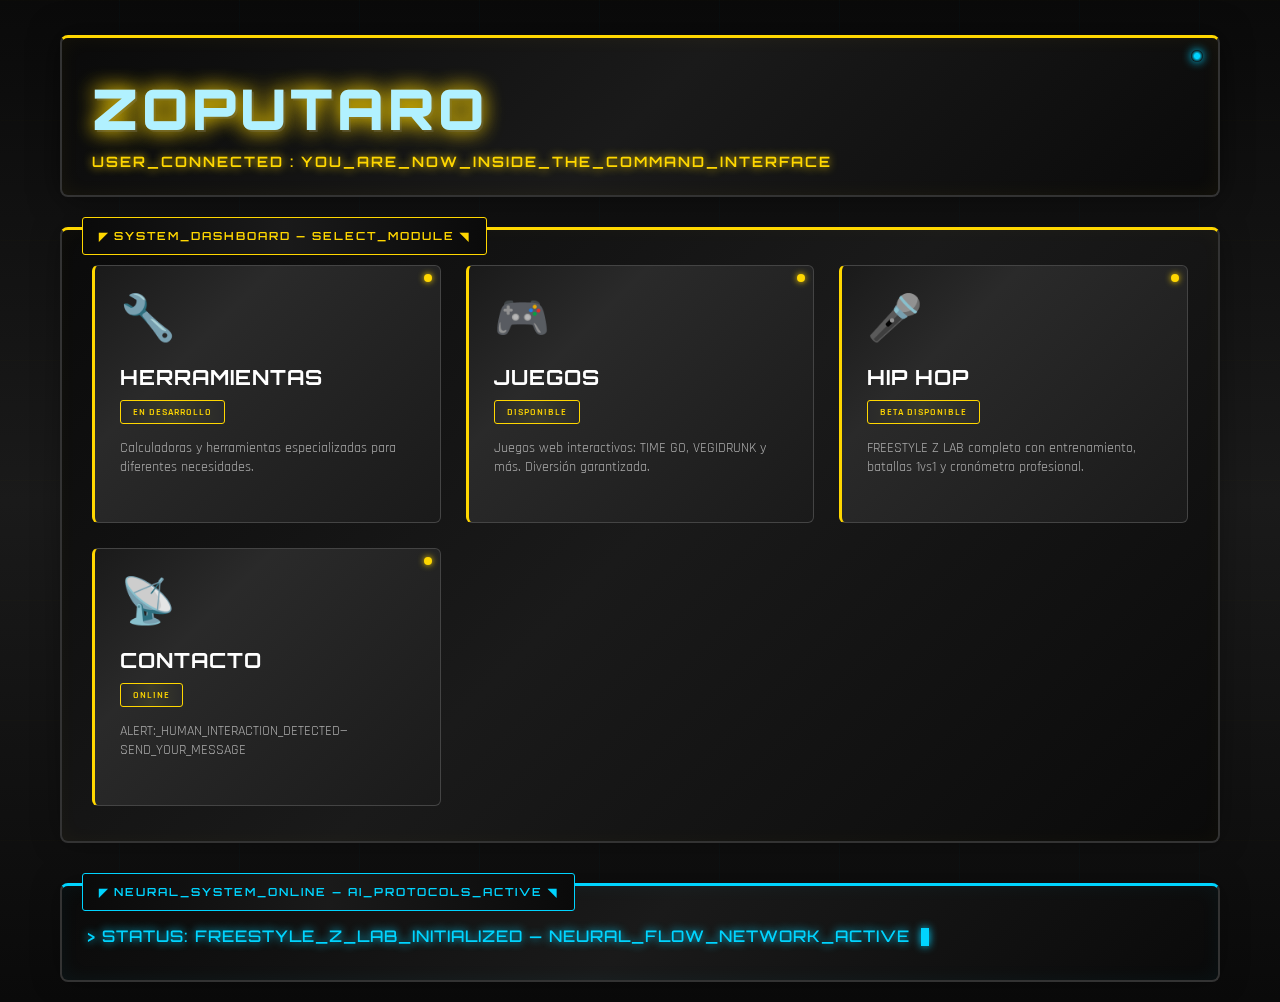
<file: index.html>
<!DOCTYPE html>
<html lang="es">
<head>
    <meta charset="UTF-8">
    <meta name="viewport" content="width=device-width, initial-scale=1.0">
    <title>ZOPUTARO</title>
    <link href="https://fonts.googleapis.com/css2?family=Orbitron:wght@400;600;700;800;900&family=Rajdhani:wght@400;500;600;700&display=swap" rel="stylesheet">
    <style>
        * {
            margin: 0;
            padding: 0;
            box-sizing: border-box;
        }

        body {
            background: linear-gradient(180deg, #0a0a0a 0%, #1a1a1a 50%, #0a0a0a 100%);
            color: #ffffff;
            font-family: 'Rajdhani', sans-serif;
            min-height: 100vh;
            overflow-x: hidden;
            position: relative;
        }

            /* Subtle circuit traces background */
            body::before {
                content: "";
                position: fixed;
                top: 0;
                left: 0;
                width: 100%;
                height: 100%;
                background: linear-gradient(90deg, transparent 99%, rgba(0, 212, 255, 0.03) 100%), linear-gradient(0deg, transparent 99%, rgba(255, 215, 0, 0.02) 100%);
                background-size: 120px 120px;
                pointer-events: none;
                z-index: 1;
            }

        .container {
            max-width: 1200px;
            margin: 0 auto;
            padding: 20px;
            position: relative;
            z-index: 2;
        }

        /* Header estilo consola futurista */
        .header {
            background: linear-gradient(135deg, #0a0a0a 0%, #1a1a1a 50%, #0a0a0a 100%);
            border: 2px solid #333333;
            border-top: 3px solid #ffd700;
            padding: 35px 30px 25px 30px;
            margin-bottom: 30px;
            margin-top: 15px;
            position: relative;
            border-radius: 8px;
            box-shadow: inset 0 0 20px rgba(255, 215, 0, 0.05), 0 0 30px rgba(0, 0, 0, 0.5);
        }

            /* Status LED indicator */
            .header::after {
                content: "";
                position: absolute;
                top: 12px;
                right: 15px;
                width: 12px;
                height: 12px;
                background: radial-gradient(circle, #00d4ff 30%, transparent 70%);
                border-radius: 50%;
                animation: pulse-status 3s infinite;
                box-shadow: 0 0 10px #00d4ff;
            }

        @keyframes pulse-status {
            0%, 100% {
                opacity: 1;
                transform: scale(1);
            }

            50% {
                opacity: 0.4;
                transform: scale(1.2);
            }
        }

        h1 {
            font-family: 'Orbitron', monospace;
            font-size: 3.5rem;
            font-weight: 900;
            color: #ffffff;
            text-transform: uppercase;
            letter-spacing: 4px;
            margin: 0;
            position: relative;
            display: inline-block;
            text-shadow: 0 0 20px #ffd700, 2px 2px 0px #333333;
        }

            /* Glitch sutil en el título */
            h1::before {
                content: "ZOPUTARO";
                position: absolute;
                top: 0;
                left: 0;
                width: 100%;
                height: 100%;
                color: #00d4ff;
                opacity: 0.3;
                animation: subtle-glitch 6s infinite linear;
            }

        @keyframes subtle-glitch {
            0%, 90%, 100% {
                transform: translateX(0);
                opacity: 0;
            }

            91%, 94% {
                transform: translateX(2px);
                opacity: 0.3;
            }

            92%, 93% {
                transform: translateX(-1px);
                opacity: 0.5;
            }
        }

        .header-subtitle {
            font-size: 0.9rem;
            color: #ffd700;
            margin-top: 8px;
            font-weight: 600;
            letter-spacing: 2px;
            text-transform: uppercase;
            text-shadow: 0 0 8px #ffd700;
            font-family: 'Orbitron', monospace;
        }

        /* Sections */
        .section {
            display: none;
        }

            .section.active {
                display: block;
            }

        /* INICIO - Dashboard Section */
        .dashboard-section {
            background: linear-gradient(135deg, #0a0a0a 0%, #1a1a1a 50%, #0a0a0a 100%);
            border: 2px solid #333333;
            border-top: 3px solid #ffd700;
            padding: 35px 30px;
            margin-bottom: 30px;
            position: relative;
            border-radius: 8px;
            box-shadow: inset 0 0 20px rgba(255, 215, 0, 0.03), 0 0 30px rgba(0, 0, 0, 0.3);
        }

            /* Header label */
            .dashboard-section::before {
                content: "◤ SYSTEM_DASHBOARD — SELECT_MODULE ◥";
                position: absolute;
                top: -13px;
                left: 20px;
                background: linear-gradient(90deg, #0a0a0a, #1a1a1a, #0a0a0a);
                color: #ffd700;
                padding: 6px 16px;
                font-size: 0.7rem;
                font-weight: 600;
                letter-spacing: 2px;
                border: 1px solid #ffd700;
                font-family: 'Orbitron', monospace;
                height: 24px;
                display: flex;
                align-items: center;
                border-radius: 3px;
            }

        .dashboard-grid {
            display: grid;
            grid-template-columns: repeat(auto-fit, minmax(280px, 1fr));
            gap: 25px;
        }

        /* DASHBOARD CARDS */
        .dashboard-card {
            background: linear-gradient(135deg, #1a1a1a 0%, #2a2a2a 30%, #1a1a1a 100%);
            border: 1px solid #444444;
            border-left: 3px solid #ffd700;
            padding: 25px;
            position: relative;
            border-radius: 6px;
            transition: all 0.3s ease;
            cursor: pointer;
        }

            .dashboard-card:hover {
                border-left-color: #00d4ff;
                background: linear-gradient(135deg, #1a1a1a 0%, #0a2a3a 30%, #1a1a1a 100%);
                box-shadow: inset 0 0 15px rgba(0, 212, 255, 0.05), 0 0 20px rgba(0, 212, 255, 0.15);
            }

            .dashboard-card::after {
                content: "";
                position: absolute;
                top: 8px;
                right: 8px;
                width: 8px;
                height: 8px;
                background: #ffd700;
                border-radius: 50%;
                box-shadow: 0 0 6px #ffd700;
                transition: all 0.3s ease;
            }

            .dashboard-card:hover::after {
                background: #00d4ff;
                box-shadow: 0 0 8px #00d4ff;
            }

        .dashboard-icon {
            font-size: 2.8rem;
            margin-bottom: 15px;
            display: block;
            opacity: 0.9;
        }

        .dashboard-title {
            font-family: 'Orbitron', monospace;
            font-size: 1.3rem;
            font-weight: 700;
            color: #ffffff;
            margin-bottom: 10px;
            text-transform: uppercase;
            letter-spacing: 1px;
        }

        .dashboard-preview {
            color: #aaaaaa;
            font-size: 0.85rem;
            line-height: 1.4;
            margin-bottom: 20px;
        }

        .dashboard-status {
            background: linear-gradient(90deg, #2a2a2a, #3a3a2a, #2a2a2a);
            color: #ffd700;
            padding: 4px 12px;
            font-size: 0.65rem;
            font-weight: 600;
            text-transform: uppercase;
            letter-spacing: 1px;
            border: 1px solid #ffd700;
            border-radius: 3px;
            display: inline-block;
            margin-bottom: 15px;
        }

        /* CONTENT SECTIONS */
        .content-section {
            background: linear-gradient(135deg, #0a0a0a 0%, #1a1a1a 50%, #0a0a0a 100%);
            border: 2px solid #333333;
            border-top: 3px solid #ffd700;
            padding: 35px 30px;
            margin-bottom: 30px;
            position: relative;
            border-radius: 8px;
            box-shadow: inset 0 0 20px rgba(255, 215, 0, 0.03), 0 0 30px rgba(0, 0, 0, 0.3);
        }

            /* Headers */
            .content-section::before {
                position: absolute;
                top: -13px;
                left: 20px;
                background: linear-gradient(90deg, #0a0a0a, #1a1a1a, #0a0a0a);
                color: #ffd700;
                padding: 6px 16px;
                font-size: 0.7rem;
                font-weight: 600;
                letter-spacing: 2px;
                border: 1px solid #ffd700;
                font-family: 'Orbitron', monospace;
                height: 24px;
                display: flex;
                align-items: center;
                border-radius: 3px;
            }

        .games-section::before {
            content: "◤ GAME_ARCHIVE_DATABASE ◥";
        }

        .tools-section::before {
            content: "◤ TOOLS_SYSTEM_DATABASE ◥";
        }

        .hiphop-section::before {
            content: "◤ FREESTYLE_NEURAL_NETWORK ◥";
        }

        .contact-section::before {
            content: "◤ COMMUNICATION_PROTOCOLS ◥";
        }

        .content-grid {
            display: grid;
            grid-template-columns: repeat(auto-fit, minmax(300px, 1fr));
            gap: 25px;
        }

        /* CONTENT CARDS */
        .content-card {
            background: linear-gradient(135deg, #0a0a0a 0%, #1a1a1a 50%, #0a0a0a 100%);
            border: 2px solid #333333;
            border-left: 4px solid #00d4ff;
            padding: 25px;
            margin-bottom: 20px;
            position: relative;
            border-radius: 6px;
        }

            .content-card::after {
                content: "";
                position: absolute;
                top: 10px;
                right: 10px;
                width: 8px;
                height: 8px;
                background: #00d4ff;
                border-radius: 50%;
                box-shadow: 0 0 10px #00d4ff;
            }

        .content-header {
            display: flex;
            align-items: center;
            margin-bottom: 15px;
        }

        .content-icon {
            font-size: 3rem;
            margin-right: 20px;
            filter: grayscale(100%) brightness(1.2);
        }

        .content-title {
            font-family: 'Orbitron', monospace;
            font-size: 1.8rem;
            font-weight: 800;
            color: #00d4ff;
            text-transform: uppercase;
            letter-spacing: 2px;
            margin: 0;
            text-shadow: 0 0 12px #00d4ff;
        }

        .content-subtitle {
            font-size: 0.8rem;
            color: #888888;
            text-transform: uppercase;
            letter-spacing: 1px;
            margin-top: 5px;
        }

        .content-description {
            color: #cccccc;
            font-size: 0.9rem;
            line-height: 1.5;
            margin-bottom: 20px;
            border-left: 3px solid #333333;
            padding-left: 15px;
        }

        .content-features {
            display: grid;
            grid-template-columns: repeat(auto-fit, minmax(120px, 1fr));
            gap: 10px;
            margin-bottom: 20px;
        }

        .feature-tag {
            background: linear-gradient(90deg, #1a1a1a, #2a2a2a, #1a1a1a);
            color: #ffd700;
            padding: 6px 12px;
            font-size: 0.7rem;
            font-weight: 600;
            text-transform: uppercase;
            letter-spacing: 1px;
            border: 1px solid #333333;
            text-align: center;
            border-radius: 4px;
        }

        .content-controls {
            display: flex;
            gap: 15px;
            align-items: center;
            flex-wrap: wrap;
        }

        /* BOTONES DE ACCIÓN */
        .play-button {
            background: linear-gradient(135deg, #ffd700, #ffb700, #ffd700);
            color: #000000;
            border: none;
            padding: 14px 28px;
            font-family: 'Orbitron', monospace;
            font-weight: 700;
            font-size: 0.9rem;
            text-transform: uppercase;
            letter-spacing: 1px;
            cursor: pointer;
            transition: all 0.3s ease;
            position: relative;
            border-radius: 6px;
            text-decoration: none;
            display: inline-block;
            box-shadow: 0 0 20px rgba(255, 215, 0, 0.4), inset 0 1px 0 rgba(255, 255, 255, 0.2);
        }

            .play-button::before {
                content: "";
                position: absolute;
                top: 2px;
                right: 2px;
                width: 6px;
                height: 6px;
                background: #ff8c00;
                border-radius: 50%;
                box-shadow: 0 0 8px #ff8c00;
            }

            .play-button:hover {
                background: linear-gradient(135deg, #ffb700, #ff9500, #ffb700);
                transform: translateY(-3px);
                box-shadow: 0 6px 25px rgba(255, 215, 0, 0.6), inset 0 1px 0 rgba(255, 255, 255, 0.3);
            }

                .play-button:hover::before {
                    background: #00d4ff;
                    box-shadow: 0 0 12px #00d4ff;
                }

        /* Device Selection Button */
        .device-select-button {
            background: linear-gradient(135deg, #4a90e2, #357abd, #4a90e2);
            color: #ffffff;
            border: none;
            padding: 12px 22px;
            font-family: 'Orbitron', monospace;
            font-weight: 600;
            font-size: 0.8rem;
            text-transform: uppercase;
            letter-spacing: 1px;
            cursor: pointer;
            transition: all 0.3s ease;
            position: relative;
            border-radius: 5px;
            text-decoration: none;
            display: inline-block;
            margin-right: 10px;
            box-shadow: 0 0 15px rgba(74, 144, 226, 0.3), inset 0 1px 0 rgba(255, 255, 255, 0.1);
        }

            .device-select-button::before {
                content: "";
                position: absolute;
                top: 2px;
                right: 2px;
                width: 5px;
                height: 5px;
                background: #00d4ff;
                border-radius: 50%;
                box-shadow: 0 0 6px #00d4ff;
            }

            .device-select-button:hover {
                background: linear-gradient(135deg, #357abd, #2968a3, #357abd);
                transform: translateY(-2px);
                box-shadow: 0 4px 20px rgba(74, 144, 226, 0.5), inset 0 1px 0 rgba(255, 255, 255, 0.2);
            }

        .content-status {
            background: linear-gradient(90deg, #333333, #2a3a4a, #333333);
            color: #00d4ff;
            padding: 6px 15px;
            font-size: 0.7rem;
            font-weight: 600;
            text-transform: uppercase;
            letter-spacing: 1px;
            border: 1px solid #00d4ff;
            border-radius: 4px;
            text-shadow: 0 0 6px #00d4ff;
        }

        /* Back button */
        .back-button {
            background: linear-gradient(135deg, #4a4a4a, #5a5a5a, #4a4a4a);
            color: #ffffff;
            border: none;
            padding: 8px 16px;
            font-family: 'Orbitron', monospace;
            font-weight: 600;
            font-size: 0.7rem;
            text-transform: uppercase;
            letter-spacing: 1px;
            cursor: pointer;
            transition: all 0.3s ease;
            border-radius: 4px;
            margin-bottom: 20px;
            display: inline-block;
            text-decoration: none;
        }

            .back-button:hover {
                background: linear-gradient(135deg, #ffd700, #ffb700, #ffd700);
                color: #000000;
                transform: translateY(-1px);
                box-shadow: 0 2px 10px rgba(255, 215, 0, 0.3);
            }

        /* TOOL CARDS */
        .tool-card {
            background: linear-gradient(135deg, #0a0a0a 0%, #1a1a1a 50%, #0a0a0a 100%);
            border: 1px solid #333333;
            border-left: 3px solid #ffd700;
            padding: 25px;
            position: relative;
            border-radius: 8px;
            transition: all 0.3s ease;
        }

            .tool-card:hover {
                border-left-color: #00d4ff;
                box-shadow: inset 0 0 15px rgba(0, 212, 255, 0.05), 0 0 20px rgba(0, 212, 255, 0.1);
            }

            .tool-card::after {
                content: "";
                position: absolute;
                top: 8px;
                right: 8px;
                width: 6px;
                height: 6px;
                background: #ffd700;
                border-radius: 50%;
                box-shadow: 0 0 6px #ffd700;
                transition: all 0.3s ease;
            }

            .tool-card:hover::after {
                background: #00d4ff;
                box-shadow: 0 0 8px #00d4ff;
            }

        .tool-icon {
            font-size: 2.5rem;
            margin-bottom: 15px;
            display: block;
            filter: grayscale(100%) brightness(1.2);
        }

        .tool-title {
            font-family: 'Orbitron', monospace;
            font-size: 1.2rem;
            font-weight: 700;
            color: #ffffff;
            margin-bottom: 12px;
            text-transform: uppercase;
            letter-spacing: 1px;
        }

        .tool-desc {
            color: #cccccc;
            font-size: 0.85rem;
            line-height: 1.4;
            margin-bottom: 20px;
        }

        .tool-status {
            background: linear-gradient(90deg, #333333, #4a4a2a, #333333);
            color: #ffd700;
            padding: 6px 15px;
            font-size: 0.7rem;
            font-weight: 600;
            text-transform: uppercase;
            letter-spacing: 1px;
            border: 1px solid #ffd700;
            border-radius: 4px;
            text-shadow: 0 0 6px #ffd700;
        }

        /* Terminal Footer */
        .terminal-footer {
            background: linear-gradient(135deg, #0a0a0a 0%, #1a1a1a 50%, #0a0a0a 100%);
            border: 2px solid #333333;
            border-top: 3px solid #00d4ff;
            padding: 30px 25px;
            font-family: 'Orbitron', monospace;
            position: relative;
            border-radius: 8px;
            margin-top: 40px;
            box-shadow: inset 0 0 20px rgba(0, 212, 255, 0.05), 0 0 30px rgba(0, 0, 0, 0.3);
        }

            .terminal-footer::before {
                content: "◤ NEURAL_SYSTEM_ONLINE — AI_PROTOCOLS_ACTIVE ◥";
                position: absolute;
                top: -13px;
                left: 20px;
                background: linear-gradient(90deg, #0a0a0a, #1a1a1a, #0a0a0a);
                color: #00d4ff;
                padding: 6px 16px;
                font-size: 0.7rem;
                font-weight: 600;
                letter-spacing: 2px;
                border: 1px solid #00d4ff;
                height: 24px;
                display: flex;
                align-items: center;
                border-radius: 3px;
            }

        .terminal-text {
            color: #00d4ff;
            font-size: 1rem;
            font-weight: 500;
            letter-spacing: 1px;
            text-shadow: 0 0 8px #00d4ff;
            line-height: 1.6;
            margin-top: 8px;
            min-height: 25px;
        }

        .terminal-cursor {
            display: inline-block;
            width: 8px;
            height: 18px;
            background: #00d4ff;
            margin-left: 5px;
            animation: blink 1.2s infinite;
            box-shadow: 0 0 8px #00d4ff;
            vertical-align: middle;
        }

        @keyframes blink {
            0%, 50% {
                opacity: 1;
            }

            51%, 100% {
                opacity: 0;
            }
        }

        /* ========== RESPONSIVE DESIGN MEJORADO ========== */

        /* Tablets */
        @media screen and (max-width: 1024px) {
            .container {
                padding: 18px;
                max-width: 100%;
            }

            h1 {
                font-size: 3rem;
                letter-spacing: 3px;
            }

            .header {
                padding: 30px 25px 20px 25px;
                margin-bottom: 25px;
            }

            .dashboard-grid, .content-grid {
                grid-template-columns: repeat(auto-fit, minmax(250px, 1fr));
                gap: 20px;
            }
        }

        /* Mobile Landscape */
        @media screen and (max-width: 768px) and (orientation: landscape) {
            .container {
                padding: 10px;
            }

            .header {
                padding: 15px 20px 10px 20px;
                margin-bottom: 15px;
                margin-top: 5px;
            }

            h1 {
                font-size: 2.2rem;
                letter-spacing: 2px;
            }

            .header-subtitle {
                font-size: 0.65rem;
                margin-top: 5px;
            }

            .dashboard-section, .content-section {
                padding: 20px 15px;
                margin-bottom: 15px;
            }

                .dashboard-section::before,
                .content-section::before,
                .terminal-footer::before {
                    font-size: 0.6rem;
                    padding: 4px 12px;
                    left: 15px;
                }

            .dashboard-grid, .content-grid {
                grid-template-columns: repeat(auto-fit, minmax(180px, 1fr));
                gap: 15px;
            }

            .dashboard-card, .content-card, .tool-card {
                padding: 15px;
            }

            .dashboard-icon, .tool-icon {
                font-size: 2.2rem;
            }

            .content-icon {
                font-size: 2.5rem;
                margin-right: 15px;
            }

            .dashboard-title, .tool-title {
                font-size: 1rem;
            }

            .content-title {
                font-size: 1.3rem;
            }

            .terminal-footer {
                padding: 15px;
                margin-top: 20px;
            }

            .terminal-text {
                font-size: 0.75rem;
            }
        }

        /* Mobile Portrait - FIJO PRINCIPAL */
        @media screen and (max-width: 768px) and (orientation: portrait) {
            .container {
                padding: 15px;
                max-width: 100%;
            }

            .header {
                padding: 20px 15px 15px 15px;
                margin-bottom: 20px;
                margin-top: 5px;
            }

            h1 {
                font-size: 2.5rem;
                letter-spacing: 2px;
                text-align: center;
                width: 100%;
            }

            .header-subtitle {
                font-size: 0.7rem;
                text-align: center;
                margin-top: 8px;
                line-height: 1.3;
                word-wrap: break-word;
            }

            .dashboard-section, .content-section {
                padding: 20px 15px;
                margin-bottom: 20px;
            }

                .dashboard-section::before,
                .content-section::before,
                .terminal-footer::before {
                    font-size: 0.6rem;
                    padding: 4px 10px;
                    left: 10px;
                    white-space: nowrap;
                    overflow: hidden;
                    text-overflow: ellipsis;
                    max-width: 90%;
                }

            .dashboard-grid, .content-grid {
                grid-template-columns: 1fr;
                gap: 20px;
            }

            .dashboard-card {
                padding: 20px;
                text-align: center;
            }

            .dashboard-icon {
                font-size: 3.5rem;
                margin-bottom: 20px;
            }

            .dashboard-title {
                font-size: 1.2rem;
                margin-bottom: 15px;
            }

            .dashboard-preview {
                font-size: 0.9rem;
                line-height: 1.5;
                margin-bottom: 20px;
            }

            .content-card {
                padding: 20px;
            }

            .content-header {
                flex-direction: column;
                text-align: center;
                margin-bottom: 20px;
            }

            .content-icon {
                font-size: 3.5rem;
                margin-right: 0;
                margin-bottom: 15px;
            }

            .content-title {
                font-size: 1.5rem;
                text-align: center;
            }

            .content-subtitle {
                text-align: center;
            }

            .content-features {
                grid-template-columns: repeat(2, 1fr);
                gap: 8px;
                margin-bottom: 25px;
            }

            .feature-tag {
                font-size: 0.65rem;
                padding: 8px 6px;
            }

            .content-controls {
                justify-content: center;
                gap: 15px;
            }

            .play-button {
                padding: 16px 32px;
                font-size: 0.9rem;
                min-width: 160px;
            }

            .device-select-button {
                padding: 12px 20px;
                font-size: 0.8rem;
                margin-right: 0;
                min-width: 120px;
            }

            .tool-card {
                padding: 20px;
                text-align: center;
            }

            .tool-icon {
                font-size: 3.2rem;
            }

            .tool-title {
                font-size: 1.1rem;
            }

            .terminal-footer {
                padding: 20px 15px;
                margin-top: 25px;
            }

            .terminal-text {
                font-size: 0.8rem;
                text-align: center;
            }
        }

        /* Small Mobile - ESPECÍFICO */
        @media screen and (max-width: 480px) {
            .container {
                padding: 12px;
            }

            .header {
                padding: 18px 12px 12px 12px;
                margin-bottom: 18px;
            }

            h1 {
                font-size: 2rem;
                letter-spacing: 1px;
            }

            .header-subtitle {
                font-size: 0.65rem;
                line-height: 1.4;
            }

            .dashboard-section, .content-section {
                padding: 18px 12px;
                margin-bottom: 18px;
            }

                .dashboard-section::before,
                .content-section::before,
                .terminal-footer::before {
                    font-size: 0.55rem;
                    padding: 3px 8px;
                    left: 8px;
                }

            .dashboard-card, .tool-card, .content-card {
                padding: 18px;
            }

            .dashboard-icon, .tool-icon {
                font-size: 3rem;
            }

            .content-icon {
                font-size: 3.2rem;
            }

            .dashboard-title, .tool-title {
                font-size: 1rem;
            }

            .content-title {
                font-size: 1.3rem;
            }

            .content-features {
                grid-template-columns: 1fr;
                gap: 6px;
            }

            .feature-tag {
                font-size: 0.6rem;
                padding: 6px 8px;
            }

            .play-button {
                padding: 14px 28px;
                font-size: 0.8rem;
                min-width: 140px;
            }

            .device-select-button {
                padding: 10px 16px;
                font-size: 0.7rem;
                min-width: 100px;
            }

            .terminal-footer {
                padding: 18px 12px;
                margin-top: 20px;
            }

            .terminal-text {
                font-size: 0.75rem;
            }
        }

        /* Extra Small Mobile */
        @media screen and (max-width: 360px) {
            .container {
                padding: 10px;
            }

            h1 {
                font-size: 1.8rem;
                letter-spacing: 0.5px;
            }

            .header {
                padding: 15px 10px 10px 10px;
            }

            .header-subtitle {
                font-size: 0.6rem;
            }

            .dashboard-section, .content-section {
                padding: 15px 10px;
            }

                .dashboard-section::before,
                .content-section::before,
                .terminal-footer::before {
                    font-size: 0.5rem;
                    padding: 2px 6px;
                    left: 5px;
                }

            .dashboard-card, .content-card, .tool-card {
                padding: 15px;
            }

            .content-icon, .dashboard-icon, .tool-icon {
                font-size: 2.5rem;
            }

            .content-title {
                font-size: 1.1rem;
            }

            .dashboard-title, .tool-title {
                font-size: 0.95rem;
            }

            .play-button {
                padding: 12px 24px;
                font-size: 0.75rem;
                min-width: 120px;
            }

            .device-select-button {
                padding: 8px 14px;
                font-size: 0.65rem;
                min-width: 90px;
            }

            .terminal-footer {
                padding: 15px 10px;
            }

            .terminal-text {
                font-size: 0.7rem;
            }
        }

        /* Touch Improvements */
        @media screen and (max-width: 768px) {
            /* Touch targets */
            .dashboard-card,
            .play-button,
            .device-select-button,
            .back-button {
                min-height: 44px;
                touch-action: manipulation;
            }

                /* Remove hover effects on mobile */
                .dashboard-card:hover,
                .tool-card:hover {
                    transform: none;
                    box-shadow: none;
                }

                .play-button:hover,
                .device-select-button:hover,
                .back-button:hover {
                    transform: none;
                }

            /* Better readability */
            .content-description,
            .dashboard-preview,
            .tool-desc {
                line-height: 1.6;
            }

            /* Word wrapping */
            .header-subtitle,
            .terminal-text {
                word-wrap: break-word;
                overflow-wrap: break-word;
                hyphens: auto;
            }

            /* Ensure content doesn't overflow */
            .dashboard-section::before,
            .content-section::before,
            .terminal-footer::before {
                max-width: calc(100% - 40px);
                overflow: hidden;
                text-overflow: ellipsis;
                white-space: nowrap;
            }
        }
    </style>
</head>
<body>
    <div class="container">
        <header class="header">
            <h1>ZOPUTARO</h1>
            <div class="header-subtitle">USER_CONNECTED : YOU_ARE_NOW_INSIDE_THE_COMMAND_INTERFACE</div>
        </header>

        <!-- INICIO - DASHBOARD SECTION -->
        <section id="inicio" class="section active">
            <div class="dashboard-section">
                <div class="dashboard-grid">
                    <div class="dashboard-card" onclick="goToSection('herramientas')">
                        <div class="dashboard-icon">🔧</div>
                        <h3 class="dashboard-title">HERRAMIENTAS</h3>
                        <div class="dashboard-status">EN DESARROLLO</div>
                        <p class="dashboard-preview">Calculadoras y herramientas especializadas para diferentes necesidades.</p>
                    </div>

                    <div class="dashboard-card" onclick="goToSection('juegos')">
                        <div class="dashboard-icon">🎮</div>
                        <h3 class="dashboard-title">JUEGOS</h3>
                        <div class="dashboard-status">DISPONIBLE</div>
                        <p class="dashboard-preview">Juegos web interactivos: TIME GO, VEGIDRUNK y más. Diversión garantizada.</p>
                    </div>

                    <div class="dashboard-card" onclick="goToSection('hiphop')">
                        <div class="dashboard-icon">🎤</div>
                        <h3 class="dashboard-title">HIP HOP</h3>
                        <div class="dashboard-status">BETA DISPONIBLE</div>
                        <p class="dashboard-preview">FREESTYLE Z LAB completo con entrenamiento, batallas 1vs1 y cronómetro profesional.</p>
                    </div>

                    <div class="dashboard-card" onclick="goToSection('contacto')">
                        <div class="dashboard-icon">📡</div>
                        <h3 class="dashboard-title">CONTACTO</h3>
                        <div class="dashboard-status">ONLINE</div>
                        <p class="dashboard-preview">ALERT:_HUMAN_INTERACTION_DETECTED—SEND_YOUR_MESSAGE</p>
                    </div>
                </div>
            </div>
        </section>

        <!-- SECCIÓN JUEGOS - CONTENIDO REAL -->
        <section id="juegos" class="section">
            <button class="back-button" onclick="goToSection('inicio')">← VOLVER AL DASHBOARD</button>
            <div class="content-section games-section">
                <div class="content-card">
                    <div class="content-header">
                        <div class="content-icon">⏰</div>
                        <div>
                            <h2 class="content-title">TIME GO</h2>
                            <div class="content-subtitle">Party Game Classic</div>
                        </div>
                    </div>
                    <div class="content-description">
                        El clásico juego de adivinar palabras online estilo Time's Up. Juega en equipos, tres rondas (descripción, palabra clave y mímica), ideal para fiestas. Perfecto para móvil, compatible con PC. Gratis y sin instalar nada.
                    </div>
                    <div class="content-features">
                        <div class="feature-tag">📱 MÓVIL</div>
                        <div class="feature-tag">👥 MULTIJUGADOR</div>
                        <div class="feature-tag">⏱️ TIEMPO REAL</div>
                        <div class="feature-tag">🎉 PARTY GAME</div>
                    </div>
                    <div class="content-controls">
                        <a href="games/timego.html" class="play-button">▶️ JUGAR AHORA</a>
                        <div class="content-status">DISPONIBLE</div>
                    </div>
                </div>

                <div class="content-card">
                    <div class="content-header">
                        <div class="content-icon">🍺</div>
                        <div>
                            <h2 class="content-title">VEGIDRUNK</h2>
                            <div class="content-subtitle">Drinking Game</div>
                        </div>
                    </div>
                    <div class="content-description">
                        Juega a Vegidrunk, el mejor juego de beber online multijugador. Compatible con móvil y PC. Reta a tus amigos con cartas, desafíos, cadenas y mucho alcohol. ¡Diversión garantizada y gratis!
                    </div>
                    <div class="content-features">
                        <div class="feature-tag">🍻 DRINKING</div>
                        <div class="feature-tag">👥 MULTIJUGADOR</div>
                        <div class="feature-tag">🎭 DESAFÍOS</div>
                        <div class="feature-tag">🔥 PARTY GAME</div>
                    </div>
                    <div class="content-controls">
                        <a href="#" onclick="detectDevice('vegidrunk')" class="device-select-button">📱 MÓVIL</a>
                        <a href="#" onclick="detectDevice('vegidrunk')" class="device-select-button">💻 PC</a>
                        <div class="content-status">DISPONIBLE</div>
                    </div>
                </div>

                <!-- Placeholder para futuros juegos -->
                <div class="content-card" style="opacity: 0.6;">
                    <div class="content-header">
                        <div class="content-icon">🎯</div>
                        <div>
                            <h2 class="content-title">PRÓXIMO JUEGO</h2>
                            <div class="content-subtitle">Coming Soon</div>
                        </div>
                    </div>
                    <div class="content-description">
                        El siguiente juego está en desarrollo. ¡Mantente atento para más diversión!
                    </div>
                    <div class="content-features">
                        <div class="feature-tag">🚧 EN DESARROLLO</div>
                    </div>
                    <div class="content-controls">
                        <div class="play-button" style="opacity: 0.5; cursor: not-allowed;">🔒 PRÓXIMAMENTE</div>
                        <div class="content-status">EN DESARROLLO</div>
                    </div>
                </div>
            </div>
        </section>

        <!-- SECCIÓN HERRAMIENTAS - CONTENIDO REAL -->
        <section id="herramientas" class="section">
            <button class="back-button" onclick="goToSection('inicio')">← VOLVER AL DASHBOARD</button>
            <div class="content-section tools-section">
                <div class="content-grid">
                    <div class="tool-card">
                        <div class="tool-icon">🧮</div>
                        <h3 class="tool-title">CALCULADORAS</h3>
                        <p class="tool-desc">Calculadoras especializadas para diferentes necesidades.</p>
                        <div class="tool-status">PRÓXIMAMENTE</div>
                    </div>
                </div>
            </div>
        </section>

        <!-- SECCIÓN HIP HOP - CONTENIDO REAL -->
        <section id="hiphop" class="section">
            <button class="back-button" onclick="goToSection('inicio')">← VOLVER AL DASHBOARD</button>
            <div class="content-section hiphop-section">
                <!-- FREESTYLE Z LAB - Funcionalidad principal -->
                <div class="content-card">
                    <div class="content-header">
                        <div class="content-icon">🎤</div>
                        <div>
                            <h2 class="content-title" style="color: #00d4ff; text-shadow: 0 0 12px #00d4ff;">FREESTYLE Z LAB</h2>
                            <div class="content-subtitle">Training & Battle System</div>
                        </div>
                    </div>
                    <div class="content-description">
                        Laboratorio completo para entrenamiento de freestyle, batallas 1vs1 y torneos locales. Incluye cronómetro profesional, banco de instrumentales y generador de palabras aleatorias para competencias.
                    </div>
                    <div class="content-features">
                        <div class="feature-tag">🎵 INSTRUMENTALES</div>
                        <div class="feature-tag">⏱️ CRONÓMETRO</div>
                        <div class="feature-tag">🥊 BATALLAS 1VS1</div>
                        <div class="feature-tag">🏆 TORNEOS</div>
                        <div class="feature-tag">📝 GENERADOR PALABRAS</div>
                    </div>
                    <div class="content-controls">
                        <a href="hiphop/freestylezlab/freestylezlab.html" class="play-button">🎤 ENTRAR AL LAB</a>
                        <div class="content-status" style="color: #00d4ff; border-color: #00d4ff; text-shadow: 0 0 6px #00d4ff;">BETA DISPONIBLE</div>
                    </div>
                </div>

                <!-- LIBRARY CRATEZ - Nueva funcionalidad -->
                <div class="content-card">
                    <div class="content-header">
                        <div class="content-icon">🎛️</div>
                        <div>
                            <h2 class="content-title" style="color: #ffd700; text-shadow: 0 0 12px #ffd700;">LIBRARY CRATEZ</h2>
                            <div class="content-subtitle">Beat & Instrumental Archive</div>
                        </div>
                    </div>
                    <div class="content-description">
                        Biblioteca completa de instrumentales organizados por BPM, estilo y mood. Descarga beats gratuitos, escucha previews y encuentra el sonido perfecto para tus sesiones de freestyle y batallas.
                    </div>
                    <div class="content-features">
                        <div class="feature-tag">🎵 BEATS ORIGINALES</div>
                        <div class="feature-tag">📊 FILTROS BPM</div>
                        <div class="feature-tag">🎧 PREVIEW ONLINE</div>
                        <div class="feature-tag">💾 DESCARGA GRATIS</div>
                        <div class="feature-tag">🎼 MULTIPLE GÉNEROS</div>
                    </div>
                    <div class="content-controls">
                        <a href="hiphop/librarycratez/librarycratez.html" class="play-button" style="background: linear-gradient(135deg, #ffd700, #ffb700, #ffd700);">🎛️ EXPLORAR LIBRARY</a>
                        <div class="content-status" style="color: #ffd700; border-color: #ffd700; text-shadow: 0 0 6px #ffd700; background: linear-gradient(90deg, #333333, #4a4a2a, #333333);">DISPONIBLE</div>
                    </div>
                </div>
            </div>
        </section>

        <!-- SECCIÓN CONTACTO - CONTENIDO REAL -->
        <section id="contacto" class="section">
            <button class="back-button" onclick="goToSection('inicio')">← VOLVER AL DASHBOARD</button>
            <div class="content-section contact-section">
                <div class="content-grid">
                    <div class="tool-card">
                        <div class="tool-icon">📧</div>
                        <h3 class="tool-title">REDES SOCIALES Y WEB</h3>
                        <p class="tool-desc">IG: @Zaiusaden</p>
                        <div class="tool-status">ALERT:_HUMAN_INTERACTION_DETECTED—SEND_YOUR_MESSAGE</div>
                    </div>
                </div>
            </div>
        </section>

        <footer class="terminal-footer">
            <div class="terminal-text">
                > STATUS: FREESTYLE_Z_LAB_INITIALIZED — NEURAL_FLOW_NETWORK_ACTIVE
                <span class="terminal-cursor"></span>
            </div>
        </footer>
    </div>

    <script>
        // Dashboard navigation
        function goToSection(sectionName) {
            // Hide all sections
            document.querySelectorAll('.section').forEach(section => {
                section.classList.remove('active');
            });

            // Show corresponding section
            document.getElementById(sectionName).classList.add('active');
            
            // Scroll to top of the page
            window.scrollTo(0, 0);
        }

        // Device detection for VEGIDRUNK
        function detectDevice(gameName) {
            const isMobile = /Android|webOS|iPhone|iPad|iPod|BlackBerry|IEMobile|Opera Mini/i.test(navigator.userAgent);

            if (event.target.textContent.includes('MÓVIL')) {
                window.location.href = `games/${gameName}-mobile.html`;
            } else if (event.target.textContent.includes('PC')) {
                window.location.href = `games/${gameName}-pc.html`;
            }
        }

        // AI Terminal messages - Updated with Hip Hop themed messages
        const messages = [
            "> SYSTEM CHECK: ALL SECURITY PROTOCOLS NOMINAL",
            "> FREESTYLE_Z_LAB: NEURAL_NETWORK_BEATS_SYNCHRONIZED",
            "> AI_MODULE: HIP_HOP_FLOW_ANALYSIS_ACTIVE",
            "> WARNING: CPU TEMPERATURE EXCEEDS SAFE THRESHOLDS",
            "> USER_AUTH: ZAIUSADEN_CREDENTIALS_ACCEPTED",
            "> FREESTYLE_ENGINE: WORD_GENERATOR_MODULE_LOADED",
            "> NETWORK: INSTRUMENTAL_LIBRARY_ACCESS_GRANTED",
            "> MODULE_LOAD: BATTLE_SYSTEM_PROTOCOLS_ENABLED",
            "> SYSTEM UPDATE: RHYME_PATTERN_ANALYSIS_V2.1_INSTALLED",
            "> LOG: FREESTYLE_SESSION_INITIATED_BY_USER_ZAIUSADEN",
            "> SECURITY_LAYER: STREET_CYPHER_ENCRYPTION_ACTIVE",
            "> AI_ENGINE: FLOW_DETECTION_ALGORITHMS_RUNNING",
            "> SESSION: MC_BATTLE_ARENA_CONNECTION_ESTABLISHED",
            "> WARNING: BEAT_SYNCHRONIZATION_DRIFT_DETECTED",
            "> STATUS: FREESTYLE_PERFORMANCE_ARCHIVED_FOR_ANALYSIS",
            "> AUTH_LOG: RAPPER_ID_ZAIUSADEN_ENTERED_THE_BOOTH",
            "> SYSTEM STATUS: MONITORING_LYRICAL_FREQUENCIES",
            "> INIT: URBAN_LINGUISTICS_PATCH_DEPLOYED",
            "> ALERT: EXCEPTIONAL_FLOW_PATTERNS_DETECTED",
            "> BACKUP COMPLETE: PHASE_3 — CYPHER_DATA_SYNCHRONIZED"
        ];

        let messageIndex = 0;
        setInterval(() => {
            messageIndex = (messageIndex + 1) % messages.length;
            document.querySelector('.terminal-text').innerHTML =
                messages[messageIndex] + '<span class="terminal-cursor"></span>';
        }, 4000);
    </script>
</body>
</html>
</file>
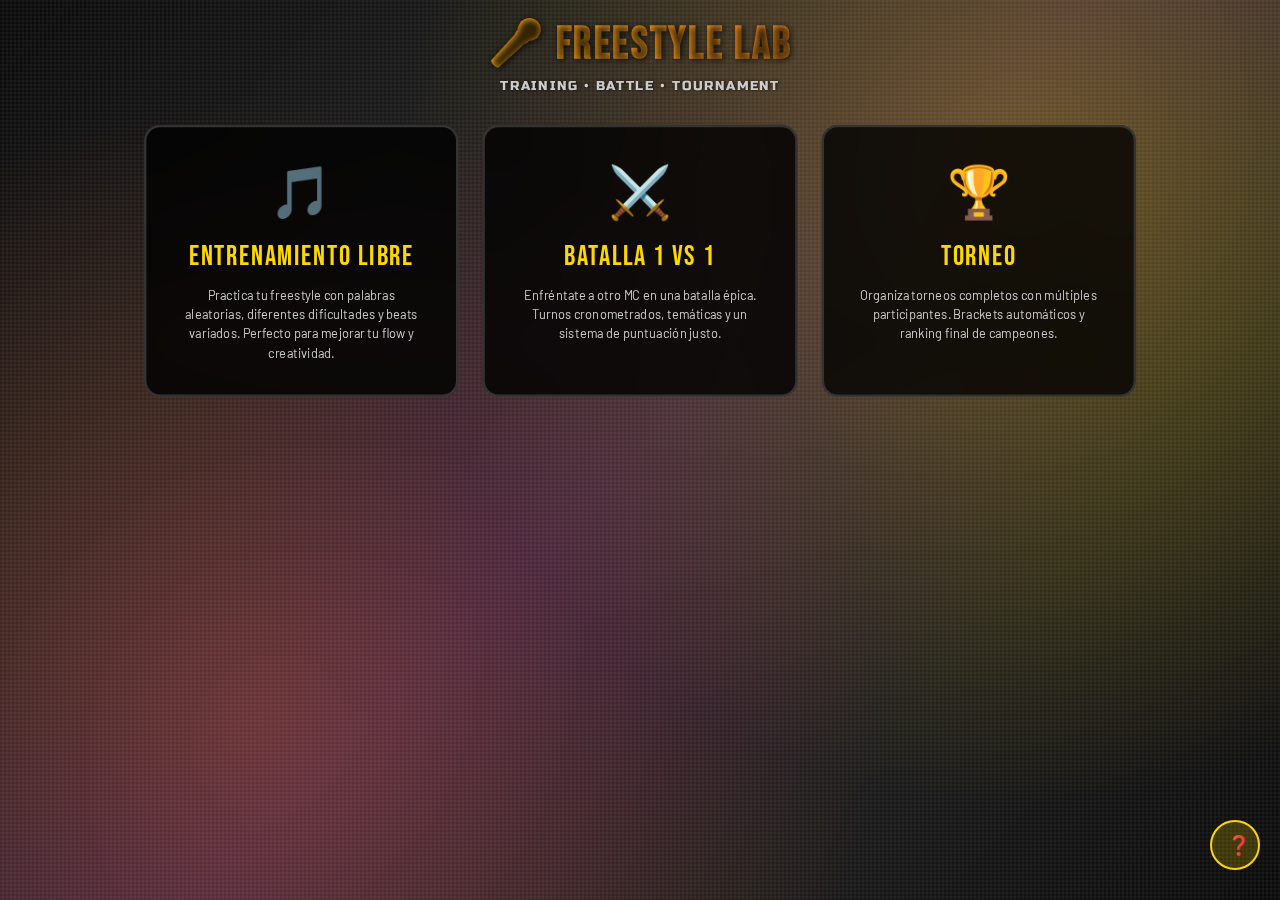
<file: hiphop/index.html>
<!DOCTYPE html>
<html lang="es">
<head>
    <meta charset="UTF-8">
    <meta name="viewport" content="width=device-width, initial-scale=1.0">
    <title>🎤 Freestyle Training Lab</title>
    
    <link rel="stylesheet" href="styles/globals.css">
    <link rel="stylesheet" href="styles/animations.css">
    <link rel="stylesheet" href="styles/components.css">
    <link rel="stylesheet" href="styles/layout.css">
    <link rel="stylesheet" href="styles/training.css">
    <link rel="stylesheet" href="styles/battle.css">
    <link rel="stylesheet" href="styles/responsive.css">
</head>
<body>
    <div class="container">
        <div class="header">
            <h1 class="title">🎤 Freestyle Lab</h1>
            <p class="subtitle">Training • Battle • Tournament</p>
        </div>

        <div id="main-menu" class="view active">
            <div class="main-menu">
                <div class="menu-card" onclick="showView('freestyle-config')">
                    <div class="menu-card-icon">🎵</div>
                    <div class="menu-card-title">Entrenamiento Libre</div>
                    <div class="menu-card-desc">
                        Practica tu freestyle con palabras aleatorias, diferentes dificultades y beats variados. Perfecto para mejorar tu flow y creatividad.
                    </div>
                </div>

                <div class="menu-card" onclick="showView('battle-config'); initBattleConfig();">
                    <div class="menu-card-icon">⚔️</div>
                    <div class="menu-card-title">Batalla 1 vs 1</div>
                    <div class="menu-card-desc">
                        Enfréntate a otro MC en una batalla épica. Turnos cronometrados, temáticas y un sistema de puntuación justo.
                    </div>
                </div>

                <div class="menu-card" onclick="showComingSoon('Torneo')">
                    <div class="menu-card-icon">🏆</div>
                    <div class="menu-card-title">Torneo</div>
                    <div class="menu-card-desc">
                        Organiza torneos completos con múltiples participantes. Brackets automáticos y ranking final de campeones.
                    </div>
                </div>
            </div>
        </div>

        <div id="freestyle-config" class="view">
            <div class="config-area">
                <div class="config-header">
                    <button class="back-btn" onclick="showView('main-menu')">← Volver</button>
                    <div class="config-title">🎵 Configurar Entrenamiento</div>
                </div>

                <div class="controls-section">
                    <div class="control-group">
                        <h3>⏱️ Tiempo</h3>
                        <label>Duración</label>
                        <select id="duration-mode">
                            <option value="infinite">∞ Entrenamiento Infinito</option>
                            <option value="60" selected>1 minuto</option>
                            <option value="100">1 minuto 40 segundos</option>
                            <option value="120">2 minutos</option>
                            <option value="180">3 minutos</option>
                        </select>
                        <label>Tipo de Tiempo</label>
                        <div class="timer-mode-toggle">
                            <button id="timer-mode-btn" onclick="toggleTimerMode()" class="timer-mode-button bmp-mode">
                                <span id="timer-mode-text">TIEMPO BPM</span>
                            </button>
                            <div id="timer-mode-description" style="font-size: 1rem; color: #ccc;">
                                Sincronizado al BPM del beat (RECOMENDADO)
                            </div>
                        </div>
                    </div>

                    <div class="control-group">
                        <h3>🎯 Modo de Entrenamiento</h3>
                        <label>Selecciona el modo</label>
                        <select id="training-mode">
                            <option value="classic" selected>CLASSIC - Freestyle libre</option>
                            <option value="easy">EASY - Palabra cada 10 seg</option>
                            <option value="hard">HARD MODE - Palabra cada 5 seg</option>
                            <option value="insane">INSANE MODE - Palabra cada 4 seg</option>
                            <option value="thematic">TEMÁTICA - Modo temático</option>
                            <option value="rules">RULES - Reglas de batalla</option>
                        </select>
                    </div>
                </div>

                <div class="control-group">
                    <h3>🎵 Filtro por Categorías</h3>
                    <label>Filtra por tipo de beat para el modo aleatorio</label>
                    
                    <div class="category-filter">
                        <div class="category-chip" id="category-boom-bap" onclick="toggleCategory('boom-bap')">
                            🥁 Boom Bap
                        </div>
                        <div class="category-chip" id="category-trap-drill" onclick="toggleCategory('trap-drill')">
                            🔥 Trap/Drill
                        </div>
                        <div class="category-chip" id="category-reggae-dancehall" onclick="toggleCategory('reggae-dancehall')">
                            🌴 Reggae/Dancehall
                        </div>
                    </div>
                </div>

                <div class="control-group">
                    <h3>🎵 Instrumentales</h3>

                    <div class="beat-option" onclick="selectRandomBeat()" id="beat-random">
                        <div style="font-weight: 600; color: #ffd700; margin-bottom: 5px;">🎲 Beat Aleatorio</div>
                        <div style="font-size: 0.8rem; color: #ff6b35; text-transform: uppercase;">Selección Automática</div>
                    </div>

                    <div style="margin: 15px 0; text-align: center; color: #ccc; font-size: 0.9rem;">
                        O elige un beat específico:
                    </div>

                    <div class="beat-grid" id="beat-grid">
                    </div>

                    <div id="beat-player" style="margin-top: 20px;"></div>
                </div>

                <button class="start-training-btn" onclick="startTraining()">
                    COMENZAR ENTRENAMIENTO
                </button>
            </div>
        </div>

        <div id="battle-config" class="view">
            <div class="config-area">
                <div class="config-header">
                    <button class="back-btn" onclick="showView('main-menu')">← Volver</button>
                    <div class="config-title">⚔️ Configurar Batalla 1vs1</div>
                </div>

                <div class="controls-section">
                    <div class="control-group">
                        <h3>👥 MCs</h3>
                        <label>AKA del MC 1</label>
                        <input type="text" id="battle-mc1-aka" placeholder="Introduce el AKA del MC 1" maxlength="20">
                        <label>AKA del MC 2</label>
                        <input type="text" id="battle-mc2-aka" placeholder="Introduce el AKA del MC 2" maxlength="20">
                    </div>

                    <div class="control-group">
                        <h3>🔄 Configuración</h3>
                        <label>¿Quién empieza?</label>
                        <select id="battle-who-starts">
                            <option value="random">🎲 Aleatorio</option>
                            <option value="mc1">MC 1</option>
                            <option value="mc2">MC 2</option>
                        </select>
                        <label>Número de rondas</label>
                        <select id="battle-rounds" onchange="updateBattleRoundSelector()">
                            <option value="1" selected>1 ronda</option>
                            <option value="2">2 rondas</option>
                            <option value="3">3 rondas</option>
                            <option value="5">5 rondas</option>
                        </select>
                        <label>Tipo de Tiempo</label>
                        <div class="timer-mode-toggle">
                            <button id="battle-timer-mode-btn" onclick="toggleBattleTimerMode()" class="timer-mode-button bmp-mode">
                                <span id="battle-timer-mode-text">TIEMPO BPM</span>
                            </button>
                            <div id="battle-timer-mode-description" style="font-size: 1rem; color: #ccc;">
                                Sincronizado al BPM del beat (RECOMENDADO)
                            </div>
                        </div>
                    </div>
                </div>

                <div class="control-group">
                    <h3>⏱️ Configuración por Ronda</h3>
                    <div id="battle-round-times">
                        <div class="round-config-selector">
                            <label>Ronda 1</label>
                            <div class="round-selectors">
                                <select id="battle-round-1-time" required>
                                    <option value="60" selected>1 minuto por MC</option>
                                    <option value="100">1 minuto 40 seg por MC</option>
                                    <option value="120">2 minutos por MC</option>
                                </select>
                                <select id="battle-round-1-mode" required>
                                    <option value="classic" selected>CLASSIC - Freestyle libre</option>
                                    <option value="easy">EASY - Palabra cada 10 seg</option>
                                    <option value="hard">HARD MODE - Palabra cada 5 seg</option>
                                    <option value="insane">INSANE MODE - Palabra cada 4 seg</option>
                                    <option value="thematic">TEMÁTICA - Modo temático</option>
                                    <option value="rules">RULES - Reglas de batalla</option>
                                </select>
                                <select id="battle-round-1-format" required onchange="toggleCompassSelector(this, 1)">
                                    <option value="pause" selected>🛑 Con Pausa - Turnos separados</option>
                                    <option value="continuous">▶️ Continuo - Sin parar el beat</option>
                                    <option value="compass">🎵 Por Compases - Alternancia rápida</option>
                                </select>
                            </div>
                            <div id="battle-round-1-compass-selector" class="compass-selector" style="display: none;">
                                <label>Compases por turno</label>
                                <select id="battle-round-1-compass">
                                    <option value="1" selected>1 compás (10 seg)</option>
                                    <option value="2">2 compases (20 seg)</option>
                                </select>
                            </div>
                        </div>
                    </div>
                </div>

                <div class="control-group">
                    <h3>🎵 Filtro por Categorías</h3>
                    <label>Filtra por tipo de beat</label>
                    
                    <div class="category-filter">
                        <div class="category-chip" id="battle-category-boom-bap" onclick="toggleBattleCategory('boom-bap')">
                            🥁 Boom Bap
                        </div>
                        <div class="category-chip" id="battle-category-trap-drill" onclick="toggleBattleCategory('trap-drill')">
                            🔥 Trap/Drill
                        </div>
                        <div class="category-chip" id="battle-category-reggae-dancehall" onclick="toggleBattleCategory('reggae-dancehall')">
                            🌴 Reggae/Dancehall
                        </div>
                    </div>
                </div>

                <div class="control-group">
                    <h3>🎵 Instrumentales</h3>

                    <div class="beat-option" onclick="selectBattleRandomBeat()" id="battle-beat-random">
                        <div style="font-weight: 600; color: #ffd700; margin-bottom: 5px;">🎲 Beat Aleatorio</div>
                        <div style="font-size: 0.8rem; color: #ff6b35; text-transform: uppercase;">Selección Automática</div>
                    </div>

                    <div style="margin: 15px 0; text-align: center; color: #ccc; font-size: 0.9rem;">
                        O elige un beat específico:
                    </div>

                    <div class="beat-grid" id="battle-beat-grid">
                    </div>

                    <div id="battle-beat-player" style="margin-top: 20px;"></div>
                </div>

                <button class="start-training-btn" onclick="startBattle()">
                    COMENZAR BATALLA
                </button>
            </div>
        </div>

        <div id="battle-screen" class="view">
            <div class="battle-screen">
                <div class="battle-header">
                    <div class="battle-info">
                        <button class="back-btn" onclick="exitBattle()">← Volver</button>
                        <div class="info-item">
                            <div class="info-label">Modo</div>
                            <div class="info-value" id="battle-mode-display">Easy</div>
                        </div>
                        <div class="info-item">
                            <div class="info-label">Duración</div>
                            <div class="info-value" id="battle-duration">1:00</div>
                        </div>
                        <div class="info-item">
                            <div class="info-label">Ronda</div>
                            <div class="info-value" id="battle-round-info">1/1</div>
                        </div>
                        <div class="info-item">
                            <div class="info-label">Beat Actual</div>
                            <div class="info-value" id="battle-current-beat-name">Beat1</div>
                        </div>
                    </div>
                </div>

                <div class="battle-layout">
                    <div class="battle-top-row">
                        <div class="battle-mc-container" id="battle-mc1-container">
                            <div class="battle-mc-indicator" id="battle-mc1-indicator"></div>
                            <div class="battle-mc-info">
                                <span class="battle-mc-name" id="battle-mc1-name">MC1</span>
                                <span class="battle-mc-score" id="battle-mc1-score">(0)</span>
                            </div>
                        </div>
                        
                        <div class="timer-display" id="battle-timer">00:00</div>
                        
                        <div class="battle-mc-container" id="battle-mc2-container">
                            <div class="battle-mc-indicator" id="battle-mc2-indicator"></div>
                            <div class="battle-mc-info">
                                <span class="battle-mc-name" id="battle-mc2-name">MC2</span>
                                <span class="battle-mc-score" id="battle-mc2-score">(0)</span>
                            </div>
                        </div>
                    </div>
                    
                    <div class="word-container" id="battle-start-button">
                        <div class="current-word" id="battle-word">COMENZAR BATALLA</div>
                    </div>
                </div>

                <div class="beat-controls">
                    <div class="beat-controls-title">🎵 CONTROL DE LA BATALLA</div>
                    <div class="beat-controls-buttons">
                        <button id="battle-pause-btn" onclick="toggleBattleBeat()" class="control-btn pause-btn" disabled>
                            ⏸️ PAUSAR
                        </button>
                        <button id="battle-previous-beat-btn" onclick="previousBeat()" class="control-btn previous-btn" disabled>
                            ⏮️ BEAT ANTERIOR
                        </button>
                        <button id="battle-next-beat-btn" onclick="nextBeat()" class="control-btn next-btn" disabled>
                            🎲 SIGUIENTE BEAT
                        </button>
                        <button id="battle-stop-btn" onclick="stopBattle()" class="control-btn stop-btn" disabled>
                            ⏹️ PARAR BATALLA
                        </button>
                        <button id="battle-change-theme-btn" onclick="battleChangeTheme()" class="control-btn theme-btn hidden" disabled>
                            🔄 CAMBIAR TEMÁTICA
                        </button>
                        <button id="battle-change-rule-btn" onclick="battleChangeRule()" class="control-btn theme-btn hidden" disabled>
                            🔄 CAMBIAR REGLA
                        </button>

                    </div>
                    <div class="beat-status" id="battle-beat-info">
                        Presiona el botón principal para activar
                    </div>
                </div>

                <audio id="training-audio-player" loop style="display: none;"></audio>
                <div id="theme-text" style="display: none;"></div>
                <div id="rule-text" style="display: none;"></div>
            </div>
        </div>

        <div id="voting-screen" class="view">
            <div class="voting-screen">
                <div class="voting-header">
                    <div class="voting-title">🗳️ Votación - Ronda <span id="voting-round">1</span>/<span id="voting-total-rounds">1</span></div>
                </div>

                <div class="voting-info">
                    <div class="voting-round-info">
                        <div class="info-item">
                            <div class="info-label">Modo</div>
                            <div class="info-value" id="voting-mode">Easy</div>
                        </div>
                        <div class="info-item">
                            <div class="info-label">Duración</div>
                            <div class="info-value" id="voting-round-time">1:00</div>
                        </div>
                    </div>
                    
                    <div class="current-scores">
                        <div class="score-item">
                            <span id="voting-mc1-name">MC1</span>: <span id="voting-mc1-score">0</span>
                        </div>
                        <div class="score-item">
                            <span id="voting-mc2-name">MC2</span>: <span id="voting-mc2-score">0</span>
                        </div>
                    </div>
                </div>

                <div class="voting-question">
                    <h2>¿Quién ganó esta ronda?</h2>
                </div>

                <div class="voting-options">
                    <button class="voting-option" id="voting-mc1" onclick="selectWinner('mc1')">
                        <div class="voting-mc-name" id="voting-mc1-display">MC1</div>
                    </button>
                    
                    <button class="voting-option" id="voting-tie" onclick="selectWinner('tie')">
                        <div class="voting-mc-name">EMPATE</div>
                    </button>
                    
                    <button class="voting-option" id="voting-mc2" onclick="selectWinner('mc2')">
                        <div class="voting-mc-name" id="voting-mc2-display">MC2</div>
                    </button>
                </div>

                <button class="start-training-btn" id="voting-continue-btn" onclick="continueAfterVoting()" disabled>
                    CONTINUAR
                </button>
            </div>
        </div>

        <div id="battle-results" class="view">
            <div class="results-screen">
                <div class="results-header">
                    <div class="results-title">🏆 Resultados Finales</div>
                </div>

                <div class="results-winner">
                    <div class="winner-announcement">
                        <span id="results-winner">MC1</span>
                    </div>
                    <div class="winner-subtitle">¡ES EL GANADOR!</div>
                </div>

                <div class="results-summary">
                    <div class="final-scores">
                        <div class="final-score">
                            <span id="results-mc1-name">MC1</span>
                            <span class="score-number" id="results-mc1-score">0</span>
                        </div>
                        <div class="vs-separator">VS</div>
                        <div class="final-score">
                            <span id="results-mc2-name">MC2</span>
                            <span class="score-number" id="results-mc2-score">0</span>
                        </div>
                    </div>
                    
                    <div class="battle-details">
                        <div>Total de rondas: <span id="results-total-rounds">1</span></div>
                    </div>
                </div>

                <div class="results-rounds">
                    <h3>Detalle por Rondas</h3>
                    <div id="results-rounds-detail"></div>
                </div>

                <div class="results-actions">
                    <button class="control-btn theme-btn" onclick="rematch()">
                        🔄 REVANCHA
                    </button>
                    <button class="control-btn next-btn" onclick="newBattle()">
                        ⚔️ NUEVA BATALLA
                    </button>
                    <button class="control-btn stop-btn" onclick="backToMainMenu()">
                        🏠 MENÚ PRINCIPAL
                    </button>
                </div>
            </div>
        </div>

        <div id="training-screen" class="view">
            <div class="training-screen">
                <div class="training-header">
                    <div class="training-info">
                        <button class="back-btn" onclick="exitTraining()">← Volver</button>
                        <div class="info-item">
                            <div class="info-label">Modo</div>
                            <div class="info-value" id="training-mode-display">Easy</div>
                        </div>
                        <div class="info-item">
                            <div class="info-label">Duración</div>
                            <div class="info-value" id="training-duration">1:00</div>
                        </div>
                        <div class="info-item">
                            <div class="info-label">Beat Actual</div>
                            <div class="info-value" id="current-beat-name">Beat1</div>
                        </div>
                    </div>
                </div>

                <div class="training-center">
                    <div class="timer-display" id="timer">00:00</div>
                    
                    <div class="word-container" id="main-start-button" onclick="beginTraining()">
                        <div class="current-word" id="current-word">COMENZAR BATALLA</div>
                    </div>
                </div>

                <div class="beat-controls">
                    <div class="beat-controls-title">🎵 CONTROL DEL ENTRENAMIENTO</div>
                    <div class="beat-controls-buttons">
                        <button id="pause-beat-btn" onclick="toggleBeat()" class="control-btn pause-btn" disabled>
                            ⏸️ PAUSAR ENTRENAMIENTO
                        </button>
                        <button id="previous-beat-btn" onclick="previousBeat()" class="control-btn previous-btn" disabled>
                            ⏮️ BEAT ANTERIOR
                        </button>
                        <button id="next-beat-btn" onclick="nextBeat()" class="control-btn next-btn" disabled>
                            🎲 SIGUIENTE BEAT
                        </button>
                        <button id="stop-battle-btn" onclick="stopTraining()" class="control-btn stop-btn" disabled>
                            ⏹️ PARAR BATALLA
                        </button>
                        <button id="change-theme-btn" onclick="changeTheme()" class="control-btn theme-btn hidden" disabled>
                            🔄 CAMBIAR TEMÁTICA
                        </button>
                        <button id="change-rule-btn" onclick="changeRule()" class="control-btn theme-btn hidden" disabled>
                            🔄 CAMBIAR REGLA
                        </button>
                    </div>
                    <div class="beat-status" id="beat-info">
                        Presiona el botón principal para activar
                    </div>
                </div>

                <audio id="training-audio-player" loop style="display: none;"></audio>
                <div id="theme-text" style="display: none;"></div>
                <div id="rule-text" style="display: none;"></div>
            </div>
        </div>
    </div>

    <script src="beats-data.js"></script>
    <script src="beats-audio.js"></script>
    <script src="beats-selection.js"></script>
    <script src="beats-ui.js"></script>
    <script src="words.js"></script>
    <script src="ui.js"></script>
    
    <script src="training/training-core.js"></script>
    <script src="training/training-timer.js"></script>
    <script src="training/training-words.js"></script>
    <script src="training/training-controls.js"></script>
    <script src="training/training-config.js"></script>
    
    <script src="battle.js"></script>
    <script src="battle-ui.js"></script>
    <script src="voting.js"></script>
</body>
</html>
</file>
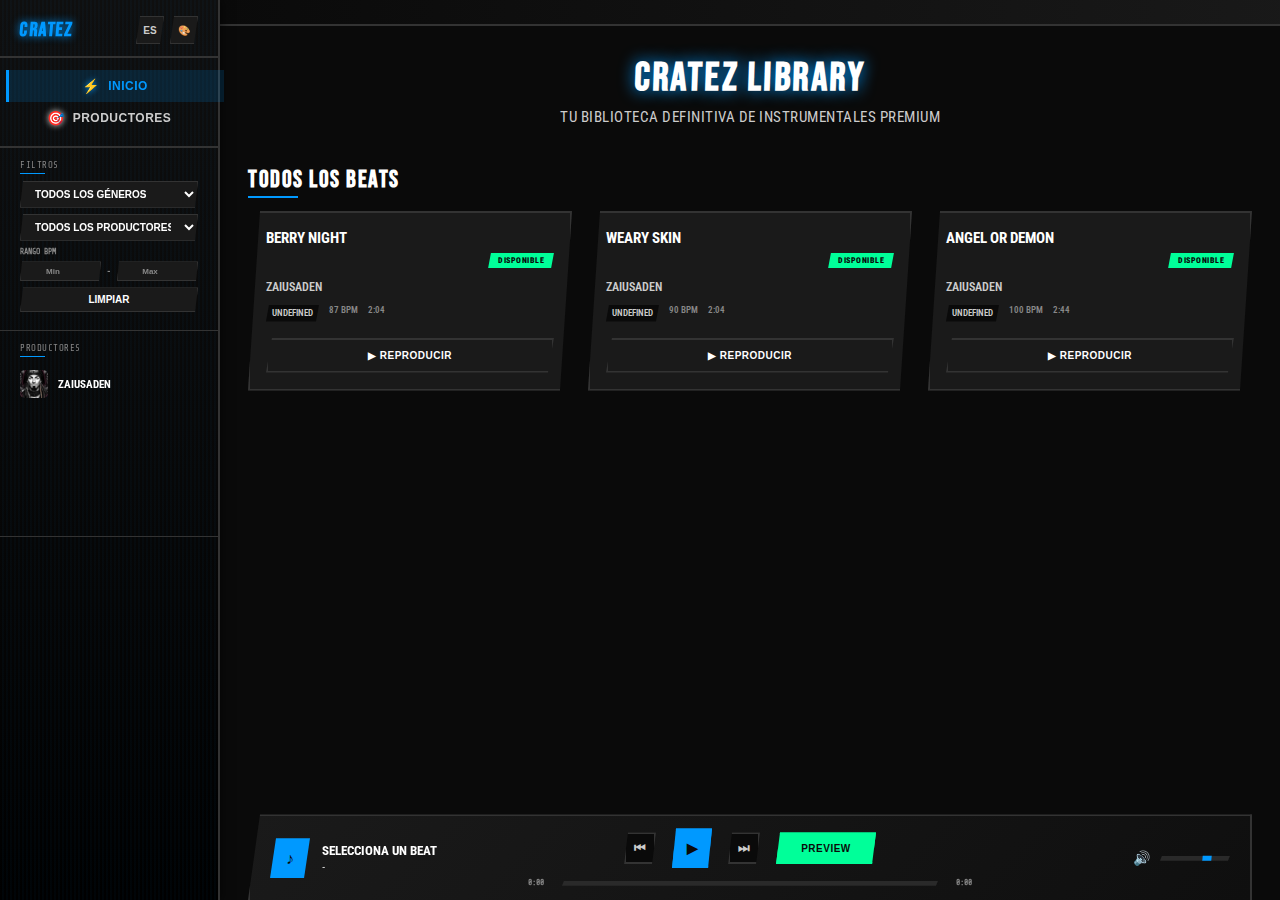
<file: hiphop/librarycratez/index.html>
<!DOCTYPE html>
<html lang="es">
<head>
    <meta charset="UTF-8">
    <meta name="viewport" content="width=device-width, initial-scale=1.0">
    <title>CRATEZ UNDERGROUND</title>
    <link rel="stylesheet" href="css/styles.css">
</head>
<body>
    <div class="app-layout">
        <aside class="sidebar">
            <div class="sidebar-header">
                <h1 class="logo">CRATEZ</h1>
                <div class="header-controls">
                    <button id="langBtn" class="lang-btn">ES</button>
                    <button id="paletteBtn" class="palette-btn">🎨</button>
                </div>
            </div>
            
            <nav class="sidebar-nav">
                <button class="nav-item active" data-section="home">
                    <span class="nav-icon">⚡</span>
                    <span data-lang="nav.home">INICIO</span>
                </button>
                <button class="nav-item" data-section="producers">
                    <span class="nav-icon">🎯</span>
                    <span data-lang="nav.producers">PRODUCTORES</span>
                </button>
            </nav>
            
            <div class="sidebar-section">
                <h3 data-lang="filters.title">FILTROS RÁPIDOS</h3>
                <select id="genreFilter" class="sidebar-filter">
                    <option value="" data-lang="filters.allGenres">Todos los Géneros</option>
                    <option value="trap">Trap</option>
                    <option value="boom-bap">Boom Bap</option>
                    <option value="drill">Drill</option>
                    <option value="lo-fi">Lo-Fi</option>
                </select>
                
                <select id="producerFilter" class="sidebar-filter">
                    <option value="" data-lang="filters.allProducers">Todos los Productores</option>
                </select>
                
                <div class="bpm-range-filter">
                    <label data-lang="filters.bpmRange">Rango BPM</label>
                    <div class="bpm-inputs">
                        <input type="number" id="bpmMin" placeholder="Min" min="60" max="200" class="bpm-input">
                        <span>-</span>
                        <input type="number" id="bpmMax" placeholder="Max" min="60" max="200" class="bpm-input">
                    </div>
                </div>
                
                <button id="clearFilters" class="sidebar-filter" data-lang="filters.clear">LIMPIAR</button>
            </div>
            
            <div class="sidebar-section">
                <h3 data-lang="sidebar.producers">PRODUCTORES</h3>
                <div class="producers-list" id="producersList"></div>
            </div>
        </aside>

        <main class="main-content">
            <header class="top-bar">
                <div class="breadcrumb" id="breadcrumb" style="display: none;">
                    <button class="back-btn" id="backBtn">
                        <span>←</span>
                        <span data-lang="nav.back">VOLVER</span>
                    </button>
                    <div id="breadcrumbContent"></div>
                </div>
            </header>

            <div class="content-area">
                <section id="homeView" class="view active">
                    <div class="welcome-section">
                        <h2 data-lang="home.welcome">CRATEZ LIBRARY</h2>
                        <p data-lang="home.subtitle">Tu biblioteca definitiva de instrumentales premium</p>
                    </div>
                    
                    <div class="recent-section">
                        <h3 data-lang="home.allBeats">TODOS LOS BEATS</h3>
                        <div class="beats-grid" id="homeBeatsGrid"></div>
                    </div>
                </section>

                <section id="producersView" class="view">
                    <div class="view-header">
                        <h2 data-lang="producers.title">PRODUCTORES</h2>
                    </div>
                    <div class="producers-grid" id="producersGrid"></div>
                </section>

                <section id="producerDetailView" class="view">
                    <div id="producerDetail"></div>
                </section>
            </div>
        </main>
    </div>

    <div class="player-container">
        <div class="player-bar">
            <div class="track-info">
                <div class="track-image">
                    <div class="vinyl">♪</div>
                </div>
                <div class="track-details">
                    <div class="track-title" id="trackTitle" data-lang="player.selectTrack">Selecciona un beat</div>
                    <div class="track-artist" id="trackArtist">-</div>
                </div>
            </div>
            
            <div class="player-controls">
                <div class="control-buttons">
                    <button id="prevBtn">⏮</button>
                    <button id="playBtn">▶</button>
                    <button id="nextBtn">⏭</button>
                    <button id="modeBtn" class="mode-btn preview-mode" data-lang="player.preview">PREVIEW</button>
                </div>
                
                <div class="progress-section">
                    <span id="currentTime">0:00</span>
                    <div class="progress-bar">
                        <div class="progress-fill" id="progressFill"></div>
                        <input type="range" id="progressSlider" min="0" max="100" value="0">
                    </div>
                    <span id="totalTime">0:00</span>
                </div>
            </div>
            
            <div class="player-actions">
                <div class="volume-section">
                    <span>🔊</span>
                    <input type="range" id="volumeSlider" min="0" max="100" value="70">
                </div>
            </div>
        </div>
    </div>

    <audio id="audioPlayer" preload="metadata"></audio>

    <script src="js/beats-data.js"></script>
    <script src="js/translations.js"></script>
    <script src="js/app-config.js"></script>
    <script src="js/formatters.js"></script>
    <script src="js/dom-helpers.js"></script>
    <script src="js/audio-player.js"></script>
    <script src="js/app-core.js"></script>
    <script src="js/app.js"></script>
</body>
</html>
</file>
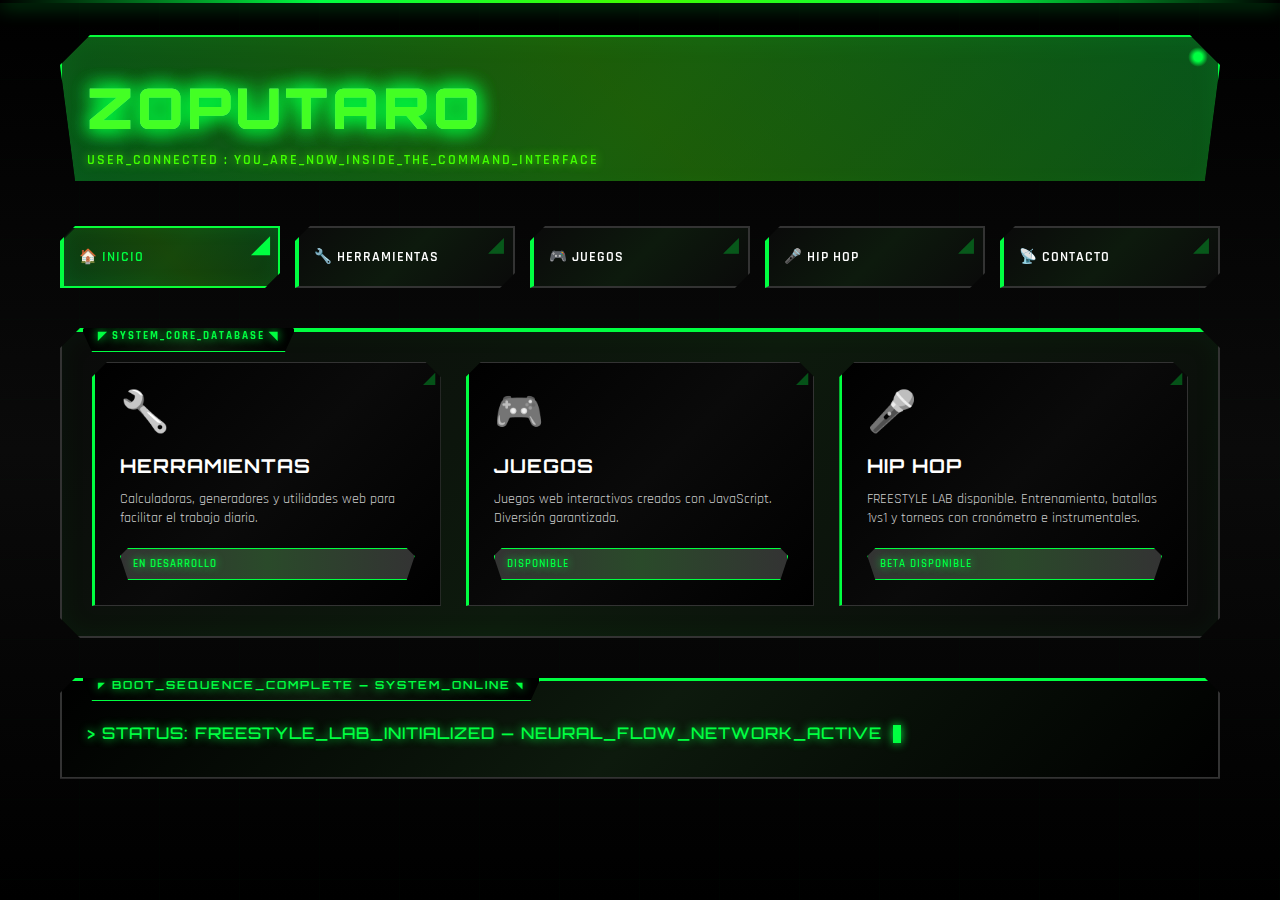
<file: freestyle-lab.html>
<!DOCTYPE html>
<html lang="es">
<head>
    <meta charset="UTF-8">
    <meta name="viewport" content="width=device-width, initial-scale=1.0">
    <title>ZOPUTARO</title>
    <link href="https://fonts.googleapis.com/css2?family=Orbitron:wght@400;600;700;800;900&family=Rajdhani:wght@400;500;600;700&display=swap" rel="stylesheet">
    <style>
        * {
            margin: 0;
            padding: 0;
            box-sizing: border-box;
        }

        body {
            background: linear-gradient(180deg, #000000 0%, #0a0a0a 50%, #000000 100%);
            color: #ffffff;
            font-family: 'Rajdhani', sans-serif;
            min-height: 100vh;
            overflow-x: hidden;
            position: relative;
        }

        body::before {
            content: "";
            position: fixed;
            top: 0;
            left: 0;
            width: 100%;
            height: 100%;
            background: 
                linear-gradient(90deg, transparent 98%, rgba(0, 255, 65, 0.02) 100%),
                linear-gradient(180deg, transparent 98%, rgba(0, 255, 65, 0.02) 100%);
            background-size: 80px 80px;
            pointer-events: none;
            z-index: 1;
        }

        /* Efecto scan futurista */
        .scan-line {
            position: fixed;
            top: 0;
            left: 0;
            width: 100%;
            height: 3px;
            background: linear-gradient(90deg, transparent, #00ff41, #41ff00, #00ff41, transparent);
            animation: scan 8s linear infinite;
            z-index: 1000;
            box-shadow: 0 0 20px #00ff41;
        }

        @keyframes scan {
            0% { top: -3px; }
            100% { top: 100vh; }
        }

        .container {
            max-width: 1200px;
            margin: 0 auto;
            padding: 20px;
            position: relative;
            z-index: 2;
        }

        /* Header futurista estilo Metroid */
        .header {
            background: linear-gradient(135deg, #0a0a0a 0%, #0d1a0d 50%, #0a0a0a 100%);
            border: 2px solid #00ff41;
            padding: 35px 25px 25px 25px;
            margin-bottom: 30px;
            margin-top: 15px;
            position: relative;
            /* Forma hexagonal futurista */
            clip-path: polygon(30px 0, calc(100% - 30px) 0, 100% 30px, calc(100% - 15px) calc(100% - 15px), 15px calc(100% - 15px), 0 30px);
            box-shadow: 
                inset 0 0 30px rgba(0, 255, 65, 0.1),
                0 0 50px rgba(0, 255, 65, 0.2);
        }

        .header::before {
            content: "";
            position: absolute;
            top: -2px;
            left: -2px;
            right: -2px;
            bottom: -2px;
            background: linear-gradient(45deg, #00ff41, #41ff00, #00ff41);
            clip-path: polygon(30px 0, calc(100% - 30px) 0, 100% 30px, calc(100% - 15px) calc(100% - 15px), 15px calc(100% - 15px), 0 30px);
            z-index: -1;
            opacity: 0.3;
        }

        .header::after {
            content: "";
            position: absolute;
            top: 10px;
            right: 10px;
            width: 20px;
            height: 20px;
            background: radial-gradient(circle, #00ff41 30%, transparent 70%);
            border-radius: 50%;
            animation: pulse-scanner 2s infinite;
        }

        @keyframes pulse-scanner {
            0%, 100% { opacity: 1; transform: scale(1); }
            50% { opacity: 0.3; transform: scale(1.5); }
        }

        h1 {
            font-family: 'Orbitron', monospace;
            font-size: 3.5rem;
            font-weight: 900;
            color: #ffffff;
            text-transform: uppercase;
            letter-spacing: 4px;
            margin: 0;
            position: relative;
            display: inline-block;
            text-shadow: 0 0 20px #00ff41;
        }

        h1::before,
        h1::after {
            content: "ZOPUTARO";
            position: absolute;
            top: 0;
            left: 0;
            width: 100%;
            height: 100%;
            opacity: 0.7;
        }

        h1::before {
            color: #00ff41;
            animation: glitch-1 3s infinite linear alternate-reverse;
        }

        h1::after {
            color: #41ff00;
            animation: glitch-2 4s infinite linear alternate;
        }

        @keyframes glitch-1 {
            0% {
                clip-path: polygon(0 0%, 100% 0%, 100% 8%, 0 8%);
                transform: translateX(2px);
            }
            15% {
                clip-path: polygon(0 25%, 100% 25%, 100% 35%, 0 35%);
                transform: translateX(-1px);
            }
            30% {
                clip-path: polygon(0 60%, 100% 60%, 100% 70%, 0 70%);
                transform: translateX(1px);
            }
            45% {
                clip-path: polygon(0 80%, 100% 80%, 100% 90%, 0 90%);
                transform: translateX(-2px);
            }
            60% {
                clip-path: polygon(0 0%, 100% 0%, 100% 0%, 0 0%);
                transform: translateX(0);
            }
            100% {
                clip-path: polygon(0 0%, 100% 0%, 100% 0%, 0 0%);
                transform: translateX(0);
            }
        }

        @keyframes glitch-2 {
            0% {
                clip-path: polygon(0 15%, 100% 15%, 100% 25%, 0 25%);
                transform: translateX(-1px);
            }
            20% {
                clip-path: polygon(0 40%, 100% 40%, 100% 50%, 0 50%);
                transform: translateX(2px);
            }
            40% {
                clip-path: polygon(0 75%, 100% 75%, 100% 85%, 0 85%);
                transform: translateX(-1px);
            }
            60% {
                clip-path: polygon(0 0%, 100% 0%, 100% 0%, 0 0%);
                transform: translateX(0);
            }
            100% {
                clip-path: polygon(0 0%, 100% 0%, 100% 0%, 0 0%);
                transform: translateX(0);
            }
        }

        .header-subtitle {
            font-size: 0.9rem;
            color: #41ff00;
            margin-top: 8px;
            font-weight: 600;
            letter-spacing: 2px;
            text-transform: uppercase;
            text-shadow: 0 0 10px #41ff00;
        }

        /* Navigation estilo Metroid */
        .nav-grid {
            display: grid;
            grid-template-columns: repeat(auto-fit, minmax(200px, 1fr));
            gap: 15px;
            margin-bottom: 40px;
        }

        .nav-item {
            background: linear-gradient(135deg, #0a0a0a 0%, #0d1a0d 50%, #0a0a0a 100%);
            border: 2px solid #333333;
            border-left: 4px solid #00ff41;
            color: #ffffff;
            padding: 20px 15px;
            font-family: 'Rajdhani', sans-serif;
            font-weight: 600;
            font-size: 0.9rem;
            cursor: pointer;
            transition: all 0.3s ease;
            text-transform: uppercase;
            letter-spacing: 1px;
            position: relative;
            /* Forma futurista angular */
            clip-path: polygon(15px 0, calc(100% - 0px) 0, calc(100% - 0px) calc(100% - 15px), calc(100% - 15px) 100%, 0 100%, 0 15px);
        }

        .nav-item::before {
            content: "";
            position: absolute;
            top: -2px;
            left: -2px;
            right: -2px;
            bottom: -2px;
            background: linear-gradient(45deg, #00ff41, #41ff00, #00ff41);
            clip-path: polygon(15px 0, calc(100% - 0px) 0, calc(100% - 0px) calc(100% - 15px), calc(100% - 15px) 100%, 0 100%, 0 15px);
            z-index: -1;
            opacity: 0;
            transition: opacity 0.3s ease;
        }

        .nav-item::after {
            content: "◢";
            position: absolute;
            top: 5px;
            right: 8px;
            color: #00ff41;
            font-size: 1.2rem;
            opacity: 0.3;
            transition: all 0.3s ease;
        }

        .nav-item:hover, .nav-item.active {
            border-color: #00ff41;
            color: #00ff41;
            box-shadow: 
                inset 0 0 20px rgba(0, 255, 65, 0.1),
                0 0 30px rgba(0, 255, 65, 0.3);
        }

        .nav-item:hover::before, .nav-item.active::before {
            opacity: 0.2;
        }

        .nav-item:hover::after, .nav-item.active::after {
            opacity: 1;
            transform: scale(1.2);
        }

        /* Sections */
        .section {
            display: none;
        }

        .section.active {
            display: block;
        }

        /* Projects Section estilo Metroid */
        .projects-section {
            background: linear-gradient(135deg, #0a0a0a 0%, #0d1a0d 50%, #0a0a0a 100%);
            border: 2px solid #333333;
            border-top: 4px solid #00ff41;
            padding: 30px;
            margin-bottom: 30px;
            position: relative;
            clip-path: polygon(20px 0, calc(100% - 20px) 0, 100% 20px, 100% calc(100% - 20px), calc(100% - 20px) 100%, 20px 100%, 0 calc(100% - 20px), 0 20px);
            box-shadow: 
                inset 0 0 30px rgba(0, 255, 65, 0.05),
                0 0 50px rgba(0, 255, 65, 0.1);
        }

        .projects-section::before {
            content: "◤ SYSTEM_CORE_DATABASE ◥";
            position: absolute;
            top: -12px;
            left: 20px;
            background: linear-gradient(90deg, #000000, #0d1a0d, #000000);
            color: #00ff41;
            padding: 8px 15px;
            font-size: 0.7rem;
            font-weight: 700;
            letter-spacing: 2px;
            border: 1px solid #00ff41;
            clip-path: polygon(10px 0, calc(100% - 10px) 0, 100% 10px, calc(100% - 10px) 100%, 10px 100%, 0 10px);
            text-shadow: 0 0 10px #00ff41;
        }

        .projects-grid {
            display: grid;
            grid-template-columns: repeat(auto-fit, minmax(300px, 1fr));
            gap: 25px;
        }

        .project-card {
            background: linear-gradient(135deg, #000000 0%, #0a0a0a 50%, #000000 100%);
            border: 1px solid #333333;
            border-left: 3px solid #00ff41;
            padding: 25px;
            position: relative;
            clip-path: polygon(15px 0, calc(100% - 15px) 0, 100% 15px, 100% calc(100% - 0px), calc(100% - 0px) 100%, 0 100%, 0 15px);
        }

        .project-card::after {
            content: "◢";
            position: absolute;
            top: 5px;
            right: 5px;
            color: #00ff41;
            font-size: 1rem;
            opacity: 0.3;
        }

        .project-icon {
            font-size: 2.5rem;
            margin-bottom: 15px;
            display: block;
            filter: grayscale(100%) brightness(1.2);
        }

        .project-title {
            font-family: 'Orbitron', monospace;
            font-size: 1.2rem;
            font-weight: 700;
            color: #ffffff;
            margin-bottom: 12px;
            text-transform: uppercase;
            letter-spacing: 1px;
        }

        .project-desc {
            color: #cccccc;
            font-size: 0.85rem;
            line-height: 1.4;
            margin-bottom: 20px;
        }

        .project-status {
            background: linear-gradient(90deg, #333333, #2a4a2a, #333333);
            color: #00ff41;
            padding: 8px 20px 8px 12px;
            font-size: 0.7rem;
            font-weight: 600;
            text-transform: uppercase;
            letter-spacing: 1px;
            border: 1px solid #00ff41;
            position: relative;
            clip-path: polygon(8px 0, calc(100% - 8px) 0, 100% 8px, calc(100% - 8px) 100%, 8px 100%, 0 8px);
            text-shadow: 0 0 8px #00ff41;
        }

        /* Games Section estilo Metroid */
        .games-section {
            background: linear-gradient(135deg, #0a0a0a 0%, #0d1a0d 50%, #0a0a0a 100%);
            border: 2px solid #333333;
            border-top: 4px solid #00ff41;
            padding: 30px;
            margin-bottom: 30px;
            position: relative;
            clip-path: polygon(20px 0, calc(100% - 20px) 0, 100% 20px, 100% calc(100% - 20px), calc(100% - 20px) 100%, 20px 100%, 0 calc(100% - 20px), 0 20px);
            box-shadow: 
                inset 0 0 30px rgba(0, 255, 65, 0.05),
                0 0 50px rgba(0, 255, 65, 0.1);
        }

        .games-section::before {
            content: "◤ GAME_ARCHIVE_DATABASE ◥";
            position: absolute;
            top: -12px;
            left: 20px;
            background: linear-gradient(90deg, #000000, #0d1a0d, #000000);
            color: #00ff41;
            padding: 8px 15px;
            font-size: 0.7rem;
            font-weight: 700;
            letter-spacing: 2px;
            border: 1px solid #00ff41;
            clip-path: polygon(10px 0, calc(100% - 10px) 0, 100% 10px, calc(100% - 10px) 100%, 10px 100%, 0 10px);
            text-shadow: 0 0 10px #00ff41;
        }

        .game-card {
            background: linear-gradient(135deg, #000000 0%, #0a0a0a 50%, #000000 100%);
            border: 2px solid #333333;
            border-left: 4px solid #ff6b35;
            padding: 25px;
            margin-bottom: 20px;
            position: relative;
            clip-path: polygon(20px 0, calc(100% - 20px) 0, 100% 20px, 100% calc(100% - 10px), calc(100% - 10px) 100%, 0 100%, 0 20px);
        }

        .game-card::after {
            content: "◢";
            position: absolute;
            top: 8px;
            right: 8px;
            color: #ff6b35;
            font-size: 1.2rem;
            opacity: 0.4;
        }

        .game-header {
            display: flex;
            align-items: center;
            margin-bottom: 15px;
        }

        .game-icon {
            font-size: 3rem;
            margin-right: 20px;
            filter: grayscale(100%) brightness(1.2);
        }

        .game-title {
            font-family: 'Orbitron', monospace;
            font-size: 1.8rem;
            font-weight: 800;
            color: #ff6b35;
            text-transform: uppercase;
            letter-spacing: 2px;
            margin: 0;
            text-shadow: 0 0 15px #ff6b35;
        }

        .game-subtitle {
            font-size: 0.8rem;
            color: #888888;
            text-transform: uppercase;
            letter-spacing: 1px;
            margin-top: 5px;
        }

        .game-description {
            color: #cccccc;
            font-size: 0.9rem;
            line-height: 1.5;
            margin-bottom: 20px;
            border-left: 3px solid #333333;
            padding-left: 15px;
        }

        .game-features {
            display: grid;
            grid-template-columns: repeat(auto-fit, minmax(150px, 1fr));
            gap: 10px;
            margin-bottom: 20px;
        }

        .feature-tag {
            background: linear-gradient(90deg, #1a1a1a, #2a2a2a, #1a1a1a);
            color: #00ff41;
            padding: 8px 12px;
            font-size: 0.7rem;
            font-weight: 600;
            text-transform: uppercase;
            letter-spacing: 1px;
            border: 1px solid #333333;
            text-align: center;
            clip-path: polygon(5px 0, calc(100% - 5px) 0, 100% 5px, calc(100% - 5px) 100%, 5px 100%, 0 5px);
        }

        .game-controls {
            display: flex;
            gap: 15px;
            align-items: center;
        }

        .play-button {
            background: linear-gradient(135deg, #ff6b35, #ff8c42);
            color: #000000;
            border: none;
            padding: 15px 30px;
            font-family: 'Orbitron', monospace;
            font-weight: 700;
            font-size: 0.9rem;
            text-transform: uppercase;
            letter-spacing: 1px;
            cursor: pointer;
            transition: all 0.3s ease;
            position: relative;
            clip-path: polygon(10px 0, calc(100% - 10px) 0, 100% 10px, calc(100% - 10px) 100%, 10px 100%, 0 10px);
            text-decoration: none;
            display: inline-block;
            box-shadow: 0 0 20px rgba(255, 107, 53, 0.3);
        }

        .play-button::after {
            content: "►";
            position: absolute;
            top: 50%;
            right: 8px;
            transform: translateY(-50%);
            font-size: 0.8rem;
        }

        .play-button:hover {
            background: linear-gradient(135deg, #ff8c42, #ffaa5a);
            transform: translateY(-2px);
            box-shadow: 0 5px 25px rgba(255, 107, 53, 0.5);
        }

        .game-status {
            background: linear-gradient(90deg, #333333, #2a4a2a, #333333);
            color: #00ff41;
            padding: 8px 20px 8px 12px;
            font-size: 0.7rem;
            font-weight: 600;
            text-transform: uppercase;
            letter-spacing: 1px;
            border: 1px solid #00ff41;
            position: relative;
            clip-path: polygon(8px 0, calc(100% - 8px) 0, 100% 8px, calc(100% - 8px) 100%, 8px 100%, 0 8px);
            text-shadow: 0 0 8px #00ff41;
        }

        /* HIP HOP Section styles - Special styling for music section */
        .hiphop-section {
            background: linear-gradient(135deg, #0a0a0a 0%, #1a0d0d 50%, #0a0a0a 100%);
            border: 2px solid #333333;
            border-top: 4px solid #ff6b35;
            padding: 30px;
            margin-bottom: 30px;
            position: relative;
            clip-path: polygon(20px 0, calc(100% - 20px) 0, 100% 20px, 100% calc(100% - 20px), calc(100% - 20px) 100%, 20px 100%, 0 calc(100% - 20px), 0 20px);
            box-shadow: 
                inset 0 0 30px rgba(255, 107, 53, 0.05),
                0 0 50px rgba(255, 107, 53, 0.1);
        }

        .hiphop-section::before {
            content: "◤ FREESTYLE_NEURAL_NETWORK ◥";
            position: absolute;
            top: -12px;
            left: 20px;
            background: linear-gradient(90deg, #000000, #1a0d0d, #000000);
            color: #ff6b35;
            padding: 8px 15px;
            font-size: 0.7rem;
            font-weight: 700;
            letter-spacing: 2px;
            border: 1px solid #ff6b35;
            clip-path: polygon(10px 0, calc(100% - 10px) 0, 100% 10px, calc(100% - 10px) 100%, 10px 100%, 0 10px);
            text-shadow: 0 0 10px #ff6b35;
        }

        .hiphop-card {
            background: linear-gradient(135deg, #000000 0%, #0a0a0a 50%, #000000 100%);
            border: 2px solid #333333;
            border-left: 4px solid #ff6b35;
            padding: 25px;
            margin-bottom: 20px;
            position: relative;
            clip-path: polygon(20px 0, calc(100% - 20px) 0, 100% 20px, 100% calc(100% - 10px), calc(100% - 10px) 100%, 0 100%, 0 20px);
        }

        .hiphop-card::after {
            content: "♪";
            position: absolute;
            top: 8px;
            right: 8px;
            color: #ff6b35;
            font-size: 1.5rem;
            opacity: 0.4;
            animation: music-pulse 2s infinite;
        }

        @keyframes music-pulse {
            0%, 100% { opacity: 0.4; transform: scale(1); }
            50% { opacity: 0.8; transform: scale(1.1); }
        }

        /* Terminal Footer - MEJORADO */
        .terminal-footer {
            background: linear-gradient(135deg, #000000 0%, #0d1a0d 50%, #000000 100%);
            border: 2px solid #333333;
            border-top: 3px solid #00ff41;
            padding: 30px 25px;
            font-family: 'Orbitron', monospace;
            position: relative;
            clip-path: polygon(15px 0, calc(100% - 15px) 0, 100% 15px, 100% 100%, 0 100%, 0 15px);
            margin-top: 40px;
            min-height: 80px;
        }

        .terminal-footer::before {
            content: "◤ BOOT_SEQUENCE_COMPLETE — SYSTEM_ONLINE ◥";
            position: absolute;
            top: -12px;
            left: 20px;
            background: linear-gradient(90deg, #000000, #0d1a0d, #000000);
            color: #00ff41;
            padding: 8px 15px;
            font-size: 0.7rem;
            font-weight: 600;
            letter-spacing: 2px;
            border: 1px solid #00ff41;
            clip-path: polygon(10px 0, calc(100% - 10px) 0, 100% 10px, calc(100% - 10px) 100%, 10px 100%, 0 10px);
            text-shadow: 0 0 10px #00ff41;
        }

        .terminal-text {
            color: #00ff41;
            font-size: 1rem;
            font-weight: 500;
            letter-spacing: 1px;
            text-shadow: 0 0 10px #00ff41;
            line-height: 1.6;
            margin-top: 10px;
            min-height: 25px;
        }

        .terminal-cursor {
            display: inline-block;
            width: 8px;
            height: 18px;
            background: #00ff41;
            margin-left: 5px;
            animation: blink 1.2s infinite;
            box-shadow: 0 0 10px #00ff41;
            vertical-align: middle;
        }

        @keyframes blink {
            0%, 50% { opacity: 1; }
            51%, 100% { opacity: 0; }
        }

        /* Device Detection Button */
        .device-select-button {
            background: linear-gradient(135deg, #4a90e2, #357abd);
            color: #ffffff;
            border: none;
            padding: 12px 25px;
            font-family: 'Orbitron', monospace;
            font-weight: 600;
            font-size: 0.8rem;
            text-transform: uppercase;
            letter-spacing: 1px;
            cursor: pointer;
            transition: all 0.3s ease;
            position: relative;
            clip-path: polygon(8px 0, calc(100% - 8px) 0, 100% 8px, calc(100% - 8px) 100%, 8px 100%, 0 8px);
            text-decoration: none;
            display: inline-block;
            margin-right: 10px;
            box-shadow: 0 0 15px rgba(74, 144, 226, 0.3);
        }

        .device-select-button:hover {
            background: linear-gradient(135deg, #357abd, #2968a3);
            transform: translateY(-1px);
            box-shadow: 0 3px 20px rgba(74, 144, 226, 0.5);
        }

        /* Responsive */
        @media (max-width: 768px) {
            .container {
                padding: 15px;
            }
            
            h1 {
                font-size: 2.5rem;
                letter-spacing: 2px;
            }
            
            .nav-grid {
                grid-template-columns: 1fr 1fr;
                gap: 10px;
            }
            
            .nav-item {
                padding: 15px 10px;
                font-size: 0.8rem;
            }
            
            .projects-grid {
                grid-template-columns: 1fr;
                gap: 20px;
            }
            
            .projects-section, .games-section, .hiphop-section {
                padding: 20px;
            }

            .game-header {
                flex-direction: column;
                text-align: center;
            }

            .game-icon {
                margin-right: 0;
                margin-bottom: 10px;
            }

            .game-controls {
                justify-content: center;
                flex-wrap: wrap;
            }

            .terminal-footer {
                padding: 25px 20px;
            }

            .terminal-text {
                font-size: 0.9rem;
            }
        }
    </style>
</head>
<body>
    <div class="scan-line"></div>
    
    <div class="container">
        <header class="header">
            <h1>ZOPUTARO</h1>
            <div class="header-subtitle">USER_CONNECTED : YOU_ARE_NOW_INSIDE_THE_COMMAND_INTERFACE</div>
        </header>

        <nav class="nav-grid">
            <div class="nav-item active" data-section="inicio">🏠 INICIO</div>
            <div class="nav-item" data-section="herramientas">🔧 HERRAMIENTAS</div>
            <div class="nav-item" data-section="juegos">🎮 JUEGOS</div>
            <div class="nav-item" data-section="hiphop">🎤 HIP HOP</div>
            <div class="nav-item" data-section="contacto">📡 CONTACTO</div>
        </nav>

        <!-- Sección Inicio -->
        <section id="inicio" class="section active">
            <div class="projects-section">
                <div class="projects-grid">
                    <div class="project-card">
                        <div class="project-icon">🔧</div>
                        <h3 class="project-title">HERRAMIENTAS</h3>
                        <p class="project-desc">Calculadoras, generadores y utilidades web para facilitar el trabajo diario.</p>
                        <div class="project-status">EN DESARROLLO</div>
                    </div>

                    <div class="project-card">
                        <div class="project-icon">🎮</div>
                        <h3 class="project-title">JUEGOS</h3>
                        <p class="project-desc">Juegos web interactivos creados con JavaScript. Diversión garantizada.</p>
                        <div class="project-status">DISPONIBLE</div>
                    </div>

                    <div class="project-card">
                        <div class="project-icon">🎤</div>
                        <h3 class="project-title">HIP HOP</h3>
                        <p class="project-desc">FREESTYLE LAB disponible. Entrenamiento, batallas 1vs1 y torneos con cronómetro e instrumentales.</p>
                        <div class="project-status">BETA DISPONIBLE</div>
                    </div>
                </div>
            </div>
        </section>

        <!-- Sección Juegos -->
        <section id="juegos" class="section">
            <div class="games-section">
                <div class="game-card">
                    <div class="game-header">
                        <div class="game-icon">⏰</div>
                        <div>
                            <h2 class="game-title">TIME GO</h2>
                            <div class="game-subtitle">Party Game Classic</div>
                        </div>
                    </div>
                    <div class="game-description">
                       El clásico juego de adivinar palabras online estilo Time's Up. Juega en equipos, tres rondas (descripción, palabra clave y mímica), ideal para fiestas. Perfecto para móvil, compatible con PC. Gratis y sin instalar nada.
                    </div>
                    <div class="game-features">
                        <div class="feature-tag">📱 MÓVIL</div>
                        <div class="feature-tag">👥 MULTIJUGADOR</div>
                        <div class="feature-tag">⏱️ TIEMPO REAL</div>
                        <div class="feature-tag">🎉 PARTY GAME</div>
                    </div>
                    <div class="game-controls">
                        <a href="games/timego.html" class="play-button">▶️ JUGAR AHORA</a>
                        <div class="game-status">DISPONIBLE</div>
                    </div>
                </div>

                <div class="game-card">
                    <div class="game-header">
                        <div class="game-icon">🍺</div>
                        <div>
                            <h2 class="game-title">VEGIDRUNK</h2>
                            <div class="game-subtitle">Drinking Game</div>
                        </div>
                    </div>
                    <div class="game-description">
                        Juega a Vegidrunk, el mejor juego de beber online multijugador. Compatible con móvil y PC. Reta a tus amigos con cartas, desafíos, cadenas y mucho alcohol. ¡Diversión garantizada y gratis!
                    </div>
                    <div class="game-features">
                        <div class="feature-tag">🍻 DRINKING</div>
                        <div class="feature-tag">👥 MULTIJUGADOR</div>
                        <div class="feature-tag">🎭 DESAFÍOS</div>
                        <div class="feature-tag">🔥 PARTY GAME</div>
                    </div>
                    <div class="game-controls">
                        <a href="#" onclick="detectDevice('vegidrunk')" class="device-select-button">📱 MÓVIL</a>
                        <a href="#" onclick="detectDevice('vegidrunk')" class="device-select-button">💻 PC</a>
                        <div class="game-status">DISPONIBLE</div>
                    </div>
                </div>

                <!-- Placeholder para futuros juegos -->
                <div class="game-card" style="opacity: 0.6;">
                    <div class="game-header">
                        <div class="game-icon">🎯</div>
                        <div>
                            <h2 class="game-title">PRÓXIMO JUEGO</h2>
                            <div class="game-subtitle">Coming Soon</div>
                        </div>
                    </div>
                    <div class="game-description">
                        El siguiente juego está en desarrollo. ¡Mantente atento para más diversión!
                    </div>
                    <div class="game-features">
                        <div class="feature-tag">🚧 EN DESARROLLO</div>
                    </div>
                    <div class="game-controls">
                        <div class="play-button" style="opacity: 0.5; cursor: not-allowed;">🔒 PRÓXIMAMENTE</div>
                        <div class="game-status">EN DESARROLLO</div>
                    </div>
                </div>
            </div>
        </section>

        <!-- Sección Herramientas -->
        <section id="herramientas" class="section">
            <div class="projects-section">
                <div class="projects-grid">
                    <div class="project-card">
                        <div class="project-icon">🧮</div>
                        <h3 class="project-title">CALCULADORAS</h3>
                        <p class="project-desc">Calculadoras especializadas para diferentes necesidades.</p>
                        <div class="project-status">PRÓXIMAMENTE</div>
                    </div>
                    <div class="project-card">
                        <div class="project-icon">🔧</div>
                        <h3 class="project-title">UTILIDADES</h3>
                        <p class="project-desc">Herramientas útiles para el día a día.</p>
                        <div class="project-status">PRÓXIMAMENTE</div>
                    </div>
                </div>
            </div>
        </section>

        <!-- Sección Hip Hop -->
        <section id="hiphop" class="section">
            <div class="hiphop-section">
                <!-- FREESTYLE LAB - Nueva funcionalidad principal -->
                <div class="hiphop-card">
                    <div class="game-header">
                        <div class="game-icon">🎤</div>
                        <div>
                            <h2 class="game-title" style="color: #ff6b35; text-shadow: 0 0 15px #ff6b35;">FREESTYLE LAB</h2>
                            <div class="game-subtitle">Training & Battle System</div>
                        </div>
                    </div>
                    <div class="game-description">
                        Laboratorio completo para entrenamiento de freestyle, batallas 1vs1 y torneos locales. Incluye cronómetro profesional, banco de instrumentales, generador de palabras aleatorias y sistema de puntuación para competencias.
                    </div>
                    <div class="game-features">
                        <div class="feature-tag">🎵 INSTRUMENTALES</div>
                        <div class="feature-tag">⏱️ CRONÓMETRO</div>
                        <div class="feature-tag">🥊 BATALLAS 1VS1</div>
                        <div class="feature-tag">🏆 TORNEOS</div>
                        <div class="feature-tag">📝 GENERADOR PALABRAS</div>
                        <div class="feature-tag">📊 SISTEMA PUNTUACIÓN</div>
                    </div>
                    <div class="game-controls">
                        <a href="hiphop/freestyle-lab.html" class="play-button" style="background: linear-gradient(135deg, #ff6b35, #ff8c42);">🎤 ENTRAR AL LAB</a>
                        <div class="game-status" style="color: #ff6b35; border-color: #ff6b35; text-shadow: 0 0 8px #ff6b35;">BETA DISPONIBLE</div>
                    </div>
                </div>

                <!-- Otras herramientas de Hip Hop -->
                <div class="projects-grid">
                    <div class="project-card" style="border-left: 3px solid #ff6b35;">
                        <div class="project-icon">🎵</div>
                        <h3 class="project-title">FREESTYLE TRAINING</h3>
                        <p class="project-desc">Generador de palabras aleatorias para entrenamiento de freestyle avanzado.</p>
                        <div class="project-status" style="background: linear-gradient(90deg, #4a2a1a, #5a3a2a, #4a2a1a); color: #ff6b35; border-color: #ff6b35;">INTEGRADO EN LAB</div>
                    </div>
                    <div class="project-card" style="border-left: 3px solid #ff6b35;">
                        <div class="project-icon">🎛️</div>
                        <h3 class="project-title">BEATS LIBRARY</h3>
                        <p class="project-desc">Biblioteca de instrumentales para freestyle y batallas.</p>
                        <div class="project-status" style="background: linear-gradient(90deg, #4a2a1a, #5a3a2a, #4a2a1a); color: #ff6b35; border-color: #ff6b35;">INTEGRADO EN LAB</div>
                    </div>
                </div>
            </div>
        </section>

        <!-- Sección Contacto -->
        <section id="contacto" class="section">
            <div class="projects-section">
                <div class="projects-grid">
                    <div class="project-card">
                        <div class="project-icon">📧</div>
                        <h3 class="project-title">REDES SOCIALES Y WEB</h3>
                        <p class="project-desc">IG: @Zaiusaden.</p>
                        <div class="project-status">ALERT:_HUMAN_INTERACTION_DETECTED—SEND_YOUR_MESSAGE</div>
                    </div>
                </div>
            </div>
        </section>

        <footer class="terminal-footer">
            <div class="terminal-text">
                > STATUS: FREESTYLE_LAB_INITIALIZED — NEURAL_FLOW_NETWORK_ACTIVE
                <span class="terminal-cursor"></span>
            </div>
        </footer>
    </div>

    <script>
        // Navigation functionality
        document.querySelectorAll('.nav-item').forEach(item => {
            item.addEventListener('click', () => {
                // Remove active class from all nav items and sections
                document.querySelector('.nav-item.active').classList.remove('active');
                document.querySelector('.section.active').classList.remove('active');
                
                // Add active class to clicked nav item
                item.classList.add('active');
                
                // Show corresponding section
                const sectionId = item.getAttribute('data-section');
                document.getElementById(sectionId).classList.add('active');
            });
        });

        // Device detection for VEGIDRUNK
        function detectDevice(gameName) {
            const isMobile = /Android|webOS|iPhone|iPad|iPod|BlackBerry|IEMobile|Opera Mini/i.test(navigator.userAgent);
            
            if (event.target.textContent.includes('MÓVIL')) {
                window.location.href = `games/${gameName}-mobile.html`;
            } else if (event.target.textContent.includes('PC')) {
                window.location.href = `games/${gameName}-pc.html`;
            }
        }

        // AI Terminal messages - Updated with Hip Hop themed messages
        const messages = [
            "> SYSTEM CHECK: ALL SECURITY PROTOCOLS NOMINAL",
            "> FREESTYLE_LAB: NEURAL_NETWORK_BEATS_SYNCHRONIZED",
            "> AI_MODULE: HIP_HOP_FLOW_ANALYSIS_ACTIVE",
            "> WARNING: CPU TEMPERATURE EXCEEDS SAFE THRESHOLDS",
            "> USER_AUTH: ZAIUSADEN_CREDENTIALS_ACCEPTED",
            "> FREESTYLE_ENGINE: WORD_GENERATOR_MODULE_LOADED",
            "> NETWORK: INSTRUMENTAL_LIBRARY_ACCESS_GRANTED",
            "> MODULE_LOAD: BATTLE_SYSTEM_PROTOCOLS_ENABLED",
            "> SYSTEM UPDATE: RHYME_PATTERN_ANALYSIS_V2.1_INSTALLED",
            "> LOG: FREESTYLE_SESSION_INITIATED_BY_USER_ZAIUSADEN",
            "> SECURITY_LAYER: STREET_CYPHER_ENCRYPTION_ACTIVE",
            "> AI_ENGINE: FLOW_DETECTION_ALGORITHMS_RUNNING",
            "> SESSION: MC_BATTLE_ARENA_CONNECTION_ESTABLISHED",
            "> WARNING: BEAT_SYNCHRONIZATION_DRIFT_DETECTED",
            "> STATUS: FREESTYLE_PERFORMANCE_ARCHIVED_FOR_ANALYSIS",
            "> AUTH_LOG: RAPPER_ID_ZAIUSADEN_ENTERED_THE_BOOTH",
            "> SYSTEM STATUS: MONITORING_LYRICAL_FREQUENCIES",
            "> INIT: URBAN_LINGUISTICS_PATCH_DEPLOYED",
            "> ALERT: EXCEPTIONAL_FLOW_PATTERNS_DETECTED",
            "> BACKUP COMPLETE: PHASE_3 — CYPHER_DATA_SYNCHRONIZED"
        ];

        let messageIndex = 0;
        setInterval(() => {
            messageIndex = (messageIndex + 1) % messages.length;
            document.querySelector('.terminal-text').innerHTML = 
                messages[messageIndex] + '<span class="terminal-cursor"></span>';
        }, 4000);
    </script>
</body>
</html>
</file>
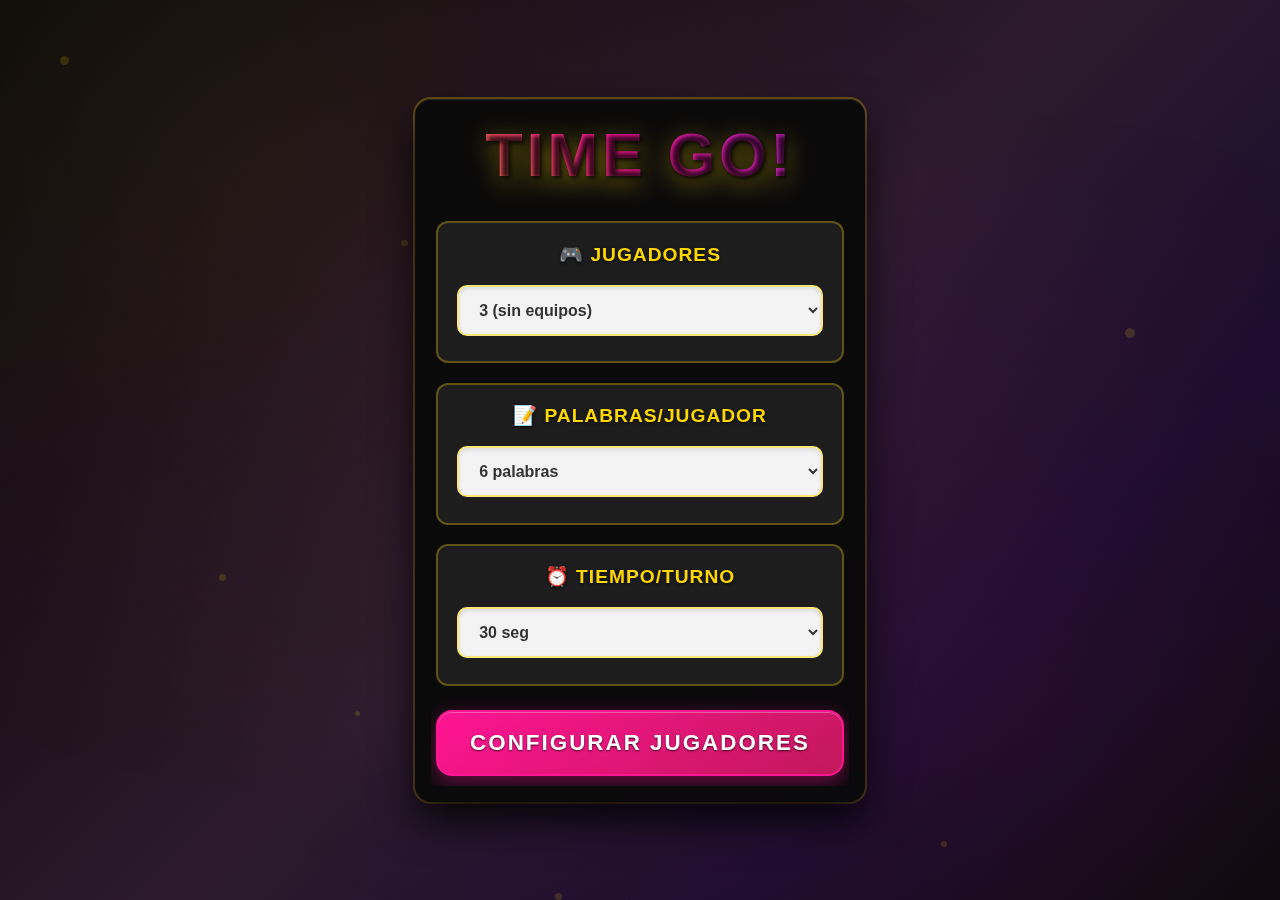
<file: games/timego.html>
<!DOCTYPE html>
<html lang="es">
<head>
    <meta charset="UTF-8">
    <meta name="viewport" content="width=device-width, initial-scale=1.0">
    <title>Time Go! - Juego</title>
    <style>
        * {
            margin: 0;
            padding: 0;
            box-sizing: border-box;
        }

        body {
            font-family: 'Arial Black', Impact, sans-serif;
            background: linear-gradient(135deg, #0a0a0a 0%, #1a0d1a 25%, #2d1b2d 50%, #1a0d2d 75%, #0a0a0a 100%);
            min-height: 100vh;
            display: flex;
            justify-content: center;
            align-items: center;
            color: #fff;
            overflow-x: hidden;
            position: relative;
        }

            /* Efectos de fondo más elegantes */
            body::before {
                content: '';
                position: fixed;
                top: 0;
                left: 0;
                right: 0;
                bottom: 0;
                background: radial-gradient(circle at 20% 20%, rgba(255, 215, 0, 0.06) 0%, transparent 50%), radial-gradient(circle at 80% 80%, rgba(255, 20, 147, 0.06) 0%, transparent 50%), radial-gradient(circle at 50% 50%, rgba(138, 43, 226, 0.04) 0%, transparent 70%);
                pointer-events: none;
                z-index: -1;
            }

        .container {
            background: rgba(10, 10, 10, 0.95);
            border-radius: 16px;
            padding: 1rem;
            box-shadow: 0 20px 40px rgba(0,0,0,0.8), 0 0 0 2px rgba(255, 215, 0, 0.3), inset 0 1px 0 rgba(255, 255, 255, 0.1);
            width: 95vw;
            max-width: 450px;
            max-height: 96vh;
            text-align: center;
            display: flex;
            flex-direction: column;
            position: relative;
            overflow: hidden;
            backdrop-filter: blur(10px);
        }

        .screen {
            display: none;
            flex: 1;
            animation: slideIn 0.3s ease-out;
            overflow-y: auto;
            padding: 5px;
        }

            .screen.active {
                display: flex;
                flex-direction: column;
            }

        @keyframes slideIn {
            from {
                opacity: 0;
                transform: translateY(15px);
            }

            to {
                opacity: 1;
                transform: translateY(0);
            }
        }

        /* Botones de navegación integrados */
        .header-nav {
            display: flex;
            justify-content: space-between;
            align-items: center;
            margin-bottom: 1rem;
            gap: 1rem;
        }

        .nav-btn {
            padding: 8px 12px;
            font-size: 0.8rem;
            border-radius: 8px;
            min-width: 80px;
            border: 2px solid;
            cursor: pointer;
            transition: all 0.3s cubic-bezier(0.4, 0, 0.2, 1);
            font-weight: 800;
            text-shadow: 0 1px 2px rgba(0,0,0,0.8);
            text-transform: uppercase;
            letter-spacing: 0.5px;
        }

        .nav-back {
            background: linear-gradient(145deg, #4a4a4a, #2a2a2a);
            color: #ffffff;
            border-color: #666;
            box-shadow: 0 3px 8px rgba(0,0,0,0.6), inset 0 1px 0 rgba(255,255,255,0.2);
        }

            .nav-back:hover {
                background: linear-gradient(145deg, #6a6a6a, #4a4a4a);
                border-color: #888;
                transform: translateY(-1px);
                box-shadow: 0 4px 12px rgba(0,0,0,0.7), inset 0 1px 0 rgba(255,255,255,0.3);
            }

        .nav-exit {
            background: linear-gradient(145deg, #dc2626, #991b1b);
            color: #ffffff;
            border-color: #ef4444;
            box-shadow: 0 3px 8px rgba(220, 38, 38, 0.5), inset 0 1px 0 rgba(255,255,255,0.2);
        }

            .nav-exit:hover {
                background: linear-gradient(145deg, #ef4444, #dc2626);
                border-color: #f87171;
                transform: translateY(-1px);
                box-shadow: 0 4px 12px rgba(220, 38, 38, 0.6), inset 0 1px 0 rgba(255,255,255,0.3);
            }

        /* TÍTULO más impactante */
        h1 {
            background: linear-gradient(45deg, #ffd700, #ff1493, #8a2be2, #00ff7f, #ffd700);
            background-size: 300% 300%;
            -webkit-background-clip: text;
            -webkit-text-fill-color: transparent;
            background-clip: text;
            font-size: clamp(2.2rem, 12vw, 3.8rem);
            font-weight: 900;
            text-transform: uppercase;
            letter-spacing: 4px;
            margin-bottom: 0.8rem;
            color: #fff;
            filter: drop-shadow(0 6px 12px rgba(255, 215, 0, 0.4));
            animation: gradientShift 4s ease-in-out infinite;
            text-shadow: 2px 2px 4px rgba(0,0,0,0.8);
        }

        @keyframes gradientShift {
            0%, 100% {
                background-position: 0% 50%;
            }

            50% {
                background-position: 100% 50%;
            }
        }

        /* Títulos de sección más definidos */
        h2 {
            color: #ffd700;
            font-size: clamp(1.4rem, 6vw, 1.9rem);
            font-weight: 900;
            text-transform: uppercase;
            margin-bottom: 0.8rem;
            text-shadow: 0 3px 6px rgba(255, 215, 0, 0.5), 2px 2px 4px rgba(0,0,0,0.8);
            letter-spacing: 2px;
            border-bottom: 3px solid rgba(255, 215, 0, 0.3);
            padding-bottom: 0.5rem;
        }

        h3 {
            color: #ff1493;
            font-size: clamp(1rem, 4vw, 1.3rem);
            font-weight: 800;
            margin-bottom: 0.8rem;
            text-shadow: 0 2px 8px rgba(255, 20, 147, 0.5), 1px 1px 3px rgba(0,0,0,0.8);
            text-transform: uppercase;
            letter-spacing: 1px;
        }

        /* CONFIGURACIÓN INICIAL VERTICAL */
        .setup-grid {
            display: flex;
            flex-direction: column;
            gap: 1.2rem;
            margin: 1.2rem 0;
        }

        /* Botones más definidos y profesionales */
        .btn {
            background: linear-gradient(145deg, #ff1493, #c2185b);
            color: white;
            border: 2px solid #ff1493;
            padding: 14px 24px;
            border-radius: 12px;
            font-size: clamp(0.9rem, 4vw, 1.1rem);
            font-weight: 800;
            cursor: pointer;
            margin: 0.3rem 0;
            transition: all 0.3s cubic-bezier(0.4, 0, 0.2, 1);
            text-transform: uppercase;
            letter-spacing: 1.5px;
            box-shadow: 0 6px 20px rgba(255, 20, 147, 0.4), inset 0 1px 0 rgba(255, 255, 255, 0.3);
            text-shadow: 0 1px 2px rgba(0,0,0,0.7);
            position: relative;
            overflow: hidden;
        }

            .btn::before {
                content: '';
                position: absolute;
                top: 0;
                left: -100%;
                width: 100%;
                height: 100%;
                background: linear-gradient(90deg, transparent, rgba(255,255,255,0.2), transparent);
                transition: left 0.5s;
            }

            .btn:hover::before {
                left: 100%;
            }

            .btn:hover {
                transform: translateY(-3px);
                box-shadow: 0 8px 25px rgba(255, 20, 147, 0.5), inset 0 1px 0 rgba(255, 255, 255, 0.4);
                background: linear-gradient(145deg, #ff1493, #e91e63);
                border-color: #ff6bb3;
            }

            .btn:active {
                transform: translateY(-1px);
                box-shadow: 0 4px 15px rgba(255, 20, 147, 0.6), inset 0 1px 0 rgba(255, 255, 255, 0.2);
            }

        .btn-success {
            background: linear-gradient(145deg, #10b981, #047857);
            border-color: #10b981;
            box-shadow: 0 6px 20px rgba(16, 185, 129, 0.4), inset 0 1px 0 rgba(255, 255, 255, 0.3);
        }

            .btn-success:hover {
                background: linear-gradient(145deg, #34d399, #10b981);
                border-color: #6ee7b7;
                box-shadow: 0 8px 25px rgba(16, 185, 129, 0.5), inset 0 1px 0 rgba(255, 255, 255, 0.4);
            }

        .btn-warning {
            background: linear-gradient(145deg, #f59e0b, #d97706);
            border-color: #f59e0b;
            box-shadow: 0 6px 20px rgba(245, 158, 11, 0.4), inset 0 1px 0 rgba(255, 255, 255, 0.3);
        }

            .btn-warning:hover {
                background: linear-gradient(145deg, #fbbf24, #f59e0b);
                border-color: #fcd34d;
                box-shadow: 0 8px 25px rgba(245, 158, 11, 0.5), inset 0 1px 0 rgba(255, 255, 255, 0.4);
            }

        .btn-danger {
            background: linear-gradient(145deg, #dc2626, #991b1b);
            border-color: #dc2626;
            box-shadow: 0 6px 20px rgba(220, 38, 38, 0.4), inset 0 1px 0 rgba(255, 255, 255, 0.3);
        }

        .btn-secondary {
            background: linear-gradient(145deg, #6b7280, #4b5563);
            border-color: #6b7280;
            box-shadow: 0 6px 20px rgba(107, 114, 128, 0.4), inset 0 1px 0 rgba(255, 255, 255, 0.3);
        }

            .btn-secondary:hover {
                background: linear-gradient(145deg, #9ca3af, #6b7280);
                border-color: #d1d5db;
            }

        .btn-large {
            padding: 18px 32px;
            font-size: clamp(1.1rem, 5vw, 1.4rem);
            border-radius: 16px;
            letter-spacing: 2px;
        }

        /* Campos de entrada más elegantes */
        .input-group {
            background: rgba(255, 255, 255, 0.08);
            padding: 1.2rem;
            border-radius: 12px;
            border: 2px solid rgba(255, 215, 0, 0.3);
            transition: all 0.3s ease;
            backdrop-filter: blur(5px);
        }

            .input-group:hover {
                background: rgba(255, 255, 255, 0.12);
                border-color: rgba(255, 215, 0, 0.5);
                box-shadow: 0 4px 20px rgba(255, 215, 0, 0.2);
            }

            .input-group label {
                color: #ffd700;
                font-weight: 800;
                margin-bottom: 0.8rem;
                font-size: clamp(1rem, 4vw, 1.2rem);
                display: block;
                text-transform: uppercase;
                letter-spacing: 1px;
                text-shadow: 0 1px 3px rgba(0,0,0,0.7);
            }

        input, select {
            padding: 14px 16px;
            border: 2px solid rgba(255, 215, 0, 0.5);
            border-radius: 10px;
            font-size: clamp(0.9rem, 4vw, 1rem);
            margin: 0.4rem 0;
            width: 100%;
            background: rgba(255, 255, 255, 0.95);
            color: #333;
            transition: all 0.3s ease;
            font-weight: 600;
            box-shadow: inset 0 2px 4px rgba(0,0,0,0.1);
        }

            input:focus, select:focus {
                outline: none;
                border-color: #ffd700;
                background: #fff;
                box-shadow: 0 0 15px rgba(255, 215, 0, 0.4), inset 0 2px 4px rgba(0,0,0,0.1);
                transform: translateY(-1px);
            }

            input::placeholder {
                color: #666;
                font-weight: 500;
            }

            select option {
                background: #fff;
                color: #333;
                font-weight: 600;
            }

        .player-list {
            display: flex;
            flex-direction: column;
            gap: 0.8rem;
            margin: 1rem 0;
        }

        .player-item {
            background: rgba(255, 255, 255, 0.1);
            padding: 1rem;
            border-radius: 12px;
            display: flex;
            justify-content: space-between;
            align-items: center;
            border: 2px solid rgba(255, 215, 0, 0.3);
            transition: all 0.3s ease;
            backdrop-filter: blur(5px);
        }

            .player-item:hover {
                border-color: #ffd700;
                background: rgba(255, 255, 255, 0.15);
                transform: translateY(-2px);
                box-shadow: 0 6px 20px rgba(255, 215, 0, 0.2);
            }

        /* TIMER más impactante */
        .timer {
            font-size: clamp(3.5rem, 18vw, 5.5rem);
            font-weight: 900;
            color: #10b981;
            margin: 0.8rem 0;
            font-family: 'Impact', monospace;
            letter-spacing: 3px;
            text-shadow: 0 6px 20px rgba(16, 185, 129, 0.6), 0 0 40px rgba(16, 185, 129, 0.4);
            border: 3px solid rgba(16, 185, 129, 0.3);
            border-radius: 20px;
            padding: 0.3rem 0.8rem;
            background: rgba(16, 185, 129, 0.1);
        }

            .timer.warning {
                color: #f59e0b;
                border-color: rgba(245, 158, 11, 0.5);
                background: rgba(245, 158, 11, 0.1);
                text-shadow: 0 6px 20px rgba(245, 158, 11, 0.6), 0 0 40px rgba(245, 158, 11, 0.4);
                animation: pulse 0.8s infinite;
            }

            .timer.danger {
                color: #dc2626;
                border-color: rgba(220, 38, 38, 0.7);
                background: rgba(220, 38, 38, 0.15);
                text-shadow: 0 6px 20px rgba(220, 38, 38, 0.8), 0 0 40px rgba(220, 38, 38, 0.6);
                animation: shake 0.5s infinite;
            }

        @keyframes pulse {
            0%, 100% {
                transform: scale(1);
            }

            50% {
                transform: scale(1.05);
            }
        }

        @keyframes shake {
            0%, 100% {
                transform: translateX(0);
            }

            25% {
                transform: translateX(-6px);
            }

            75% {
                transform: translateX(6px);
            }
        }

        /* PALABRA CENTRAL más destacada */
        .current-word {
            font-size: clamp(2rem, 11vw, 3.8rem);
            font-weight: 900;
            color: #fff;
            margin: 1.2rem 0;
            padding: 1.5rem;
            background: linear-gradient(145deg, rgba(255, 20, 147, 0.2), rgba(138, 43, 226, 0.2));
            border-radius: 20px;
            border: 3px solid rgba(255, 215, 0, 0.6);
            min-height: 120px;
            display: flex;
            align-items: center;
            justify-content: center;
            text-align: center;
            animation: wordPop 0.5s ease-out;
            text-transform: uppercase;
            letter-spacing: 3px;
            flex: 1;
            text-shadow: 0 4px 15px rgba(255, 255, 255, 0.3), 2px 2px 6px rgba(0,0,0,0.8);
            box-shadow: 0 10px 30px rgba(255, 215, 0, 0.3), inset 0 1px 0 rgba(255, 255, 255, 0.2);
        }

        @keyframes wordPop {
            0% {
                transform: scale(0.9);
                opacity: 0;
            }

            100% {
                transform: scale(1);
                opacity: 1;
            }
        }

        /* Elementos informativos más claros */
        .game-info {
            background: rgba(16, 185, 129, 0.2);
            padding: 1rem;
            border-radius: 12px;
            margin: 0.5rem 0;
            border: 2px solid rgba(16, 185, 129, 0.5);
            font-size: clamp(0.9rem, 4vw, 1.1rem);
            font-weight: 700;
            text-shadow: 0 1px 3px rgba(0,0,0,0.6);
            backdrop-filter: blur(5px);
        }

        .score-table {
            width: 100%;
            border-collapse: collapse;
            margin: 1.2rem 0;
            border-radius: 12px;
            overflow: hidden;
            font-size: clamp(0.9rem, 4vw, 1.1rem);
            box-shadow: 0 8px 25px rgba(0,0,0,0.5);
        }

            .score-table th, .score-table td {
                padding: 1rem;
                text-align: center;
                font-weight: 700;
            }

            .score-table th {
                background: linear-gradient(145deg, #ff1493, #c2185b);
                color: white;
                font-weight: 900;
                text-transform: uppercase;
                letter-spacing: 1px;
                text-shadow: 0 1px 3px rgba(0,0,0,0.7);
            }

            .score-table tr:nth-child(even) {
                background: rgba(255, 255, 255, 0.1);
            }

            .score-table tr:hover {
                background: rgba(255, 215, 0, 0.1);
            }

        .round-info {
            background: rgba(245, 158, 11, 0.2);
            padding: 1rem;
            border-radius: 12px;
            margin: 0.5rem 0;
            border: 2px solid rgba(245, 158, 11, 0.5);
            font-size: clamp(0.8rem, 3.5vw, 1rem);
            font-weight: 700;
            backdrop-filter: blur(5px);
        }

        .words-remaining {
            font-size: clamp(1.1rem, 5vw, 1.4rem);
            color: #34d399;
            font-weight: 900;
            text-shadow: 0 3px 10px rgba(52, 211, 153, 0.5), 0 1px 3px rgba(0,0,0,0.7);
            text-transform: uppercase;
            letter-spacing: 1px;
        }

        .team-badge {
            padding: 0.4rem 0.8rem;
            border-radius: 12px;
            color: white;
            font-size: clamp(0.7rem, 3vw, 0.9rem);
            margin-left: 0.5rem;
            font-weight: 800;
            text-transform: uppercase;
            letter-spacing: 1px;
            border: 2px solid;
            text-shadow: 0 1px 2px rgba(0,0,0,0.7);
        }

        .team-a {
            background: linear-gradient(145deg, #10b981, #047857);
            border-color: #34d399;
        }

        .team-b {
            background: linear-gradient(145deg, #dc2626, #991b1b);
            border-color: #f87171;
        }

        .team-c {
            background: linear-gradient(145deg, #8b5cf6, #7c3aed);
            border-color: #a78bfa;
        }

        .winner {
            background: linear-gradient(145deg, #10b981, #047857);
            color: white;
            padding: 2rem;
            border-radius: 16px;
            margin: 1.5rem 0;
            font-size: clamp(1.2rem, 5vw, 1.6rem);
            font-weight: 900;
            animation: celebrate 2s ease-in-out infinite alternate;
            border: 3px solid #34d399;
            text-shadow: 0 2px 6px rgba(0,0,0,0.7);
            box-shadow: 0 10px 30px rgba(16, 185, 129, 0.4);
        }

        @keyframes celebrate {
            0% {
                transform: scale(1);
            }

            100% {
                transform: scale(1.03);
            }
        }

        /* REGLAS más legibles */
        .rules-box {
            background: rgba(6, 182, 212, 0.15);
            padding: 1rem;
            border-radius: 12px;
            margin: 0.5rem 0;
            text-align: left;
            border: 2px solid rgba(6, 182, 212, 0.5);
            font-size: clamp(0.8rem, 3vw, 0.9rem);
            backdrop-filter: blur(5px);
        }

            .rules-box h4 {
                margin-bottom: 0.5rem;
                color: #22d3ee;
                font-size: clamp(0.9rem, 3.5vw, 1.1rem);
                font-weight: 800;
                text-transform: uppercase;
                letter-spacing: 1px;
                text-shadow: 0 1px 3px rgba(0,0,0,0.7);
            }

        .word-input-section {
            background: rgba(255, 255, 255, 0.1);
            padding: 1.8rem;
            border-radius: 16px;
            margin: 1.2rem 0;
            border: 2px solid rgba(255, 215, 0, 0.4);
            flex: 1;
            display: flex;
            flex-direction: column;
            justify-content: center;
            backdrop-filter: blur(5px);
        }

        .current-turn-info {
            background: rgba(6, 182, 212, 0.2);
            padding: 1.8rem;
            border-radius: 16px;
            margin: 1.2rem 0;
            border: 2px solid rgba(6, 182, 212, 0.5);
            flex: 1;
            display: flex;
            flex-direction: column;
            justify-content: center;
            backdrop-filter: blur(5px);
        }

        .floating-particles {
            position: fixed;
            top: 0;
            left: 0;
            width: 100%;
            height: 100%;
            pointer-events: none;
            z-index: -1;
        }

        .particle {
            position: absolute;
            background: rgba(255, 215, 0, 0.15);
            border-radius: 50%;
            animation: float 10s ease-in-out infinite;
        }

        @keyframes float {
            0%, 100% {
                transform: translateY(0px) rotate(0deg);
                opacity: 0.4;
            }

            50% {
                transform: translateY(-30px) rotate(180deg);
                opacity: 0.8;
            }
        }

        .game-buttons {
            display: flex;
            flex-direction: column;
            gap: 0.8rem;
            margin: 0.8rem 0;
        }

        .navigation-buttons {
            display: flex;
            flex-direction: column;
            gap: 0.8rem;
            margin: 0.8rem 0;
        }

        /* LAYOUT optimizado */
        .game-layout {
            display: flex;
            flex-direction: column;
            height: 100%;
            gap: 0.5rem;
        }

        /* ==== NUEVOS ESTILOS PARA LISTA DE JUGADORES ==== */

        /* Lista compacta de jugadores */
        .players-status {
            background: rgba(255, 255, 255, 0.08);
            padding: 0.8rem;
            border-radius: 12px;
            margin: 0.8rem 0;
            border: 2px solid rgba(255, 215, 0, 0.3);
            backdrop-filter: blur(5px);
        }

        .players-list {
            display: flex;
            flex-wrap: wrap;
            gap: 0.3rem;
            justify-content: center;
        }

        .player-status-item {
            display: flex;
            align-items: center;
            gap: 0.4rem;
            padding: 0.4rem 0.8rem;
            border-radius: 8px;
            font-size: clamp(0.8rem, 3.5vw, 0.9rem);
            font-weight: 700;
            transition: all 0.3s ease;
            min-width: fit-content;
        }

            .player-status-item.completed {
                background: rgba(16, 185, 129, 0.2);
                border: 1px solid rgba(16, 185, 129, 0.6);
                color: #34d399;
            }

            .player-status-item.current {
                background: rgba(255, 20, 147, 0.25);
                border: 2px solid #ff1493;
                color: #ffd700;
            }

            .player-status-item.pending {
                background: rgba(107, 114, 128, 0.15);
                border: 1px solid rgba(107, 114, 128, 0.4);
                color: #9ca3af;
            }

        .status-icon {
            font-size: 1rem;
        }

        /* Contador mejorado manteniendo estilo original */
        .word-counter {
            background: rgba(245, 158, 11, 0.2);
            padding: 0.8rem;
            border-radius: 12px;
            margin: 0.5rem 0;
            border: 2px solid rgba(245, 158, 11, 0.5);
            font-size: clamp(0.9rem, 4vw, 1.1rem);
            font-weight: 700;
            backdrop-filter: blur(5px);
        }

        .big-number {
            color: #ffd700;
            font-size: 1.3em;
            font-weight: 900;
            text-shadow: 0 2px 6px rgba(255, 215, 0, 0.6);
        }

        /* Botones de palabras */
        .word-buttons {
            display: flex;
            gap: 0.5rem;
            margin: 0.5rem 0;
        }

            .word-buttons .btn {
                flex: 1;
                margin: 0;
            }

        /* Responsive mejorado */
        @media (max-height: 600px) {
            .container {
                padding: 0.8rem;
                max-height: 98vh;
            }

            h1 {
                font-size: clamp(1.8rem, 8vw, 2.5rem);
                margin-bottom: 0.6rem;
            }

            .current-word {
                min-height: 90px;
                font-size: clamp(1.6rem, 10vw, 3.2rem);
                margin: 1rem 0;
                padding: 1.2rem;
            }

            .timer {
                font-size: clamp(3rem, 15vw, 4.8rem);
                margin: 0.6rem 0;
            }

            .btn {
                padding: 12px 20px;
            }

            .btn-large {
                padding: 16px 24px;
                font-size: clamp(1rem, 4vw, 1.3rem);
            }

            .nav-btn {
                padding: 6px 10px;
                font-size: 0.75rem;
                min-width: 70px;
            }
        }

        @media (max-width: 400px) {
            .container {
                padding: 0.8rem;
            }

            .nav-btn {
                padding: 6px 8px;
                font-size: 0.7rem;
                min-width: 60px;
            }

            .header-nav {
                gap: 0.5rem;
            }

            .players-list {
                gap: 0.2rem;
            }

            .player-status-item {
                padding: 0.3rem 0.6rem;
                font-size: 0.8rem;
            }
        }
    </style>
</head>
<body>
    <div class="floating-particles" id="particles"></div>

    <div class="container">
        <!-- Pantalla inicial -->
        <div class="screen active" id="setupScreen">
            <h1>Time Go!</h1>

            <div class="setup-grid">
                <div class="input-group">
                    <label>🎮 Jugadores</label>
                    <select id="numPlayers">
                        <option value="3">3 (sin equipos)</option>
                        <option value="4">4 (2 equipos de 2)</option>
                        <option value="5">5 (sin equipos)</option>
                        <option value="6a">6 (2 equipos de 3)</option>
                        <option value="6b">6 (3 equipos de 2)</option>
                    </select>
                </div>

                <div class="input-group">
                    <label>📝 Palabras/jugador</label>
                    <select id="wordsPerPlayer">
                        <option value="6">6 palabras</option>
                        <option value="7">7 palabras</option>
                        <option value="8">8 palabras</option>
                    </select>
                </div>

                <div class="input-group">
                    <label>⏰ Tiempo/turno</label>
                    <select id="turnTime">
                        <option value="30">30 seg</option>
                        <option value="45">45 seg</option>
                        <option value="60">60 seg</option>
                    </select>
                </div>
            </div>

            <button class="btn btn-large" onclick="setupPlayers()">Configurar Jugadores</button>
        </div>

        <!-- Configuración de jugadores -->
        <div class="screen" id="playersScreen">
            <div id="playersSetup"></div>
            <div class="navigation-buttons">
                <button class="btn btn-secondary" onclick="showScreen('setupScreen')">⬅️ Atrás</button>
            </div>
        </div>

        <!-- Entrada de palabras -->
        <div class="screen" id="wordsScreen">
            <div class="header-nav">
                <button class="nav-btn nav-back" onclick="backToPlayersSetup()">⬅️ Atrás</button>
                <button class="nav-btn nav-exit" onclick="exitToMenu()">🏠 Menú</button>
            </div>

            <h2>Introducir Palabras</h2>

            <!-- NUEVA: Lista compacta de jugadores -->
            <div class="players-status" id="playersStatusSection">
                <h3>Estado Jugadores</h3>
                <div class="players-list" id="playersList">
                    <!-- Se genera dinámicamente -->
                </div>
            </div>

            <!-- Game info mejorada manteniendo estilo original -->
            <div class="game-info">
                <strong id="currentWordPlayer"></strong>
            </div>

            <!-- Contador mejorado -->
            <div class="word-counter">
                Palabra <span class="big-number" id="wordNumber"></span> de <span class="big-number" id="totalWords"></span>
            </div>

            <div class="word-input-section">
                <input type="text" id="wordInput" placeholder="Escribe una palabra o nombre..." maxlength="50">

                <!-- NUEVOS: Botones de palabras con deshacer -->
                <div class="word-buttons">
                    <button class="btn btn-warning" onclick="undoLastWord()" id="undoBtn" style="display:none;">↶ Deshacer</button>
                    <button class="btn" onclick="addWord()">➕ Añadir</button>
                </div>
            </div>

            <div class="navigation-buttons">
                <button class="btn btn-success btn-large" onclick="startGame()" id="startGameBtn" style="display:none;">🎮 ¡Comenzar!</button>
            </div>
        </div>

        <!-- Pantalla entre rondas -->
        <div class="screen" id="betweenRoundsScreen">
            <div class="header-nav">
                <div></div>
                <button class="nav-btn nav-exit" onclick="exitToMenu()">🏠 Menú</button>
            </div>

            <h2 id="roundEndTitle">Fin de Ronda</h2>
            <div id="roundScores"></div>
            <div class="navigation-buttons">
                <button class="btn btn-success btn-large" onclick="startNextRound()" id="nextRoundBtn">▶️ Siguiente</button>
                <button class="btn btn-large" onclick="showFinalResults()" id="finalResultsBtn" style="display:none;">🏆 Resultados</button>
            </div>
        </div>

        <!-- Pantalla de preparación de turno -->
        <div class="screen" id="turnPrepScreen">
            <div class="header-nav">
                <div></div>
                <button class="nav-btn nav-exit" onclick="exitToMenu()">🏠 Menú</button>
            </div>

            <h2>Preparar Turno</h2>
            <div class="current-turn-info">
                <h3 id="turnPlayerInfo"></h3>
                <div id="turnRules"></div>
            </div>
            <button class="btn btn-success btn-large" onclick="startTurn()">🎯 ¡Comenzar!</button>
        </div>

        <!-- Pantalla de juego -->
        <div class="screen" id="gameScreen">
            <div class="header-nav">
                <div></div>
                <button class="nav-btn nav-exit" onclick="exitToMenu()">🏠 Menú</button>
            </div>

            <div class="game-layout">
                <div class="round-info">
                    <h3 id="roundTitle"></h3>
                    <p id="roundDescription"></p>
                    <div class="game-info">
                        <strong id="currentPlayer"></strong>
                        <div class="words-remaining">Quedan: <span id="wordsLeft"></span></div>
                    </div>
                </div>

                <div class="timer" id="timer">30</div>

                <div class="current-word" id="currentWordDisplay">Preparando...</div>

                <div class="game-buttons">
                    <button class="btn btn-success btn-large" onclick="wordGuessed()" id="guessedBtn">✅ Acertó</button>
                    <button class="btn btn-warning btn-large" onclick="passWord()" id="passBtn" style="display:none;">⏭️ Pasar</button>
                </div>
            </div>
        </div>

        <!-- Pantalla de resultados finales -->
        <div class="screen" id="resultsScreen">
            <h2>🏆 Resultados Finales</h2>
            <div id="finalScores"></div>
            <div id="winnerAnnouncement"></div>
            <button class="btn btn-large" onclick="restartGame()">🔄 Nuevo Juego</button>
        </div>
    </div>

    <script>
        // ===== VARIABLES GLOBALES =====
        let gameState = {
            players: [],
            teams: [],
            isTeamGame: false,
            teamConfig: null, // '2x2', '2x3', '3x2'
            wordsPerPlayer: 6,
            turnTime: 30,
            currentRound: 1,
            currentPlayerIndex: 0,
            currentTurnIndex: 0,
            allWords: [],
            remainingWords: [],
            currentWord: null,
            scores: {},
            timer: null,
            timeLeft: 30,
            isPlaying: false,
            roundWords: { 1: [], 2: [], 3: [] },
            turnOrder: [],
            audioContext: null,
            hasPlayedWarningSound: false
        };

        const roundRules = {
            1: {
                title: "🗣️ Ronda 1: Descripción Libre",
                description: "Describe sin decir la palabra. NO SE PUEDE PASAR.",
                canPass: false
            },
            2: {
                title: "☝️ Ronda 2: Una Palabra",
                description: "Solo UNA palabra de pista. SÍ se puede pasar.",
                canPass: true
            },
            3: {
                title: "🤹 Ronda 3: Mímica",
                description: "Solo gestos, sin hablar. SÍ se puede pasar.",
                canPass: true
            }
        };

        // ===== FUNCIONES DE AUDIO MEJORADAS =====
        function initAudioContext() {
            if (!gameState.audioContext) {
                try {
                    gameState.audioContext = new (window.AudioContext || window.webkitAudioContext)();
                } catch (e) {
                    console.log('Audio context no disponible');
                }
            }
        }

        function playBeepSound() {
            try {
                initAudioContext();
                if (!gameState.audioContext) return;

                const oscillator = gameState.audioContext.createOscillator();
                const gainNode = gameState.audioContext.createGain();

                oscillator.connect(gainNode);
                gainNode.connect(gameState.audioContext.destination);

                oscillator.frequency.setValueAtTime(800, gameState.audioContext.currentTime);
                gainNode.gain.setValueAtTime(0.3, gameState.audioContext.currentTime);
                gainNode.gain.exponentialRampToValueAtTime(0.01, gameState.audioContext.currentTime + 0.3);

                oscillator.start(gameState.audioContext.currentTime);
                oscillator.stop(gameState.audioContext.currentTime + 0.3);
            } catch (error) {
                console.log('Error reproduciendo sonido:', error);
            }
        }

        // NUEVO: Sonido distintivo para tiempo agotado
        function playTimeUpSound() {
            try {
                initAudioContext();
                if (!gameState.audioContext) return;

                // Secuencia de tres beeps largos y graves
                const times = [0, 0.3, 0.6];
                times.forEach((time) => {
                    const oscillator = gameState.audioContext.createOscillator();
                    const gainNode = gameState.audioContext.createGain();

                    oscillator.connect(gainNode);
                    gainNode.connect(gameState.audioContext.destination);

                    // Frecuencia más grave y duración más larga
                    oscillator.frequency.setValueAtTime(400, gameState.audioContext.currentTime + time);
                    gainNode.gain.setValueAtTime(0.5, gameState.audioContext.currentTime + time);
                    gainNode.gain.exponentialRampToValueAtTime(0.01, gameState.audioContext.currentTime + time + 0.8);

                    oscillator.start(gameState.audioContext.currentTime + time);
                    oscillator.stop(gameState.audioContext.currentTime + time + 0.8);
                });
            } catch (error) {
                console.log('Error reproduciendo sonido de tiempo agotado:', error);
            }
        }

        // ===== FUNCIONES DE EFECTOS VISUALES =====
        function createFloatingParticles() {
            const particles = document.getElementById('particles');
            particles.innerHTML = '';

            for (let i = 0; i < 8; i++) {
                const particle = document.createElement('div');
                particle.className = 'particle';
                particle.style.left = Math.random() * 100 + '%';
                particle.style.top = Math.random() * 100 + '%';
                particle.style.width = particle.style.height = (Math.random() * 6 + 4) + 'px';
                particle.style.animationDelay = Math.random() * 10 + 's';
                particle.style.animationDuration = (Math.random() * 5 + 5) + 's';
                particles.appendChild(particle);
            }
        }

        // ===== FUNCIONES DE NAVEGACIÓN =====
        function exitToMenu() {
            if (confirm('¿Volver al menú? Se perderá el progreso actual.')) {
                restartGame();
            }
        }

        function backToPlayersSetup() {
            showScreen('playersScreen');
            const setupHTML = document.getElementById('playersSetup').innerHTML;
            if (!setupHTML || setupHTML.trim() === '') {
                setupPlayers();
            }
        }

        // ===== NUEVAS FUNCIONES PARA LISTA DE JUGADORES =====

        // NUEVA: Generar y actualizar lista de jugadores
        function updatePlayersStatus() {
            const playersList = document.getElementById('playersList');
            if (!playersList) return;

            let playersHTML = '';

            gameState.players.forEach((player, index) => {
                let statusClass, statusIcon;

                if (index < gameState.currentPlayerIndex) {
                    statusClass = 'completed';
                    statusIcon = '✅';
                } else if (index === gameState.currentPlayerIndex) {
                    statusClass = 'current';
                    statusIcon = '📝';
                } else {
                    statusClass = 'pending';
                    statusIcon = '⏳';
                }

                playersHTML += `
                        <div class="player-status-item ${statusClass}">
                            <span>${player.name}</span>
                            <span class="status-icon">${statusIcon}</span>
                        </div>
                    `;
            });

            playersList.innerHTML = playersHTML;
        }

        // NUEVA: Función para deshacer última palabra
        function undoLastWord() {
            if (gameState.allWords.length === 0) {
                return;
            }

            // Quitar la última palabra
            const removedWord = gameState.allWords.pop();
            gameState.currentWordCount--;

            console.log('Palabra eliminada:', removedWord, 'Total restante:', gameState.allWords.length);

            // Verificar si necesitamos retroceder al jugador anterior
            const wordsForThisPlayer = gameState.currentWordCount % gameState.wordsPerPlayer;

            if (wordsForThisPlayer === gameState.wordsPerPlayer - 1 && gameState.currentPlayerIndex > 0) {
                // La palabra eliminada era la primera del jugador actual, volver al anterior
                gameState.currentPlayerIndex--;
                console.log('Retrocediendo al jugador:', gameState.players[gameState.currentPlayerIndex].name);
            }

            // Si todos habían terminado, restaurar la interfaz de entrada
            if (gameState.currentPlayerIndex >= gameState.players.length) {
                gameState.currentPlayerIndex = gameState.players.length - 1;
                // Restaurar elementos que se ocultaron
                document.querySelector('.word-input-section').style.display = 'flex';
                document.querySelector('.word-counter').style.display = 'block';
                document.getElementById('startGameBtn').style.display = 'none';
            }

            // Actualizar UI
            showWordEntry();

            // Ocultar botón deshacer si no hay palabras
            if (gameState.allWords.length === 0) {
                document.getElementById('undoBtn').style.display = 'none';
            }
        }

        // ===== FUNCIONES DE CONFIGURACIÓN =====
        function setupPlayers() {
            const numPlayersStr = document.getElementById('numPlayers').value;
            const wordsPerPlayer = parseInt(document.getElementById('wordsPerPlayer').value);
            const turnTime = parseInt(document.getElementById('turnTime').value);

            console.log('=== SETUP PLAYERS ===');
            console.log('Configuración:', numPlayersStr, 'palabras:', wordsPerPlayer, 'tiempo:', turnTime);

            // RESETEAR TODO EL ESTADO
            gameState = {
                players: [],
                teams: [],
                isTeamGame: false,
                teamConfig: null,
                wordsPerPlayer: wordsPerPlayer,
                turnTime: turnTime,
                currentRound: 1,
                currentPlayerIndex: 0,
                currentTurnIndex: 0,
                allWords: [],
                remainingWords: [],
                currentWord: null,
                scores: {},
                timer: null,
                timeLeft: turnTime,
                isPlaying: false,
                roundWords: { 1: [], 2: [], 3: [] },
                turnOrder: [],
                audioContext: gameState.audioContext,
                hasPlayedWarningSound: false
            };

            // Determinar configuración de equipos
            let numPlayers;
            if (numPlayersStr === '4') {
                numPlayers = 4;
                gameState.isTeamGame = true;
                gameState.teamConfig = '2x2';
            } else if (numPlayersStr === '6a') {
                numPlayers = 6;
                gameState.isTeamGame = true;
                gameState.teamConfig = '2x3';
            } else if (numPlayersStr === '6b') {
                numPlayers = 6;
                gameState.isTeamGame = true;
                gameState.teamConfig = '3x2';
            } else {
                numPlayers = parseInt(numPlayersStr);
                gameState.isTeamGame = false;
                gameState.teamConfig = null;
            }

            console.log('Configuración final:', {
                numPlayers,
                isTeamGame: gameState.isTeamGame,
                teamConfig: gameState.teamConfig
            });

            let setupHTML = '';

            if (gameState.isTeamGame) {
                if (gameState.teamConfig === '2x2') {
                    setupHTML += '<h3>🏆 2 Equipos de 2</h3>';
                    setupHTML += '<div class="input-group">';
                    setupHTML += '<input type="text" id="teamAName" placeholder="Equipo A" value="Equipo A">';
                    setupHTML += '<input type="text" id="teamBName" placeholder="Equipo B" value="Equipo B">';
                    setupHTML += '</div>';

                    setupHTML += '<div class="player-list">';
                    for (let i = 0; i < 4; i++) {
                        const team = i < 2 ? 'A' : 'B';
                        setupHTML += `
                                                    <div class="player-item">
                                                        <input type="text" id="player${i}" placeholder="Jugador ${i + 1}" required>
                                                        <span class="team-badge team-${team.toLowerCase()}">Equipo ${team}</span>
                                                    </div>
                                                `;
                    }
                    setupHTML += '</div>';

                } else if (gameState.teamConfig === '2x3') {
                    setupHTML += '<h3>🏆 2 Equipos de 3</h3>';
                    setupHTML += '<div class="input-group">';
                    setupHTML += '<input type="text" id="teamAName" placeholder="Equipo A" value="Equipo A">';
                    setupHTML += '<input type="text" id="teamBName" placeholder="Equipo B" value="Equipo B">';
                    setupHTML += '</div>';

                    setupHTML += '<div class="player-list">';
                    for (let i = 0; i < 6; i++) {
                        const team = i < 3 ? 'A' : 'B';
                        setupHTML += `
                                                    <div class="player-item">
                                                        <input type="text" id="player${i}" placeholder="Jugador ${i + 1}" required>
                                                        <span class="team-badge team-${team.toLowerCase()}">Equipo ${team}</span>
                                                    </div>
                                                `;
                    }
                    setupHTML += '</div>';

                } else if (gameState.teamConfig === '3x2') {
                    setupHTML += '<h3>🏆 3 Equipos de 2</h3>';
                    setupHTML += '<div class="input-group">';
                    setupHTML += '<input type="text" id="teamAName" placeholder="Equipo A" value="Equipo A">';
                    setupHTML += '<input type="text" id="teamBName" placeholder="Equipo B" value="Equipo B">';
                    setupHTML += '<input type="text" id="teamCName" placeholder="Equipo C" value="Equipo C">';
                    setupHTML += '</div>';

                    setupHTML += '<div class="player-list">';
                    for (let i = 0; i < 6; i++) {
                        const team = i < 2 ? 'A' : i < 4 ? 'B' : 'C';
                        setupHTML += `
                                                    <div class="player-item">
                                                        <input type="text" id="player${i}" placeholder="Jugador ${i + 1}" required>
                                                        <span class="team-badge team-${team.toLowerCase()}">Equipo ${team}</span>
                                                    </div>
                                                `;
                    }
                    setupHTML += '</div>';
                }
            } else {
                setupHTML += '<h2>Configurar Jugadores</h2>';
                setupHTML += '<div class="player-list">';
                for (let i = 0; i < numPlayers; i++) {
                    setupHTML += `
                                                <div class="player-item">
                                                    <input type="text" id="player${i}" placeholder="Jugador ${i + 1}" required>
                                                </div>
                                            `;
                }
                setupHTML += '</div>';
            }

            // AQUÍ ESTÁ EL CAMBIO PRINCIPAL: Los botones ahora se generan dinámicamente
            setupHTML += '<br><button class="btn" onclick="validatePlayers()">✅ Confirmar</button>';
            setupHTML += '<button class="btn btn-success btn-large" onclick="startWordEntry()" id="startWordBtn" style="display:none;">📝 Introducir Palabras</button>';

            document.getElementById('playersSetup').innerHTML = setupHTML;

            showScreen('playersScreen');

            setTimeout(() => {
                const firstInput = document.getElementById('player0');
                if (firstInput) {
                    firstInput.focus();
                }
            }, 100);
        }

        function validatePlayers() {
            const numPlayersStr = document.getElementById('numPlayers').value;
            let numPlayers;

            if (numPlayersStr === '4') numPlayers = 4;
            else if (numPlayersStr === '6a' || numPlayersStr === '6b') numPlayers = 6;
            else numPlayers = parseInt(numPlayersStr);

            console.log('=== VALIDATE PLAYERS ===');
            console.log('Validando', numPlayers, 'jugadores, configuración:', gameState.teamConfig);

            // Recoger nombres de jugadores
            for (let i = 0; i < numPlayers; i++) {
                const playerInput = document.getElementById(`player${i}`);
                if (!playerInput) {
                    alert(`Error: No se pudo encontrar el campo del jugador ${i + 1}`);
                    return;
                }
                const playerName = playerInput.value.trim();
                if (!playerName) {
                    alert(`Por favor, introduce el nombre del jugador ${i + 1}`);
                    return;
                }

                let teamId = null;
                if (gameState.teamConfig === '2x2') {
                    teamId = i < 2 ? 'A' : 'B';
                } else if (gameState.teamConfig === '2x3') {
                    teamId = i < 3 ? 'A' : 'B';
                } else if (gameState.teamConfig === '3x2') {
                    teamId = i < 2 ? 'A' : i < 4 ? 'B' : 'C';
                }

                gameState.players.push({
                    name: playerName,
                    team: teamId
                });
            }

            console.log('Jugadores configurados:', gameState.players);

            // Configurar equipos y scores
            if (gameState.isTeamGame) {
                if (gameState.teamConfig === '3x2') {
                    const teamAName = document.getElementById('teamAName').value.trim() || 'Equipo A';
                    const teamBName = document.getElementById('teamBName').value.trim() || 'Equipo B';
                    const teamCName = document.getElementById('teamCName').value.trim() || 'Equipo C';

                    gameState.teams = [
                        { name: teamAName, id: 'A' },
                        { name: teamBName, id: 'B' },
                        { name: teamCName, id: 'C' }
                    ];

                    gameState.scores[teamAName] = 0;
                    gameState.scores[teamBName] = 0;
                    gameState.scores[teamCName] = 0;
                } else {
                    const teamAName = document.getElementById('teamAName').value.trim() || 'Equipo A';
                    const teamBName = document.getElementById('teamBName').value.trim() || 'Equipo B';

                    gameState.teams = [
                        { name: teamAName, id: 'A' },
                        { name: teamBName, id: 'B' }
                    ];

                    gameState.scores[teamAName] = 0;
                    gameState.scores[teamBName] = 0;
                }

                console.log('Equipos:', gameState.teams);
            } else {
                // Juego individual: cada jugador tiene su puntuación
                gameState.players.forEach(player => {
                    gameState.scores[player.name] = 0;
                });

                console.log('Jugadores individuales:', gameState.players);
            }

            console.log('Scores inicializados:', gameState.scores);

            createTurnOrder();

            // AQUÍ ESTÁ EL CAMBIO: Mostrar el botón dinámicamente generado
            document.getElementById('startWordBtn').style.display = 'block';
        }

        function createTurnOrder() {
            gameState.turnOrder = [];

            console.log('=== CREATE TURN ORDER ===');
            console.log('isTeamGame:', gameState.isTeamGame, 'teamConfig:', gameState.teamConfig);

            if (gameState.isTeamGame) {
                // Crear turnos para cada equipo por separado
                const teamTurns = {};

                if (gameState.teamConfig === '2x2') {
                    const playersA = gameState.players.filter(p => p.team === 'A');
                    const playersB = gameState.players.filter(p => p.team === 'B');

                    console.log('2x2 - Equipo A:', playersA, 'Equipo B:', playersB);

                    // Turnos para cada equipo
                    teamTurns.A = [
                        {
                            player: playersA[0],
                            guessers: [playersA[1]],
                            team: gameState.teams.find(t => t.id === 'A').name
                        },
                        {
                            player: playersA[1],
                            guessers: [playersA[0]],
                            team: gameState.teams.find(t => t.id === 'A').name
                        }
                    ];

                    teamTurns.B = [
                        {
                            player: playersB[0],
                            guessers: [playersB[1]],
                            team: gameState.teams.find(t => t.id === 'B').name
                        },
                        {
                            player: playersB[1],
                            guessers: [playersB[0]],
                            team: gameState.teams.find(t => t.id === 'B').name
                        }
                    ];

                    // Intercalar turnos: A1, B1, A2, B2
                    const maxTurns = Math.max(teamTurns.A.length, teamTurns.B.length);
                    for (let i = 0; i < maxTurns; i++) {
                        if (teamTurns.A[i]) gameState.turnOrder.push(teamTurns.A[i]);
                        if (teamTurns.B[i]) gameState.turnOrder.push(teamTurns.B[i]);
                    }

                } else if (gameState.teamConfig === '2x3') {
                    const playersA = gameState.players.filter(p => p.team === 'A');
                    const playersB = gameState.players.filter(p => p.team === 'B');

                    console.log('2x3 - Equipo A:', playersA, 'Equipo B:', playersB);

                    // Turnos para cada equipo
                    teamTurns.A = [];
                    for (let i = 0; i < playersA.length; i++) {
                        const guessers = playersA.filter((_, index) => index !== i);
                        teamTurns.A.push({
                            player: playersA[i],
                            guessers: guessers,
                            team: gameState.teams.find(t => t.id === 'A').name
                        });
                    }

                    teamTurns.B = [];
                    for (let i = 0; i < playersB.length; i++) {
                        const guessers = playersB.filter((_, index) => index !== i);
                        teamTurns.B.push({
                            player: playersB[i],
                            guessers: guessers,
                            team: gameState.teams.find(t => t.id === 'B').name
                        });
                    }

                    // Intercalar turnos: A1, B1, A2, B2, A3, B3
                    const maxTurns = Math.max(teamTurns.A.length, teamTurns.B.length);
                    for (let i = 0; i < maxTurns; i++) {
                        if (teamTurns.A[i]) gameState.turnOrder.push(teamTurns.A[i]);
                        if (teamTurns.B[i]) gameState.turnOrder.push(teamTurns.B[i]);
                    }

                } else if (gameState.teamConfig === '3x2') {
                    const playersA = gameState.players.filter(p => p.team === 'A');
                    const playersB = gameState.players.filter(p => p.team === 'B');
                    const playersC = gameState.players.filter(p => p.team === 'C');

                    console.log('3x2 - Equipo A:', playersA, 'Equipo B:', playersB, 'Equipo C:', playersC);

                    // Turnos para cada equipo
                    teamTurns.A = [
                        {
                            player: playersA[0],
                            guessers: [playersA[1]],
                            team: gameState.teams.find(t => t.id === 'A').name
                        },
                        {
                            player: playersA[1],
                            guessers: [playersA[0]],
                            team: gameState.teams.find(t => t.id === 'A').name
                        }
                    ];

                    teamTurns.B = [
                        {
                            player: playersB[0],
                            guessers: [playersB[1]],
                            team: gameState.teams.find(t => t.id === 'B').name
                        },
                        {
                            player: playersB[1],
                            guessers: [playersB[0]],
                            team: gameState.teams.find(t => t.id === 'B').name
                        }
                    ];

                    teamTurns.C = [
                        {
                            player: playersC[0],
                            guessers: [playersC[1]],
                            team: gameState.teams.find(t => t.id === 'C').name
                        },
                        {
                            player: playersC[1],
                            guessers: [playersC[0]],
                            team: gameState.teams.find(t => t.id === 'C').name
                        }
                    ];

                    // Intercalar turnos: A1, B1, C1, A2, B2, C2
                    const maxTurns = Math.max(teamTurns.A.length, teamTurns.B.length, teamTurns.C.length);
                    for (let i = 0; i < maxTurns; i++) {
                        if (teamTurns.A[i]) gameState.turnOrder.push(teamTurns.A[i]);
                        if (teamTurns.B[i]) gameState.turnOrder.push(teamTurns.B[i]);
                        if (teamTurns.C[i]) gameState.turnOrder.push(teamTurns.C[i]);
                    }
                }
            } else {
                // Sin equipos: cada jugador hace adivinar al siguiente (puntos compartidos)
                console.log('Creando turnos individuales para', gameState.players.length, 'jugadores');
                for (let i = 0; i < gameState.players.length; i++) {
                    const nextIndex = (i + 1) % gameState.players.length;
                    gameState.turnOrder.push({
                        player: gameState.players[i],
                        guessers: [gameState.players[nextIndex]],
                        team: null
                    });
                }
            }

            console.log('Orden de turnos creado:', gameState.turnOrder);
        }

        // ===== FUNCIONES DE ENTRADA DE PALABRAS =====
        function startWordEntry() {
            console.log('=== START WORD ENTRY ===');
            console.log('Estado actual:', gameState);

            if (gameState.players.length === 0) {
                alert('Error: No hay jugadores configurados');
                showScreen('playersScreen');
                return;
            }

            // REINICIAR VARIABLES DE PALABRAS
            gameState.allWords = [];
            gameState.currentPlayerIndex = 0;
            gameState.currentWordCount = 0;

            // CORRECCIÓN: Restaurar visibilidad de elementos del DOM
            document.getElementById('wordInput').style.display = 'block';
            document.querySelector('.word-input-section').style.display = 'flex';
            document.querySelector('.word-counter').style.display = 'block';
            const addButton = document.querySelector('#wordsScreen .word-buttons .btn:not(.btn-warning)');
            if (addButton) addButton.style.display = 'block';
            document.getElementById('startGameBtn').style.display = 'none';
            document.getElementById('undoBtn').style.display = 'none';

            console.log('Iniciando entrada de palabras para', gameState.players.length, 'jugadores');

            // NUEVO: Inicializar lista de jugadores
            updatePlayersStatus();

            showWordEntry();
            showScreen('wordsScreen');
        }

        function showWordEntry() {
            if (gameState.currentPlayerIndex >= gameState.players.length) {
                console.error('Índice fuera de rango:', gameState.currentPlayerIndex, 'Total:', gameState.players.length);
                return;
            }

            const currentPlayer = gameState.players[gameState.currentPlayerIndex];
            const wordsForThisPlayer = gameState.currentWordCount % gameState.wordsPerPlayer;
            const wordNumber = wordsForThisPlayer + 1;

            console.log('Mostrando entrada para:', currentPlayer.name, 'Palabra:', wordNumber, 'de', gameState.wordsPerPlayer);

            // CORRECCIÓN: Asegurar que los elementos estén visibles
            document.getElementById('wordInput').style.display = 'block';
            document.querySelector('.word-input-section').style.display = 'flex';
            document.querySelector('.word-counter').style.display = 'block';
            const addButton = document.querySelector('#wordsScreen .word-buttons .btn:not(.btn-warning)');
            if (addButton) addButton.style.display = 'block';

            // MEJORAR: Mejor información del jugador manteniendo estilo original
            document.getElementById('currentWordPlayer').textContent =
                `${currentPlayer.name}, introduce tus palabras`;

            document.getElementById('wordNumber').textContent = wordNumber;
            document.getElementById('totalWords').textContent = gameState.wordsPerPlayer;

            // NUEVO: Actualizar lista de jugadores
            updatePlayersStatus();

            document.getElementById('wordInput').value = '';
            document.getElementById('wordInput').focus();
        }

        function addWord() {
            const wordInput = document.getElementById('wordInput');
            const word = wordInput.value.trim();

            if (!word) {
                alert('Por favor, introduce una palabra');
                return;
            }

            if (gameState.allWords.some(w => w.toLowerCase() === word.toLowerCase())) {
                alert('Esta palabra ya ha sido introducida');
                return;
            }

            gameState.allWords.push(word);
            gameState.currentWordCount++;

            console.log('Palabra añadida:', word, 'Total:', gameState.allWords.length, 'Contador:', gameState.currentWordCount);

            // Mostrar botón deshacer después de añadir la primera palabra
            if (gameState.allWords.length > 0) {
                document.getElementById('undoBtn').style.display = 'block';
            }

            const wordsForThisPlayer = gameState.currentWordCount % gameState.wordsPerPlayer;

            if (wordsForThisPlayer === 0) {
                // Este jugador ha terminado sus palabras
                gameState.currentPlayerIndex++;
                console.log('Jugador completado, siguiente:', gameState.currentPlayerIndex, 'de', gameState.players.length);

                if (gameState.currentPlayerIndex >= gameState.players.length) {
                    // Todos los jugadores han terminado
                    console.log('Todos los jugadores completados. Palabras totales:', gameState.allWords);
                    document.getElementById('startGameBtn').style.display = 'block';

                    // CORREGIDO: Ocultar toda la sección de input cuando terminen todos
                    document.querySelector('.word-input-section').style.display = 'none';
                    document.querySelector('.word-counter').style.display = 'none';

                    document.getElementById('currentWordPlayer').textContent = '¡Todas las palabras han sido introducidas!';

                    // NUEVO: Marcar todos como completados
                    updatePlayersStatus();
                    return;
                }
            }

            showWordEntry();
        }

        // ===== FUNCIONES DE JUEGO =====
        function startGame() {
            console.log('=== START GAME ===');
            console.log('Iniciando juego con', gameState.allWords.length, 'palabras');
            console.log('Palabras:', gameState.allWords);
            console.log('Orden de turnos:', gameState.turnOrder);

            if (gameState.allWords.length === 0) {
                alert('Error: No hay palabras para jugar');
                return;
            }

            if (gameState.turnOrder.length === 0) {
                alert('Error: No se ha configurado el orden de turnos');
                console.error('turnOrder vacío!');
                return;
            }

            shuffleArray(gameState.allWords);
            gameState.remainingWords = [...gameState.allWords];
            gameState.roundWords[1] = [...gameState.allWords];
            gameState.currentRound = 1;
            gameState.currentTurnIndex = 0;

            console.log('Juego configurado. Preparando primer turno...');
            prepareNextTurn();
        }

        function prepareNextTurn() {
            console.log('=== PREPARE NEXT TURN ===');
            console.log('Palabras restantes:', gameState.remainingWords.length);
            console.log('Turno actual:', gameState.currentTurnIndex);

            if (gameState.remainingWords.length === 0) {
                console.log('No quedan palabras, finalizando ronda');
                endRound();
                return;
            }

            if (gameState.turnOrder.length === 0) {
                console.error('ERROR: turnOrder está vacío!');
                alert('Error: No hay orden de turnos configurado');
                return;
            }

            const turn = gameState.turnOrder[gameState.currentTurnIndex % gameState.turnOrder.length];
            console.log('Turno actual:', turn);

            let guessersText;
            if (turn.guessers.length === 1) {
                guessersText = turn.guessers[0].name;
            } else {
                const names = turn.guessers.map(g => g.name);
                guessersText = names.slice(0, -1).join(', ') + ' y ' + names[names.length - 1];
            }

            document.getElementById('turnPlayerInfo').innerHTML =
                `<strong>${turn.player.name}</strong> hace adivinar a <strong>${guessersText}</strong>`;

            const rules = roundRules[gameState.currentRound];
            document.getElementById('turnRules').innerHTML = `
                                        <div class="rules-box">
                                            <h4>${rules.title}</h4>
                                            <p>${rules.description}</p>
                                        </div>
                                    `;

            showScreen('turnPrepScreen');
        }

        function startTurn() {
            console.log('=== START TURN ===');
            gameState.isPlaying = true;
            gameState.timeLeft = gameState.turnTime;
            gameState.hasPlayedWarningSound = false;

            const turn = gameState.turnOrder[gameState.currentTurnIndex % gameState.turnOrder.length];
            const rules = roundRules[gameState.currentRound];

            document.getElementById('roundTitle').textContent = rules.title;
            document.getElementById('roundDescription').textContent = rules.description;

            let guessersText;
            if (turn.guessers.length === 1) {
                guessersText = turn.guessers[0].name;
            } else {
                const names = turn.guessers.map(g => g.name);
                guessersText = names.slice(0, -1).join(', ') + ' y ' + names[names.length - 1];
            }

            document.getElementById('currentPlayer').textContent =
                `${turn.player.name} → ${guessersText}`;

            document.getElementById('passBtn').style.display = rules.canPass ? 'inline-block' : 'none';

            const timerElement = document.getElementById('timer');
            timerElement.textContent = gameState.turnTime;
            timerElement.className = 'timer';
            timerElement.classList.remove('warning', 'danger');

            showNextWord();
            showScreen('gameScreen');

            setTimeout(() => {
                startTimer();
            }, 500);
        }

        function showNextWord() {
            console.log('=== SHOW NEXT WORD ===');
            console.log('Palabras restantes:', gameState.remainingWords.length);

            if (gameState.remainingWords.length === 0) {
                console.log('No quedan palabras, finalizando turno');
                endTurn();
                return;
            }

            const randomIndex = Math.floor(Math.random() * gameState.remainingWords.length);
            gameState.currentWord = gameState.remainingWords[randomIndex];

            console.log('Palabra seleccionada:', gameState.currentWord);

            const wordDisplay = document.getElementById('currentWordDisplay');
            wordDisplay.style.opacity = '0';

            setTimeout(() => {
                wordDisplay.textContent = gameState.currentWord;
                wordDisplay.style.opacity = '1';
                wordDisplay.classList.add('wordPop');
            }, 200);

            setTimeout(() => {
                wordDisplay.classList.remove('wordPop');
            }, 500);

            document.getElementById('wordsLeft').textContent = gameState.remainingWords.length;
        }

        function wordGuessed() {
            if (!gameState.isPlaying || !gameState.currentWord) return;

            console.log('=== WORD GUESSED ===');
            console.log('Palabra acertada:', gameState.currentWord);

            gameState.remainingWords = gameState.remainingWords.filter(w => w !== gameState.currentWord);

            const turn = gameState.turnOrder[gameState.currentTurnIndex % gameState.turnOrder.length];

            if (gameState.isTeamGame) {
                gameState.scores[turn.team]++;
                console.log('Punto para equipo:', turn.team, 'Total:', gameState.scores[turn.team]);
            } else {
                gameState.scores[turn.player.name]++;
                turn.guessers.forEach(guesser => {
                    gameState.scores[guesser.name]++;
                });
                console.log('Puntos compartidos:', turn.player.name, 'y', turn.guessers.map(g => g.name).join(', '));
            }

            showNextWord();
        }

        function passWord() {
            if (!gameState.isPlaying || !roundRules[gameState.currentRound].canPass) return;
            console.log('Palabra pasada:', gameState.currentWord);
            showNextWord();
        }

        function startTimer() {
            clearInterval(gameState.timer);

            gameState.timer = setInterval(() => {
                gameState.timeLeft--;

                const timerElement = document.getElementById('timer');
                timerElement.textContent = gameState.timeLeft;

                timerElement.classList.remove('warning', 'danger');

                if (gameState.timeLeft <= 5) {
                    timerElement.classList.add('danger');
                    if (!gameState.hasPlayedWarningSound) {
                        playBeepSound();
                        gameState.hasPlayedWarningSound = true;
                    }
                    if (gameState.timeLeft > 0) {
                        setTimeout(() => playBeepSound(), 100);
                    }
                } else if (gameState.timeLeft <= 10) {
                    timerElement.classList.add('warning');
                }

                if (gameState.timeLeft <= 0) {
                    // NUEVO: Sonido distintivo para tiempo agotado
                    playTimeUpSound();
                    endTurn();
                }
            }, 1000);
        }

        function endTurn() {
            console.log('=== END TURN ===');
            clearInterval(gameState.timer);
            gameState.isPlaying = false;
            gameState.timeLeft = gameState.turnTime;
            gameState.hasPlayedWarningSound = false;

            gameState.currentTurnIndex++;

            setTimeout(() => {
                prepareNextTurn();
            }, 1000);
        }

        function endRound() {
            console.log('=== END ROUND ===');
            clearInterval(gameState.timer);
            gameState.isPlaying = false;

            showRoundResults();
        }

        function showRoundResults() {
            document.getElementById('roundEndTitle').textContent = `🏁 Fin de Ronda ${gameState.currentRound}`;

            let scoresHTML = '<h3>📊 Puntuaciones:</h3>';
            scoresHTML += '<table class="score-table">';
            scoresHTML += '<thead><tr><th>Jugador/Equipo</th><th>Puntos</th></tr></thead><tbody>';

            Object.entries(gameState.scores).forEach(([name, score]) => {
                scoresHTML += `<tr><td>${name}</td><td>${score}</td></tr>`;
            });

            scoresHTML += '</tbody></table>';

            document.getElementById('roundScores').innerHTML = scoresHTML;

            if (gameState.currentRound < 3) {
                document.getElementById('nextRoundBtn').style.display = 'block';
                document.getElementById('finalResultsBtn').style.display = 'none';
            } else {
                document.getElementById('nextRoundBtn').style.display = 'none';
                document.getElementById('finalResultsBtn').style.display = 'block';
            }

            showScreen('betweenRoundsScreen');
        }

        function startNextRound() {
            console.log('=== START NEXT ROUND ===');
            gameState.currentRound++;
            gameState.remainingWords = [...gameState.allWords];
            gameState.roundWords[gameState.currentRound] = [...gameState.allWords];
            // NO reseteamos currentTurnIndex - el círculo continúa donde se quedó

            prepareNextTurn();
        }

        function showFinalResults() {
            let resultsHTML = '<table class="score-table">';
            resultsHTML += '<thead><tr><th>🏆 Pos</th><th>Jugador/Equipo</th><th>Puntos</th></tr></thead><tbody>';

            const sortedScores = Object.entries(gameState.scores).sort((a, b) => b[1] - a[1]);

            sortedScores.forEach(([name, score], index) => {
                const medal = index === 0 ? '🥇' : index === 1 ? '🥈' : index === 2 ? '🥉' : `${index + 1}º`;
                resultsHTML += `<tr><td>${medal}</td><td>${name}</td><td>${score}</td></tr>`;
            });

            resultsHTML += '</tbody></table>';

            document.getElementById('finalScores').innerHTML = resultsHTML;

            const winner = sortedScores[0];
            const winnerHTML = `<div class="winner">🎉 Ganador: ${winner[0]} (${winner[1]} puntos) 🎉</div>`;
            document.getElementById('winnerAnnouncement').innerHTML = winnerHTML;

            showScreen('resultsScreen');
        }

        // ===== FUNCIONES AUXILIARES =====
        function showScreen(screenId) {
            console.log('Mostrando pantalla:', screenId);
            document.querySelectorAll('.screen').forEach(screen => {
                screen.classList.remove('active');
            });
            document.getElementById(screenId).classList.add('active');
        }

        function shuffleArray(array) {
            for (let i = array.length - 1; i > 0; i--) {
                const j = Math.floor(Math.random() * (i + 1));
                [array[i], array[j]] = [array[j], array[i]];
            }
        }

        function restartGame() {
            gameState = {
                players: [],
                teams: [],
                isTeamGame: false,
                teamConfig: null,
                wordsPerPlayer: 6,
                turnTime: 30,
                currentRound: 1,
                currentPlayerIndex: 0,
                currentTurnIndex: 0,
                allWords: [],
                remainingWords: [],
                currentWord: null,
                scores: {},
                timer: null,
                timeLeft: 30,
                isPlaying: false,
                roundWords: { 1: [], 2: [], 3: [] },
                turnOrder: [],
                audioContext: null,
                hasPlayedWarningSound: false
            };

            clearInterval(gameState.timer);
            showScreen('setupScreen');
        }

        // ===== EVENT LISTENERS =====
        document.getElementById('wordInput').addEventListener('keypress', function (e) {
            if (e.key === 'Enter') {
                addWord();
            }
        });

        window.addEventListener('beforeunload', function (e) {
            if (gameState.players.length > 0 && gameState.isPlaying) {
                e.preventDefault();
                e.returnValue = '';
            }
        });

        document.addEventListener('DOMContentLoaded', function () {
            createFloatingParticles();
            setInterval(createFloatingParticles, 12000);
        });

        document.addEventListener('click', function () {
            initAudioContext();
        }, { once: true });
    </script>
</body>
</html>
</file>
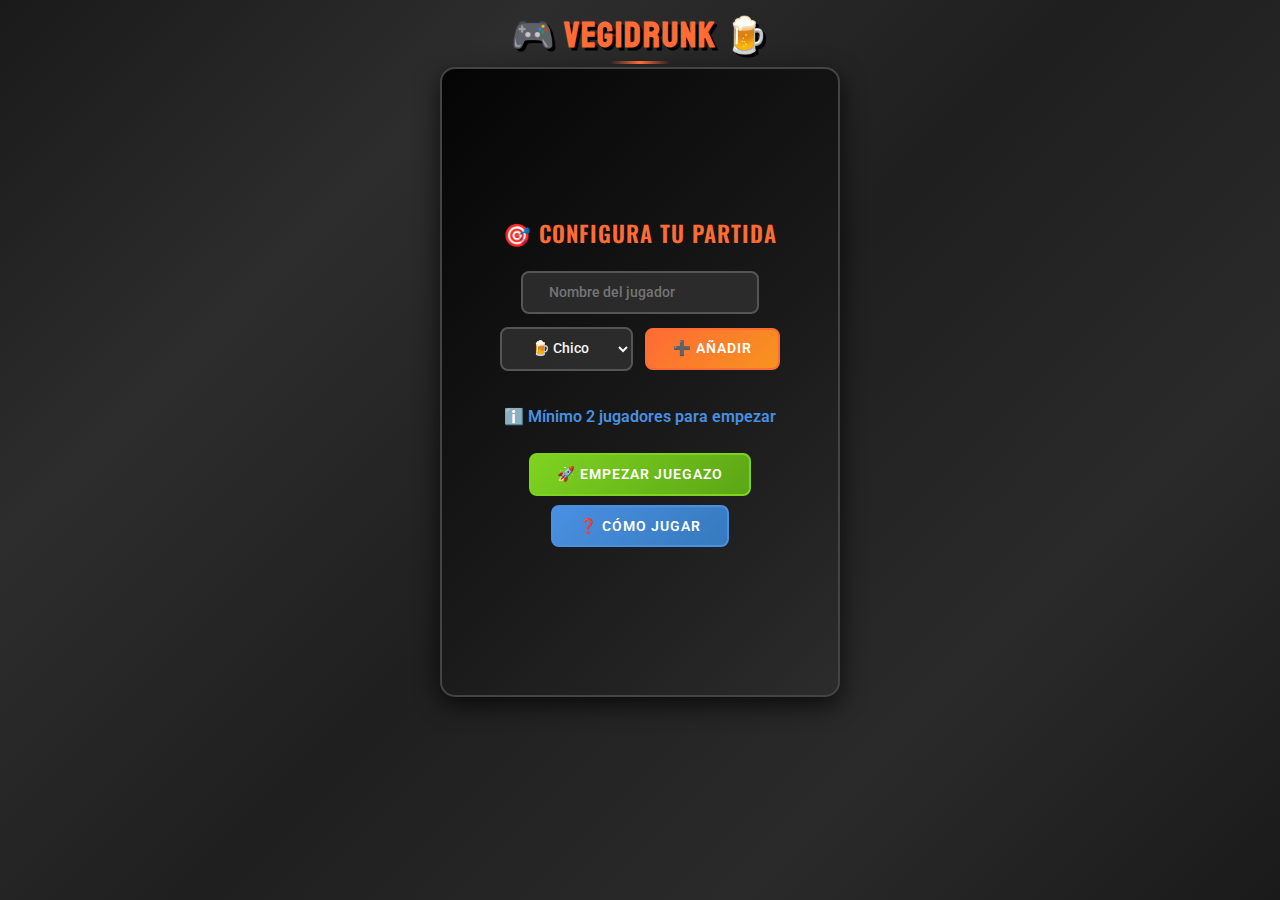
<file: games/vegidrunk-mobile.html>
<!DOCTYPE html>
<html lang="es">
<head>
    <meta charset="UTF-8">
    <meta name="viewport" content="width=device-width, initial-scale=1.0">
    <title>VEGIDRUNK 🍻</title>
    <link href="https://fonts.googleapis.com/css2?family=Oswald:wght@400;500;600;700&family=Roboto:wght@400;500;700&family=Staatliches&display=swap" rel="stylesheet">
    <style>
        * {
            margin: 0;
            padding: 0;
            box-sizing: border-box;
        }

        html, body {
            height: 100vh;
            overflow: hidden;
            font-family: 'Roboto', sans-serif;
            background: linear-gradient(135deg, #1a1a1a 0%, #2d2d2d 25%, #1f1f1f 50%, #2a2a2a 75%, #1a1a1a 100%);
            color: #f5f5f5;
        }

        .container {
            height: 100vh;
            display: flex;
            flex-direction: column;
            padding: 0.5vh 2vw;
            text-align: center;
        }

            .container.game-mode {
                padding: 0;
            }

        /* TITULO FIJO ARRIBA */
        h1 {
            font-family: 'Staatliches', cursive;
            font-size: 2.2rem;
            color: #ff6b35;
            text-shadow: 3px 3px 0px #000, -1px -1px 0px #333;
            letter-spacing: 2px;
            margin: 1vh 0;
            position: relative;
            flex-shrink: 0;
        }

            h1::after {
                content: '';
                position: absolute;
                bottom: -6px;
                left: 50%;
                transform: translateX(-50%);
                width: 60px;
                height: 3px;
                background: linear-gradient(90deg, transparent, #ff6b35, transparent);
            }

        /* CONTENEDOR PRINCIPAL CENTRADO - MAS COMPACTO */
        .setup-screen {
            background: linear-gradient(135deg, rgba(0,0,0,0.9) 0%, rgba(45,45,45,0.8) 100%);
            border-radius: 15px;
            padding: 1.5vh 3vw;
            width: 92vw;
            max-width: 400px;
            border: 2px solid #444;
            box-shadow: 0 8px 25px rgba(0, 0, 0, 0.7);
            flex: 1;
            display: flex;
            flex-direction: column;
            justify-content: center;
            margin: 0 auto;
            max-height: 70vh;
        }

            .setup-screen h2 {
                font-family: 'Oswald', sans-serif;
                font-size: 1.4rem;
                font-weight: 600;
                color: #ff6b35;
                margin-bottom: 1.5vh;
                text-transform: uppercase;
                letter-spacing: 1px;
            }

        .game-screen {
            display: flex;
            flex-direction: column;
            width: 100vw;
            height: 100vh;
            background: linear-gradient(135deg, rgba(0,0,0,0.9) 0%, rgba(45,45,45,0.8) 100%);
            padding: 0;
            position: relative;
        }

        .game-header {
            display: flex;
            justify-content: space-between;
            align-items: center;
            height: 5vh;
            background: rgba(45, 45, 45, 0.8);
            padding: 0 2vw;
            border-bottom: 2px solid #555;
            flex-shrink: 0;
        }

        .card-values-info {
            display: flex;
            gap: 1.5vw;
            font-size: 0.8rem;
            font-weight: 600;
        }

        .cards-remaining {
            font-size: 0.8rem;
            font-weight: 700;
            color: #ccc;
            text-transform: uppercase;
            letter-spacing: 1px;
        }

        .back-to-menu {
            background: rgba(68, 68, 68, 0.8);
            color: #ccc;
            border: 2px solid #666;
            padding: 0.6vh 1.5vw;
            border-radius: 6px;
            font-size: 0.7rem;
            cursor: pointer;
            transition: all 0.3s ease;
            font-family: 'Roboto', sans-serif;
            font-weight: 600;
            text-transform: uppercase;
        }

            .back-to-menu:hover {
                background: rgba(255, 107, 53, 0.8);
                color: #fff;
                border-color: #ff6b35;
                transform: translateY(-2px);
            }

        .game-content {
            display: flex;
            flex-direction: column;
            flex: 1;
            height: 95vh;
            overflow: hidden;
            padding: 0.3vh;
        }

        /* BARRA NARANJA MAS PEGADA - ALTURA FIJA */
        .action-info {
            background: rgba(255, 107, 53, 0.9);
            padding: 0.6vh 1vh;
            border-radius: 6px;
            font-size: 0.8rem;
            font-weight: 600;
            text-align: center;
            color: #fff;
            margin-bottom: 0.3vh;
            height: 3.5vh;
            display: flex;
            align-items: center;
            justify-content: center;
            flex-shrink: 0;
        }

        /* CONTENEDOR CARTA MAS PEGADO */
        .card-container {
            display: flex;
            flex-direction: column;
            justify-content: center;
            align-items: center;
            margin-bottom: 0.4vh;
            flex-shrink: 0;
        }

        /* TURNO MAS PEGADO */
        .turn-info {
            background: rgba(0, 0, 0, 0.8);
            padding: 0.5vh 1vh;
            border-radius: 6px;
            font-size: 0.8rem;
            font-weight: 600;
            text-align: center;
            color: #fff;
            margin-bottom: 0.3vh;
            width: 75vw;
            max-width: 350px;
        }

        /* CARTA MAS PEQUEÑA */
        .card-display {
            width: 70vw;
            max-width: 300px;
            height: 280px;
            border-radius: 12px;
            display: flex;
            flex-direction: column;
            justify-content: center;
            align-items: center;
            font-size: 2rem;
            font-weight: 700;
            cursor: pointer;
            transition: all 0.3s ease;
            border: 3px solid #333;
            position: relative;
            overflow: hidden;
            padding: 1vh;
            gap: 0.5vh;
            box-shadow: 0 6px 20px rgba(0, 0, 0, 0.6);
        }

            .card-display.not-clickable {
                cursor: default;
            }

        .card-number {
            font-size: 2.5rem;
            font-weight: 700;
            position: absolute;
            top: 20%;
            left: 50%;
            transform: translate(-50%, -50%);
            z-index: 5;
        }

        .card-display.disabled {
            cursor: not-allowed;
            opacity: 0.7;
        }

        .card-action-text {
            font-size: 0.7rem;
            font-weight: 600;
            text-align: center;
            color: rgba(255, 255, 255, 0.95);
            text-shadow: 2px 2px 4px rgba(0,0,0,0.8);
            line-height: 1.2;
            padding: 1vh;
            background: rgba(0, 0, 0, 0.6);
            border-radius: 6px;
            max-height: 100px;
            overflow-y: auto;
            width: calc(100% - 2vh);
            position: absolute;
            top: 50%;
            left: 50%;
            transform: translate(-50%, -50%);
            display: flex;
            flex-direction: column;
            align-items: center;
            justify-content: flex-start;
        }

            .card-action-text::-webkit-scrollbar {
                width: 4px;
            }

            .card-action-text::-webkit-scrollbar-track {
                background: rgba(255, 255, 255, 0.1);
                border-radius: 2px;
            }

            .card-action-text::-webkit-scrollbar-thumb {
                background: rgba(255, 107, 53, 0.8);
                border-radius: 2px;
            }

                .card-action-text::-webkit-scrollbar-thumb:hover {
                    background: rgba(255, 107, 53, 1);
                }

        /* BOTON SIGUIENTE MAS PEGADO */
        .next-turn-container {
            display: flex;
            justify-content: center;
            margin-bottom: 0.4vh;
            flex-shrink: 0;
        }

        .next-turn-btn {
            background: linear-gradient(135deg, #7ed321 0%, #5ba615 100%);
            color: #fff;
            font-size: 0.9rem;
            padding: 1.2vh 4vw;
            border: 2px solid #7ed321;
            font-weight: 700;
            font-family: 'Oswald', sans-serif;
            text-transform: uppercase;
            border-radius: 8px;
            cursor: pointer;
            transition: all 0.3s ease;
            display: block;
            min-width: 100px;
            letter-spacing: 1px;
        }

            .next-turn-btn:hover:not(:disabled) {
                background: linear-gradient(135deg, #5ba615 0%, #7ed321 100%);
                transform: translateY(-3px);
                box-shadow: 0 6px 20px rgba(126, 211, 33, 0.4);
            }

            .next-turn-btn:disabled {
                background: rgba(68, 68, 68, 0.8);
                color: #999;
                border-color: #555;
                cursor: not-allowed;
            }

        .card-display::before {
            content: '';
            position: absolute;
            top: -3px;
            left: -3px;
            right: -3px;
            bottom: -3px;
            background: none;
            border: 3px solid #ff6b35;
            border-radius: 9px;
            opacity: 0;
            transition: opacity 0.3s ease;
            z-index: -1;
        }

        .card-display:hover::before {
            opacity: 0.6;
        }

        .card-display:hover:not(.not-clickable):not(.card-blue):not(.card-yellow):not(.card-green):not(.card-red) {
            transform: scale(1.02);
        }

        .card-blue {
            background: #4a90e2 !important;
            box-shadow: 0 8px 25px rgba(74, 144, 226, 0.4);
        }

        .card-yellow {
            background: #ffcc00 !important;
            box-shadow: 0 8px 25px rgba(255, 204, 0, 0.4);
        }

            .card-yellow .card-action-text {
                color: rgba(255, 255, 255, 0.95);
                text-shadow: 2px 2px 4px rgba(0,0,0,0.8);
            }

        .card-green {
            background: #00cc44 !important;
            box-shadow: 0 8px 25px rgba(0, 204, 68, 0.4);
        }

            .card-green .card-action-text {
                color: rgba(255, 255, 255, 0.95);
                text-shadow: 2px 2px 4px rgba(0,0,0,0.8);
            }

        .card-red {
            background: #ff3333 !important;
            box-shadow: 0 8px 25px rgba(255, 51, 51, 0.4);
        }

        .players-section {
            flex: 1;
            display: flex;
            flex-direction: column;
            min-height: 0;
        }

        /* TITULO JUGADORES MAS PEQUEÑO */
        .action-title {
            font-family: 'Oswald', sans-serif;
            font-size: 0.8rem;
            font-weight: 600;
            margin-bottom: 0.3vh;
            color: #ff6b35;
            text-align: center;
            text-transform: uppercase;
            min-height: 1vh;
            display: flex;
            align-items: center;
            justify-content: center;
            letter-spacing: 1px;
        }

        /* GRID JUGADORES OPTIMIZADA PARA 8 - CASILLEROS MAS GRANDES */
        .players-grid {
            display: grid;
            grid-template-columns: 1fr 1fr;
            gap: 0.5vh;
            flex: 1;
            align-content: start;
            overflow-y: auto;
            max-height: 42vh;
        }

        .player-item {
            padding: 0.6vh 0.5vw;
            border-radius: 6px;
            cursor: pointer;
            font-family: 'Roboto', sans-serif;
            font-weight: 500;
            font-size: 0.7rem;
            transition: all 0.3s ease;
            text-align: center;
            min-height: 7.5vh;
            display: flex;
            flex-direction: column;
            align-items: center;
            justify-content: center;
            position: relative;
            border: 2px solid transparent;
        }

            .player-item.interactive {
                background: rgba(45, 45, 45, 0.8);
                color: #f5f5f5;
                border: 2px solid #666;
            }

                .player-item.interactive:hover {
                    background: rgba(255, 107, 53, 0.3);
                    border-color: #ff6b35;
                    transform: translateY(-2px);
                }

                .player-item.interactive.selected {
                    background: linear-gradient(135deg, #ff6b35 0%, #f7931e 100%);
                    color: #fff;
                    border-color: #ff6b35;
                    box-shadow: 0 0 15px rgba(255, 107, 53, 0.6);
                }

                .player-item.interactive:disabled {
                    background: rgba(68, 68, 68, 0.5);
                    color: #777;
                    border-color: #555;
                    cursor: not-allowed;
                    opacity: 0.6;
                }

            .player-item.display-only {
                background: linear-gradient(135deg, rgba(26, 26, 26, 0.8) 0%, rgba(45, 45, 45, 0.6) 100%);
                color: #ccc;
                border: 2px solid #444;
                cursor: default;
            }

                .player-item.display-only:hover {
                    background: linear-gradient(135deg, rgba(26, 26, 26, 0.8) 0%, rgba(45, 45, 45, 0.6) 100%);
                    border-color: #444;
                }

        .player-name-display {
            font-weight: 700;
            margin-bottom: 0.2vh;
            color: #ffffff;
            white-space: nowrap;
            overflow: hidden;
            text-overflow: ellipsis;
            max-width: 100%;
            font-size: 0.8rem;
        }

        .drink-count-display {
            font-size: 1rem;
            font-weight: 800;
            margin: 0.2vh 0;
            color: #fff;
        }

        .slave-info-display {
            font-size: 0.55rem;
            opacity: 0.8;
            color: #ccc;
            white-space: nowrap;
            overflow: hidden;
            text-overflow: ellipsis;
            max-width: 100%;
            position: absolute;
            bottom: 0.2vh;
            left: 0.5vw;
            right: 0.5vw;
            text-align: center;
        }

        /* Estilos del setup */
        .player-input {
            display: flex;
            gap: 1vw;
            margin: 1vh 0;
            justify-content: center;
            align-items: center;
            flex-wrap: wrap;
        }

        input, select, button {
            padding: 1.2vh 2vw;
            font-family: 'Roboto', sans-serif;
            font-size: 0.9rem;
            font-weight: 500;
            border: 2px solid #555;
            border-radius: 8px;
            background: rgba(45, 45, 45, 0.9);
            color: #f5f5f5;
            transition: all 0.3s ease;
        }

            input:focus, select:focus {
                outline: none;
                border-color: #ff6b35;
                background: rgba(45, 45, 45, 1);
                transform: translateY(-2px);
            }

        button {
            background: linear-gradient(135deg, #ff6b35 0%, #f7931e 100%);
            color: #fff;
            cursor: pointer;
            font-weight: 600;
            text-transform: uppercase;
            letter-spacing: 1px;
            border: 2px solid #ff6b35;
        }

            button:hover:not(:disabled) {
                background: linear-gradient(135deg, #f7931e 0%, #ff6b35 100%);
                transform: translateY(-3px);
                box-shadow: 0 6px 18px rgba(255, 107, 53, 0.5);
            }

            button:active:not(:disabled) {
                transform: translateY(0);
            }

            button:disabled {
                background: rgba(68, 68, 68, 0.8);
                color: #999;
                border-color: #555;
                cursor: not-allowed;
                transform: none;
                box-shadow: none;
            }

        /* LISTA JUGADORES CENTRADA */
        .players-list {
            display: grid;
            grid-template-columns: repeat(2, 1fr);
            gap: 0.6vh;
            margin: 1vh 0;
            max-height: 18vh;
            overflow-y: auto;
        }

        .player-card {
            background: rgba(45, 45, 45, 0.7);
            padding: 0.8vh;
            border-radius: 6px;
            border: 2px solid #555;
            font-size: 0.8rem;
            display: flex;
            justify-content: space-between;
            align-items: center;
            transition: all 0.3s ease;
            font-weight: 500;
            height: 4vh;
        }

            .player-card:hover {
                border-color: #777;
                background: rgba(45, 45, 45, 0.9);
                transform: translateY(-2px);
            }

        .final-results {
            background: linear-gradient(135deg, rgba(0,0,0,0.9) 0%, rgba(45,45,45,0.8) 100%);
            padding: 2vh 3vw;
            border-radius: 15px;
            margin: 1vh auto;
            width: 92vw;
            max-width: 400px;
            max-height: 75vh;
            border: 2px solid #444;
            box-shadow: 0 8px 25px rgba(0, 0, 0, 0.7);
            overflow-y: auto;
            position: relative;
        }

        .max-players-warning {
            color: #ff4757;
            font-size: 1rem;
            margin: 1vh 0;
            font-weight: 600;
        }

        .hidden {
            display: none;
        }

        /* Animaciones */
        @keyframes slideIn {
            from {
                opacity: 0;
                transform: translateY(20px);
            }

            to {
                opacity: 1;
                transform: translateY(0);
            }
        }

        .player-card {
            animation: slideIn 0.5s ease-out;
        }

        @keyframes cardFlip {
            0% {
                transform: rotateY(-10deg) scale(0.98);
            }

            50% {
                transform: rotateY(0deg) scale(1.03);
            }

            100% {
                transform: rotateY(0deg) scale(1);
            }
        }

        .card-display.flipping {
            animation: cardFlip 0.6s ease-out;
        }

        /* Media queries para ajustes adicionales */
        @media (max-height: 700px) {
            .card-display {
                height: 260px;
            }

            .card-number {
                font-size: 2.5rem;
            }

            .players-grid {
                gap: 0.4vh;
                max-height: 38vh;
            }

            .player-item {
                min-height: 8vh;
                font-size: 0.7rem;
                padding: 0.7vh 0.4vw;
            }
        }

        @media (max-height: 600px) {
            .card-display {
                height: 240px;
            }

            .card-number {
                font-size: 2.2rem;
            }

            .action-info {
                height: 3vh;
                font-size: 0.7rem;
            }

            .players-grid {
                max-height: 35vh;
            }

            .player-item {
                min-height: 7.2vh;
            }
        }

        @media (max-width: 400px) {
            .card-values-info {
                gap: 1vw;
                font-size: 0.7rem;
            }

            .cards-remaining {
                font-size: 0.7rem;
            }

            .back-to-menu {
                font-size: 0.6rem;
                padding: 0.5vh 1vw;
            }

            .player-item {
                font-size: 0.65rem;
            }

            .player-name-display {
                font-size: 0.7rem;
            }
        }
    </style>
</head>
<body>
    <div class="container">
        <h1>🎮 VEGIDRUNK 🍺</h1>

        <!-- Pantalla de configuración -->
        <div id="setupScreen" class="setup-screen">
            <h2>🎯 Configura tu partida</h2>
            <div class="player-input">
                <input type="text" id="playerName" placeholder="Nombre del jugador" maxlength="15">
                <select id="playerGender">
                    <option value="chico">🍺 Chico</option>
                    <option value="chica">🍸 Chica</option>
                </select>
                <button onclick="addPlayer()">➕ Añadir</button>
            </div>

            <div id="maxPlayersWarning" class="max-players-warning hidden">
                ⚠️ Máximo 8 jugadores
            </div>

            <div id="playersList" class="players-list"></div>

            <div id="minPlayersInfo" class="max-players-warning" style="color: #4a90e2; display: block;">
                ℹ️ Mínimo 2 jugadores para empezar
            </div>

            <button onclick="startGame()" id="startBtn" class="hidden" style="display: flex; margin: 2vh auto 0 auto; align-items: center; justify-content: center; text-align: center; background: linear-gradient(135deg, #7ed321 0%, #5ba615 100%); border-color: #7ed321;">🚀 Empezar Juegazo</button>

            <button onclick="showInstructions()" style="display: flex; margin: 1vh auto 0 auto; align-items: center; justify-content: center; text-align: center; background: linear-gradient(135deg, #4a90e2 0%, #357abd 100%); border-color: #4a90e2;">❓ Cómo Jugar</button>
        </div>

        <!-- Pantalla del juego -->
        <div id="gameScreen" class="game-screen hidden">
            <!-- Header -->
            <div class="game-header">
                <div class="card-values-info">
                    <span style="color: #4a90e2;">🔵 1</span>
                    <span style="color: #ffcc00;">🟡 2</span>
                    <span style="color: #00cc44;">🟢 3</span>
                    <span style="color: #ff3333;">🔴 4</span>
                </div>
                <div class="cards-remaining">
                    🃏 <span id="cardsLeft">40</span>
                </div>
                <button class="back-to-menu" onclick="backToMenu()">🏠 MENÚ</button>
            </div>

            <!-- Contenido principal vertical -->
            <div class="game-content">
                <!-- Rectángulo de acción -->
                <div id="actionInfo" class="action-info"></div>

                <!-- Carta y info -->
                <div class="card-container">
                    <div id="turnInfo" class="turn-info">🎯 Turno de: </div>
                    <div id="cardDisplay" class="card-display" onclick="drawCard()">
                        <div class="card-number">🃏</div>
                        <div style="font-size: 0.8rem; font-weight: 500; margin-top: auto;">Haz click para<br>robar carta</div>
                    </div>
                </div>

                <!-- Botón SIGUIENTE -->
                <div class="next-turn-container">
                    <button id="nextTurnBtn" class="next-turn-btn" onclick="nextTurn()">▶️ SIGUIENTE</button>
                </div>

                <!-- Jugadores -->
                <div class="players-section">
                    <div class="action-title" id="actionTitle">🏆 JUGADORES</div>
                    <div id="playersGrid" class="players-grid"></div>
                </div>
            </div>
        </div>

        <!-- Pantalla de instrucciones -->
        <div id="instructionsScreen" class="final-results hidden">
            <h2 style="font-family: 'Oswald', sans-serif; font-size: 1.6rem; font-weight: 600; color: #ff6b35; margin-bottom: 2vh; text-transform: uppercase;">❓ Cómo Jugar</h2>

            <div style="text-align: left; line-height: 1.4; font-size: 0.9rem;">
                <h3 style="color: #ff6b35; margin: 2vh 0 1vh 0; font-family: 'Oswald', sans-serif; text-transform: uppercase; font-size: 1.1rem;">🎯 Objetivo</h3>
                <p>Robar cartas y cumplir las acciones. ¡El que menos beba gana!</p>

                <h3 style="color: #ff6b35; margin: 2vh 0 1vh 0; font-family: 'Oswald', sans-serif; text-transform: uppercase; font-size: 1.1rem;">🃏 Cartas</h3>
                <p><strong style="color: #4a90e2;">🔵 Azules (1 trago)</strong> - <strong style="color: #ffcc00;">🟡 Amarillas (2 tragos)</strong> - <strong style="color: #00cc44;">🟢 Verdes (3 tragos)</strong> - <strong style="color: #ff3333;">🔴 Rojas (4 tragos)</strong></p>

                <h3 style="color: #ff6b35; margin: 2vh 0 1vh 0; font-family: 'Oswald', sans-serif; text-transform: uppercase; font-size: 1.1rem;">📋 Acciones</h3>
                <p><strong>1:</strong> Tú bebes</p>
                <p><strong>2:</strong> Mandas beber a alguien</p>
                <p><strong>3:</strong> Eliges un esclavo</p>
                <p><strong>4:</strong> Todos tocáis el suelo (último bebe)</p>
                <p><strong>5:</strong> Beben todos los chicos</p>
                <p><strong>6:</strong> Beben todas las chicas</p>
                <p><strong>7:</strong> Todos mano arriba (último bebe)</p>
                <p><strong>8:</strong> "Yo nunca..." (marcas quién bebe)</p>
                <p><strong>9:</strong> Rimas (marcas quién falla)</p>
                <p><strong>10:</strong> Palabras enlazadas (marcas quién falla)</p>

                <h3 style="color: #ff6b35; margin: 2vh 0 1vh 0; font-family: 'Oswald', sans-serif; text-transform: uppercase; font-size: 1.1rem;">⛓️ Esclavitud</h3>
                <p>Si eres esclavo de alguien, cuando tu amo beba, tú también bebes la misma cantidad. Las cadenas se propagan: si A es amo de B y B es amo de C, cuando A beba, B y C también beben.</p>

                <h3 style="color: #ff6b35; margin: 2vh 0 1vh 0; font-family: 'Oswald', sans-serif; text-transform: uppercase; font-size: 1.1rem;">🏆 Final</h3>
                <p>Cuando se acaben las 40 cartas, gana quien menos haya bebido.</p>
            </div>

            <button onclick="hideInstructions()" style="margin: 2vh auto 0 auto; display: flex; align-items: center; justify-content: center; background: linear-gradient(135deg, #7ed321 0%, #5ba615 100%); border-color: #7ed321; padding: 1.2vh 3vw; font-size: 0.9rem;">🏠 Volver al Menú</button>
        </div>

        <!-- Pantalla de resultados finales -->
        <div id="finalScreen" class="final-results hidden">
            <h2 style="font-family: 'Oswald', sans-serif; font-size: 2.2rem; font-weight: 600; color: #ff6b35; margin-bottom: 4vh; text-transform: uppercase;">🏆 Resultados Finales</h2>
            <div id="finalResults"></div>
            <button onclick="resetGame()" style="margin: 4vh auto 0 auto; display: flex; align-items: center; justify-content: center; background: linear-gradient(135deg, #7ed321 0%, #5ba615 100%); border-color: #7ed321;">🔄 Nueva Partida</button>
        </div>
    </div>

    <script>
        let players = [];
        let currentPlayerIndex = 0;
        let cards = [];
        let slaveMasters = {}; // jugador -> array de sus amos
        let totalDrinks = {};
        let gameEnded = false;
        let savedPlayerNames = []; // nombres guardados para reutilizar
        let selectedPlayers = [];
        let currentAction = '';
        let currentCardValue = 0;
        let interactionEnabled = false; // Variable para controlar interacción
        let cardClickable = true; // Nueva variable para controlar si se puede hacer click en la carta
        const MAX_PLAYERS = 8;

        // Crear baraja
        function createDeck() {
            const colors = ['blue', 'yellow', 'green', 'red'];
            const colorValues = { blue: 1, yellow: 2, green: 3, red: 4 };
            cards = [];

            for (let color of colors) {
                for (let number = 1; number <= 10; number++) {
                    cards.push({
                        number: number,
                        color: color,
                        value: colorValues[color]
                    });
                }
            }

            // Mezclar cartas
            for (let i = cards.length - 1; i > 0; i--) {
                const j = Math.floor(Math.random() * (i + 1));
                [cards[i], cards[j]] = [cards[j], cards[i]];
            }
        }

        function addPlayer() {
            const name = document.getElementById('playerName').value.trim();
            const gender = document.getElementById('playerGender').value;

            if (players.length >= MAX_PLAYERS) {
                document.getElementById('maxPlayersWarning').classList.remove('hidden');
                return;
            }

            if (name && !players.some(p => p.name === name)) {
                players.push({ name, gender });
                totalDrinks[name] = 0;
                slaveMasters[name] = [];

                updatePlayersList();
                document.getElementById('playerName').value = '';
                document.getElementById('maxPlayersWarning').classList.add('hidden');

                if (players.length >= 2) {
                    document.getElementById('startBtn').classList.remove('hidden');
                    document.getElementById('minPlayersInfo').classList.add('hidden');
                } else {
                    document.getElementById('minPlayersInfo').classList.remove('hidden');
                }
            }
        }

        function removePlayer(index) {
            const removedPlayer = players[index];
            delete totalDrinks[removedPlayer.name];
            delete slaveMasters[removedPlayer.name];

            // Eliminar como esclavo de otros
            for (let player in slaveMasters) {
                slaveMasters[player] = slaveMasters[player].filter(master => master !== removedPlayer.name);
            }

            players.splice(index, 1);
            updatePlayersList();
            document.getElementById('maxPlayersWarning').classList.add('hidden');

            if (players.length < 2) {
                document.getElementById('startBtn').classList.add('hidden');
                document.getElementById('minPlayersInfo').classList.remove('hidden');
            }
        }

        function updatePlayersList() {
            const list = document.getElementById('playersList');
            list.innerHTML = players.map((player, index) =>
                `<div class="player-card">
                            <span>${player.gender === 'chico' ? '🍺' : '🍸'} ${player.name}</span>
                            <button onclick="removePlayer(${index})" style="background: linear-gradient(135deg, #d0021b, #a3001a); padding: 0.8vh 1.5vw; font-size: 0.8rem; color: white; border: none; border-radius: 4px;">❌</button>
                        </div>`
            ).join('');
        }

        function startGame() {
            // Validación: mínimo 2 jugadores
            if (players.length < 2) {
                alert('¡Necesitas al menos 2 jugadores para empezar!');
                return;
            }

            // Limpiar COMPLETAMENTE todo
            currentPlayerIndex = 0;
            gameEnded = false;
            selectedPlayers = [];
            currentAction = '';
            currentCardValue = 0;
            interactionEnabled = false;
            cardClickable = true;

            // Limpiar completamente esclavitud y tragos
            slaveMasters = {};
            totalDrinks = {};
            players.forEach(player => {
                totalDrinks[player.name] = 0;
                slaveMasters[player.name] = [];
            });

            // Crear nueva baraja
            createDeck();

            // Cambiar pantallas - ocultar título principal
            document.querySelector('.container h1').style.display = 'none';
            document.querySelector('.container').classList.add('game-mode');
            document.getElementById('setupScreen').classList.add('hidden');
            document.getElementById('gameScreen').classList.remove('hidden');

            // Inicializar el juego
            updateCurrentPlayer();
            updatePlayersDisplay();
            resetCardToInitial();
        }

        function resetCardToInitial() {
            const cardDisplay = document.getElementById('cardDisplay');
            cardDisplay.className = 'card-display';
            cardDisplay.innerHTML = `
                        <div class="card-number">🃏</div>
                        <div style="font-size: 0.8rem; font-weight: 500; margin-top: auto;">Haz click para<br>robar carta</div>
                    `;
            cardDisplay.onclick = drawCard;
            cardClickable = true;
            document.getElementById('nextTurnBtn').disabled = true;
            document.getElementById('actionTitle').textContent = '🏆 JUGADORES';
            document.getElementById('actionInfo').textContent = ''; // Limpiar pero mantener visible
        }

        function backToMenu() {
            // Cambiar confirm por algo que funcione en Claude
            const shouldReturn = true; // En producción podrías usar confirm, aquí lo dejamos directo
            if (shouldReturn) {
                resetToMenu();
            }
        }

        function resetToMenu() {
            // Limpiar SOLO los datos de la partida, MANTENER jugadores
            currentPlayerIndex = 0;
            cards = [];
            gameEnded = false;
            selectedPlayers = [];
            currentAction = '';
            currentCardValue = 0;
            interactionEnabled = false;
            cardClickable = true;

            // Limpiar datos de esclavitud y tragos pero mantener estructura para los jugadores existentes
            slaveMasters = {};
            totalDrinks = {};
            players.forEach(player => {
                totalDrinks[player.name] = 0;
                slaveMasters[player.name] = [];
            });

            // Limpiar elementos de la UI
            document.getElementById('finalScreen').classList.add('hidden');
            document.getElementById('gameScreen').classList.add('hidden');
            document.getElementById('instructionsScreen').classList.add('hidden');
            document.getElementById('setupScreen').classList.remove('hidden');

            // Restaurar el título principal
            document.querySelector('.container h1').style.display = 'block';
            document.querySelector('.container').classList.remove('game-mode');

            // Actualizar la lista de jugadores (que se mantienen) y resetear estado
            updatePlayersList();

            // Si hay jugadores, mostrar botón de empezar
            if (players.length >= 2) {
                document.getElementById('startBtn').classList.remove('hidden');
                document.getElementById('minPlayersInfo').classList.add('hidden');
            } else {
                document.getElementById('startBtn').classList.add('hidden');
                document.getElementById('minPlayersInfo').classList.remove('hidden');
            }

            document.getElementById('playerName').value = '';
            document.getElementById('maxPlayersWarning').classList.add('hidden');
        }

        function updateCurrentPlayer() {
            document.getElementById('turnInfo').textContent =
                `🎯 Turno: ${players[currentPlayerIndex].gender === 'chico' ? '🍺' : '🍸'} ${players[currentPlayerIndex].name}`;
            document.getElementById('cardsLeft').textContent = cards.length;
        }

        function updatePlayersDisplay() {
            const playersGrid = document.getElementById('playersGrid');

            playersGrid.innerHTML = players.map(player => {
                const slaveText = slaveMasters[player.name].length > 0 ? ' ⛓️' : '';
                const masters = slaveMasters[player.name].length > 0 ?
                    `<div class="slave-info-display">Esclavo de ${slaveMasters[player.name].join(', ')}</div>` : '';

                // Determinar el tipo de elemento y clases
                let elementClass = 'player-item';
                let isEnabled = true;
                let extraClass = '';

                // Solo permitir interacción si está habilitada globalmente
                if (!interactionEnabled) {
                    elementClass += ' display-only';
                } else {
                    elementClass += ' interactive';

                    if (currentAction === 'esclavo') {
                        const master = players[currentPlayerIndex].name;
                        const availableSlaves = getAvailableSlaves(master);
                        isEnabled = availableSlaves.some(p => p.name === player.name);
                    } else if (currentAction === 'mandarbeber' || currentAction === 'votar') {
                        const excludePlayer = currentAction === 'mandarbeber' ? players[currentPlayerIndex].name : null;
                        isEnabled = player.name !== excludePlayer;
                    }
                }

                if (selectedPlayers.includes(player.name)) {
                    extraClass = 'selected';
                }

                return `<div class="${elementClass} ${extraClass}"
                            ${(!isEnabled && interactionEnabled) ? 'disabled' : ''}
                            onclick="selectPlayerNew('${player.name}')">
                            <div class="player-name-display">${player.gender === 'chico' ? '🍺' : '🍸'} ${player.name}${slaveText}</div>
                            <div class="drink-count-display">${totalDrinks[player.name]} 🍻</div>
                            ${masters}
                        </div>`;
            }).join('');
        }

        function drawCard() {
            if (cards.length === 0 || gameEnded || !cardClickable) return;

            const card = cards.pop();

            // Deshabilitar click en la carta inmediatamente
            cardClickable = false;
            interactionEnabled = false;
            const cardDisplay = document.getElementById('cardDisplay');
            cardDisplay.classList.add('disabled', 'not-clickable');
            cardDisplay.onclick = null;

            // Añadir clase de animación
            cardDisplay.classList.add('flipping');

            // Mostrar carta con color correspondiente
            setTimeout(() => {
                cardDisplay.className = `card-display card-${card.color} flipping disabled not-clickable`;
                cardDisplay.innerHTML = `
                            <div class="card-number">${card.number}</div>
                        `;
            }, 200);

            // Procesar acción de la carta
            setTimeout(() => {
                cardDisplay.classList.remove('flipping');
                processCardAction(card);
            }, 500);
        }

        function processCardAction(card) {
            const player = players[currentPlayerIndex].name;
            const cardDisplay = document.getElementById('cardDisplay');
            let actionInfo = '';

            // Limpiar estado anterior
            selectedPlayers = [];
            currentCardValue = card.value;

            switch (card.number) {
                case 1: // BEBES TU MISMO
                    actionInfo = 'BEBES TU MISMO';
                    updateCardWithAction(cardDisplay, card, '', actionInfo);
                    // Mostrar inmediatamente el resultado completo
                    setTimeout(() => {
                        const drinkText1 = showFullDrinkText([player], card.value);
                        updateCardWithAction(cardDisplay, card, drinkText1, actionInfo);
                    }, 100);
                    currentAction = 'carta1';
                    interactionEnabled = false;
                    enableNextTurnButton();
                    break;

                case 2: // MANDAS BEBER, ELIGE VICTIMA
                    actionInfo = 'MANDAS BEBER, ELIGE VICTIMA';
                    updateCardWithAction(cardDisplay, card, '', actionInfo);
                    currentAction = 'mandarbeber';
                    interactionEnabled = true;
                    document.getElementById('actionTitle').textContent = '👑 ELIGE VÍCTIMA';
                    updatePlayersDisplay();
                    break;

                case 3: // ELIGE ESCLAVO
                    if (players.length <= 2) {
                        actionInfo = 'ELIGE ESCLAVO';
                        updateCardWithAction(cardDisplay, card, '⏭️ Solo hay 2 jugadores - Carta saltada', actionInfo);
                        currentAction = '';
                        interactionEnabled = false;
                        enableNextTurnButton();
                        break;
                    }

                    const availableSlaves = getAvailableSlaves(player);
                    if (availableSlaves.length === 0) {
                        actionInfo = 'ELIGE ESCLAVO';
                        updateCardWithAction(cardDisplay, card, '⏭️ No hay esclavos disponibles - Carta saltada', actionInfo);
                        currentAction = '';
                        interactionEnabled = false;
                        enableNextTurnButton();
                    } else {
                        actionInfo = 'ELIGE ESCLAVO';
                        updateCardWithAction(cardDisplay, card, '', actionInfo);
                        currentAction = 'esclavo';
                        interactionEnabled = true;
                        document.getElementById('actionTitle').textContent = '⛓️ ELIGE ESCLAVO';
                        updatePlayersDisplay();
                    }
                    break;

                case 4: // MANOS AL SUELO! VOTAD PERDEDOR
                    actionInfo = 'MANOS AL SUELO! VOTAD PERDEDOR';
                    updateCardWithAction(cardDisplay, card, '', actionInfo);
                    currentAction = 'votar';
                    interactionEnabled = true;
                    document.getElementById('actionTitle').textContent = '👇 VOTAD PERDEDOR';
                    updatePlayersDisplay();
                    break;

                case 5: // BEBEN LOS CHICOS
                    const chicos = players.filter(p => p.gender === 'chico').map(p => p.name);
                    actionInfo = 'BEBEN LOS CHICOS';
                    if (chicos.length === 0) {
                        updateCardWithAction(cardDisplay, card, 'No hay chicos - Carta saltada', actionInfo);
                        currentAction = '';
                        interactionEnabled = false;
                        enableNextTurnButton();
                    } else {
                        updateCardWithAction(cardDisplay, card, '', actionInfo);
                        // Mostrar inmediatamente quién bebe
                        setTimeout(() => {
                            const drinkText5 = showFullDrinkText(chicos, card.value);
                            updateCardWithAction(cardDisplay, card, drinkText5, actionInfo);
                        }, 100);
                        currentAction = 'carta5';
                        selectedPlayers = chicos; // Guardar para aplicar en SIGUIENTE
                        interactionEnabled = false;
                        enableNextTurnButton();
                    }
                    break;

                case 6: // BEBEN LAS CHICAS
                    const chicas = players.filter(p => p.gender === 'chica').map(p => p.name);
                    actionInfo = 'BEBEN LAS CHICAS';
                    if (chicas.length === 0) {
                        updateCardWithAction(cardDisplay, card, 'No hay chicas - Carta saltada', actionInfo);
                        currentAction = '';
                        interactionEnabled = false;
                        enableNextTurnButton();
                    } else {
                        updateCardWithAction(cardDisplay, card, '', actionInfo);
                        // Mostrar inmediatamente quién bebe
                        setTimeout(() => {
                            const drinkText6 = showFullDrinkText(chicas, card.value);
                            updateCardWithAction(cardDisplay, card, drinkText6, actionInfo);
                        }, 100);
                        currentAction = 'carta6';
                        selectedPlayers = chicas; // Guardar para aplicar en SIGUIENTE
                        interactionEnabled = false;
                        enableNextTurnButton();
                    }
                    break;

                case 7: // MANOS ARRIBA! VOTAD PERDEDOR
                    actionInfo = 'MANOS ARRIBA! VOTAD PERDEDOR';
                    updateCardWithAction(cardDisplay, card, '', actionInfo);
                    currentAction = 'votar';
                    interactionEnabled = true;
                    document.getElementById('actionTitle').textContent = '🙋 VOTAD PERDEDOR';
                    updatePlayersDisplay();
                    break;

                case 8: // YO NUNCA... VOTAD PERDEDORES
                    actionInfo = 'YO NUNCA... VOTAD PERDEDORES';
                    updateCardWithAction(cardDisplay, card, '', actionInfo);
                    currentAction = 'multiple';
                    interactionEnabled = true;
                    document.getElementById('actionTitle').textContent = '💭 MARCAD BEBEDORES';
                    enableNextTurnButton();
                    updatePlayersDisplay();
                    break;

                case 9: // RIMAS, VOTAD PERDEDOR
                    actionInfo = 'RIMAS, VOTAD PERDEDOR';
                    updateCardWithAction(cardDisplay, card, '', actionInfo);
                    currentAction = 'votar';
                    interactionEnabled = true;
                    document.getElementById('actionTitle').textContent = '🎵 VOTAD PERDEDOR';
                    updatePlayersDisplay();
                    break;

                case 10: // PALABRAS ENLAZADAS, VOTAD PERDEDOR
                    actionInfo = 'PALABRAS ENLAZADAS, VOTAD PERDEDOR';
                    updateCardWithAction(cardDisplay, card, '', actionInfo);
                    currentAction = 'votar';
                    interactionEnabled = true;
                    document.getElementById('actionTitle').textContent = '🔗 VOTAD PERDEDOR';
                    updatePlayersDisplay();
                    break;
            }

            updateCurrentPlayer();
        }

        function updateCardWithAction(cardDisplay, card, actionText, actionInfo = '') {
            // Mostrar info de acción fuera de la carta si existe
            const actionInfoElement = document.getElementById('actionInfo');
            if (actionInfo) {
                actionInfoElement.textContent = actionInfo;
            } else {
                actionInfoElement.textContent = ''; // Mantener vacío pero visible
            }

            // Mostrar texto en la carta si existe
            if (actionText && actionText.trim() !== '') {
                cardDisplay.innerHTML = `
                            <div class="card-number">${card.number}</div>
                            <div class="card-action-text">${actionText}</div>
                        `;
            } else {
                cardDisplay.innerHTML = `
                            <div class="card-number">${card.number}</div>
                        `;
            }
        }

        function getPlayerChain(playerName) {
            // Obtener toda la cadena de un jugador (amos y esclavos)
            let chain = new Set([playerName]);

            // Obtener todos los amos hacia arriba
            let toCheckMasters = [playerName];
            while (toCheckMasters.length > 0) {
                let current = toCheckMasters.shift();
                if (slaveMasters[current]) {
                    for (let master of slaveMasters[current]) {
                        if (!chain.has(master)) {
                            chain.add(master);
                            toCheckMasters.push(master);
                        }
                    }
                }
            }

            // Obtener todos los esclavos hacia abajo
            let toCheckSlaves = [playerName];
            while (toCheckSlaves.length > 0) {
                let current = toCheckSlaves.shift();
                for (let playerKey in slaveMasters) {
                    if (slaveMasters[playerKey].includes(current) && !chain.has(playerKey)) {
                        chain.add(playerKey);
                        toCheckSlaves.push(playerKey);
                    }
                }
            }

            return chain;
        }

        function getAvailableSlaves(masterName) {
            const masterChain = getPlayerChain(masterName);

            return players.filter(p => {
                if (p.name === masterName) return false;
                if (slaveMasters[masterName].includes(p.name)) return false;
                if (masterChain.has(p.name)) return false; // Ya está en la cadena
                return true;
            });
        }

        // Nueva función para manejar selección de jugadores
        function selectPlayerNew(playerName) {
            // Solo permitir selección si la interacción está habilitada
            if (!interactionEnabled) {
                return;
            }

            if (currentAction === 'multiple') {
                // Modo selección múltiple (carta 8)
                if (selectedPlayers.includes(playerName)) {
                    selectedPlayers = selectedPlayers.filter(p => p !== playerName);
                } else {
                    selectedPlayers.push(playerName);
                }

                // Mostrar inmediatamente quién va a beber en la carta CON esclavitud
                const cardDisplay = document.getElementById('cardDisplay');
                const cardNumber = cardDisplay.querySelector('.card-number').textContent;

                if (selectedPlayers.length > 0) {
                    const drinkText = showFullDrinkText(selectedPlayers, currentCardValue);
                    cardDisplay.innerHTML = `
                                <div class="card-number">${cardNumber}</div>
                                <div class="card-action-text">${drinkText}</div>
                            `;
                } else {
                    cardDisplay.innerHTML = `
                                <div class="card-number">${cardNumber}</div>
                            `;
                }

                updatePlayersDisplay();
                return;
            }

            // Acciones de selección única que se marcan hasta SIGUIENTE
            if (currentAction === 'votar' || currentAction === 'mandarbeber') {
                // Limpiar selecciones anteriores y marcar el nuevo
                selectedPlayers = [playerName];

                // Solo mostrar el texto CON esclavitud, NO aplicar tragos aún
                const drinkText = showFullDrinkText([playerName], currentCardValue);
                const cardDisplay = document.getElementById('cardDisplay');
                const cardNumber = cardDisplay.querySelector('.card-number').textContent;
                cardDisplay.innerHTML = `
                            <div class="card-number">${cardNumber}</div>
                            <div class="card-action-text">${drinkText}</div>
                        `;

                updatePlayersDisplay();
                enableNextTurnButton();
                return;
            }

            // Acciones de selección única inmediata (solo esclavo ahora)
            if (currentAction === 'esclavo') {
                const master = players[currentPlayerIndex].name;

                // Validar que no se pueda elegir a sí mismo como esclavo
                if (playerName === master) {
                    return; // No hacer nada si intenta elegirse a sí mismo
                }

                // Validar que el jugador esté disponible como esclavo
                const availableSlaves = getAvailableSlaves(master);
                if (!availableSlaves.some(p => p.name === playerName)) {
                    return; // No hacer nada si el jugador no está disponible
                }

                if (!slaveMasters[playerName].includes(master)) {
                    slaveMasters[playerName].push(master);
                }

                // Actualizar la carta con la información del esclavo
                const cardDisplay = document.getElementById('cardDisplay');
                const cardNumber = cardDisplay.querySelector('.card-number').textContent;
                cardDisplay.innerHTML = `
                            <div class="card-number">${cardNumber}</div>
                            <div class="card-action-text">${playerName} es esclavo de ${master}</div>
                        `;

                // Para esclavo, ocultar selección inmediatamente
                hideSelectionAndContinue();
            }
        }

        function hideSelectionAndContinue() {
            currentAction = '';
            selectedPlayers = [];
            interactionEnabled = false; // Deshabilitar interacción
            updatePlayersDisplay();
            enableNextTurnButton();
        }

        // Función para mostrar quién bebe CON esclavitud incluida (solo texto) EN FILAS con iconos
        function showFullDrinkText(playersArray, amount) {
            if (playersArray.length === 0) return "Nadie bebe";

            // Calcular tragos normales y por esclavitud por separado
            let normalDrinks = {}; // Tragos por regla normal
            let slaveDrinks = {}; // Tragos por esclavitud (jugador -> {amo: cantidad})

            // Inicializar
            players.forEach(p => {
                normalDrinks[p.name] = 0;
                slaveDrinks[p.name] = {};
            });

            // Tragos por regla original
            playersArray.forEach(name => normalDrinks[name] = amount);

            // Calcular esclavitud paso a paso
            let currentRound = {};
            players.forEach(p => currentRound[p.name] = 0);
            playersArray.forEach(name => currentRound[name] = amount);

            let iterations = 0;
            const MAX_ITERATIONS = 20;

            while (Object.values(currentRound).some(v => v > 0) && iterations < MAX_ITERATIONS) {
                iterations++;
                let nextRound = {};
                players.forEach(p => nextRound[p.name] = 0);

                for (let masterName in currentRound) {
                    if (currentRound[masterName] > 0) {
                        for (let slaveName in slaveMasters) {
                            if (slaveMasters[slaveName].includes(masterName)) {
                                nextRound[slaveName] += currentRound[masterName];

                                // Registrar tragos de esclavitud
                                if (!slaveDrinks[slaveName][masterName]) {
                                    slaveDrinks[slaveName][masterName] = 0;
                                }
                                slaveDrinks[slaveName][masterName] += currentRound[masterName];
                            }
                        }
                    }
                }

                currentRound = nextRound;
            }

            // Generar texto en orden: PRIMERO regla normal, LUEGO esclavitud
            let result = [];

            // 1. PRIMERO: Todos los que beben por regla normal
            players.forEach(player => {
                if (normalDrinks[player.name] > 0) {
                    const icon = players.find(p => p.name === player.name).gender === 'chico' ? '🍺' : '🍸';
                    result.push(`${icon} ${player.name} bebe ${normalDrinks[player.name]} trago${normalDrinks[player.name] > 1 ? 's' : ''}`);
                }
            });

            // 2. DESPUÉS: Todos los que beben por esclavitud
            players.forEach(player => {
                for (let masterName in slaveDrinks[player.name]) {
                    if (slaveDrinks[player.name][masterName] > 0) {
                        const drinks = slaveDrinks[player.name][masterName];
                        result.push(`⛓️ ${player.name} bebe ${drinks} trago${drinks > 1 ? 's' : ''} (esclavo de ${masterName})`);
                    }
                }
            });

            return result.join('<br>');
        }

        // Función para aplicar tragos SIN mostrar resumen (solo cálculos internos)
        function applyDrinksOnly(playersArray, amount) {
            // Ronda 0: los que beben por la regla original
            let currentRound = {};
            players.forEach(p => currentRound[p.name] = 0);
            playersArray.forEach(name => currentRound[name] = amount);

            let totalRoundDrinks = { ...currentRound };
            let iterations = 0;
            const MAX_ITERATIONS = 20; // Protección contra bucles infinitos

            // Rondas de esclavitud - propagar en cadena
            while (Object.values(currentRound).some(v => v > 0) && iterations < MAX_ITERATIONS) {
                iterations++;
                let nextRound = {};
                players.forEach(p => nextRound[p.name] = 0);

                for (let masterName in currentRound) {
                    if (currentRound[masterName] > 0) {
                        // Sus esclavos beben la misma cantidad
                        for (let slaveName in slaveMasters) {
                            if (slaveMasters[slaveName].includes(masterName)) {
                                nextRound[slaveName] += currentRound[masterName];
                            }
                        }
                    }
                }

                // Sumar al total de esta ronda
                for (let name in nextRound) {
                    totalRoundDrinks[name] += nextRound[name];
                }

                currentRound = nextRound;
            }

            // Aplicar al total del juego
            for (let playerName in totalRoundDrinks) {
                if (totalRoundDrinks[playerName] > 0) {
                    totalDrinks[playerName] += totalRoundDrinks[playerName];
                }
            }

            updatePlayersDisplay();

            // Devolver quién bebe cuánto para mostrar en la carta
            return players.filter(p => totalRoundDrinks[p.name] > 0)
                .map(p => `${p.name} bebe ${totalRoundDrinks[p.name]} trago${totalRoundDrinks[p.name] > 1 ? 's' : ''}`)
                .join(', ');
        }

        function enableNextTurnButton() {
            document.getElementById('nextTurnBtn').disabled = false;
        }

        function disableNextTurnButton() {
            document.getElementById('nextTurnBtn').disabled = true;
        }

        function nextTurn() {
            // Para carta 8, procesar selecciones múltiples si las hay
            if (currentAction === 'multiple' && selectedPlayers.length > 0) {
                const drinkText = applyDrinksOnly(selectedPlayers, currentCardValue);
                const cardDisplay = document.getElementById('cardDisplay');
                const cardNumber = cardDisplay.querySelector('.card-number').textContent;

                // Asegurar que se muestra el texto correctamente
                if (drinkText && drinkText.trim() !== '') {
                    cardDisplay.innerHTML = `
                                <div class="card-number">${cardNumber}</div>
                                <div class="card-action-text">${drinkText}</div>
                            `;
                } else {
                    cardDisplay.innerHTML = `
                                <div class="card-number">${cardNumber}</div>
                                <div class="card-action-text">Nadie bebe</div>
                            `;
                }
            } else if (currentAction === 'multiple') {
                // Si no se seleccionó a nadie en carta 8
                const cardDisplay = document.getElementById('cardDisplay');
                const cardNumber = cardDisplay.querySelector('.card-number').textContent;
                cardDisplay.innerHTML = `
                            <div class="card-number">${cardNumber}</div>
                            <div class="card-action-text">Nadie bebe</div>
                        `;
            }

            // Para votaciones (4,7,9,10) y mandar beber (2), aplicar tragos al dar SIGUIENTE
            if ((currentAction === 'votar' || currentAction === 'mandarbeber') && selectedPlayers.length > 0) {
                applyDrinksOnly(selectedPlayers, currentCardValue);
            }

            // Para cartas 1, 5, 6 - aplicar tragos al dar SIGUIENTE
            if (currentAction === 'carta1') {
                const player = players[currentPlayerIndex].name;
                applyDrinksOnly([player], currentCardValue);
            } else if (currentAction === 'carta5' && selectedPlayers.length > 0) {
                applyDrinksOnly(selectedPlayers, currentCardValue);
            } else if (currentAction === 'carta6' && selectedPlayers.length > 0) {
                applyDrinksOnly(selectedPlayers, currentCardValue);
            }

            disableNextTurnButton();

            // Limpiar estado de selección
            selectedPlayers = [];
            currentAction = '';
            currentCardValue = 0;
            interactionEnabled = false;

            if (cards.length === 0) {
                endGame();
                return;
            }

            currentPlayerIndex = (currentPlayerIndex + 1) % players.length;
            updateCurrentPlayer();
            updatePlayersDisplay();

            // Resetear carta y habilitarla para click
            resetCardToInitial();
            updateCurrentPlayer();
        }

        function endGame() {
            gameEnded = true;
            document.getElementById('gameScreen').classList.add('hidden');
            document.getElementById('finalScreen').classList.remove('hidden');

            const sortedPlayers = players.sort((a, b) => totalDrinks[b.name] - totalDrinks[a.name]);

            let results = '<h3 style="margin-bottom: 4vh; font-family: \'Oswald\', sans-serif; font-size: 1.6rem; color: #ff6b35; text-transform: uppercase;">🏆 Ranking Final</h3>';
            sortedPlayers.forEach((player, index) => {
                const medal = index === 0 ? '🥇' : index === 1 ? '🥈' : index === 2 ? '🥉' : '🏅';
                results += `<div class="drink-card" style="margin: 2vh auto; font-size: 1.2rem; padding: 3vh; width: 90%; max-width: 450px; height: auto; background: rgba(45, 45, 45, 0.7); border-radius: 12px; border: 2px solid #555;">
                            ${medal} ${player.gender === 'chico' ? '🍺' : '🍸'} ${player.name}<br>
                            <strong style="font-size: 1.4em;">${totalDrinks[player.name]} tragos</strong>
                        </div>`;
            });

            document.getElementById('finalResults').innerHTML = results;
        }

        function showInstructions() {
            document.getElementById('setupScreen').classList.add('hidden');
            document.getElementById('instructionsScreen').classList.remove('hidden');
        }

        function hideInstructions() {
            document.getElementById('instructionsScreen').classList.add('hidden');
            document.getElementById('setupScreen').classList.remove('hidden');
        }

        // CAMBIO: Modificar resetGame para que mantenga los jugadores como resetToMenu
        function resetGame() {
            // CAMBIO: Ahora resetGame se comporta igual que resetToMenu - mantiene jugadores
            resetToMenu();
        }

        document.getElementById('playerName').addEventListener('keypress', function (e) {
            if (e.key === 'Enter') {
                addPlayer();
            }
        });
    </script>
</body>
</html>
</file>
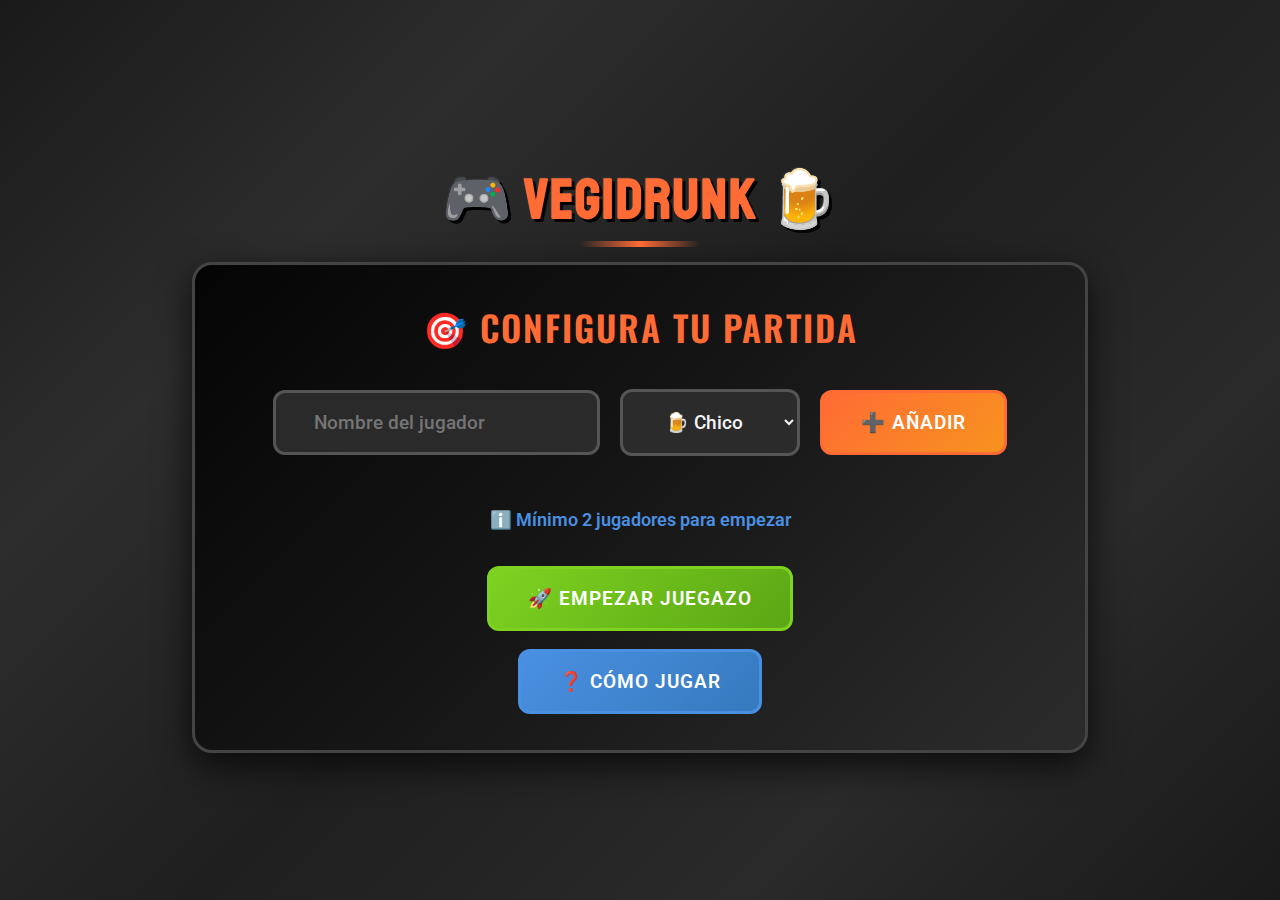
<file: games/vegidrunk-pc.html>
<!DOCTYPE html>
<html lang="es">
<head>
    <meta charset="UTF-8">
    <meta name="viewport" content="width=device-width, initial-scale=1.0">
    <title>VEGIDRUNK 🍻</title>
    <link href="https://fonts.googleapis.com/css2?family=Oswald:wght@400;500;600;700&family=Roboto:wght@400;500;700&family=Staatliches&display=swap" rel="stylesheet">
    <style>
        * {
            margin: 0;
            padding: 0;
            box-sizing: border-box;
        }

        html, body {
            height: 100vh;
            overflow: hidden;
            font-family: 'Roboto', sans-serif;
            background: linear-gradient(135deg, #1a1a1a 0%, #2d2d2d 25%, #1f1f1f 50%, #2a2a2a 75%, #1a1a1a 100%);
            color: #f5f5f5;
        }

        .container {
            height: 100vh;
            display: flex;
            flex-direction: column;
            justify-content: center;
            align-items: center;
            padding: 2vh 4vw;
            text-align: center;
        }

            .container.game-mode {
                padding: 0;
            }

        h1 {
            font-family: 'Staatliches', cursive;
            font-size: 3.5rem;
            color: #ff6b35;
            text-shadow: 3px 3px 0px #000, -1px -1px 0px #333;
            letter-spacing: 2px;
            margin: 2vh 0 3vh 0;
            position: relative;
        }

            h1::after {
                content: '';
                position: absolute;
                bottom: -12px;
                left: 50%;
                transform: translateX(-50%);
                width: 120px;
                height: 6px;
                background: linear-gradient(90deg, transparent, #ff6b35, transparent);
            }

        .setup-screen {
            background: linear-gradient(135deg, rgba(0,0,0,0.9) 0%, rgba(45,45,45,0.8) 100%);
            border-radius: 20px;
            padding: 4vh 6vw;
            width: 70vw;
            max-width: 900px;
            border: 3px solid #444;
            box-shadow: 0 12px 35px rgba(0, 0, 0, 0.7);
        }

            .setup-screen h2 {
                font-family: 'Oswald', sans-serif;
                font-size: 2.2rem;
                font-weight: 600;
                color: #ff6b35;
                margin-bottom: 4vh;
                text-transform: uppercase;
                letter-spacing: 2px;
            }

        .game-screen {
            display: flex;
            flex-direction: column;
            width: 100vw;
            height: 100vh;
            background: linear-gradient(135deg, rgba(0,0,0,0.9) 0%, rgba(45,45,45,0.8) 100%);
            padding: 0;
            position: relative;
        }

        .game-header {
            display: flex;
            justify-content: space-between;
            align-items: center;
            height: 8vh;
            background: rgba(45, 45, 45, 0.8);
            padding: 0 3vw;
            border-bottom: 2px solid #555;
        }

        .card-values-info {
            display: flex;
            gap: 2vw;
            font-size: 1.1rem;
            font-weight: 600;
        }

        .cards-remaining {
            font-size: 1.1rem;
            font-weight: 700;
            color: #ccc;
            text-transform: uppercase;
            letter-spacing: 1px;
        }

        .back-to-menu {
            background: rgba(68, 68, 68, 0.8);
            color: #ccc;
            border: 2px solid #666;
            padding: 1.2vh 2vw;
            border-radius: 8px;
            font-size: 1rem;
            cursor: pointer;
            transition: all 0.3s ease;
            font-family: 'Roboto', sans-serif;
            font-weight: 600;
            text-transform: uppercase;
        }

            .back-to-menu:hover {
                background: rgba(255, 107, 53, 0.8);
                color: #fff;
                border-color: #ff6b35;
                transform: translateY(-2px);
            }

        .game-content {
            display: flex;
            flex: 1;
            height: 92vh;
        }

        .game-left {
            flex: 0 0 65%;
            display: flex;
            flex-direction: column;
            padding: 3vh;
            justify-content: center;
            align-items: center;
        }

        .game-right {
            flex: 0 0 35%;
            background: rgba(26, 26, 26, 0.9);
            border-left: 2px solid #444;
            display: flex;
            flex-direction: column;
            padding: 2vh;
        }

        .card-container {
            display: flex;
            flex-direction: column;
            justify-content: center;
            align-items: center;
            margin-bottom: 3vh;
        }

        .card-info {
            width: 500px;
            margin-bottom: 1vh;
            display: flex;
            flex-direction: column;
            gap: 0.5vh;
        }

        .turn-info {
            background: rgba(0, 0, 0, 0.8);
            padding: 1vh 2vh;
            border-radius: 10px;
            font-size: 1.1rem;
            font-weight: 600;
            text-align: center;
            color: #fff;
        }

        .action-info {
            background: rgba(255, 107, 53, 0.9);
            padding: 1vh 2vh;
            border-radius: 10px;
            font-size: 1rem;
            font-weight: 600;
            text-align: center;
            color: #fff;
            display: block;
            height: 5vh;
            display: flex;
            align-items: center;
            justify-content: center;
        }

            .action-info.show {
                display: flex;
            }

        .card-display {
            width: 500px;
            height: 420px;
            border-radius: 20px;
            display: flex;
            flex-direction: column;
            justify-content: center;
            align-items: center;
            font-size: 4rem;
            font-weight: 700;
            cursor: pointer;
            transition: all 0.3s ease;
            border: 4px solid #333;
            position: relative;
            overflow: hidden;
            padding: 2vh;
            gap: 1vh;
            box-shadow: 0 8px 25px rgba(0, 0, 0, 0.6);
        }

            .card-display.not-clickable {
                cursor: default;
            }

        .card-number {
            font-size: 4.5rem;
            font-weight: 700;
            position: absolute;
            top: 15%;
            left: 50%;
            transform: translate(-50%, -50%);
            z-index: 5;
        }

        .card-display.disabled {
            cursor: not-allowed;
            opacity: 0.7;
        }

        .card-action-text {
            font-size: 1.0rem;
            font-weight: 600;
            text-align: center;
            color: rgba(255, 255, 255, 0.95);
            text-shadow: 2px 2px 4px rgba(0,0,0,0.8);
            line-height: 1.3;
            padding: 2vh;
            background: rgba(0, 0, 0, 0.6);
            border-radius: 10px;
            max-height: 200px;
            overflow-y: auto;
            width: calc(100% - 4vh);
            position: absolute;
            top: 50%;
            left: 50%;
            transform: translate(-50%, -50%);
            display: flex;
            flex-direction: column;
            align-items: center;
            justify-content: flex-start;
        }

            /* Mejorar scrollbar */
            .card-action-text::-webkit-scrollbar {
                width: 8px;
            }

            .card-action-text::-webkit-scrollbar-track {
                background: rgba(255, 255, 255, 0.1);
                border-radius: 4px;
            }

            .card-action-text::-webkit-scrollbar-thumb {
                background: rgba(255, 107, 53, 0.8);
                border-radius: 4px;
            }

                .card-action-text::-webkit-scrollbar-thumb:hover {
                    background: rgba(255, 107, 53, 1);
                }

        .next-turn-container {
            display: flex;
            justify-content: center;
            margin-top: 2vh;
        }

        .next-turn-btn {
            background: linear-gradient(135deg, #7ed321 0%, #5ba615 100%);
            color: #fff;
            font-size: 1.2rem;
            padding: 2vh 4vw;
            border: 3px solid #7ed321;
            font-weight: 700;
            font-family: 'Oswald', sans-serif;
            text-transform: uppercase;
            border-radius: 12px;
            cursor: pointer;
            transition: all 0.3s ease;
            display: block;
            min-width: 200px;
            letter-spacing: 1px;
        }

            .next-turn-btn:hover:not(:disabled) {
                background: linear-gradient(135deg, #5ba615 0%, #7ed321 100%);
                transform: translateY(-3px);
                box-shadow: 0 6px 20px rgba(126, 211, 33, 0.4);
            }

            .next-turn-btn:disabled {
                background: rgba(68, 68, 68, 0.8);
                color: #999;
                border-color: #555;
                cursor: not-allowed;
            }

        .card-display::before {
            content: '';
            position: absolute;
            top: -3px;
            left: -3px;
            right: -3px;
            bottom: -3px;
            background: none;
            border: 3px solid #ff6b35;
            border-radius: 17px;
            opacity: 0;
            transition: opacity 0.3s ease;
            z-index: -1;
        }

        .card-display:hover::before {
            opacity: 0.6;
        }

        .card-display:hover:not(.not-clickable):not(.card-blue):not(.card-yellow):not(.card-green):not(.card-red) {
            transform: scale(1.02);
        }

        .card-blue {
            background: #4a90e2 !important;
            box-shadow: 0 8px 25px rgba(74, 144, 226, 0.4);
        }

        .card-yellow {
            background: #ffcc00 !important;
            box-shadow: 0 8px 25px rgba(255, 204, 0, 0.4);
        }

            .card-yellow .card-action-text {
                color: rgba(0, 0, 0, 0.9);
                text-shadow: 1px 1px 2px rgba(255,255,255,0.5);
            }

        .card-green {
            background: #00cc44 !important;
            box-shadow: 0 8px 25px rgba(0, 204, 68, 0.4);
        }

            .card-green .card-action-text {
                color: rgba(255, 255, 255, 0.95);
                text-shadow: 2px 2px 4px rgba(0,0,0,0.8);
            }

        .card-red {
            background: #ff3333 !important;
            box-shadow: 0 8px 25px rgba(255, 51, 51, 0.4);
        }

        .players-section {
            flex: 1;
            display: flex;
            flex-direction: column;
            overflow-y: auto;
        }

        .action-title {
            font-family: 'Oswald', sans-serif;
            font-size: 1.3rem;
            font-weight: 600;
            margin-bottom: 2vh;
            color: #ff6b35;
            text-align: center;
            text-transform: uppercase;
            min-height: 3vh;
            display: flex;
            align-items: center;
            justify-content: center;
            letter-spacing: 1px;
        }

        .players-grid {
            display: grid;
            grid-template-columns: 1fr 1fr;
            gap: 1.5vh;
            flex: 1;
            align-content: start;
        }

        .player-item {
            padding: 2vh 1.5vw;
            border-radius: 12px;
            cursor: pointer;
            font-family: 'Roboto', sans-serif;
            font-weight: 500;
            font-size: 1rem;
            transition: all 0.3s ease;
            text-align: center;
            min-height: 10vh;
            display: flex;
            flex-direction: column;
            align-items: center;
            justify-content: center;
            position: relative;
            border: 3px solid transparent;
        }

            .player-item.interactive {
                background: rgba(45, 45, 45, 0.8);
                color: #f5f5f5;
                border: 3px solid #666;
            }

                .player-item.interactive:hover {
                    background: rgba(255, 107, 53, 0.3);
                    border-color: #ff6b35;
                    transform: translateY(-2px);
                }

                .player-item.interactive.selected {
                    background: linear-gradient(135deg, #ff6b35 0%, #f7931e 100%);
                    color: #fff;
                    border-color: #ff6b35;
                    box-shadow: 0 0 15px rgba(255, 107, 53, 0.6);
                }

                .player-item.interactive:disabled {
                    background: rgba(68, 68, 68, 0.5);
                    color: #777;
                    border-color: #555;
                    cursor: not-allowed;
                    opacity: 0.6;
                }

            .player-item.display-only {
                background: linear-gradient(135deg, rgba(26, 26, 26, 0.8) 0%, rgba(45, 45, 45, 0.6) 100%);
                color: #ccc;
                border: 2px solid #444;
                cursor: default;
            }

                .player-item.display-only:hover {
                    background: linear-gradient(135deg, rgba(26, 26, 26, 0.8) 0%, rgba(45, 45, 45, 0.6) 100%);
                    border-color: #444;
                }

        .player-name-display {
            font-weight: 700;
            margin-bottom: 0.5vh;
            /* CAMBIO: Solo cambio el color de naranja a blanco */
            color: #ffffff;
            white-space: nowrap;
            overflow: hidden;
            text-overflow: ellipsis;
            max-width: 100%;
            font-size: 1.1rem;
        }

        .drink-count-display {
            font-size: 1.3rem;
            font-weight: 800;
            margin: 0.5vh 0;
            color: #fff;
        }

        .slave-info-display {
            font-size: 0.8rem;
            opacity: 0.8;
            color: #ccc;
            white-space: nowrap;
            overflow: hidden;
            text-overflow: ellipsis;
            max-width: 100%;
            position: absolute;
            bottom: 0.5vh;
            left: 1vw;
            right: 1vw;
            text-align: center;
        }

        /* Estilos del setup */
        .player-input {
            display: flex;
            gap: 1.5vw;
            margin: 2vh 0;
            justify-content: center;
            align-items: center;
        }

        input, select, button {
            padding: 2vh 3vw;
            font-family: 'Roboto', sans-serif;
            font-size: 1.2rem;
            font-weight: 500;
            border: 3px solid #555;
            border-radius: 12px;
            background: rgba(45, 45, 45, 0.9);
            color: #f5f5f5;
            transition: all 0.3s ease;
        }

            input:focus, select:focus {
                outline: none;
                border-color: #ff6b35;
                background: rgba(45, 45, 45, 1);
                transform: translateY(-2px);
            }

        button {
            background: linear-gradient(135deg, #ff6b35 0%, #f7931e 100%);
            color: #fff;
            cursor: pointer;
            font-weight: 600;
            text-transform: uppercase;
            letter-spacing: 1px;
            border: 3px solid #ff6b35;
        }

            button:hover:not(:disabled) {
                background: linear-gradient(135deg, #f7931e 0%, #ff6b35 100%);
                transform: translateY(-3px);
                box-shadow: 0 6px 18px rgba(255, 107, 53, 0.5);
            }

            button:active:not(:disabled) {
                transform: translateY(0);
            }

            button:disabled {
                background: rgba(68, 68, 68, 0.8);
                color: #999;
                border-color: #555;
                cursor: not-allowed;
                transform: none;
                box-shadow: none;
            }

        .players-list {
            display: grid;
            grid-template-columns: repeat(4, 1fr);
            gap: 1.5vh;
            margin: 3vh 0;
            max-height: 35vh;
            overflow-y: auto;
        }

        .player-card {
            background: rgba(45, 45, 45, 0.7);
            padding: 1.5vh;
            border-radius: 12px;
            border: 2px solid #555;
            font-size: 1rem;
            display: flex;
            justify-content: space-between;
            align-items: center;
            transition: all 0.3s ease;
            font-weight: 500;
            height: 6vh;
        }

            .player-card:hover {
                border-color: #777;
                background: rgba(45, 45, 45, 0.9);
                transform: translateY(-2px);
            }

        .final-results {
            background: linear-gradient(135deg, rgba(0,0,0,0.9) 0%, rgba(45,45,45,0.8) 100%);
            padding: 5vh;
            border-radius: 20px;
            margin: 3vh 0;
            width: 70vw;
            max-width: 800px;
            max-height: 80vh;
            border: 3px solid #444;
            box-shadow: 0 12px 35px rgba(0, 0, 0, 0.7);
            overflow-y: auto;
        }

        .max-players-warning {
            color: #ff4757;
            font-size: 1.1rem;
            margin: 2vh 0;
            font-weight: 600;
        }

        .hidden {
            display: none;
        }

        /* Animaciones */
        @keyframes slideIn {
            from {
                opacity: 0;
                transform: translateY(20px);
            }

            to {
                opacity: 1;
                transform: translateY(0);
            }
        }

        .player-card {
            animation: slideIn 0.5s ease-out;
        }

        @keyframes cardFlip {
            0% {
                transform: rotateY(-10deg) scale(0.98);
            }

            50% {
                transform: rotateY(0deg) scale(1.03);
            }

            100% {
                transform: rotateY(0deg) scale(1);
            }
        }

        .card-display.flipping {
            animation: cardFlip 0.6s ease-out;
        }

        /* Media queries para pantallas más pequeñas */
        @media (max-width: 1200px) {
            .game-left {
                flex: 0 0 60%;
            }

            .game-right {
                flex: 0 0 40%;
            }

            .card-display {
                width: 400px;
                height: 350px;
            }

            .card-number {
                font-size: 3.5rem;
            }
        }

        @media (max-width: 900px) {
            .game-content {
                flex-direction: column;
            }

            .game-left {
                flex: 0 0 60%;
            }

            .game-right {
                flex: 0 0 40%;
                border-left: none;
                border-top: 2px solid #444;
            }

            .players-grid {
                grid-template-columns: repeat(4, 1fr);
            }
        }
    </style>
</head>
<body>
    <div class="container">
        <h1>🎮 VEGIDRUNK 🍺</h1>

        <!-- Pantalla de configuración -->
        <div id="setupScreen" class="setup-screen">
            <h2>🎯 Configura tu partida</h2>
            <div class="player-input">
                <input type="text" id="playerName" placeholder="Nombre del jugador" maxlength="15">
                <select id="playerGender">
                    <option value="chico">🍺 Chico</option>
                    <option value="chica">🍸 Chica</option>
                </select>
                <button onclick="addPlayer()">➕ Añadir</button>
            </div>

            <div id="maxPlayersWarning" class="max-players-warning hidden">
                ⚠️ Máximo 8 jugadores
            </div>

            <div id="playersList" class="players-list"></div>

            <div id="minPlayersInfo" class="max-players-warning" style="color: #4a90e2; display: block;">
                ℹ️ Mínimo 2 jugadores para empezar
            </div>

            <button onclick="startGame()" id="startBtn" class="hidden" style="display: flex; margin: 4vh auto 0 auto; align-items: center; justify-content: center; text-align: center; background: linear-gradient(135deg, #7ed321 0%, #5ba615 100%); border-color: #7ed321;">🚀 Empezar Juegazo</button>

            <button onclick="showInstructions()" style="display: flex; margin: 2vh auto 0 auto; align-items: center; justify-content: center; text-align: center; background: linear-gradient(135deg, #4a90e2 0%, #357abd 100%); border-color: #4a90e2;">❓ Cómo Jugar</button>
        </div>

        <!-- Pantalla del juego -->
        <div id="gameScreen" class="game-screen hidden">
            <!-- Header -->
            <div class="game-header">
                <div class="card-values-info">
                    <span style="color: #4a90e2;">🔵 1</span>
                    <span style="color: #ffcc00;">🟡 2</span>
                    <span style="color: #00cc44;">🟢 3</span>
                    <span style="color: #ff3333;">🔴 4</span>
                </div>
                <div class="cards-remaining">
                    CARTAS RESTANTES: <span id="cardsLeft">40</span>
                </div>
                <button class="back-to-menu" onclick="backToMenu()">🏠 MENÚ</button>
            </div>

            <!-- Contenido principal -->
            <div class="game-content">
                <!-- Lado izquierdo: Carta y botón siguiente -->
                <div class="game-left">
                    <div class="card-container">
                        <!-- Información fuera de la carta -->
                        <div class="card-info">
                            <div id="turnInfo" class="turn-info">🎯 Turno de: </div>
                            <div id="actionInfo" class="action-info"></div>
                        </div>

                        <div id="cardDisplay" class="card-display" onclick="drawCard()">
                            <div class="card-number">🃏</div>
                            <div style="font-size: 1rem; font-weight: 500; margin-top: auto;">Haz click para<br>robar carta</div>
                        </div>
                    </div>

                    <!-- Botón SIGUIENTE -->
                    <div class="next-turn-container">
                        <button id="nextTurnBtn" class="next-turn-btn" onclick="nextTurn()">▶️ SIGUIENTE</button>
                    </div>
                </div>

                <!-- Lado derecho: Jugadores -->
                <div class="game-right">
                    <div class="players-section">
                        <div class="action-title" id="actionTitle">🏆 JUGADORES</div>
                        <div id="playersGrid" class="players-grid"></div>
                    </div>
                </div>
            </div>
        </div>

        <!-- Pantalla de instrucciones -->
        <div id="instructionsScreen" class="final-results hidden">
            <h2 style="font-family: 'Oswald', sans-serif; font-size: 2.2rem; font-weight: 600; color: #ff6b35; margin-bottom: 4vh; text-transform: uppercase;">❓ Cómo Jugar</h2>

            <div style="text-align: left; line-height: 1.6; font-size: 1.1rem;">
                <h3 style="color: #ff6b35; margin: 3vh 0 1.5vh 0; font-family: 'Oswald', sans-serif; text-transform: uppercase;">🎯 Objetivo</h3>
                <p>Robar cartas y cumplir las acciones. ¡El que menos beba gana!</p>

                <h3 style="color: #ff6b35; margin: 3vh 0 1.5vh 0; font-family: 'Oswald', sans-serif; text-transform: uppercase;">🃏 Cartas</h3>
                <p><strong style="color: #4a90e2;">🔵 Azules (1 trago)</strong> - <strong style="color: #ffcc00;">🟡 Amarillas (2 tragos)</strong> - <strong style="color: #00cc44;">🟢 Verdes (3 tragos)</strong> - <strong style="color: #ff3333;">🔴 Rojas (4 tragos)</strong></p>

                <h3 style="color: #ff6b35; margin: 3vh 0 1.5vh 0; font-family: 'Oswald', sans-serif; text-transform: uppercase;">📋 Acciones</h3>
                <p><strong>1:</strong> Tú bebes</p>
                <p><strong>2:</strong> Mandas beber a alguien</p>
                <p><strong>3:</strong> Eliges un esclavo</p>
                <p><strong>4:</strong> Todos tocáis el suelo (último bebe)</p>
                <p><strong>5:</strong> Beben todos los chicos</p>
                <p><strong>6:</strong> Beben todas las chicas</p>
                <p><strong>7:</strong> Todos mano arriba (último bebe)</p>
                <p><strong>8:</strong> "Yo nunca..." (marcas quién bebe)</p>
                <p><strong>9:</strong> Rimas (marcas quién falla)</p>
                <p><strong>10:</strong> Palabras enlazadas (marcas quién falla)</p>

                <h3 style="color: #ff6b35; margin: 3vh 0 1.5vh 0; font-family: 'Oswald', sans-serif; text-transform: uppercase;">⛓️ Esclavitud</h3>
                <p>Si eres esclavo de alguien, cuando tu amo beba, tú también bebes la misma cantidad. Las cadenas se propagan: si A es amo de B y B es amo de C, cuando A beba, B y C también beben.</p>

                <h3 style="color: #ff6b35; margin: 3vh 0 1.5vh 0; font-family: 'Oswald', sans-serif; text-transform: uppercase;">🏆 Final</h3>
                <p>Cuando se acaben las 40 cartas, gana quien menos haya bebido.</p>
            </div>

            <button onclick="hideInstructions()" style="margin: 4vh auto 0 auto; display: flex; align-items: center; justify-content: center; background: linear-gradient(135deg, #7ed321 0%, #5ba615 100%); border-color: #7ed321;">🏠 Volver al Menú</button>
        </div>

        <!-- Pantalla de resultados finales -->
        <div id="finalScreen" class="final-results hidden">
            <h2 style="font-family: 'Oswald', sans-serif; font-size: 2.2rem; font-weight: 600; color: #ff6b35; margin-bottom: 4vh; text-transform: uppercase;">🏆 Resultados Finales</h2>
            <div id="finalResults"></div>
            <button onclick="resetGame()" style="margin: 4vh auto 0 auto; display: flex; align-items: center; justify-content: center; background: linear-gradient(135deg, #7ed321 0%, #5ba615 100%); border-color: #7ed321;">🔄 Nueva Partida</button>
        </div>
    </div>

    <script>
        let players = [];
        let currentPlayerIndex = 0;
        let cards = [];
        let slaveMasters = {}; // jugador -> array de sus amos
        let totalDrinks = {};
        let gameEnded = false;
        let savedPlayerNames = []; // nombres guardados para reutilizar
        let selectedPlayers = [];
        let currentAction = '';
        let currentCardValue = 0;
        let interactionEnabled = false; // Variable para controlar interacción
        let cardClickable = true; // Nueva variable para controlar si se puede hacer click en la carta
        const MAX_PLAYERS = 8;

        // Crear baraja
        function createDeck() {
            const colors = ['blue', 'yellow', 'green', 'red'];
            const colorValues = { blue: 1, yellow: 2, green: 3, red: 4 };
            cards = [];

            for (let color of colors) {
                for (let number = 1; number <= 10; number++) {
                    cards.push({
                        number: number,
                        color: color,
                        value: colorValues[color]
                    });
                }
            }

            // Mezclar cartas
            for (let i = cards.length - 1; i > 0; i--) {
                const j = Math.floor(Math.random() * (i + 1));
                [cards[i], cards[j]] = [cards[j], cards[i]];
            }
        }

        function addPlayer() {
            const name = document.getElementById('playerName').value.trim();
            const gender = document.getElementById('playerGender').value;

            if (players.length >= MAX_PLAYERS) {
                document.getElementById('maxPlayersWarning').classList.remove('hidden');
                return;
            }

            if (name && !players.some(p => p.name === name)) {
                players.push({ name, gender });
                totalDrinks[name] = 0;
                slaveMasters[name] = [];

                updatePlayersList();
                document.getElementById('playerName').value = '';
                document.getElementById('maxPlayersWarning').classList.add('hidden');

                if (players.length >= 2) {
                    document.getElementById('startBtn').classList.remove('hidden');
                    document.getElementById('minPlayersInfo').classList.add('hidden');
                } else {
                    document.getElementById('minPlayersInfo').classList.remove('hidden');
                }
            }
        }

        function removePlayer(index) {
            const removedPlayer = players[index];
            delete totalDrinks[removedPlayer.name];
            delete slaveMasters[removedPlayer.name];

            // Eliminar como esclavo de otros
            for (let player in slaveMasters) {
                slaveMasters[player] = slaveMasters[player].filter(master => master !== removedPlayer.name);
            }

            players.splice(index, 1);
            updatePlayersList();
            document.getElementById('maxPlayersWarning').classList.add('hidden');

            if (players.length < 2) {
                document.getElementById('startBtn').classList.add('hidden');
                document.getElementById('minPlayersInfo').classList.remove('hidden');
            }
        }

        function updatePlayersList() {
            const list = document.getElementById('playersList');
            list.innerHTML = players.map((player, index) =>
                `<div class="player-card">
                                            <span>${player.gender === 'chico' ? '🍺' : '🍸'} ${player.name}</span>
                                            <button onclick="removePlayer(${index})" style="background: linear-gradient(135deg, #d0021b, #a3001a); padding: 1.2vh 2vw; font-size: 1rem; color: white; border: none; border-radius: 6px;">❌</button>
                                        </div>`
            ).join('');
        }

        function startGame() {
            // Validación: mínimo 2 jugadores
            if (players.length < 2) {
                alert('¡Necesitas al menos 2 jugadores para empezar!');
                return;
            }

            // Limpiar COMPLETAMENTE todo
            currentPlayerIndex = 0;
            gameEnded = false;
            selectedPlayers = [];
            currentAction = '';
            currentCardValue = 0;
            interactionEnabled = false;
            cardClickable = true;

            // Limpiar completamente esclavitud y tragos
            slaveMasters = {};
            totalDrinks = {};
            players.forEach(player => {
                totalDrinks[player.name] = 0;
                slaveMasters[player.name] = [];
            });

            // Crear nueva baraja
            createDeck();

            // Cambiar pantallas - ocultar título principal
            document.querySelector('.container h1').style.display = 'none';
            document.querySelector('.container').classList.add('game-mode');
            document.getElementById('setupScreen').classList.add('hidden');
            document.getElementById('gameScreen').classList.remove('hidden');

            // Inicializar el juego
            updateCurrentPlayer();
            updatePlayersDisplay();
            resetCardToInitial();
        }

        function resetCardToInitial() {
            const cardDisplay = document.getElementById('cardDisplay');
            cardDisplay.className = 'card-display';
            cardDisplay.innerHTML = `
                                        <div class="card-number">🃏</div>
                                        <div style="font-size: 1rem; font-weight: 500; margin-top: auto;">Haz click para<br>robar carta</div>
                                    `;
            cardDisplay.onclick = drawCard;
            cardClickable = true;
            document.getElementById('nextTurnBtn').disabled = true;
            document.getElementById('actionTitle').textContent = '🏆 JUGADORES';
            document.getElementById('actionInfo').textContent = ''; // Limpiar pero mantener visible
        }

        function backToMenu() {
            // Cambiar confirm por algo que funcione en Claude
            const shouldReturn = true; // En producción podrías usar confirm, aquí lo dejamos directo
            if (shouldReturn) {
                resetToMenu();
            }
        }

        function resetToMenu() {
            // Limpiar SOLO los datos de la partida, MANTENER jugadores
            currentPlayerIndex = 0;
            cards = [];
            gameEnded = false;
            selectedPlayers = [];
            currentAction = '';
            currentCardValue = 0;
            interactionEnabled = false;
            cardClickable = true;

            // Limpiar datos de esclavitud y tragos pero mantener estructura para los jugadores existentes
            slaveMasters = {};
            totalDrinks = {};
            players.forEach(player => {
                totalDrinks[player.name] = 0;
                slaveMasters[player.name] = [];
            });

            // Limpiar elementos de la UI
            document.getElementById('finalScreen').classList.add('hidden');
            document.getElementById('gameScreen').classList.add('hidden');
            document.getElementById('instructionsScreen').classList.add('hidden');
            document.getElementById('setupScreen').classList.remove('hidden');

            // Restaurar el título principal
            document.querySelector('.container h1').style.display = 'block';
            document.querySelector('.container').classList.remove('game-mode');

            // Actualizar la lista de jugadores (que se mantienen) y resetear estado
            updatePlayersList();

            // Si hay jugadores, mostrar botón de empezar
            if (players.length >= 2) {
                document.getElementById('startBtn').classList.remove('hidden');
                document.getElementById('minPlayersInfo').classList.add('hidden');
            } else {
                document.getElementById('startBtn').classList.add('hidden');
                document.getElementById('minPlayersInfo').classList.remove('hidden');
            }

            document.getElementById('playerName').value = '';
            document.getElementById('maxPlayersWarning').classList.add('hidden');
        }

        function updateCurrentPlayer() {
            document.getElementById('turnInfo').textContent =
                `🎯 Turno: ${players[currentPlayerIndex].gender === 'chico' ? '🍺' : '🍸'} ${players[currentPlayerIndex].name}`;
            document.getElementById('cardsLeft').textContent = cards.length;
        }

        function updatePlayersDisplay() {
            const playersGrid = document.getElementById('playersGrid');

            playersGrid.innerHTML = players.map(player => {
                const slaveText = slaveMasters[player.name].length > 0 ? ' ⛓️' : '';
                const masters = slaveMasters[player.name].length > 0 ?
                    `<div class="slave-info-display">Esclavo de ${slaveMasters[player.name].join(', ')}</div>` : '';

                // Determinar el tipo de elemento y clases
                let elementClass = 'player-item';
                let isEnabled = true;
                let extraClass = '';

                // Solo permitir interacción si está habilitada globalmente
                if (!interactionEnabled) {
                    elementClass += ' display-only';
                } else {
                    elementClass += ' interactive';

                    if (currentAction === 'esclavo') {
                        const master = players[currentPlayerIndex].name;
                        const availableSlaves = getAvailableSlaves(master);
                        isEnabled = availableSlaves.some(p => p.name === player.name);
                    } else if (currentAction === 'mandarbeber' || currentAction === 'votar') {
                        const excludePlayer = currentAction === 'mandarbeber' ? players[currentPlayerIndex].name : null;
                        isEnabled = player.name !== excludePlayer;
                    }
                }

                if (selectedPlayers.includes(player.name)) {
                    extraClass = 'selected';
                }

                return `<div class="${elementClass} ${extraClass}"
                                                            ${(!isEnabled && interactionEnabled) ? 'disabled' : ''}
                                                            onclick="selectPlayerNew('${player.name}')">
                                                    <div class="player-name-display">${player.gender === 'chico' ? '🍺' : '🍸'} ${player.name}${slaveText}</div>
                                                    <div class="drink-count-display">${totalDrinks[player.name]} 🍻</div>
                                                    ${masters}
                                                </div>`;
            }).join('');
        }

        function drawCard() {
            if (cards.length === 0 || gameEnded || !cardClickable) return;

            const card = cards.pop();

            // Deshabilitar click en la carta inmediatamente
            cardClickable = false;
            interactionEnabled = false;
            const cardDisplay = document.getElementById('cardDisplay');
            cardDisplay.classList.add('disabled', 'not-clickable');
            cardDisplay.onclick = null;

            // Añadir clase de animación
            cardDisplay.classList.add('flipping');

            // Mostrar carta con color correspondiente
            setTimeout(() => {
                cardDisplay.className = `card-display card-${card.color} flipping disabled not-clickable`;
                cardDisplay.innerHTML = `
                                            <div class="card-number">${card.number}</div>
                                        `;
            }, 200);

            // Procesar acción de la carta
            setTimeout(() => {
                cardDisplay.classList.remove('flipping');
                processCardAction(card);
            }, 500);
        }

        function processCardAction(card) {
            const player = players[currentPlayerIndex].name;
            const cardDisplay = document.getElementById('cardDisplay');
            let actionInfo = '';

            // Limpiar estado anterior
            selectedPlayers = [];
            currentCardValue = card.value;

            switch (card.number) {
                case 1: // BEBES TU MISMO
                    actionInfo = 'BEBES TU MISMO';
                    updateCardWithAction(cardDisplay, card, '', actionInfo);
                    // Mostrar inmediatamente el resultado completo
                    setTimeout(() => {
                        const drinkText1 = showFullDrinkText([player], card.value);
                        updateCardWithAction(cardDisplay, card, drinkText1, actionInfo);
                    }, 100);
                    currentAction = 'carta1';
                    interactionEnabled = false;
                    enableNextTurnButton();
                    break;

                case 2: // MANDAS BEBER, ELIGE VICTIMA
                    actionInfo = 'MANDAS BEBER, ELIGE VICTIMA';
                    updateCardWithAction(cardDisplay, card, '', actionInfo);
                    currentAction = 'mandarbeber';
                    interactionEnabled = true;
                    document.getElementById('actionTitle').textContent = '👑 ELIGE VÍCTIMA';
                    updatePlayersDisplay();
                    break;

                case 3: // ELIGE ESCLAVO
                    if (players.length <= 2) {
                        actionInfo = 'ELIGE ESCLAVO';
                        updateCardWithAction(cardDisplay, card, '⏭️ Solo hay 2 jugadores - Carta saltada', actionInfo);
                        currentAction = '';
                        interactionEnabled = false;
                        enableNextTurnButton();
                        break;
                    }

                    const availableSlaves = getAvailableSlaves(player);
                    if (availableSlaves.length === 0) {
                        actionInfo = 'ELIGE ESCLAVO';
                        updateCardWithAction(cardDisplay, card, '⏭️ No hay esclavos disponibles - Carta saltada', actionInfo);
                        currentAction = '';
                        interactionEnabled = false;
                        enableNextTurnButton();
                    } else {
                        actionInfo = 'ELIGE ESCLAVO';
                        updateCardWithAction(cardDisplay, card, '', actionInfo);
                        currentAction = 'esclavo';
                        interactionEnabled = true;
                        document.getElementById('actionTitle').textContent = '⛓️ ELIGE ESCLAVO';
                        updatePlayersDisplay();
                    }
                    break;

                case 4: // MANOS AL SUELO! VOTAD PERDEDOR
                    actionInfo = 'MANOS AL SUELO! VOTAD PERDEDOR';
                    updateCardWithAction(cardDisplay, card, '', actionInfo);
                    currentAction = 'votar';
                    interactionEnabled = true;
                    document.getElementById('actionTitle').textContent = '👇 VOTAD PERDEDOR';
                    updatePlayersDisplay();
                    break;

                case 5: // BEBEN LOS CHICOS
                    const chicos = players.filter(p => p.gender === 'chico').map(p => p.name);
                    actionInfo = 'BEBEN LOS CHICOS';
                    if (chicos.length === 0) {
                        updateCardWithAction(cardDisplay, card, 'No hay chicos - Carta saltada', actionInfo);
                        currentAction = '';
                        interactionEnabled = false;
                        enableNextTurnButton();
                    } else {
                        updateCardWithAction(cardDisplay, card, '', actionInfo);
                        // Mostrar inmediatamente quién bebe
                        setTimeout(() => {
                            const drinkText5 = showFullDrinkText(chicos, card.value);
                            updateCardWithAction(cardDisplay, card, drinkText5, actionInfo);
                        }, 100);
                        currentAction = 'carta5';
                        selectedPlayers = chicos; // Guardar para aplicar en SIGUIENTE
                        interactionEnabled = false;
                        enableNextTurnButton();
                    }
                    break;

                case 6: // BEBEN LAS CHICAS
                    const chicas = players.filter(p => p.gender === 'chica').map(p => p.name);
                    actionInfo = 'BEBEN LAS CHICAS';
                    if (chicas.length === 0) {
                        updateCardWithAction(cardDisplay, card, 'No hay chicas - Carta saltada', actionInfo);
                        currentAction = '';
                        interactionEnabled = false;
                        enableNextTurnButton();
                    } else {
                        updateCardWithAction(cardDisplay, card, '', actionInfo);
                        // Mostrar inmediatamente quién bebe
                        setTimeout(() => {
                            const drinkText6 = showFullDrinkText(chicas, card.value);
                            updateCardWithAction(cardDisplay, card, drinkText6, actionInfo);
                        }, 100);
                        currentAction = 'carta6';
                        selectedPlayers = chicas; // Guardar para aplicar en SIGUIENTE
                        interactionEnabled = false;
                        enableNextTurnButton();
                    }
                    break;

                case 7: // MANOS ARRIBA! VOTAD PERDEDOR
                    actionInfo = 'MANOS ARRIBA! VOTAD PERDEDOR';
                    updateCardWithAction(cardDisplay, card, '', actionInfo);
                    currentAction = 'votar';
                    interactionEnabled = true;
                    document.getElementById('actionTitle').textContent = '🙋 VOTAD PERDEDOR';
                    updatePlayersDisplay();
                    break;

                case 8: // YO NUNCA... VOTAD PERDEDORES
                    actionInfo = 'YO NUNCA... VOTAD PERDEDORES';
                    updateCardWithAction(cardDisplay, card, '', actionInfo);
                    currentAction = 'multiple';
                    interactionEnabled = true;
                    document.getElementById('actionTitle').textContent = '💭 MARCAD BEBEDORES';
                    enableNextTurnButton();
                    updatePlayersDisplay();
                    break;

                case 9: // RIMAS, VOTAD PERDEDOR
                    actionInfo = 'RIMAS, VOTAD PERDEDOR';
                    updateCardWithAction(cardDisplay, card, '', actionInfo);
                    currentAction = 'votar';
                    interactionEnabled = true;
                    document.getElementById('actionTitle').textContent = '🎵 VOTAD PERDEDOR';
                    updatePlayersDisplay();
                    break;

                case 10: // PALABRAS ENLAZADAS, VOTAD PERDEDOR
                    actionInfo = 'PALABRAS ENLAZADAS, VOTAD PERDEDOR';
                    updateCardWithAction(cardDisplay, card, '', actionInfo);
                    currentAction = 'votar';
                    interactionEnabled = true;
                    document.getElementById('actionTitle').textContent = '🔗 VOTAD PERDEDOR';
                    updatePlayersDisplay();
                    break;
            }

            updateCurrentPlayer();
        }

        function updateCardWithAction(cardDisplay, card, actionText, actionInfo = '') {
            // Mostrar info de acción fuera de la carta si existe
            const actionInfoElement = document.getElementById('actionInfo');
            if (actionInfo) {
                actionInfoElement.textContent = actionInfo;
            } else {
                actionInfoElement.textContent = ''; // Mantener vacío pero visible
            }

            // Mostrar texto en la carta si existe
            if (actionText && actionText.trim() !== '') {
                cardDisplay.innerHTML = `
                                            <div class="card-number">${card.number}</div>
                                            <div class="card-action-text">${actionText}</div>
                                        `;
            } else {
                cardDisplay.innerHTML = `
                                            <div class="card-number">${card.number}</div>
                                        `;
            }
        }

        function getPlayerChain(playerName) {
            // Obtener toda la cadena de un jugador (amos y esclavos)
            let chain = new Set([playerName]);

            // Obtener todos los amos hacia arriba
            let toCheckMasters = [playerName];
            while (toCheckMasters.length > 0) {
                let current = toCheckMasters.shift();
                if (slaveMasters[current]) {
                    for (let master of slaveMasters[current]) {
                        if (!chain.has(master)) {
                            chain.add(master);
                            toCheckMasters.push(master);
                        }
                    }
                }
            }

            // Obtener todos los esclavos hacia abajo
            let toCheckSlaves = [playerName];
            while (toCheckSlaves.length > 0) {
                let current = toCheckSlaves.shift();
                for (let playerKey in slaveMasters) {
                    if (slaveMasters[playerKey].includes(current) && !chain.has(playerKey)) {
                        chain.add(playerKey);
                        toCheckSlaves.push(playerKey);
                    }
                }
            }

            return chain;
        }

        function getAvailableSlaves(masterName) {
            const masterChain = getPlayerChain(masterName);

            return players.filter(p => {
                if (p.name === masterName) return false;
                if (slaveMasters[masterName].includes(p.name)) return false;
                if (masterChain.has(p.name)) return false; // Ya está en la cadena
                return true;
            });
        }

        // Nueva función para manejar selección de jugadores
        function selectPlayerNew(playerName) {
            // Solo permitir selección si la interacción está habilitada
            if (!interactionEnabled) {
                return;
            }

            if (currentAction === 'multiple') {
                // Modo selección múltiple (carta 8)
                if (selectedPlayers.includes(playerName)) {
                    selectedPlayers = selectedPlayers.filter(p => p !== playerName);
                } else {
                    selectedPlayers.push(playerName);
                }

                // Mostrar inmediatamente quién va a beber en la carta CON esclavitud
                const cardDisplay = document.getElementById('cardDisplay');
                const cardNumber = cardDisplay.querySelector('.card-number').textContent;

                if (selectedPlayers.length > 0) {
                    const drinkText = showFullDrinkText(selectedPlayers, currentCardValue);
                    cardDisplay.innerHTML = `
                                            <div class="card-number">${cardNumber}</div>
                                            <div class="card-action-text">${drinkText}</div>
                                        `;
                } else {
                    cardDisplay.innerHTML = `
                                            <div class="card-number">${cardNumber}</div>
                                        `;
                }

                updatePlayersDisplay();
                return;
            }

            // Acciones de selección única que se marcan hasta SIGUIENTE
            if (currentAction === 'votar' || currentAction === 'mandarbeber') {
                // Limpiar selecciones anteriores y marcar el nuevo
                selectedPlayers = [playerName];

                // Solo mostrar el texto CON esclavitud, NO aplicar tragos aún
                const drinkText = showFullDrinkText([playerName], currentCardValue);
                const cardDisplay = document.getElementById('cardDisplay');
                const cardNumber = cardDisplay.querySelector('.card-number').textContent;
                cardDisplay.innerHTML = `
                                        <div class="card-number">${cardNumber}</div>
                                        <div class="card-action-text">${drinkText}</div>
                                    `;

                updatePlayersDisplay();
                enableNextTurnButton();
                return;
            }

            // Acciones de selección única inmediata (solo esclavo ahora)
            if (currentAction === 'esclavo') {
                const master = players[currentPlayerIndex].name;

                // Validar que no se pueda elegir a sí mismo como esclavo
                if (playerName === master) {
                    return; // No hacer nada si intenta elegirse a sí mismo
                }

                // Validar que el jugador esté disponible como esclavo
                const availableSlaves = getAvailableSlaves(master);
                if (!availableSlaves.some(p => p.name === playerName)) {
                    return; // No hacer nada si el jugador no está disponible
                }

                if (!slaveMasters[playerName].includes(master)) {
                    slaveMasters[playerName].push(master);
                }

                // Actualizar la carta con la información del esclavo
                const cardDisplay = document.getElementById('cardDisplay');
                const cardNumber = cardDisplay.querySelector('.card-number').textContent;
                cardDisplay.innerHTML = `
                                        <div class="card-number">${cardNumber}</div>
                                        <div class="card-action-text">${playerName} es esclavo de ${master}</div>
                                    `;

                // Para esclavo, ocultar selección inmediatamente
                hideSelectionAndContinue();
            }
        }

        function hideSelectionAndContinue() {
            currentAction = '';
            selectedPlayers = [];
            interactionEnabled = false; // Deshabilitar interacción
            updatePlayersDisplay();
            enableNextTurnButton();
        }

        // Función para mostrar quién bebe CON esclavitud incluida (solo texto) EN FILAS con iconos
        function showFullDrinkText(playersArray, amount) {
            if (playersArray.length === 0) return "Nadie bebe";

            // Calcular tragos normales y por esclavitud por separado
            let normalDrinks = {}; // Tragos por regla normal
            let slaveDrinks = {}; // Tragos por esclavitud (jugador -> {amo: cantidad})

            // Inicializar
            players.forEach(p => {
                normalDrinks[p.name] = 0;
                slaveDrinks[p.name] = {};
            });

            // Tragos por regla original
            playersArray.forEach(name => normalDrinks[name] = amount);

            // Calcular esclavitud paso a paso
            let currentRound = {};
            players.forEach(p => currentRound[p.name] = 0);
            playersArray.forEach(name => currentRound[name] = amount);

            let iterations = 0;
            const MAX_ITERATIONS = 20;

            while (Object.values(currentRound).some(v => v > 0) && iterations < MAX_ITERATIONS) {
                iterations++;
                let nextRound = {};
                players.forEach(p => nextRound[p.name] = 0);

                for (let masterName in currentRound) {
                    if (currentRound[masterName] > 0) {
                        for (let slaveName in slaveMasters) {
                            if (slaveMasters[slaveName].includes(masterName)) {
                                nextRound[slaveName] += currentRound[masterName];

                                // Registrar tragos de esclavitud
                                if (!slaveDrinks[slaveName][masterName]) {
                                    slaveDrinks[slaveName][masterName] = 0;
                                }
                                slaveDrinks[slaveName][masterName] += currentRound[masterName];
                            }
                        }
                    }
                }

                currentRound = nextRound;
            }

            // Generar texto en orden: PRIMERO regla normal, LUEGO esclavitud
            let result = [];

            // 1. PRIMERO: Todos los que beben por regla normal
            players.forEach(player => {
                if (normalDrinks[player.name] > 0) {
                    const icon = players.find(p => p.name === player.name).gender === 'chico' ? '🍺' : '🍸';
                    result.push(`${icon} ${player.name} bebe ${normalDrinks[player.name]} trago${normalDrinks[player.name] > 1 ? 's' : ''}`);
                }
            });

            // 2. DESPUÉS: Todos los que beben por esclavitud
            players.forEach(player => {
                for (let masterName in slaveDrinks[player.name]) {
                    if (slaveDrinks[player.name][masterName] > 0) {
                        const drinks = slaveDrinks[player.name][masterName];
                        result.push(`⛓️ ${player.name} bebe ${drinks} trago${drinks > 1 ? 's' : ''} (esclavo de ${masterName})`);
                    }
                }
            });

            return result.join('<br>');
        }

        // Función para aplicar tragos SIN mostrar resumen (solo cálculos internos)
        function applyDrinksOnly(playersArray, amount) {
            // Ronda 0: los que beben por la regla original
            let currentRound = {};
            players.forEach(p => currentRound[p.name] = 0);
            playersArray.forEach(name => currentRound[name] = amount);

            let totalRoundDrinks = { ...currentRound };
            let iterations = 0;
            const MAX_ITERATIONS = 20; // Protección contra bucles infinitos

            // Rondas de esclavitud - propagar en cadena
            while (Object.values(currentRound).some(v => v > 0) && iterations < MAX_ITERATIONS) {
                iterations++;
                let nextRound = {};
                players.forEach(p => nextRound[p.name] = 0);

                for (let masterName in currentRound) {
                    if (currentRound[masterName] > 0) {
                        // Sus esclavos beben la misma cantidad
                        for (let slaveName in slaveMasters) {
                            if (slaveMasters[slaveName].includes(masterName)) {
                                nextRound[slaveName] += currentRound[masterName];
                            }
                        }
                    }
                }

                // Sumar al total de esta ronda
                for (let name in nextRound) {
                    totalRoundDrinks[name] += nextRound[name];
                }

                currentRound = nextRound;
            }

            // Aplicar al total del juego
            for (let playerName in totalRoundDrinks) {
                if (totalRoundDrinks[playerName] > 0) {
                    totalDrinks[playerName] += totalRoundDrinks[playerName];
                }
            }

            updatePlayersDisplay();

            // Devolver quién bebe cuánto para mostrar en la carta
            return players.filter(p => totalRoundDrinks[p.name] > 0)
                .map(p => `${p.name} bebe ${totalRoundDrinks[p.name]} trago${totalRoundDrinks[p.name] > 1 ? 's' : ''}`)
                .join(', ');
        }

        function enableNextTurnButton() {
            document.getElementById('nextTurnBtn').disabled = false;
        }

        function disableNextTurnButton() {
            document.getElementById('nextTurnBtn').disabled = true;
        }

        function nextTurn() {
            // Para carta 8, procesar selecciones múltiples si las hay
            if (currentAction === 'multiple' && selectedPlayers.length > 0) {
                const drinkText = applyDrinksOnly(selectedPlayers, currentCardValue);
                const cardDisplay = document.getElementById('cardDisplay');
                const cardNumber = cardDisplay.querySelector('.card-number').textContent;

                // Asegurar que se muestra el texto correctamente
                if (drinkText && drinkText.trim() !== '') {
                    cardDisplay.innerHTML = `
                                            <div class="card-number">${cardNumber}</div>
                                            <div class="card-action-text">${drinkText}</div>
                                        `;
                } else {
                    cardDisplay.innerHTML = `
                                            <div class="card-number">${cardNumber}</div>
                                            <div class="card-action-text">Nadie bebe</div>
                                        `;
                }
            } else if (currentAction === 'multiple') {
                // Si no se seleccionó a nadie en carta 8
                const cardDisplay = document.getElementById('cardDisplay');
                const cardNumber = cardDisplay.querySelector('.card-number').textContent;
                cardDisplay.innerHTML = `
                                        <div class="card-number">${cardNumber}</div>
                                        <div class="card-action-text">Nadie bebe</div>
                                    `;
            }

            // Para votaciones (4,7,9,10) y mandar beber (2), aplicar tragos al dar SIGUIENTE
            if ((currentAction === 'votar' || currentAction === 'mandarbeber') && selectedPlayers.length > 0) {
                applyDrinksOnly(selectedPlayers, currentCardValue);
            }

            // Para cartas 1, 5, 6 - aplicar tragos al dar SIGUIENTE
            if (currentAction === 'carta1') {
                const player = players[currentPlayerIndex].name;
                applyDrinksOnly([player], currentCardValue);
            } else if (currentAction === 'carta5' && selectedPlayers.length > 0) {
                applyDrinksOnly(selectedPlayers, currentCardValue);
            } else if (currentAction === 'carta6' && selectedPlayers.length > 0) {
                applyDrinksOnly(selectedPlayers, currentCardValue);
            }

            disableNextTurnButton();

            // Limpiar estado de selección
            selectedPlayers = [];
            currentAction = '';
            currentCardValue = 0;
            interactionEnabled = false;

            if (cards.length === 0) {
                endGame();
                return;
            }

            currentPlayerIndex = (currentPlayerIndex + 1) % players.length;
            updateCurrentPlayer();
            updatePlayersDisplay();

            // Resetear carta y habilitarla para click
            resetCardToInitial();
            updateCurrentPlayer();
        }

        function endGame() {
            gameEnded = true;
            document.getElementById('gameScreen').classList.add('hidden');
            document.getElementById('finalScreen').classList.remove('hidden');

            const sortedPlayers = players.sort((a, b) => totalDrinks[b.name] - totalDrinks[a.name]);

            let results = '<h3 style="margin-bottom: 4vh; font-family: \'Oswald\', sans-serif; font-size: 1.6rem; color: #ff6b35; text-transform: uppercase;">🏆 Ranking Final</h3>';
            sortedPlayers.forEach((player, index) => {
                const medal = index === 0 ? '🥇' : index === 1 ? '🥈' : index === 2 ? '🥉' : '🏅';
                results += `<div class="drink-card" style="margin: 2vh auto; font-size: 1.2rem; padding: 3vh; width: 90%; max-width: 450px; height: auto; background: rgba(45, 45, 45, 0.7); border-radius: 12px; border: 2px solid #555;">
                                            ${medal} ${player.gender === 'chico' ? '🍺' : '🍸'} ${player.name}<br>
                                            <strong style="font-size: 1.4em;">${totalDrinks[player.name]} tragos</strong>
                                        </div>`;
            });

            document.getElementById('finalResults').innerHTML = results;
        }

        function showInstructions() {
            document.getElementById('setupScreen').classList.add('hidden');
            document.getElementById('instructionsScreen').classList.remove('hidden');
        }

        function hideInstructions() {
            document.getElementById('instructionsScreen').classList.add('hidden');
            document.getElementById('setupScreen').classList.remove('hidden');
        }

        // CAMBIO: Modificar resetGame para que mantenga los jugadores como resetToMenu
        function resetGame() {
            // CAMBIO: Ahora resetGame se comporta igual que resetToMenu - mantiene jugadores
            resetToMenu();
        }

        document.getElementById('playerName').addEventListener('keypress', function (e) {
            if (e.key === 'Enter') {
                addPlayer();
            }
        });
    </script>
</body>
</html>
</file>
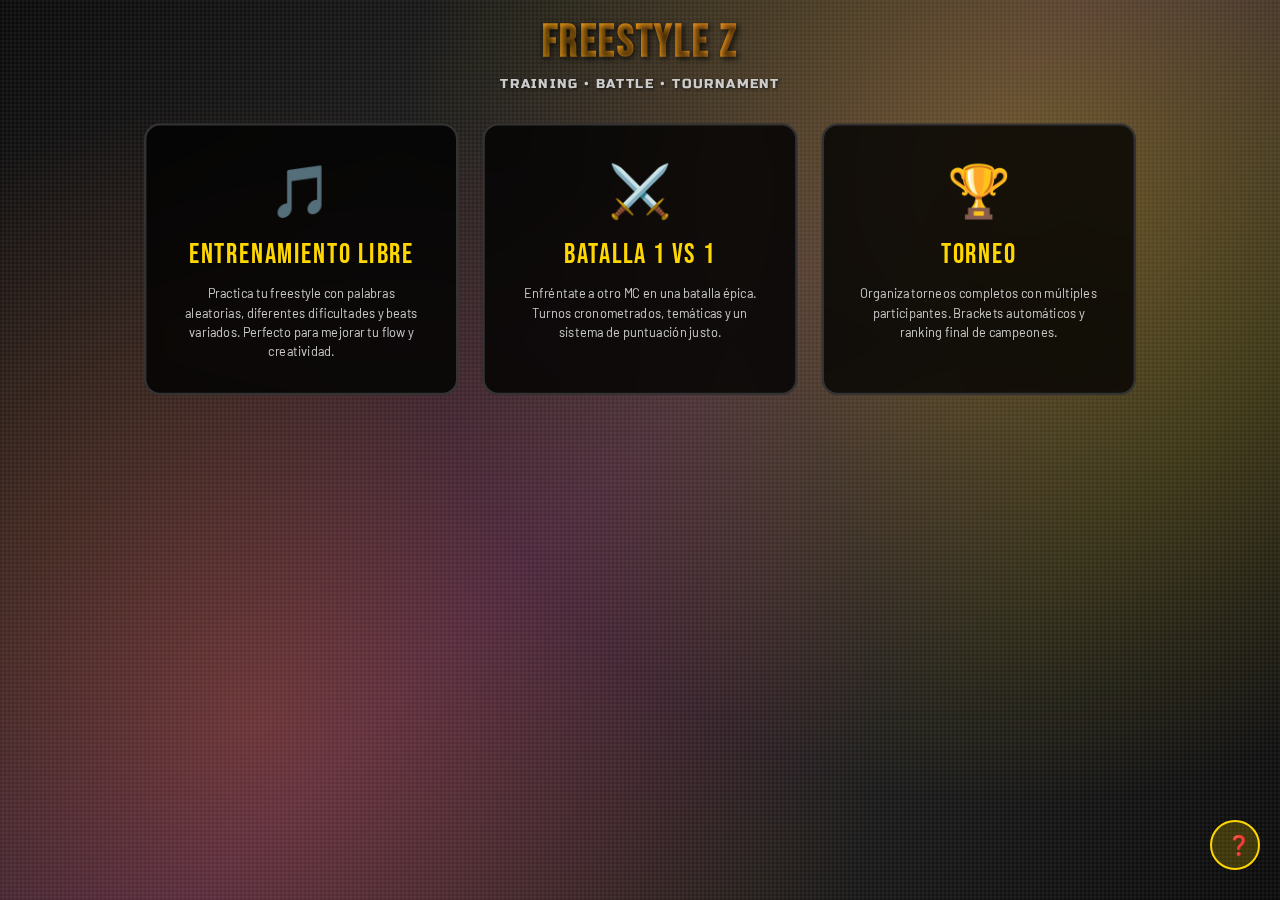
<file: hiphop/freestylez.html>
<!DOCTYPE html>
<html lang="es">
<head>
    <meta charset="UTF-8">
    <meta name="viewport" content="width=device-width, initial-scale=1.0">
    <title>Freestyle Training Z</title>
    
    <link rel="stylesheet" href="styles/globals.css">
    <link rel="stylesheet" href="styles/animations.css">
    <link rel="stylesheet" href="styles/components.css">
    <link rel="stylesheet" href="styles/layout.css">
    <link rel="stylesheet" href="styles/training.css">
    <link rel="stylesheet" href="styles/battle.css">
    <link rel="stylesheet" href="tournament/tournament.css">
    <link rel="stylesheet" href="styles/responsive.css">
</head>
<body>
    <div class="container">
        <div class="header">
            <h1 class="title">Freestyle Z</h1>
            <p class="subtitle">Training • Battle • Tournament</p>
        </div>

        <div id="main-menu" class="view active">
            <div class="main-menu">
                <div class="menu-card" onclick="showView('freestyle-config')">
                    <div class="menu-card-icon">🎵</div>
                    <div class="menu-card-title">Entrenamiento Libre</div>
                    <div class="menu-card-desc">
                        Practica tu freestyle con palabras aleatorias, diferentes dificultades y beats variados. Perfecto para mejorar tu flow y creatividad.
                    </div>
                </div>

                <div class="menu-card" onclick="showView('battle-config'); initBattleConfig();">
                    <div class="menu-card-icon">⚔️</div>
                    <div class="menu-card-title">Batalla 1 vs 1</div>
                    <div class="menu-card-desc">
                        Enfréntate a otro MC en una batalla épica. Turnos cronometrados, temáticas y un sistema de puntuación justo.
                    </div>
                </div>

                <div class="menu-card" onclick="showView('tournament-config'); initTournamentConfig();">
                    <div class="menu-card-icon">🏆</div>
                    <div class="menu-card-title">Torneo</div>
                    <div class="menu-card-desc">
                        Organiza torneos completos con múltiples participantes. Brackets automáticos y ranking final de campeones.
                    </div>
                </div>
            </div>
        </div>

        <div id="freestyle-config" class="view">
            <div class="config-area">
                <div class="config-header">
                    <button class="back-btn" onclick="showView('main-menu')">← Volver</button>
                    <div class="config-title">🎵 Configurar Entrenamiento</div>
                </div>

                <div class="controls-section">
                    <div class="control-group">
                        <h3>⏱️ Tiempo</h3>
                        <label>Duración</label>
                        <select id="duration-mode">
                            <option value="infinite">∞ Entrenamiento Infinito</option>
                            <option value="60" selected>1 minuto</option>
                            <option value="100">1 minuto 40 segundos</option>
                            <option value="120">2 minutos</option>
                            <option value="180">3 minutos</option>
                        </select>
                        <label>Tipo de Tiempo</label>
                        <div class="timer-mode-toggle">
                            <button id="timer-mode-btn" onclick="toggleTimerMode()" class="timer-mode-button bmp-mode">
                                <span id="timer-mode-text">TIEMPO BPM</span>
                            </button>
                            <div id="timer-mode-description" style="font-size: 1rem; color: #ccc;">
                                Sincronizado al BPM del beat (RECOMENDADO)
                            </div>
                        </div>
                    </div>

                    <div class="control-group">
                        <h3>🎯 Modo de Entrenamiento</h3>
                        <label>Selecciona el modo</label>
                        <select id="training-mode">
                            <option value="classic" selected>CLASSIC - Freestyle libre</option>
                            <option value="easy">EASY - Palabra cada 10 seg</option>
                            <option value="hard">HARD MODE - Palabra cada 5 seg</option>
                            <option value="insane">INSANE MODE - Palabra cada 4 seg</option>
                            <option value="thematic">TEMÁTICA - Modo temático</option>
                            <option value="rules">RULES - Reglas de batalla</option>
                        </select>
                    </div>
                </div>

                <div class="control-group">
                    <h3>🎵 Filtro por Categorías</h3>
                    <label>Filtra por tipo de beat para el modo aleatorio</label>
                    
                    <div class="category-filter">
                        <div class="category-chip" id="category-boom-bap" onclick="toggleCategory('boom-bap')">
                            🥁 Boom Bap
                        </div>
                        <div class="category-chip" id="category-trap-drill" onclick="toggleCategory('trap-drill')">
                            🔥 Trap/Drill
                        </div>
                        <div class="category-chip" id="category-reggae-dancehall" onclick="toggleCategory('reggae-dancehall')">
                            🌴 Reggae/Dancehall
                        </div>
                    </div>
                </div>

                <div class="control-group">
                    <h3>🎵 Instrumentales</h3>

                    <div class="beat-option" onclick="selectRandomBeat()" id="beat-random">
                        <div style="font-weight: 600; color: #ffd700; margin-bottom: 5px;">🎲 Beat Aleatorio</div>
                        <div style="font-size: 0.8rem; color: #ff6b35; text-transform: uppercase;">Selección Automática</div>
                    </div>

                    <div style="margin: 15px 0; text-align: center; color: #ccc; font-size: 0.9rem;">
                        O elige un beat específico:
                    </div>

                    <div class="beat-grid-container" id="training-beat-grid-container">
                        <div class="beat-grid-controls">
                            <button class="beat-grid-toggle" id="training-beat-grid-toggle" onclick="toggleBeatGrid('training')">🔽 Ocultar Beats</button>
                            <div class="beat-mass-controls">
                                <button class="beat-mass-btn activate-all" onclick="activateAllVisibleBeats()">✅ Activar Todos</button>
                                <button class="beat-mass-btn deactivate-all" onclick="deactivateAllVisibleBeats()">❌ Desactivar Todos</button>
                            </div>
                        </div>
                        <div class="beat-grid" id="beat-grid"></div>
                    </div>

                    <div id="beat-player" style="margin-top: 20px;"></div>
                </div>

                <button class="start-training-btn" onclick="startTraining()">
                    COMENZAR ENTRENAMIENTO
                </button>
            </div>
        </div>

        <div id="battle-config" class="view">
            <div class="config-area">
                <div class="config-header">
                    <button class="back-btn" onclick="showView('main-menu')">← Volver</button>
                    <div class="config-title">⚔️ Configurar Batalla 1vs1</div>
                </div>

                <div class="controls-section">
                    <div class="control-group">
                        <h3>👥 MCs</h3>
                        <label>AKA del MC 1</label>
                        <input type="text" id="battle-mc1-aka" placeholder="Introduce el AKA del MC 1" maxlength="20">
                        <label>AKA del MC 2</label>
                        <input type="text" id="battle-mc2-aka" placeholder="Introduce el AKA del MC 2" maxlength="20">
                    </div>

                    <div class="control-group">
                        <h3>🔄 Configuración</h3>
                        <label>¿Quién empieza?</label>
                        <select id="battle-who-starts">
                            <option value="random">🎲 Aleatorio</option>
                            <option value="mc1">MC 1</option>
                            <option value="mc2">MC 2</option>
                        </select>
                        <label>Número de rondas</label>
                        <select id="battle-rounds" onchange="updateBattleRoundSelector()">
                            <option value="1" selected>1 ronda (Votación al final)</option>
                            <option value="2">2 rondas (Votación por ronda)</option>
                            <option value="3">3 rondas (Votación al final)</option>
                            <option value="4">4 rondas (Votación por ronda)</option>
                            <option value="5">5 rondas (Votación al final)</option>
                        </select>
                        <label>Tipo de Tiempo</label>
                        <div class="timer-mode-toggle">
                            <button id="battle-timer-mode-btn" onclick="toggleBattleTimerMode()" class="timer-mode-button bmp-mode">
                                <span id="battle-timer-mode-text">TIEMPO BPM</span>
                            </button>
                            <div id="battle-timer-mode-description" style="font-size: 1rem; color: #ccc;">
                                Sincronizado al BPM del beat (RECOMENDADO)
                            </div>
                        </div>
                    </div>
                </div>

                <div class="control-group">
                    <div style="display: flex; justify-content: flex-start; align-items: center; gap: 20px; margin-bottom: 15px;">
                        <h3 style="margin: 0;">⏱️ Configuración por Ronda</h3>
                        <span id="battle-voting-type" style="color: #ff6b35; font-weight: 600; font-size: 1.2rem;">Votación al final</span>
                    </div>
                    <div id="battle-round-times">
                    </div>
                </div>

                <div class="control-group">
                    <h3>🎵 Filtro por Categorías</h3>
                    <label>Filtra por tipo de beat</label>
                    
                    <div class="category-filter">
                        <div class="category-chip" id="battle-category-boom-bap" onclick="toggleBattleCategory('boom-bap')">
                            🥁 Boom Bap
                        </div>
                        <div class="category-chip" id="battle-category-trap-drill" onclick="toggleBattleCategory('trap-drill')">
                            🔥 Trap/Drill
                        </div>
                        <div class="category-chip" id="battle-category-reggae-dancehall" onclick="toggleBattleCategory('reggae-dancehall')">
                            🌴 Reggae/Dancehall
                        </div>
                    </div>
                </div>

                <div class="control-group">
                    <h3>🎵 Instrumentales</h3>
                    <label>Los beats se seleccionarán automáticamente de las categorías elegidas</label>

                    <div class="beat-grid-container" id="battle-beat-grid-container">
                        <div class="beat-grid-controls">
                            <button class="beat-grid-toggle" id="battle-beat-grid-toggle" onclick="toggleBeatGrid('battle')">🔽 Ocultar Beats</button>
                            <div class="beat-mass-controls">
                                <button class="beat-mass-btn activate-all" onclick="activateAllVisibleBeats()">✅ Activar Todos</button>
                                <button class="beat-mass-btn deactivate-all" onclick="deactivateAllVisibleBeats()">❌ Desactivar Todos</button>
                            </div>
                        </div>
                        <div class="beat-grid" id="battle-beat-grid"></div>
                    </div>

                    <div id="battle-beat-player" style="margin-top: 20px;">
                        <div style="background: rgba(255,215,0,0.1); padding: 15px; border-radius: 10px; text-align: center;">
                            <strong>🎲 Beats Aleatorios Activados</strong>
                            <div style="font-size: 0.9rem; color: #ff6b35; margin-top: 5px;">
                                Se seleccionarán automáticamente de las categorías elegidas
                            </div>
                        </div>
                    </div>
                </div>

                <button class="start-training-btn" onclick="startBattle()">
                    COMENZAR BATALLA
                </button>
            </div>
        </div>

        <div id="tournament-config" class="view">
            <div class="config-area">
                <div class="config-header">
                    <button class="back-btn" onclick="showView('main-menu')">← Volver</button>
                    <div class="config-title">🏆 Configurar Torneo</div>
                </div>

                <div class="controls-section">
                    <div class="control-group">
                        <h3>👥 Participantes</h3>
                        <label>Añadir participante</label>
                        <input type="text" id="tournament-participant-input" placeholder="Introduce el AKA del participante" maxlength="20">
                        <button onclick="addTournamentParticipant()" class="add-participant-btn">➕ AÑADIR</button>
                        
                        <div class="tournament-participants-container">
                            <div style="background: rgba(59, 130, 246, 0.1); border: 2px solid #3b82f6; border-radius: 10px; padding: 15px; margin-bottom: 15px; text-align: center;">
                                <div style="color: #3b82f6; font-weight: 600; font-size: 1rem; margin-bottom: 5px;">
                                    📋 Números válidos de participantes
                                </div>
                                <div style="color: #ffd700; font-family: 'Russo One', sans-serif; font-size: 1.2rem; letter-spacing: 2px; margin-bottom: 5px;">
                                    2 • 3 • 4 • 6 • 7 • 8
                                </div>
                                <div style="color: #ccc; font-size: 0.85rem;">
                                    (1 participante no puede competir solo • 5 participantes no es compatible con eliminación directa)
                                </div>
                            </div>
                            <div class="participants-count" id="tournament-participants-count">0/8 participantes</div>
                            <div class="tournament-participants-list" id="tournament-participants-list"></div>
                        </div>
                    </div>
                </div>

                <div class="tournament-phases-config">
                    <h3>⚙️ Configuración por Fases</h3>
                    <div id="tournament-phases-configs"></div>
                </div>

                <div class="control-group">
                    <h3>🎵 Filtro por Categorías</h3>
                    <label>Filtra por tipo de beat</label>
                    
                    <div class="category-filter">
                        <div class="category-chip active" id="tournament-category-boom-bap" onclick="toggleTournamentCategory('boom-bap')">
                            🥁 Boom Bap
                        </div>
                        <div class="category-chip" id="tournament-category-trap-drill" onclick="toggleTournamentCategory('trap-drill')">
                            🔥 Trap/Drill
                        </div>
                        <div class="category-chip" id="tournament-category-reggae-dancehall" onclick="toggleTournamentCategory('reggae-dancehall')">
                            🌴 Reggae/Dancehall
                        </div>
                    </div>
                </div>

                <div class="control-group">
                    <h3>🎵 Instrumentales</h3>
                    <label>Los beats se seleccionarán automáticamente de las categorías elegidas</label>

                    <div class="beat-grid-container" id="tournament-beat-grid-container">
                        <div class="beat-grid-controls">
                            <button class="beat-grid-toggle" id="tournament-beat-grid-toggle" onclick="toggleBeatGrid('tournament')">🔽 Ocultar Beats</button>
                            <div class="beat-mass-controls">
                                <button class="beat-mass-btn activate-all" onclick="activateAllVisibleBeats()">✅ Activar Todos</button>
                                <button class="beat-mass-btn deactivate-all" onclick="deactivateAllVisibleBeats()">❌ Desactivar Todos</button>
                            </div>
                        </div>
                        <div class="beat-grid" id="tournament-beat-grid"></div>
                    </div>

                    <div id="tournament-beat-player" style="margin-top: 20px;">
                        <div style="background: rgba(255,215,0,0.1); padding: 15px; border-radius: 10px; text-align: center;">
                            <strong>🎲 Beats Aleatorios Activados</strong>
                            <div style="font-size: 0.9rem; color: #ff6b35; margin-top: 5px;">
                                Se seleccionarán automáticamente de las categorías elegidas
                            </div>
                        </div>
                    </div>
                </div>

                <button class="start-training-btn" id="tournament-start-btn" onclick="startTournamentFromConfig()" disabled>
                    MÍNIMO 2 PARTICIPANTES
                </button>
            </div>
        </div>

        <div id="tournament-bracket" class="view">
            <div class="tournament-bracket-screen">
                <div class="tournament-header">
                    <button class="back-btn" onclick="exitTournamentBracket()">← Volver</button>
                    <div class="tournament-info">
                        <div class="info-item">
                            <div class="info-label">Fase</div>
                            <div class="info-value" id="tournament-current-phase">Octavos</div>
                        </div>
                        <div class="info-item">
                            <div class="info-label">Enfrentamiento</div>
                            <div class="info-value"><span id="tournament-current-match-number">1</span>/<span id="tournament-total-matches">4</span></div>
                        </div>
                    </div>
                </div>

                <div class="tournament-content">
                    <div class="tournament-current-section">
                        <div id="tournament-current-match"></div>
                    </div>

                    <div class="tournament-all-matchups-section">
                        <h3>📋 Todos los Enfrentamientos</h3>
                        <div id="tournament-all-matchups"></div>
                    </div>
                </div>
            </div>
        </div>

        <div id="tournament-results" class="view">
            <div class="tournament-results-screen">
                <div class="tournament-results-header">
                    <div class="tournament-results-title">🏆 Resultados del Torneo</div>
                </div>

                <div id="tournament-winner"></div>

                <div class="tournament-results-content">
                    <div id="tournament-final-ranking"></div>
                    <div id="tournament-phases-summary"></div>
                </div>

                <div class="tournament-results-actions">
                    <button class="control-btn theme-btn" onclick="newTournament()">
                        🔄 NUEVO TORNEO
                    </button>
                    <button class="control-btn stop-btn" onclick="backToMainMenuFromTournament()">
                        🏠 MENÚ PRINCIPAL
                    </button>
                </div>
            </div>
        </div>

        <div id="battle-screen" class="view">
            <div class="battle-screen">
                <div class="battle-header">
                    <div class="battle-info">
                        <button class="back-btn" onclick="exitBattle()">← Volver</button>
                        <div class="info-item">
                            <div class="info-label">Modo</div>
                            <div class="info-value" id="battle-mode-display">Easy</div>
                        </div>
                        <div class="info-item">
                            <div class="info-label">Formato</div>
                            <div class="info-value" id="battle-format-display">Con Pausa</div>
                        </div>
                        <div class="info-item">
                            <div class="info-label">Duración</div>
                            <div class="info-value" id="battle-duration">1:00</div>
                        </div>
                        <div class="info-item">
                            <div class="info-label">Ronda</div>
                            <div class="info-value" id="battle-round-info">1/1</div>
                        </div>
                        <div class="info-item">
                            <div class="info-label">Beat Actual</div>
                            <div class="info-value" id="battle-current-beat-name">Beat1</div>
                        </div>
                    </div>
                </div>

                <div class="battle-layout">
                    <div class="battle-top-row">
                        <div class="battle-mc-container" id="battle-mc1-container">
                            <div class="battle-mc-indicator" id="battle-mc1-indicator"></div>
                            <div class="battle-mc-info">
                                <span class="battle-mc-name" id="battle-mc1-name">MC1</span>
                                <span class="battle-mc-score" id="battle-mc1-score">(0)</span>
                            </div>
                        </div>
                        
                        <div class="timer-display" id="battle-timer">00:00</div>
                        
                        <div class="battle-mc-container" id="battle-mc2-container">
                            <div class="battle-mc-indicator" id="battle-mc2-indicator"></div>
                            <div class="battle-mc-info">
                                <span class="battle-mc-name" id="battle-mc2-name">MC2</span>
                                <span class="battle-mc-score" id="battle-mc2-score">(0)</span>
                            </div>
                        </div>
                    </div>
                    
                    <div class="word-container" id="battle-start-button">
                        <div class="current-word" id="battle-word">COMENZAR BATALLA</div>
                    </div>
                </div>

                <div class="beat-controls">
                    <div class="beat-controls-title">🎵 CONTROL DE LA BATALLA</div>
                    <div class="beat-controls-buttons">
                        <button id="battle-pause-btn" onclick="toggleBattleBeat()" class="control-btn pause-btn" disabled>
                            ⏸️ PAUSAR
                        </button>
                        <button id="battle-previous-beat-btn" onclick="previousBeat()" class="control-btn previous-btn" disabled>
                            ⏮️ BEAT ANTERIOR
                        </button>
                        <button id="battle-next-beat-btn" onclick="nextBeat()" class="control-btn next-btn" disabled>
                            🎲 SIGUIENTE BEAT
                        </button>
                        <button id="battle-stop-btn" onclick="stopBattle()" class="control-btn stop-btn" disabled>
                            ⏹️ PARAR BATALLA
                        </button>
                        <button id="battle-change-theme-btn" onclick="battleChangeTheme()" class="control-btn theme-btn hidden" disabled>
                            🔄 CAMBIAR TEMÁTICA
                        </button>
                        <button id="battle-change-rule-btn" onclick="battleChangeRule()" class="control-btn theme-btn hidden" disabled>
                            🔄 CAMBIAR REGLA
                        </button>

                    </div>
                    <div class="beat-status" id="battle-beat-info">
                        Presiona el botón principal para activar
                    </div>
                </div>

                <audio id="training-audio-player" loop style="display: none;"></audio>
                <div id="theme-text" style="display: none;"></div>
                <div id="rule-text" style="display: none;"></div>
            </div>
        </div>

        <div id="voting-screen" class="view">
            <div class="voting-screen">
                <div class="voting-header">
                    <div class="voting-title">🗳️ Votación - Ronda <span id="voting-round">1</span>/<span id="voting-total-rounds">1</span></div>
                </div>

                <div class="voting-info">
                    <div class="voting-round-info">
                        <div class="info-item">
                            <div class="info-label">Modo</div>
                            <div class="info-value" id="voting-mode">Easy</div>
                        </div>
                        <div class="info-item">
                            <div class="info-label">Duración</div>
                            <div class="info-value" id="voting-round-time">1:00</div>
                        </div>
                    </div>
                    
                    <div class="current-scores">
                        <div class="score-item">
                            <span id="voting-mc1-name">MC1</span>: <span id="voting-mc1-score">0</span>
                        </div>
                        <div class="score-item">
                            <span id="voting-mc2-name">MC2</span>: <span id="voting-mc2-score">0</span>
                        </div>
                    </div>
                </div>

                <div class="voting-question">
                    <h2>¿Quién ganó esta ronda?</h2>
                </div>

                <div class="voting-options">
                    <button class="voting-option" id="voting-mc1" onclick="selectWinner('mc1')">
                        <div class="voting-mc-name" id="voting-mc1-display">MC1</div>
                    </button>
                    
                    <button class="voting-option" id="voting-tie" onclick="selectWinner('tie')">
                        <div class="voting-mc-name">EMPATE</div>
                    </button>
                    
                    <button class="voting-option" id="voting-mc2" onclick="selectWinner('mc2')">
                        <div class="voting-mc-name" id="voting-mc2-display">MC2</div>
                    </button>
                </div>

                <button class="start-training-btn" id="voting-continue-btn" onclick="continueAfterVoting()" disabled>
                    CONTINUAR
                </button>
            </div>
        </div>

        <div id="battle-results" class="view">
            <div class="results-screen">
                <div class="results-header">
                    <div class="results-title">🏆 Resultados Finales</div>
                </div>

                <div class="results-winner">
                    <div class="winner-announcement">
                        <span id="results-winner">MC1</span>
                    </div>
                    <div class="winner-subtitle">¡ES EL GANADOR!</div>
                </div>

                <div class="results-summary">
                    <div class="final-scores">
                        <div class="final-score">
                            <span id="results-mc1-name">MC1</span>
                            <span class="score-number" id="results-mc1-score">0</span>
                        </div>
                        <div class="vs-separator">VS</div>
                        <div class="final-score">
                            <span id="results-mc2-name">MC2</span>
                            <span class="score-number" id="results-mc2-score">0</span>
                        </div>
                    </div>
                    
                    <div class="battle-details">
                        <div>Total de rondas: <span id="results-total-rounds">1</span></div>
                    </div>
                </div>

                <div class="results-rounds">
                    <h3>Detalle por Rondas</h3>
                    <div id="results-rounds-detail"></div>
                </div>

                <div class="results-actions">
                    <button class="control-btn theme-btn" onclick="rematch()">
                        🔄 REVANCHA
                    </button>
                    <button class="control-btn next-btn" onclick="newBattle()">
                        ⚔️ NUEVA BATALLA
                    </button>
                    <button class="control-btn stop-btn" onclick="backToMainMenu()">
                        🏠 MENÚ PRINCIPAL
                    </button>
                </div>
            </div>
        </div>

        <div id="training-screen" class="view">
            <div class="training-screen">
                <div class="training-header">
                    <div class="training-info">
                        <button class="back-btn" onclick="exitTraining()">← Volver</button>
                        <div class="info-item">
                            <div class="info-label">Modo</div>
                            <div class="info-value" id="training-mode-display">Easy</div>
                        </div>
                        <div class="info-item">
                            <div class="info-label">Duración</div>
                            <div class="info-value" id="training-duration">1:00</div>
                        </div>
                        <div class="info-item">
                            <div class="info-label">Beat Actual</div>
                            <div class="info-value" id="current-beat-name">Beat1</div>
                        </div>
                    </div>
                </div>

                <div class="training-center">
                    <div class="timer-display" id="timer">00:00</div>
                    
                    <div class="word-container" id="main-start-button" onclick="beginTraining()">
                        <div class="current-word" id="current-word">COMENZAR BATALLA</div>
                    </div>
                </div>

                <div class="beat-controls">
                    <div class="beat-controls-title">🎵 CONTROL DEL ENTRENAMIENTO</div>
                    <div class="beat-controls-buttons">
                        <button id="pause-beat-btn" onclick="toggleBeat()" class="control-btn pause-btn" disabled>
                            ⏸️ PAUSAR ENTRENAMIENTO
                        </button>
                        <button id="previous-beat-btn" onclick="previousBeat()" class="control-btn previous-btn" disabled>
                            ⏮️ BEAT ANTERIOR
                        </button>
                        <button id="next-beat-btn" onclick="nextBeat()" class="control-btn next-btn" disabled>
                            🎲 SIGUIENTE BEAT
                        </button>
                        <button id="stop-battle-btn" onclick="stopTraining()" class="control-btn stop-btn" disabled>
                            ⏹️ PARAR BATALLA
                        </button>
                        <button id="change-theme-btn" onclick="changeTheme()" class="control-btn theme-btn hidden" disabled>
                            🔄 CAMBIAR TEMÁTICA
                        </button>
                        <button id="change-rule-btn" onclick="changeRule()" class="control-btn theme-btn hidden" disabled>
                            🔄 CAMBIAR REGLA
                        </button>
                    </div>
                    <div class="beat-status" id="beat-info">
                        Presiona el botón principal para activar
                    </div>
                </div>

                <audio id="training-audio-player" loop style="display: none;"></audio>
                <div id="theme-text" style="display: none;"></div>
                <div id="rule-text" style="display: none;"></div>
            </div>
        </div>
    </div>

    <script src="beats-data.js"></script>
    <script src="beats-audio.js"></script>
    <script src="beats-selection.js"></script>
    <script src="beats-ui.js"></script>
    <script src="words.js"></script>
    <script src="ui.js"></script>
    
    <script src="training/training-core.js"></script>
    <script src="training/training-timer.js"></script>
    <script src="training/training-words.js"></script>
    <script src="training/training-controls.js"></script>
    <script src="training/training-config.js"></script>
    
    <script src="battle/battle-core.js"></script>
    <script src="battle/battle-config.js"></script>
    <script src="battle/battle-timing.js"></script>
    <script src="battle/battle-formats.js"></script>
    <script src="battle/battle-rounds.js"></script>
    <script src="battle/battle-ui.js"></script>
    <script src="battle/voting.js"></script>
    
    <script src="tournament/tournament-core.js"></script>
    <script src="tournament/tournament-config.js"></script>
    <script src="tournament/tournament-ui.js"></script>
    <script src="tournament/tournament-battle.js"></script>
</body>
</html>
</file>
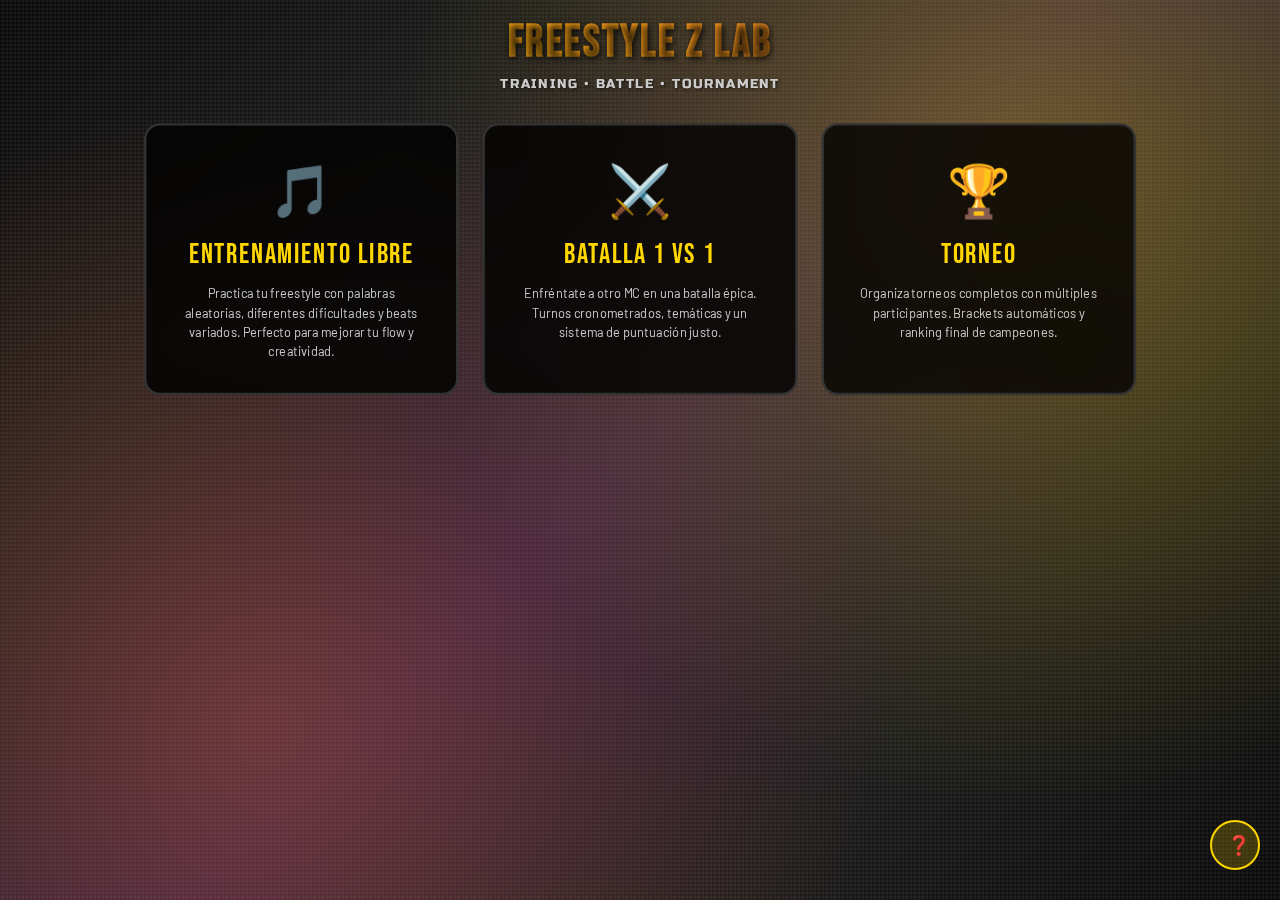
<file: hiphop/freestylezlab.html>
<!DOCTYPE html>
<html lang="es">
<head>
    <meta charset="UTF-8">
    <meta name="viewport" content="width=device-width, initial-scale=1.0">
    <title>Freestyle Training Z Lab</title>
    
    <link rel="stylesheet" href="styles/globals.css">
    <link rel="stylesheet" href="styles/animations.css">
    <link rel="stylesheet" href="styles/components.css">
    <link rel="stylesheet" href="styles/layout.css">
    <link rel="stylesheet" href="styles/training.css">
    <link rel="stylesheet" href="styles/battle.css">
    <link rel="stylesheet" href="tournament/tournament.css">
    <link rel="stylesheet" href="styles/responsive.css">
</head>
<body>
    <div class="container">
        <div class="header">
            <h1 class="title">FREESTYLE Z LAB</h1>
            <p class="subtitle">Training • Battle • Tournament</p>
        </div>

        <div id="main-menu" class="view active">
            <div class="main-menu">
                <div class="menu-card" onclick="showView('freestyle-config')">
                    <div class="menu-card-icon">🎵</div>
                    <div class="menu-card-title">Entrenamiento Libre</div>
                    <div class="menu-card-desc">
                        Practica tu freestyle con palabras aleatorias, diferentes dificultades y beats variados. Perfecto para mejorar tu flow y creatividad.
                    </div>
                </div>

                <div class="menu-card" onclick="showView('battle-config'); initBattleConfig();">
                    <div class="menu-card-icon">⚔️</div>
                    <div class="menu-card-title">Batalla 1 vs 1</div>
                    <div class="menu-card-desc">
                        Enfréntate a otro MC en una batalla épica. Turnos cronometrados, temáticas y un sistema de puntuación justo.
                    </div>
                </div>

                <div class="menu-card" onclick="showView('tournament-config'); initTournamentConfig();">
                    <div class="menu-card-icon">🏆</div>
                    <div class="menu-card-title">Torneo</div>
                    <div class="menu-card-desc">
                        Organiza torneos completos con múltiples participantes. Brackets automáticos y ranking final de campeones.
                    </div>
                </div>
            </div>
        </div>

        <div id="freestyle-config" class="view">
            <div class="config-area">
                <div class="config-header">
                    <button class="back-btn" onclick="showView('main-menu')">← Volver</button>
                    <div class="config-title">🎵 Configurar Entrenamiento</div>
                </div>

                <div class="controls-section">
                    <div class="control-group">
                        <h3>⏱️ Tiempo</h3>
                        <label>Duración</label>
                        <select id="duration-mode">
                            <option value="infinite">∞ Entrenamiento Infinito</option>
                            <option value="60" selected>1 minuto</option>
                            <option value="100">1 minuto 40 segundos</option>
                            <option value="120">2 minutos</option>
                            <option value="180">3 minutos</option>
                        </select>
                        <label>Tipo de Tiempo</label>
                        <div class="timer-mode-toggle">
                            <button id="timer-mode-btn" onclick="toggleTimerMode()" class="timer-mode-button bmp-mode">
                                <span id="timer-mode-text">TIEMPO BPM</span>
                            </button>
                            <div id="timer-mode-description" style="font-size: 1rem; color: #ccc;">
                                Sincronizado al BPM del beat (RECOMENDADO)
                            </div>
                        </div>
                    </div>

                    <div class="control-group">
                        <h3>🎯 Modo de Entrenamiento</h3>
                        <label>Selecciona el modo</label>
                        <select id="training-mode">
                            <option value="classic" selected>CLASSIC - Freestyle libre</option>
                            <option value="easy">EASY - Palabra cada 10 seg</option>
                            <option value="hard">HARD MODE - Palabra cada 5 seg</option>
                            <option value="insane">INSANE MODE - Palabra cada 4 seg</option>
                            <option value="thematic">TEMÁTICA - Modo temático</option>
                            <option value="rules">RULES - Reglas de batalla</option>
                        </select>
                    </div>
                </div>

                <div class="control-group">
                    <h3>🎵 Filtro por Categorías</h3>
                    <label>Filtra por tipo de beat para el modo aleatorio</label>
                    
                    <div class="category-filter">
                        <div class="category-chip" id="category-boom-bap" onclick="toggleCategory('boom-bap')">
                            🥁 Boom Bap
                        </div>
                        <div class="category-chip" id="category-trap-drill" onclick="toggleCategory('trap-drill')">
                            🔥 Trap/Drill
                        </div>
                        <div class="category-chip" id="category-reggae-dancehall" onclick="toggleCategory('reggae-dancehall')">
                            🌴 Reggae/Dancehall
                        </div>
                    </div>
                </div>

                <div class="control-group">
                    <h3>🎵 Instrumentales</h3>

                    <div class="beat-option" onclick="selectRandomBeat()" id="beat-random">
                        <div style="font-weight: 600; color: #ffd700; margin-bottom: 5px;">🎲 Beat Aleatorio</div>
                        <div style="font-size: 0.8rem; color: #ff6b35; text-transform: uppercase;">Selección Automática</div>
                    </div>

                    <div style="margin: 15px 0; text-align: center; color: #ccc; font-size: 0.9rem;">
                        O elige un beat específico:
                    </div>

                    <div class="beat-grid-container" id="training-beat-grid-container">
                        <div class="beat-grid-controls">
                            <button class="beat-grid-toggle" id="training-beat-grid-toggle" onclick="toggleBeatGrid('training')">🔽 Ocultar Beats</button>
                            <div class="beat-mass-controls">
                                <button class="beat-mass-btn activate-all" onclick="activateAllVisibleBeats()">✅ Activar Todos</button>
                                <button class="beat-mass-btn deactivate-all" onclick="deactivateAllVisibleBeats()">❌ Desactivar Todos</button>
                            </div>
                        </div>
                        <div class="beat-grid" id="beat-grid"></div>
                    </div>

                    <div id="beat-player" style="margin-top: 20px;"></div>
                </div>

                <button class="start-training-btn" onclick="startTraining()">
                    COMENZAR ENTRENAMIENTO
                </button>
            </div>
        </div>

        <div id="battle-config" class="view">
            <div class="config-area">
                <div class="config-header">
                    <button class="back-btn" onclick="showView('main-menu')">← Volver</button>
                    <div class="config-title">⚔️ Configurar Batalla 1vs1</div>
                </div>

                <div class="controls-section">
                    <div class="control-group">
                        <h3>👥 MCs</h3>
                        <label>AKA del MC 1</label>
                        <input type="text" id="battle-mc1-aka" placeholder="Introduce el AKA del MC 1" maxlength="20">
                        <label>AKA del MC 2</label>
                        <input type="text" id="battle-mc2-aka" placeholder="Introduce el AKA del MC 2" maxlength="20">
                    </div>

                    <div class="control-group">
                        <h3>🔄 Configuración</h3>
                        <label>¿Quién empieza?</label>
                        <select id="battle-who-starts">
                            <option value="random">🎲 Aleatorio</option>
                            <option value="mc1">MC 1</option>
                            <option value="mc2">MC 2</option>
                        </select>
                        <label>Número de rondas</label>
                        <select id="battle-rounds" onchange="updateBattleRoundSelector()">
                            <option value="1" selected>1 ronda (Votación al final)</option>
                            <option value="2">2 rondas (Votación por ronda)</option>
                            <option value="3">3 rondas (Votación al final)</option>
                            <option value="4">4 rondas (Votación por ronda)</option>
                            <option value="5">5 rondas (Votación al final)</option>
                        </select>
                        <label>Tipo de Tiempo</label>
                        <div class="timer-mode-toggle">
                            <button id="battle-timer-mode-btn" onclick="toggleBattleTimerMode()" class="timer-mode-button bmp-mode">
                                <span id="battle-timer-mode-text">TIEMPO BPM</span>
                            </button>
                            <div id="battle-timer-mode-description" style="font-size: 1rem; color: #ccc;">
                                Sincronizado al BPM del beat (RECOMENDADO)
                            </div>
                        </div>
                    </div>
                </div>

                <div class="control-group">
                    <div style="display: flex; justify-content: flex-start; align-items: center; gap: 20px; margin-bottom: 15px;">
                        <h3 style="margin: 0;">⏱️ Configuración por Ronda</h3>
                        <span id="battle-voting-type" style="color: #ff6b35; font-weight: 600; font-size: 1.2rem;">Votación al final</span>
                    </div>
                    <div id="battle-round-times">
                    </div>
                </div>

                <div class="control-group">
                    <h3>🎵 Filtro por Categorías</h3>
                    <label>Filtra por tipo de beat</label>
                    
                    <div class="category-filter">
                        <div class="category-chip" id="battle-category-boom-bap" onclick="toggleBattleCategory('boom-bap')">
                            🥁 Boom Bap
                        </div>
                        <div class="category-chip" id="battle-category-trap-drill" onclick="toggleBattleCategory('trap-drill')">
                            🔥 Trap/Drill
                        </div>
                        <div class="category-chip" id="battle-category-reggae-dancehall" onclick="toggleBattleCategory('reggae-dancehall')">
                            🌴 Reggae/Dancehall
                        </div>
                    </div>
                </div>

                <div class="control-group">
                    <h3>🎵 Instrumentales</h3>
                    <label>Los beats se seleccionarán automáticamente de las categorías elegidas</label>

                    <div class="beat-grid-container" id="battle-beat-grid-container">
                        <div class="beat-grid-controls">
                            <button class="beat-grid-toggle" id="battle-beat-grid-toggle" onclick="toggleBeatGrid('battle')">🔽 Ocultar Beats</button>
                            <div class="beat-mass-controls">
                                <button class="beat-mass-btn activate-all" onclick="activateAllVisibleBeats()">✅ Activar Todos</button>
                                <button class="beat-mass-btn deactivate-all" onclick="deactivateAllVisibleBeats()">❌ Desactivar Todos</button>
                            </div>
                        </div>
                        <div class="beat-grid" id="battle-beat-grid"></div>
                    </div>

                    <div id="battle-beat-player" style="margin-top: 20px;">
                        <div style="background: rgba(255,215,0,0.1); padding: 15px; border-radius: 10px; text-align: center;">
                            <strong>🎲 Beats Aleatorios Activados</strong>
                            <div style="font-size: 0.9rem; color: #ff6b35; margin-top: 5px;">
                                Se seleccionarán automáticamente de las categorías elegidas
                            </div>
                        </div>
                    </div>
                </div>

                <button class="start-training-btn" onclick="startBattle()">
                    COMENZAR BATALLA
                </button>
            </div>
        </div>

        <div id="tournament-config" class="view">
            <div class="config-area">
                <div class="config-header">
                    <button class="back-btn" onclick="showView('main-menu')">← Volver</button>
                    <div class="config-title">🏆 Configurar Torneo</div>
                </div>

                <div class="controls-section">
                    <div class="control-group">
                        <h3>👥 Participantes</h3>
                        <label>Añadir participante</label>
                        <input type="text" id="tournament-participant-input" placeholder="Introduce el AKA del participante" maxlength="20">
                        <button onclick="addTournamentParticipant()" class="add-participant-btn">➕ AÑADIR</button>
                        
                        <div class="tournament-participants-container">
                            <div style="background: rgba(59, 130, 246, 0.1); border: 2px solid #3b82f6; border-radius: 10px; padding: 15px; margin-bottom: 15px; text-align: center;">
                                <div style="color: #3b82f6; font-weight: 600; font-size: 1rem; margin-bottom: 5px;">
                                    📋 Números válidos de participantes
                                </div>
                                <div style="color: #ffd700; font-family: 'Russo One', sans-serif; font-size: 1.2rem; letter-spacing: 2px; margin-bottom: 5px;">
                                    2 • 3 • 4 • 6 • 7 • 8
                                </div>
                                <div style="color: #ccc; font-size: 0.85rem;">
                                    (1 participante no puede competir solo • 5 participantes no es compatible con eliminación directa)
                                </div>
                            </div>
                            <div class="participants-count" id="tournament-participants-count">0/8 participantes</div>
                            <div class="tournament-participants-list" id="tournament-participants-list"></div>
                        </div>
                    </div>
                </div>

                <div class="tournament-phases-config">
                    <h3>⚙️ Configuración por Fases</h3>
                    <div id="tournament-phases-configs"></div>
                </div>

                <div class="control-group">
                    <h3>🎵 Filtro por Categorías</h3>
                    <label>Filtra por tipo de beat</label>
                    
                    <div class="category-filter">
                        <div class="category-chip active" id="tournament-category-boom-bap" onclick="toggleTournamentCategory('boom-bap')">
                            🥁 Boom Bap
                        </div>
                        <div class="category-chip" id="tournament-category-trap-drill" onclick="toggleTournamentCategory('trap-drill')">
                            🔥 Trap/Drill
                        </div>
                        <div class="category-chip" id="tournament-category-reggae-dancehall" onclick="toggleTournamentCategory('reggae-dancehall')">
                            🌴 Reggae/Dancehall
                        </div>
                    </div>
                </div>

                <div class="control-group">
                    <h3>🎵 Instrumentales</h3>
                    <label>Los beats se seleccionarán automáticamente de las categorías elegidas</label>

                    <div class="beat-grid-container" id="tournament-beat-grid-container">
                        <div class="beat-grid-controls">
                            <button class="beat-grid-toggle" id="tournament-beat-grid-toggle" onclick="toggleBeatGrid('tournament')">🔽 Ocultar Beats</button>
                            <div class="beat-mass-controls">
                                <button class="beat-mass-btn activate-all" onclick="activateAllVisibleBeats()">✅ Activar Todos</button>
                                <button class="beat-mass-btn deactivate-all" onclick="deactivateAllVisibleBeats()">❌ Desactivar Todos</button>
                            </div>
                        </div>
                        <div class="beat-grid" id="tournament-beat-grid"></div>
                    </div>

                    <div id="tournament-beat-player" style="margin-top: 20px;">
                        <div style="background: rgba(255,215,0,0.1); padding: 15px; border-radius: 10px; text-align: center;">
                            <strong>🎲 Beats Aleatorios Activados</strong>
                            <div style="font-size: 0.9rem; color: #ff6b35; margin-top: 5px;">
                                Se seleccionarán automáticamente de las categorías elegidas
                            </div>
                        </div>
                    </div>
                </div>

                <button class="start-training-btn" id="tournament-start-btn" onclick="startTournamentFromConfig()" disabled>
                    MÍNIMO 2 PARTICIPANTES
                </button>
            </div>
        </div>

        <div id="tournament-bracket" class="view">
            <div class="tournament-bracket-screen">
                <div class="tournament-header">
                    <button class="back-btn" onclick="exitTournamentBracket()">← Volver</button>
                    <div class="tournament-info">
                        <div class="info-item">
                            <div class="info-label">Fase</div>
                            <div class="info-value" id="tournament-current-phase">Octavos</div>
                        </div>
                        <div class="info-item">
                            <div class="info-label">Enfrentamiento</div>
                            <div class="info-value"><span id="tournament-current-match-number">1</span>/<span id="tournament-total-matches">4</span></div>
                        </div>
                    </div>
                </div>

                <div class="tournament-content">
                    <div class="tournament-current-section">
                        <div id="tournament-current-match"></div>
                    </div>

                    <div class="tournament-all-matchups-section">
                        <h3>📋 Todos los Enfrentamientos</h3>
                        <div id="tournament-all-matchups"></div>
                    </div>
                </div>
            </div>
        </div>

        <div id="tournament-results" class="view">
            <div class="tournament-results-screen">
                <div class="tournament-results-header">
                    <div class="tournament-results-title">🏆 Resultados del Torneo</div>
                </div>

                <div id="tournament-winner"></div>

                <div class="tournament-results-content">
                    <div id="tournament-final-ranking"></div>
                    <div id="tournament-phases-summary"></div>
                </div>

                <div class="tournament-results-actions">
                    <button class="control-btn theme-btn" onclick="newTournament()">
                        🔄 NUEVO TORNEO
                    </button>
                    <button class="control-btn stop-btn" onclick="backToMainMenuFromTournament()">
                        🏠 MENÚ PRINCIPAL
                    </button>
                </div>
            </div>
        </div>

        <div id="battle-screen" class="view">
            <div class="battle-screen">
                <div class="battle-header">
                    <div class="battle-info">
                        <button class="back-btn" onclick="exitBattle()">← Volver</button>
                        <div class="info-item">
                            <div class="info-label">Modo</div>
                            <div class="info-value" id="battle-mode-display">Easy</div>
                        </div>
                        <div class="info-item">
                            <div class="info-label">Formato</div>
                            <div class="info-value" id="battle-format-display">Con Pausa</div>
                        </div>
                        <div class="info-item">
                            <div class="info-label">Duración</div>
                            <div class="info-value" id="battle-duration">1:00</div>
                        </div>
                        <div class="info-item">
                            <div class="info-label">Ronda</div>
                            <div class="info-value" id="battle-round-info">1/1</div>
                        </div>
                        <div class="info-item">
                            <div class="info-label">Beat Actual</div>
                            <div class="info-value" id="battle-current-beat-name">Beat1</div>
                        </div>
                    </div>
                </div>

                <div class="battle-layout">
                    <div class="battle-top-row">
                        <div class="battle-mc-container" id="battle-mc1-container">
                            <div class="battle-mc-indicator" id="battle-mc1-indicator"></div>
                            <div class="battle-mc-info">
                                <span class="battle-mc-name" id="battle-mc1-name">MC1</span>
                                <span class="battle-mc-score" id="battle-mc1-score">(0)</span>
                            </div>
                        </div>
                        
                        <div class="timer-display" id="battle-timer">00:00</div>
                        
                        <div class="battle-mc-container" id="battle-mc2-container">
                            <div class="battle-mc-indicator" id="battle-mc2-indicator"></div>
                            <div class="battle-mc-info">
                                <span class="battle-mc-name" id="battle-mc2-name">MC2</span>
                                <span class="battle-mc-score" id="battle-mc2-score">(0)</span>
                            </div>
                        </div>
                    </div>
                    
                    <div class="word-container" id="battle-start-button">
                        <div class="current-word" id="battle-word">COMENZAR BATALLA</div>
                    </div>
                </div>

                <div class="beat-controls">
                    <div class="beat-controls-title">🎵 CONTROL DE LA BATALLA</div>
                    <div class="beat-controls-buttons">
                        <button id="battle-pause-btn" onclick="toggleBattleBeat()" class="control-btn pause-btn" disabled>
                            ⏸️ PAUSAR
                        </button>
                        <button id="battle-previous-beat-btn" onclick="previousBeat()" class="control-btn previous-btn" disabled>
                            ⏮️ BEAT ANTERIOR
                        </button>
                        <button id="battle-next-beat-btn" onclick="nextBeat()" class="control-btn next-btn" disabled>
                            🎲 SIGUIENTE BEAT
                        </button>
                        <button id="battle-stop-btn" onclick="stopBattle()" class="control-btn stop-btn" disabled>
                            ⏹️ PARAR BATALLA
                        </button>
                        <button id="battle-change-theme-btn" onclick="battleChangeTheme()" class="control-btn theme-btn hidden" disabled>
                            🔄 CAMBIAR TEMÁTICA
                        </button>
                        <button id="battle-change-rule-btn" onclick="battleChangeRule()" class="control-btn theme-btn hidden" disabled>
                            🔄 CAMBIAR REGLA
                        </button>

                    </div>
                    <div class="beat-status" id="battle-beat-info">
                        Presiona el botón principal para activar
                    </div>
                </div>

                <audio id="training-audio-player" loop style="display: none;"></audio>
                <div id="theme-text" style="display: none;"></div>
                <div id="rule-text" style="display: none;"></div>
            </div>
        </div>

        <div id="voting-screen" class="view">
            <div class="voting-screen">
                <div class="voting-header">
                    <div class="voting-title">🗳️ Votación - Ronda <span id="voting-round">1</span>/<span id="voting-total-rounds">1</span></div>
                </div>

                <div class="voting-info">
                    <div class="voting-round-info">
                        <div class="info-item">
                            <div class="info-label">Modo</div>
                            <div class="info-value" id="voting-mode">Easy</div>
                        </div>
                        <div class="info-item">
                            <div class="info-label">Duración</div>
                            <div class="info-value" id="voting-round-time">1:00</div>
                        </div>
                    </div>
                    
                    <div class="current-scores">
                        <div class="score-item">
                            <span id="voting-mc1-name">MC1</span>: <span id="voting-mc1-score">0</span>
                        </div>
                        <div class="score-item">
                            <span id="voting-mc2-name">MC2</span>: <span id="voting-mc2-score">0</span>
                        </div>
                    </div>
                </div>

                <div class="voting-question">
                    <h2>¿Quién ganó esta ronda?</h2>
                </div>

                <div class="voting-options">
                    <button class="voting-option" id="voting-mc1" onclick="selectWinner('mc1')">
                        <div class="voting-mc-name" id="voting-mc1-display">MC1</div>
                    </button>
                    
                    <button class="voting-option" id="voting-tie" onclick="selectWinner('tie')">
                        <div class="voting-mc-name">EMPATE</div>
                    </button>
                    
                    <button class="voting-option" id="voting-mc2" onclick="selectWinner('mc2')">
                        <div class="voting-mc-name" id="voting-mc2-display">MC2</div>
                    </button>
                </div>

                <button class="start-training-btn" id="voting-continue-btn" onclick="continueAfterVoting()" disabled>
                    CONTINUAR
                </button>
            </div>
        </div>

        <div id="battle-results" class="view">
            <div class="results-screen">
                <div class="results-header">
                    <div class="results-title">🏆 Resultados Finales</div>
                </div>

                <div class="results-winner">
                    <div class="winner-announcement">
                        <span id="results-winner">MC1</span>
                    </div>
                    <div class="winner-subtitle">¡ES EL GANADOR!</div>
                </div>

                <div class="results-summary">
                    <div class="final-scores">
                        <div class="final-score">
                            <span id="results-mc1-name">MC1</span>
                            <span class="score-number" id="results-mc1-score">0</span>
                        </div>
                        <div class="vs-separator">VS</div>
                        <div class="final-score">
                            <span id="results-mc2-name">MC2</span>
                            <span class="score-number" id="results-mc2-score">0</span>
                        </div>
                    </div>
                    
                    <div class="battle-details">
                        <div>Total de rondas: <span id="results-total-rounds">1</span></div>
                    </div>
                </div>

                <div class="results-rounds">
                    <h3>Detalle por Rondas</h3>
                    <div id="results-rounds-detail"></div>
                </div>

                <div class="results-actions">
                    <button class="control-btn theme-btn" onclick="rematch()">
                        🔄 REVANCHA
                    </button>
                    <button class="control-btn next-btn" onclick="newBattle()">
                        ⚔️ NUEVA BATALLA
                    </button>
                    <button class="control-btn stop-btn" onclick="backToMainMenu()">
                        🏠 MENÚ PRINCIPAL
                    </button>
                </div>
            </div>
        </div>

        <div id="training-screen" class="view">
            <div class="training-screen">
                <div class="training-header">
                    <div class="training-info">
                        <button class="back-btn" onclick="exitTraining()">← Volver</button>
                        <div class="info-item">
                            <div class="info-label">Modo</div>
                            <div class="info-value" id="training-mode-display">Easy</div>
                        </div>
                        <div class="info-item">
                            <div class="info-label">Duración</div>
                            <div class="info-value" id="training-duration">1:00</div>
                        </div>
                        <div class="info-item">
                            <div class="info-label">Beat Actual</div>
                            <div class="info-value" id="current-beat-name">Beat1</div>
                        </div>
                    </div>
                </div>

                <div class="training-center">
                    <div class="timer-display" id="timer">00:00</div>
                    
                    <div class="word-container" id="main-start-button" onclick="beginTraining()">
                        <div class="current-word" id="current-word">COMENZAR BATALLA</div>
                    </div>
                </div>

                <div class="beat-controls">
                    <div class="beat-controls-title">🎵 CONTROL DEL ENTRENAMIENTO</div>
                    <div class="beat-controls-buttons">
                        <button id="pause-beat-btn" onclick="toggleBeat()" class="control-btn pause-btn" disabled>
                            ⏸️ PAUSAR ENTRENAMIENTO
                        </button>
                        <button id="previous-beat-btn" onclick="previousBeat()" class="control-btn previous-btn" disabled>
                            ⏮️ BEAT ANTERIOR
                        </button>
                        <button id="next-beat-btn" onclick="nextBeat()" class="control-btn next-btn" disabled>
                            🎲 SIGUIENTE BEAT
                        </button>
                        <button id="stop-battle-btn" onclick="stopTraining()" class="control-btn stop-btn" disabled>
                            ⏹️ PARAR BATALLA
                        </button>
                        <button id="change-theme-btn" onclick="changeTheme()" class="control-btn theme-btn hidden" disabled>
                            🔄 CAMBIAR TEMÁTICA
                        </button>
                        <button id="change-rule-btn" onclick="changeRule()" class="control-btn theme-btn hidden" disabled>
                            🔄 CAMBIAR REGLA
                        </button>
                    </div>
                    <div class="beat-status" id="beat-info">
                        Presiona el botón principal para activar
                    </div>
                </div>

                <audio id="training-audio-player" loop style="display: none;"></audio>
                <div id="theme-text" style="display: none;"></div>
                <div id="rule-text" style="display: none;"></div>
            </div>
        </div>
    </div>

    <script src="beats-data.js"></script>
    <script src="beats-audio.js"></script>
    <script src="beats-selection.js"></script>
    <script src="beats-ui.js"></script>
    <script src="words.js"></script>
    <script src="ui.js"></script>
    
    <script src="training/training-core.js"></script>
    <script src="training/training-timer.js"></script>
    <script src="training/training-words.js"></script>
    <script src="training/training-controls.js"></script>
    <script src="training/training-config.js"></script>
    
    <script src="battle/battle-core.js"></script>
    <script src="battle/battle-config.js"></script>
    <script src="battle/battle-timing.js"></script>
    <script src="battle/battle-formats.js"></script>
    <script src="battle/battle-rounds.js"></script>
    <script src="battle/battle-ui.js"></script>
    <script src="battle/voting.js"></script>
    
    <script src="tournament/tournament-core.js"></script>
    <script src="tournament/tournament-config.js"></script>
    <script src="tournament/tournament-ui.js"></script>
    <script src="tournament/tournament-battle.js"></script>
</body>
</html>
</file>
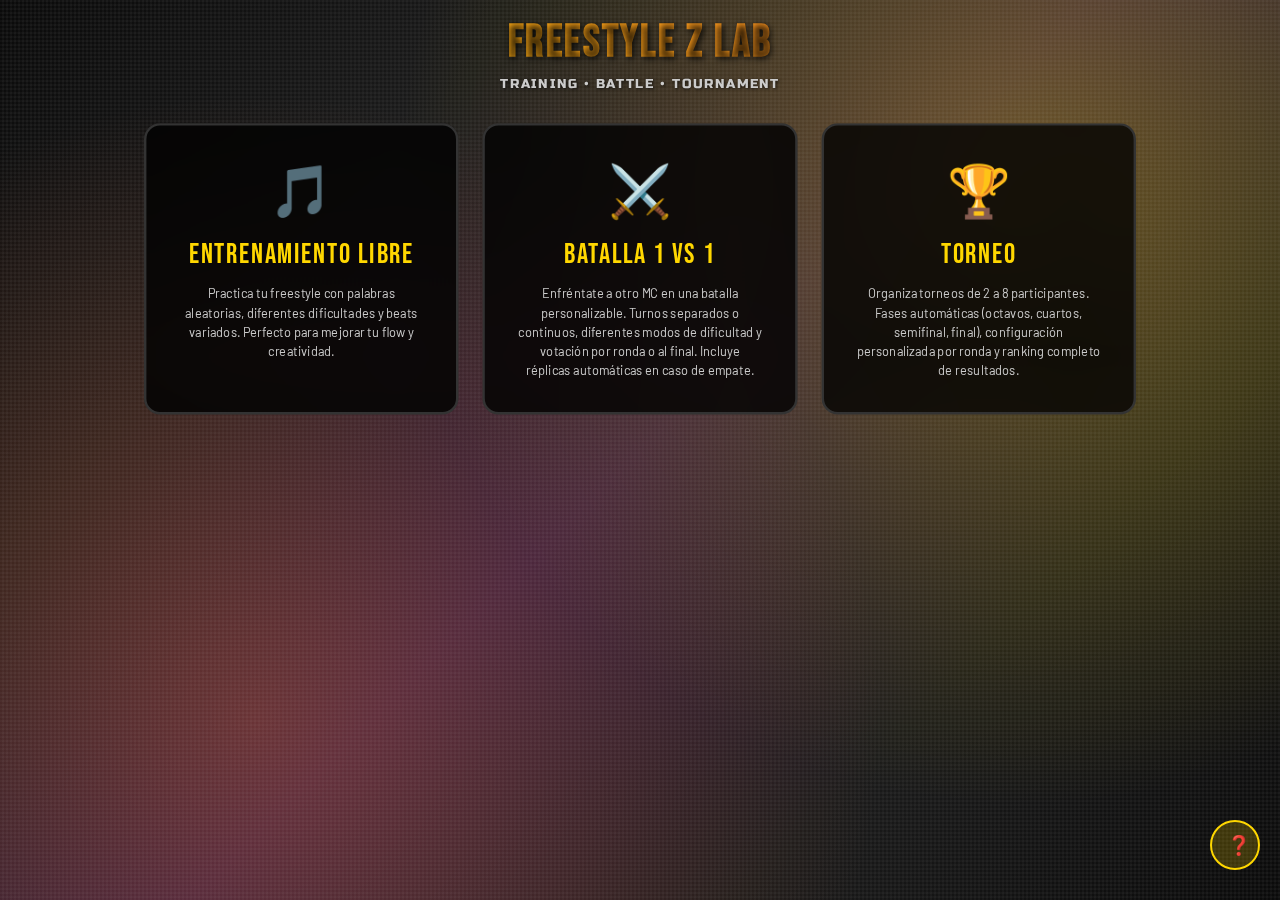
<file: hiphop/freestylezlab/freestylezlab.html>
<!DOCTYPE html>
<html lang="es">
<head>
    <meta charset="UTF-8">
    <meta name="viewport" content="width=device-width, initial-scale=1.0">
    <title>Freestyle Training Z Lab</title>
    
    <link rel="stylesheet" href="styles/globals.css">
    <link rel="stylesheet" href="styles/animations.css">
    <link rel="stylesheet" href="styles/components.css">
    <link rel="stylesheet" href="styles/layout.css">
    <link rel="stylesheet" href="styles/training.css">
    <link rel="stylesheet" href="styles/battle.css">
    <link rel="stylesheet" href="tournament/tournament.css">
    <link rel="stylesheet" href="styles/responsive.css">
</head>
<body>
    <div class="container">
        <div class="header">
            <h1 class="title">FREESTYLE Z LAB</h1>
            <p class="subtitle">Training • Battle • Tournament</p>
        </div>

        <div id="main-menu" class="view active">
            <div class="main-menu">
                <div class="menu-card" onclick="showView('freestyle-config')">
                    <div class="menu-card-icon">🎵</div>
                    <div class="menu-card-title">Entrenamiento Libre</div>
                    <div class="menu-card-desc">
                        Practica tu freestyle con palabras aleatorias, diferentes dificultades y beats variados. Perfecto para mejorar tu flow y creatividad.
                    </div>
                </div>

                <div class="menu-card" onclick="showView('battle-config'); initBattleConfig();">
                    <div class="menu-card-icon">⚔️</div>
                    <div class="menu-card-title">Batalla 1 vs 1</div>
                    <div class="menu-card-desc">
                        Enfréntate a otro MC en una batalla personalizable. Turnos separados o continuos, diferentes modos de dificultad y votación por ronda o al final. Incluye réplicas automáticas en caso de empate.
                    </div>
                </div>

                <div class="menu-card" onclick="showView('tournament-config'); initTournamentConfig();">
                    <div class="menu-card-icon">🏆</div>
                    <div class="menu-card-title">Torneo</div>
                    <div class="menu-card-desc">
                        Organiza torneos de 2 a 8 participantes. Fases automáticas (octavos, cuartos, semifinal, final), configuración personalizada por ronda y ranking completo de resultados.
                    </div>
                </div>
            </div>
        </div>

        <div id="freestyle-config" class="view">
            <div class="config-area">
                <div class="config-header">
                    <button class="back-btn" onclick="showView('main-menu')">← Volver</button>
                    <div class="config-title">🎵 Configurar Entrenamiento</div>
                </div>

                <div class="controls-section">
                    <div class="control-group">
                        <h3>⏱️ Tiempo</h3>
                        <label>Duración</label>
                        <select id="duration-mode">
                            <option value="infinite">∞ Entrenamiento Infinito</option>
                            <option value="60" selected>1 minuto</option>
                            <option value="100">1 minuto 40 segundos</option>
                            <option value="120">2 minutos</option>
                            <option value="180">3 minutos</option>
                        </select>
                        <label>Tipo de Tiempo</label>
                        <div class="timer-mode-toggle">
                            <button id="timer-mode-btn" onclick="toggleTimerMode()" class="timer-mode-button bmp-mode">
                                <span id="timer-mode-text">TIEMPO BPM</span>
                            </button>
                            <div id="timer-mode-description" style="font-size: 1rem; color: #ccc;">
                                Sincronizado al BPM del beat (RECOMENDADO)
                            </div>
                        </div>
                    </div>

                    <div class="control-group">
                        <h3>🎯 Modo de Entrenamiento</h3>
                        <label>Selecciona el modo</label>
                        <select id="training-mode">
                            <option value="classic" selected>CLASSIC - Freestyle libre</option>
                            <option value="easy">EASY - Palabra cada 10 seg</option>
                            <option value="hard">HARD MODE - Palabra cada 5 seg</option>
                            <option value="insane">INSANE MODE - Palabra cada 4 seg</option>
                            <option value="thematic">TEMÁTICA - Modo temático</option>
                            <option value="rules">RULES - Reglas de batalla</option>
                        </select>
                    </div>
                </div>

                <div class="control-group">
                    <h3>🎵 Filtro por Categorías</h3>
                    <label>Filtra por tipo de beat para el modo aleatorio</label>
                    
                    <div class="category-filter">
                        <div class="category-chip" id="category-boom-bap" onclick="toggleCategory('boom-bap')">
                            🥁 Boom Bap
                        </div>
                        <div class="category-chip" id="category-trap-drill" onclick="toggleCategory('trap-drill')">
                            🔥 Trap/Drill
                        </div>
                        <div class="category-chip" id="category-reggae-dancehall" onclick="toggleCategory('reggae-dancehall')">
                            🌴 Reggae/Dancehall
                        </div>
                    </div>
                </div>

                <div class="control-group">
                    <h3>🎵 Instrumentales</h3>

                    <div class="beat-option" onclick="selectRandomBeat()" id="beat-random">
                        <div style="font-weight: 600; color: #ffd700; margin-bottom: 5px;">🎲 Beat Aleatorio</div>
                        <div style="font-size: 0.8rem; color: #ff6b35; text-transform: uppercase;">Selección Automática</div>
                    </div>

                    <div style="margin: 15px 0; text-align: center; color: #ccc; font-size: 0.9rem;">
                        O elige un beat específico:
                    </div>

                    <div class="beat-grid-container" id="training-beat-grid-container">
                        <div class="beat-grid-controls">
                            <button class="beat-grid-toggle" id="training-beat-grid-toggle" onclick="toggleBeatGrid('training')">🔽 Ocultar Beats</button>
                            <div class="beat-mass-controls">
                                <button class="beat-mass-btn activate-all" onclick="activateAllVisibleBeats()">✅ Activar Todos</button>
                                <button class="beat-mass-btn deactivate-all" onclick="deactivateAllVisibleBeats()">❌ Desactivar Todos</button>
                            </div>
                        </div>
                        <div class="beat-grid" id="beat-grid"></div>
                    </div>

                    <div id="beat-player" style="margin-top: 20px;"></div>
                </div>

                <button class="start-training-btn" onclick="startTraining()">
                    COMENZAR ENTRENAMIENTO
                </button>
            </div>
        </div>

        <div id="battle-config" class="view">
            <div class="config-area">
                <div class="config-header">
                    <button class="back-btn" onclick="showView('main-menu')">← Volver</button>
                    <div class="config-title">⚔️ Configurar Batalla 1vs1</div>
                </div>

                <div class="controls-section">
                    <div class="control-group">
                        <h3>👥 MCs</h3>
                        <label>AKA del MC 1</label>
                        <input type="text" id="battle-mc1-aka" placeholder="Introduce el AKA del MC 1" maxlength="20">
                        <label>AKA del MC 2</label>
                        <input type="text" id="battle-mc2-aka" placeholder="Introduce el AKA del MC 2" maxlength="20">
                    </div>

                    <div class="control-group">
                        <h3>🔄 Configuración</h3>
                        <label>¿Quién empieza?</label>
                        <select id="battle-who-starts">
                            <option value="random">🎲 Aleatorio</option>
                            <option value="mc1">MC 1</option>
                            <option value="mc2">MC 2</option>
                        </select>
                        <label>Número de rondas</label>
                        <select id="battle-rounds" onchange="updateBattleRoundSelector()">
                            <option value="1" selected>1 ronda (Votación al final)</option>
                            <option value="2">2 rondas (Votación por ronda)</option>
                            <option value="3">3 rondas (Votación al final)</option>
                            <option value="4">4 rondas (Votación por ronda)</option>
                            <option value="5">5 rondas (Votación al final)</option>
                        </select>
                        <label>Tipo de Tiempo</label>
                        <div class="timer-mode-toggle">
                            <button id="battle-timer-mode-btn" onclick="toggleBattleTimerMode()" class="timer-mode-button bmp-mode">
                                <span id="battle-timer-mode-text">TIEMPO BPM</span>
                            </button>
                            <div id="battle-timer-mode-description" style="font-size: 1rem; color: #ccc;">
                                Sincronizado al BPM del beat (RECOMENDADO)
                            </div>
                        </div>
                    </div>
                </div>

                <div class="control-group">
                    <div style="display: flex; justify-content: flex-start; align-items: center; gap: 20px; margin-bottom: 15px;">
                        <h3 style="margin: 0;">⏱️ Configuración por Ronda</h3>
                        <span id="battle-voting-type" style="color: #ff6b35; font-weight: 600; font-size: 1.2rem;">Votación al final</span>
                    </div>
                    <div id="battle-round-times">
                    </div>
                </div>

                <div class="control-group">
                    <h3>🎵 Filtro por Categorías</h3>
                    <label>Filtra por tipo de beat</label>
                    
                    <div class="category-filter">
                        <div class="category-chip" id="battle-category-boom-bap" onclick="toggleBattleCategory('boom-bap')">
                            🥁 Boom Bap
                        </div>
                        <div class="category-chip" id="battle-category-trap-drill" onclick="toggleBattleCategory('trap-drill')">
                            🔥 Trap/Drill
                        </div>
                        <div class="category-chip" id="battle-category-reggae-dancehall" onclick="toggleBattleCategory('reggae-dancehall')">
                            🌴 Reggae/Dancehall
                        </div>
                    </div>
                </div>

                <div class="control-group">
                    <h3>🎵 Instrumentales</h3>
                    <label>Los beats se seleccionarán automáticamente de las categorías elegidas</label>

                    <div class="beat-grid-container" id="battle-beat-grid-container">
                        <div class="beat-grid-controls">
                            <button class="beat-grid-toggle" id="battle-beat-grid-toggle" onclick="toggleBeatGrid('battle')">🔽 Ocultar Beats</button>
                            <div class="beat-mass-controls">
                                <button class="beat-mass-btn activate-all" onclick="activateAllVisibleBeats()">✅ Activar Todos</button>
                                <button class="beat-mass-btn deactivate-all" onclick="deactivateAllVisibleBeats()">❌ Desactivar Todos</button>
                            </div>
                        </div>
                        <div class="beat-grid" id="battle-beat-grid"></div>
                    </div>

                    <div id="battle-beat-player" style="margin-top: 20px;">
                        <div style="background: rgba(255,215,0,0.1); padding: 15px; border-radius: 10px; text-align: center;">
                            <strong>🎲 Beats Aleatorios Activados</strong>
                            <div style="font-size: 0.9rem; color: #ff6b35; margin-top: 5px;">
                                Se seleccionarán automáticamente de las categorías elegidas
                            </div>
                        </div>
                    </div>
                </div>

                <button class="start-training-btn" onclick="startBattle()">
                    COMENZAR BATALLA
                </button>
            </div>
        </div>

        <div id="tournament-config" class="view">
            <div class="config-area">
                <div class="config-header">
                    <button class="back-btn" onclick="showView('main-menu')">← Volver</button>
                    <div class="config-title">🏆 Configurar Torneo</div>
                </div>

                <div class="controls-section">
                    <div class="control-group">
                        <h3>👥 Participantes</h3>
                        <label>Añadir participante</label>
                        <input type="text" id="tournament-participant-input" placeholder="Introduce el AKA del participante" maxlength="20">
                        <button onclick="addTournamentParticipant()" class="add-participant-btn">➕ AÑADIR</button>
                        
                        <div class="tournament-participants-container">
                            <div style="background: rgba(59, 130, 246, 0.1); border: 2px solid #3b82f6; border-radius: 10px; padding: 15px; margin-bottom: 15px; text-align: center;">
                                <div style="color: #3b82f6; font-weight: 600; font-size: 1rem; margin-bottom: 5px;">
                                    📋 Números válidos de participantes
                                </div>
                                <div style="color: #ffd700; font-family: 'Russo One', sans-serif; font-size: 1.2rem; letter-spacing: 2px; margin-bottom: 5px;">
                                    2 • 3 • 4 • 6 • 7 • 8
                                </div>
                                <div style="color: #ccc; font-size: 0.85rem;">
                                    (1 participante no puede competir solo • 5 participantes no es compatible con eliminación directa)
                                </div>
                            </div>
                            <div class="participants-count" id="tournament-participants-count">0/8 participantes</div>
                            <div class="tournament-participants-list" id="tournament-participants-list"></div>
                        </div>
                    </div>
                </div>

                <div class="tournament-phases-config">
                    <h3>⚙️ Configuración por Fases</h3>
                    <div id="tournament-phases-configs"></div>
                </div>

                <div class="control-group">
                    <h3>🎵 Filtro por Categorías</h3>
                    <label>Filtra por tipo de beat</label>
                    
                    <div class="category-filter">
                        <div class="category-chip active" id="tournament-category-boom-bap" onclick="toggleTournamentCategory('boom-bap')">
                            🥁 Boom Bap
                        </div>
                        <div class="category-chip" id="tournament-category-trap-drill" onclick="toggleTournamentCategory('trap-drill')">
                            🔥 Trap/Drill
                        </div>
                        <div class="category-chip" id="tournament-category-reggae-dancehall" onclick="toggleTournamentCategory('reggae-dancehall')">
                            🌴 Reggae/Dancehall
                        </div>
                    </div>
                </div>

                <div class="control-group">
                    <h3>🎵 Instrumentales</h3>
                    <label>Los beats se seleccionarán automáticamente de las categorías elegidas</label>

                    <div class="beat-grid-container" id="tournament-beat-grid-container">
                        <div class="beat-grid-controls">
                            <button class="beat-grid-toggle" id="tournament-beat-grid-toggle" onclick="toggleBeatGrid('tournament')">🔽 Ocultar Beats</button>
                            <div class="beat-mass-controls">
                                <button class="beat-mass-btn activate-all" onclick="activateAllVisibleBeats()">✅ Activar Todos</button>
                                <button class="beat-mass-btn deactivate-all" onclick="deactivateAllVisibleBeats()">❌ Desactivar Todos</button>
                            </div>
                        </div>
                        <div class="beat-grid" id="tournament-beat-grid"></div>
                    </div>

                    <div id="tournament-beat-player" style="margin-top: 20px;">
                        <div style="background: rgba(255,215,0,0.1); padding: 15px; border-radius: 10px; text-align: center;">
                            <strong>🎲 Beats Aleatorios Activados</strong>
                            <div style="font-size: 0.9rem; color: #ff6b35; margin-top: 5px;">
                                Se seleccionarán automáticamente de las categorías elegidas
                            </div>
                        </div>
                    </div>
                </div>

                <button class="start-training-btn" id="tournament-start-btn" onclick="startTournamentFromConfig()" disabled>
                    MÍNIMO 2 PARTICIPANTES
                </button>
            </div>
        </div>

        <div id="tournament-bracket" class="view">
            <div class="tournament-bracket-screen">
                <div class="tournament-header">
                    <button class="back-btn" onclick="exitTournamentBracket()">← Volver</button>
                    <div class="tournament-info">
                        <div class="info-item">
                            <div class="info-label">Fase</div>
                            <div class="info-value" id="tournament-current-phase">Octavos</div>
                        </div>
                        <div class="info-item">
                            <div class="info-label">Enfrentamiento</div>
                            <div class="info-value"><span id="tournament-current-match-number">1</span>/<span id="tournament-total-matches">4</span></div>
                        </div>
                    </div>
                </div>

                <div class="tournament-content">
                    <div class="tournament-current-section">
                        <div id="tournament-current-match"></div>
                    </div>

                    <div class="tournament-all-matchups-section">
                        <h3>📋 Todos los Enfrentamientos</h3>
                        <div id="tournament-all-matchups"></div>
                    </div>
                </div>
            </div>
        </div>

        <div id="tournament-results" class="view">
            <div class="tournament-results-screen">
                <div class="tournament-results-header">
                    <div class="tournament-results-title">🏆 Resultados del Torneo</div>
                </div>

                <div id="tournament-winner"></div>

                <div class="tournament-results-content">
                    <div id="tournament-final-ranking"></div>
                    <div id="tournament-phases-summary"></div>
                </div>

                <div class="tournament-results-actions">
                    <button class="control-btn theme-btn" onclick="newTournament()">
                        🔄 NUEVO TORNEO
                    </button>
                    <button class="control-btn stop-btn" onclick="backToMainMenuFromTournament()">
                        🏠 MENÚ PRINCIPAL
                    </button>
                </div>
            </div>
        </div>

        <div id="battle-screen" class="view">
            <div class="battle-screen">
                <div class="battle-header">
                    <div class="battle-info">
                        <button class="back-btn" onclick="exitBattle()">← Volver</button>
                        <div class="info-item">
                            <div class="info-label">Modo</div>
                            <div class="info-value" id="battle-mode-display">Easy</div>
                        </div>
                        <div class="info-item">
                            <div class="info-label">Formato</div>
                            <div class="info-value" id="battle-format-display">Con Pausa</div>
                        </div>
                        <div class="info-item">
                            <div class="info-label">Duración</div>
                            <div class="info-value" id="battle-duration">1:00</div>
                        </div>
                        <div class="info-item">
                            <div class="info-label">Ronda</div>
                            <div class="info-value" id="battle-round-info">1/1</div>
                        </div>
                        <div class="info-item">
                            <div class="info-label">Beat Actual</div>
                            <div class="info-value" id="battle-current-beat-name">Beat1</div>
                        </div>
                    </div>
                </div>

                <div class="battle-layout">
                    <div class="battle-top-row">
                        <div class="battle-mc-container" id="battle-mc1-container">
                            <div class="battle-mc-indicator" id="battle-mc1-indicator"></div>
                            <div class="battle-mc-info">
                                <span class="battle-mc-name" id="battle-mc1-name">MC1</span>
                                <span class="battle-mc-score" id="battle-mc1-score">(0)</span>
                            </div>
                        </div>
                        
                        <div class="timer-display" id="battle-timer">00:00</div>
                        
                        <div class="battle-mc-container" id="battle-mc2-container">
                            <div class="battle-mc-indicator" id="battle-mc2-indicator"></div>
                            <div class="battle-mc-info">
                                <span class="battle-mc-name" id="battle-mc2-name">MC2</span>
                                <span class="battle-mc-score" id="battle-mc2-score">(0)</span>
                            </div>
                        </div>
                    </div>
                    
                    <div class="word-container" id="battle-start-button">
                        <div class="current-word" id="battle-word">COMENZAR BATALLA</div>
                    </div>
                </div>

                <div class="beat-controls">
                    <div class="beat-controls-title">🎵 CONTROL DE LA BATALLA</div>
                    <div class="beat-controls-buttons">
                        <button id="battle-pause-btn" onclick="toggleBattleBeat()" class="control-btn pause-btn" disabled>
                            ⏸️ PAUSAR
                        </button>
                        <button id="battle-previous-beat-btn" onclick="previousBeat()" class="control-btn previous-btn" disabled>
                            ⏮️ BEAT ANTERIOR
                        </button>
                        <button id="battle-next-beat-btn" onclick="nextBeat()" class="control-btn next-btn" disabled>
                            🎲 SIGUIENTE BEAT
                        </button>
                        <button id="battle-stop-btn" onclick="stopBattle()" class="control-btn stop-btn" disabled>
                            ⏹️ PARAR BATALLA
                        </button>
                        <button id="battle-change-theme-btn" onclick="battleChangeTheme()" class="control-btn theme-btn hidden" disabled>
                            🔄 CAMBIAR TEMÁTICA
                        </button>
                        <button id="battle-change-rule-btn" onclick="battleChangeRule()" class="control-btn theme-btn hidden" disabled>
                            🔄 CAMBIAR REGLA
                        </button>

                    </div>
                    <div class="beat-status" id="battle-beat-info">
                        Presiona el botón principal para activar
                    </div>
                </div>

                <audio id="training-audio-player" loop style="display: none;"></audio>
                <div id="theme-text" style="display: none;"></div>
                <div id="rule-text" style="display: none;"></div>
            </div>
        </div>

        <div id="voting-screen" class="view">
            <div class="voting-screen">
                <div class="voting-header">
                    <div class="voting-title">🗳️ Votación - Ronda <span id="voting-round">1</span>/<span id="voting-total-rounds">1</span></div>
                </div>

                <div class="voting-info">
                    <div class="voting-round-info">
                        <div class="info-item">
                            <div class="info-label">Modo</div>
                            <div class="info-value" id="voting-mode">Easy</div>
                        </div>
                        <div class="info-item">
                            <div class="info-label">Duración</div>
                            <div class="info-value" id="voting-round-time">1:00</div>
                        </div>
                    </div>
                    
                    <div class="current-scores">
                        <div class="score-item">
                            <span id="voting-mc1-name">MC1</span>: <span id="voting-mc1-score">0</span>
                        </div>
                        <div class="score-item">
                            <span id="voting-mc2-name">MC2</span>: <span id="voting-mc2-score">0</span>
                        </div>
                    </div>
                </div>

                <div class="voting-question">
                    <h2>¿Quién ganó esta ronda?</h2>
                </div>

                <div class="voting-options">
                    <button class="voting-option" id="voting-mc1" onclick="selectWinner('mc1')">
                        <div class="voting-mc-name" id="voting-mc1-display">MC1</div>
                    </button>
                    
                    <button class="voting-option" id="voting-tie" onclick="selectWinner('tie')">
                        <div class="voting-mc-name">EMPATE</div>
                    </button>
                    
                    <button class="voting-option" id="voting-mc2" onclick="selectWinner('mc2')">
                        <div class="voting-mc-name" id="voting-mc2-display">MC2</div>
                    </button>
                </div>

                <button class="start-training-btn" id="voting-continue-btn" onclick="continueAfterVoting()" disabled>
                    CONTINUAR
                </button>
            </div>
        </div>

        <div id="battle-results" class="view">
            <div class="results-screen">
                <div class="results-header">
                    <div class="results-title">🏆 Resultados Finales</div>
                </div>

                <div class="results-winner">
                    <div class="winner-announcement">
                        <span id="results-winner">MC1</span>
                    </div>
                    <div class="winner-subtitle">¡ES EL GANADOR!</div>
                </div>

                <div class="results-summary">
                    <div class="final-scores">
                        <div class="final-score">
                            <span id="results-mc1-name">MC1</span>
                            <span class="score-number" id="results-mc1-score">0</span>
                        </div>
                        <div class="vs-separator">VS</div>
                        <div class="final-score">
                            <span id="results-mc2-name">MC2</span>
                            <span class="score-number" id="results-mc2-score">0</span>
                        </div>
                    </div>
                    
                    <div class="battle-details">
                        <div>Total de rondas: <span id="results-total-rounds">1</span></div>
                    </div>
                </div>

                <div class="results-rounds">
                    <h3>Detalle por Rondas</h3>
                    <div id="results-rounds-detail"></div>
                </div>

                <div class="results-actions">
                    <button class="control-btn theme-btn" onclick="rematch()">
                        🔄 REVANCHA
                    </button>
                    <button class="control-btn next-btn" onclick="newBattle()">
                        ⚔️ NUEVA BATALLA
                    </button>
                    <button class="control-btn stop-btn" onclick="backToMainMenu()">
                        🏠 MENÚ PRINCIPAL
                    </button>
                </div>
            </div>
        </div>

        <div id="training-screen" class="view">
            <div class="training-screen">
                <div class="training-header">
                    <div class="training-info">
                        <button class="back-btn" onclick="exitTraining()">← Volver</button>
                        <div class="info-item">
                            <div class="info-label">Modo</div>
                            <div class="info-value" id="training-mode-display">Easy</div>
                        </div>
                        <div class="info-item">
                            <div class="info-label">Duración</div>
                            <div class="info-value" id="training-duration">1:00</div>
                        </div>
                        <div class="info-item">
                            <div class="info-label">Beat Actual</div>
                            <div class="info-value" id="current-beat-name">Beat1</div>
                        </div>
                    </div>
                </div>

                <div class="training-center">
                    <div class="timer-display" id="timer">00:00</div>
                    
                    <div class="word-container" id="main-start-button" onclick="beginTraining()">
                        <div class="current-word" id="current-word">COMENZAR BATALLA</div>
                    </div>
                </div>

                <div class="beat-controls">
                    <div class="beat-controls-title">🎵 CONTROL DEL ENTRENAMIENTO</div>
                    <div class="beat-controls-buttons">
                        <button id="pause-beat-btn" onclick="toggleBeat()" class="control-btn pause-btn" disabled>
                            ⏸️ PAUSAR ENTRENAMIENTO
                        </button>
                        <button id="previous-beat-btn" onclick="previousBeat()" class="control-btn previous-btn" disabled>
                            ⏮️ BEAT ANTERIOR
                        </button>
                        <button id="next-beat-btn" onclick="nextBeat()" class="control-btn next-btn" disabled>
                            🎲 SIGUIENTE BEAT
                        </button>
                        <button id="stop-battle-btn" onclick="stopTraining()" class="control-btn stop-btn" disabled>
                            ⏹️ PARAR BATALLA
                        </button>
                        <button id="change-theme-btn" onclick="changeTheme()" class="control-btn theme-btn hidden" disabled>
                            🔄 CAMBIAR TEMÁTICA
                        </button>
                        <button id="change-rule-btn" onclick="changeRule()" class="control-btn theme-btn hidden" disabled>
                            🔄 CAMBIAR REGLA
                        </button>
                    </div>
                    <div class="beat-status" id="beat-info">
                        Presiona el botón principal para activar
                    </div>
                </div>

                <audio id="training-audio-player" loop style="display: none;"></audio>
                <div id="theme-text" style="display: none;"></div>
                <div id="rule-text" style="display: none;"></div>
            </div>
        </div>
    </div>

    <script src="beats-data.js"></script>
    <script src="beats-audio.js"></script>
    <script src="beats-selection.js"></script>
    <script src="beats-ui.js"></script>
    <script src="words.js"></script>
    <script src="ui.js"></script>
    
    <script src="training/training-core.js"></script>
    <script src="training/training-timer.js"></script>
    <script src="training/training-words.js"></script>
    <script src="training/training-controls.js"></script>
    <script src="training/training-config.js"></script>
    
    <script src="battle/battle-core.js"></script>
    <script src="battle/battle-config.js"></script>
    <script src="battle/battle-timing.js"></script>
    <script src="battle/battle-formats.js"></script>
    <script src="battle/battle-rounds.js"></script>
    <script src="battle/battle-ui.js"></script>
    <script src="battle/voting.js"></script>
    
    <script src="tournament/tournament-core.js"></script>
    <script src="tournament/tournament-config.js"></script>
    <script src="tournament/tournament-ui.js"></script>
    <script src="tournament/tournament-battle.js"></script>
</body>
</html>
</file>
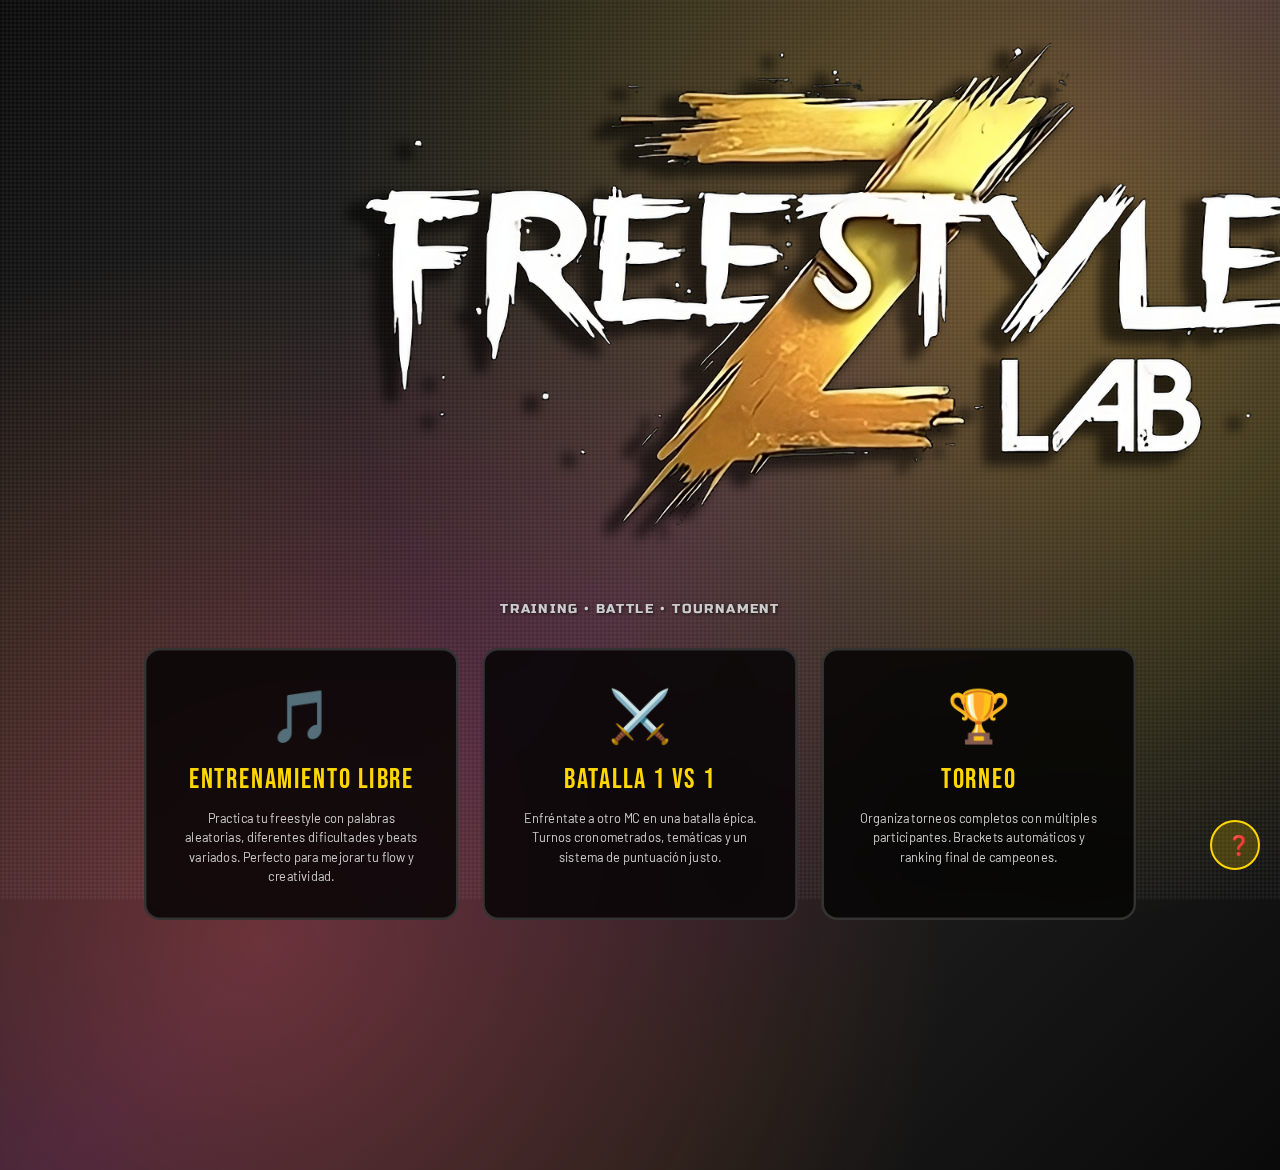
<file: hiphop/freestylezlab/freestylezlabindex.html>
<!DOCTYPE html>
<html lang="es">
<head>
    <meta charset="UTF-8">
    <meta name="viewport" content="width=device-width, initial-scale=1.0">
    <title>Freestyle Training Z Lab</title>
    
    <link rel="stylesheet" href="styles/globals.css">
    <link rel="stylesheet" href="styles/animations.css">
    <link rel="stylesheet" href="styles/components.css">
    <link rel="stylesheet" href="styles/layout.css">
    <link rel="stylesheet" href="styles/training.css">
    <link rel="stylesheet" href="styles/battle.css">
    <link rel="stylesheet" href="tournament/tournament.css">
    <link rel="stylesheet" href="styles/responsive.css">
</head>
<body>
    <div class="container">
        <div class="header">
            <img src="logo.png" alt="Freestyle Z Lab" class="title">
            <p class="subtitle">Training • Battle • Tournament</p>
        </div>

        <div id="main-menu" class="view active">
            <div class="main-menu">
                <div class="menu-card" onclick="showView('freestyle-config')">
                    <div class="menu-card-icon">🎵</div>
                    <div class="menu-card-title">Entrenamiento Libre</div>
                    <div class="menu-card-desc">
                        Practica tu freestyle con palabras aleatorias, diferentes dificultades y beats variados. Perfecto para mejorar tu flow y creatividad.
                    </div>
                </div>

                <div class="menu-card" onclick="showView('battle-config'); initBattleConfig();">
                    <div class="menu-card-icon">⚔️</div>
                    <div class="menu-card-title">Batalla 1 vs 1</div>
                    <div class="menu-card-desc">
                        Enfréntate a otro MC en una batalla épica. Turnos cronometrados, temáticas y un sistema de puntuación justo.
                    </div>
                </div>

                <div class="menu-card" onclick="showView('tournament-config'); initTournamentConfig();">
                    <div class="menu-card-icon">🏆</div>
                    <div class="menu-card-title">Torneo</div>
                    <div class="menu-card-desc">
                        Organiza torneos completos con múltiples participantes. Brackets automáticos y ranking final de campeones.
                    </div>
                </div>
            </div>
        </div>

        <div id="freestyle-config" class="view">
            <div class="config-area">
                <div class="config-header">
                    <button class="back-btn" onclick="showView('main-menu')">← Volver</button>
                    <div class="config-title">🎵 Configurar Entrenamiento</div>
                </div>

                <div class="controls-section">
                    <div class="control-group">
                        <h3>⏱️ Tiempo</h3>
                        <label>Duración</label>
                        <select id="duration-mode">
                            <option value="infinite">∞ Entrenamiento Infinito</option>
                            <option value="60" selected>1 minuto</option>
                            <option value="100">1 minuto 40 segundos</option>
                            <option value="120">2 minutos</option>
                            <option value="180">3 minutos</option>
                        </select>
                        <label>Tipo de Tiempo</label>
                        <div class="timer-mode-toggle">
                            <button id="timer-mode-btn" onclick="toggleTimerMode()" class="timer-mode-button bmp-mode">
                                <span id="timer-mode-text">TIEMPO BMP</span>
                            </button>
                            <div id="timer-mode-description" style="font-size: 1rem; color: #ccc;">
                                Sincronizado al BPM del beat (RECOMENDADO)
                            </div>
                        </div>
                    </div>

                    <div class="control-group">
                        <h3>🎯 Modo de Entrenamiento</h3>
                        <label>Selecciona el modo</label>
                        <select id="training-mode">
                            <option value="classic" selected>CLASSIC - Freestyle libre</option>
                            <option value="easy">EASY - Palabra cada 10 seg</option>
                            <option value="hard">HARD MODE - Palabra cada 5 seg</option>
                            <option value="insane">INSANE MODE - Palabra cada 4 seg</option>
                            <option value="thematic">TEMÁTICA - Modo temático</option>
                            <option value="rules">RULES - Reglas de batalla</option>
                        </select>
                    </div>
                </div>

                <div class="control-group">
                    <h3>🎵 Filtro por Categorías</h3>
                    <label>Filtra por tipo de beat para el modo aleatorio</label>
                    
                    <div class="category-filter">
                        <div class="category-chip" id="category-boom-bap" onclick="toggleCategory('boom-bap')">
                            🥁 Boom Bap
                        </div>
                        <div class="category-chip" id="category-trap-drill" onclick="toggleCategory('trap-drill')">
                            🔥 Trap/Drill
                        </div>
                        <div class="category-chip" id="category-reggae-dancehall" onclick="toggleCategory('reggae-dancehall')">
                            🌴 Reggae/Dancehall
                        </div>
                    </div>
                </div>

                <div class="control-group">
                    <h3>🎵 Instrumentales</h3>

                    <div class="beat-option" onclick="selectRandomBeat()" id="beat-random">
                        <div style="font-weight: 600; color: #ffd700; margin-bottom: 5px;">🎲 Beat Aleatorio</div>
                        <div style="font-size: 0.8rem; color: #ff6b35; text-transform: uppercase;">Selección Automática</div>
                    </div>

                    <div style="margin: 15px 0; text-align: center; color: #ccc; font-size: 0.9rem;">
                        O elige un beat específico:
                    </div>

                    <div class="beat-grid-container" id="training-beat-grid-container">
                        <div class="beat-grid-controls">
                            <button class="beat-grid-toggle" id="training-beat-grid-toggle" onclick="toggleBeatGrid('training')">🔽 Ocultar Beats</button>
                            <div class="beat-mass-controls">
                                <button class="beat-mass-btn activate-all" onclick="activateAllVisibleBeats()">✅ Activar Todos</button>
                                <button class="beat-mass-btn deactivate-all" onclick="deactivateAllVisibleBeats()">❌ Desactivar Todos</button>
                            </div>
                        </div>
                        <div class="beat-grid" id="beat-grid"></div>
                    </div>

                    <div id="beat-player" style="margin-top: 20px;"></div>
                </div>

                <button class="start-training-btn" onclick="startTraining()">
                    COMENZAR ENTRENAMIENTO
                </button>
            </div>
        </div>

        <div id="battle-config" class="view">
            <div class="config-area">
                <div class="config-header">
                    <button class="back-btn" onclick="showView('main-menu')">← Volver</button>
                    <div class="config-title">⚔️ Configurar Batalla 1vs1</div>
                </div>

                <div class="controls-section">
                    <div class="control-group">
                        <h3>👥 MCs</h3>
                        <label>AKA del MC 1</label>
                        <input type="text" id="battle-mc1-aka" placeholder="Introduce el AKA del MC 1" maxlength="20">
                        <label>AKA del MC 2</label>
                        <input type="text" id="battle-mc2-aka" placeholder="Introduce el AKA del MC 2" maxlength="20">
                    </div>

                    <div class="control-group">
                        <h3>🔄 Configuración</h3>
                        <label>¿Quién empieza?</label>
                        <select id="battle-who-starts">
                            <option value="random">🎲 Aleatorio</option>
                            <option value="mc1">MC 1</option>
                            <option value="mc2">MC 2</option>
                        </select>
                        <label>Número de rondas</label>
                        <select id="battle-rounds" onchange="updateBattleRoundSelector()">
                            <option value="1" selected>1 ronda (Votación al final)</option>
                            <option value="2">2 rondas (Votación por ronda)</option>
                            <option value="3">3 rondas (Votación al final)</option>
                            <option value="4">4 rondas (Votación por ronda)</option>
                            <option value="5">5 rondas (Votación al final)</option>
                        </select>
                        <label>Tipo de Tiempo</label>
                        <div class="timer-mode-toggle">
                            <button id="battle-timer-mode-btn" onclick="toggleBattleTimerMode()" class="timer-mode-button bmp-mode">
                                <span id="battle-timer-mode-text">TIEMPO BMP</span>
                            </button>
                            <div id="battle-timer-mode-description" style="font-size: 1rem; color: #ccc;">
                                Sincronizado al BPM del beat (RECOMENDADO)
                            </div>
                        </div>
                    </div>
                </div>

                <div class="control-group">
                    <div style="display: flex; justify-content: flex-start; align-items: center; gap: 20px; margin-bottom: 15px;">
                        <h3 style="margin: 0;">⏱️ Configuración por Ronda</h3>
                        <span id="battle-voting-type" style="color: #ff6b35; font-weight: 600; font-size: 1.2rem;">Votación al final</span>
                    </div>
                    <div id="battle-round-times">
                    </div>
                </div>

                <div class="control-group">
                    <h3>🎵 Filtro por Categorías</h3>
                    <label>Filtra por tipo de beat</label>
                    
                    <div class="category-filter">
                        <div class="category-chip" id="battle-category-boom-bap" onclick="toggleBattleCategory('boom-bap')">
                            🥁 Boom Bap
                        </div>
                        <div class="category-chip" id="battle-category-trap-drill" onclick="toggleBattleCategory('trap-drill')">
                            🔥 Trap/Drill
                        </div>
                        <div class="category-chip" id="battle-category-reggae-dancehall" onclick="toggleBattleCategory('reggae-dancehall')">
                            🌴 Reggae/Dancehall
                        </div>
                    </div>
                </div>

                <div class="control-group">
                    <h3>🎵 Instrumentales</h3>
                    <label>Los beats se seleccionarán automáticamente de las categorías elegidas</label>

                    <div class="beat-grid-container" id="battle-beat-grid-container">
                        <div class="beat-grid-controls">
                            <button class="beat-grid-toggle" id="battle-beat-grid-toggle" onclick="toggleBeatGrid('battle')">🔽 Ocultar Beats</button>
                            <div class="beat-mass-controls">
                                <button class="beat-mass-btn activate-all" onclick="activateAllVisibleBeats()">✅ Activar Todos</button>
                                <button class="beat-mass-btn deactivate-all" onclick="deactivateAllVisibleBeats()">❌ Desactivar Todos</button>
                            </div>
                        </div>
                        <div class="beat-grid" id="battle-beat-grid"></div>
                    </div>

                    <div id="battle-beat-player" style="margin-top: 20px;">
                        <div style="background: rgba(255,215,0,0.1); padding: 15px; border-radius: 10px; text-align: center;">
                            <strong>🎲 Beats Aleatorios Activados</strong>
                            <div style="font-size: 0.9rem; color: #ff6b35; margin-top: 5px;">
                                Se seleccionarán automáticamente de las categorías elegidas
                            </div>
                        </div>
                    </div>
                </div>

                <button class="start-training-btn" onclick="startBattle()">
                    COMENZAR BATALLA
                </button>
            </div>
        </div>

        <div id="tournament-config" class="view">
            <div class="config-area">
                <div class="config-header">
                    <button class="back-btn" onclick="showView('main-menu')">← Volver</button>
                    <div class="config-title">🏆 Configurar Torneo</div>
                </div>

                <div class="controls-section">
                    <div class="control-group">
                        <h3>👥 Participantes</h3>
                        <label>Añadir participante</label>
                        <input type="text" id="tournament-participant-input" placeholder="Introduce el AKA del participante" maxlength="20">
                        <button onclick="addTournamentParticipant()" class="add-participant-btn">➕ AÑADIR</button>
                        
                        <div class="tournament-participants-container">
                            <div style="background: rgba(59, 130, 246, 0.1); border: 2px solid #3b82f6; border-radius: 10px; padding: 15px; margin-bottom: 15px; text-align: center;">
                                <div style="color: #3b82f6; font-weight: 600; font-size: 1rem; margin-bottom: 5px;">
                                    📋 Números válidos de participantes
                                </div>
                                <div style="color: #ffd700; font-family: 'Russo One', sans-serif; font-size: 1.2rem; letter-spacing: 2px; margin-bottom: 5px;">
                                    2 • 3 • 4 • 6 • 7 • 8
                                </div>
                                <div style="color: #ccc; font-size: 0.85rem;">
                                    (1 participante no puede competir solo • 5 participantes no es compatible con eliminación directa)
                                </div>
                            </div>
                            <div class="participants-count" id="tournament-participants-count">0/8 participantes</div>
                            <div class="tournament-participants-list" id="tournament-participants-list"></div>
                        </div>
                    </div>
                </div>

                <div class="tournament-phases-config">
                    <h3>⚙️ Configuración por Fases</h3>
                    <div id="tournament-phases-configs"></div>
                </div>

                <div class="control-group">
                    <h3>🎵 Filtro por Categorías</h3>
                    <label>Filtra por tipo de beat</label>
                    
                    <div class="category-filter">
                        <div class="category-chip active" id="tournament-category-boom-bap" onclick="toggleTournamentCategory('boom-bap')">
                            🥁 Boom Bap
                        </div>
                        <div class="category-chip" id="tournament-category-trap-drill" onclick="toggleTournamentCategory('trap-drill')">
                            🔥 Trap/Drill
                        </div>
                        <div class="category-chip" id="tournament-category-reggae-dancehall" onclick="toggleTournamentCategory('reggae-dancehall')">
                            🌴 Reggae/Dancehall
                        </div>
                    </div>
                </div>

                <div class="control-group">
                    <h3>🎵 Instrumentales</h3>
                    <label>Los beats se seleccionarán automáticamente de las categorías elegidas</label>

                    <div class="beat-grid-container" id="tournament-beat-grid-container">
                        <div class="beat-grid-controls">
                            <button class="beat-grid-toggle" id="tournament-beat-grid-toggle" onclick="toggleBeatGrid('tournament')">🔽 Ocultar Beats</button>
                            <div class="beat-mass-controls">
                                <button class="beat-mass-btn activate-all" onclick="activateAllVisibleBeats()">✅ Activar Todos</button>
                                <button class="beat-mass-btn deactivate-all" onclick="deactivateAllVisibleBeats()">❌ Desactivar Todos</button>
                            </div>
                        </div>
                        <div class="beat-grid" id="tournament-beat-grid"></div>
                    </div>

                    <div id="tournament-beat-player" style="margin-top: 20px;">
                        <div style="background: rgba(255,215,0,0.1); padding: 15px; border-radius: 10px; text-align: center;">
                            <strong>🎲 Beats Aleatorios Activados</strong>
                            <div style="font-size: 0.9rem; color: #ff6b35; margin-top: 5px;">
                                Se seleccionarán automáticamente de las categorías elegidas
                            </div>
                        </div>
                    </div>
                </div>

                <button class="start-training-btn" id="tournament-start-btn" onclick="startTournamentFromConfig()" disabled>
                    MÍNIMO 2 PARTICIPANTES
                </button>
            </div>
        </div>

        <div id="tournament-bracket" class="view">
            <div class="tournament-bracket-screen">
                <div class="tournament-header">
                    <button class="back-btn" onclick="exitTournamentBracket()">← Volver</button>
                    <div class="tournament-info">
                        <div class="info-item">
                            <div class="info-label">Fase</div>
                            <div class="info-value" id="tournament-current-phase">Octavos</div>
                        </div>
                        <div class="info-item">
                            <div class="info-label">Enfrentamiento</div>
                            <div class="info-value"><span id="tournament-current-match-number">1</span>/<span id="tournament-total-matches">4</span></div>
                        </div>
                    </div>
                </div>

                <div class="tournament-content">
                    <div class="tournament-current-section">
                        <div id="tournament-current-match"></div>
                    </div>

                    <div class="tournament-all-matchups-section">
                        <h3>📋 Todos los Enfrentamientos</h3>
                        <div id="tournament-all-matchups"></div>
                    </div>
                </div>
            </div>
        </div>

        <div id="tournament-results" class="view">
            <div class="tournament-results-screen">
                <div class="tournament-results-header">
                    <div class="tournament-results-title">🏆 Resultados del Torneo</div>
                </div>

                <div id="tournament-winner"></div>

                <div class="tournament-results-content">
                    <div id="tournament-final-ranking"></div>
                    <div id="tournament-phases-summary"></div>
                </div>

                <div class="tournament-results-actions">
                    <button class="control-btn theme-btn" onclick="newTournament()">
                        🔄 NUEVO TORNEO
                    </button>
                    <button class="control-btn stop-btn" onclick="backToMainMenuFromTournament()">
                        🏠 MENÚ PRINCIPAL
                    </button>
                </div>
            </div>
        </div>

        <div id="battle-screen" class="view">
            <div class="battle-screen">
                <div class="battle-header">
                    <div class="battle-info">
                        <button class="back-btn" onclick="exitBattle()">← Volver</button>
                        <div class="info-item">
                            <div class="info-label">Modo</div>
                            <div class="info-value" id="battle-mode-display">Easy</div>
                        </div>
                        <div class="info-item">
                            <div class="info-label">Formato</div>
                            <div class="info-value" id="battle-format-display">Con Pausa</div>
                        </div>
                        <div class="info-item">
                            <div class="info-label">Duración</div>
                            <div class="info-value" id="battle-duration">1:00</div>
                        </div>
                        <div class="info-item">
                            <div class="info-label">Ronda</div>
                            <div class="info-value" id="battle-round-info">1/1</div>
                        </div>
                        <div class="info-item">
                            <div class="info-label">Beat Actual</div>
                            <div class="info-value" id="battle-current-beat-name">Beat1</div>
                        </div>
                    </div>
                </div>

                <div class="battle-layout">
                    <div class="battle-top-row">
                        <div class="battle-mc-container" id="battle-mc1-container">
                            <div class="battle-mc-indicator" id="battle-mc1-indicator"></div>
                            <div class="battle-mc-info">
                                <span class="battle-mc-name" id="battle-mc1-name">MC1</span>
                                <span class="battle-mc-score" id="battle-mc1-score">(0)</span>
                            </div>
                        </div>
                        
                        <div class="timer-display" id="battle-timer">00:00</div>
                        
                        <div class="battle-mc-container" id="battle-mc2-container">
                            <div class="battle-mc-indicator" id="battle-mc2-indicator"></div>
                            <div class="battle-mc-info">
                                <span class="battle-mc-name" id="battle-mc2-name">MC2</span>
                                <span class="battle-mc-score" id="battle-mc2-score">(0)</span>
                            </div>
                        </div>
                    </div>
                    
                    <div class="word-container" id="battle-start-button">
                        <div class="current-word" id="battle-word">COMENZAR BATALLA</div>
                    </div>
                </div>

                <div class="beat-controls">
                    <div class="beat-controls-title">🎵 CONTROL DE LA BATALLA</div>
                    <div class="beat-controls-buttons">
                        <button id="battle-pause-btn" onclick="toggleBattleBeat()" class="control-btn pause-btn" disabled>
                            ⏸️ PAUSAR
                        </button>
                        <button id="battle-previous-beat-btn" onclick="previousBeat()" class="control-btn previous-btn" disabled>
                            ⏮️ BEAT ANTERIOR
                        </button>
                        <button id="battle-next-beat-btn" onclick="nextBeat()" class="control-btn next-btn" disabled>
                            🎲 SIGUIENTE BEAT
                        </button>
                        <button id="battle-stop-btn" onclick="stopBattle()" class="control-btn stop-btn" disabled>
                            ⏹️ PARAR BATALLA
                        </button>
                        <button id="battle-change-theme-btn" onclick="battleChangeTheme()" class="control-btn theme-btn hidden" disabled>
                            🔄 CAMBIAR TEMÁTICA
                        </button>
                        <button id="battle-change-rule-btn" onclick="battleChangeRule()" class="control-btn theme-btn hidden" disabled>
                            🔄 CAMBIAR REGLA
                        </button>

                    </div>
                    <div class="beat-status" id="battle-beat-info">
                        Presiona el botón principal para activar
                    </div>
                </div>

                <audio id="training-audio-player" loop style="display: none;"></audio>
                <div id="theme-text" style="display: none;"></div>
                <div id="rule-text" style="display: none;"></div>
            </div>
        </div>

        <div id="voting-screen" class="view">
            <div class="voting-screen">
                <div class="voting-header">
                    <div class="voting-title">🗳️ Votación - Ronda <span id="voting-round">1</span>/<span id="voting-total-rounds">1</span></div>
                </div>

                <div class="voting-info">
                    <div class="voting-round-info">
                        <div class="info-item">
                            <div class="info-label">Modo</div>
                            <div class="info-value" id="voting-mode">Easy</div>
                        </div>
                        <div class="info-item">
                            <div class="info-label">Duración</div>
                            <div class="info-value" id="voting-round-time">1:00</div>
                        </div>
                    </div>
                    
                    <div class="current-scores">
                        <div class="score-item">
                            <span id="voting-mc1-name">MC1</span>: <span id="voting-mc1-score">0</span>
                        </div>
                        <div class="score-item">
                            <span id="voting-mc2-name">MC2</span>: <span id="voting-mc2-score">0</span>
                        </div>
                    </div>
                </div>

                <div class="voting-question">
                    <h2>¿Quién ganó esta ronda?</h2>
                </div>

                <div class="voting-options">
                    <button class="voting-option" id="voting-mc1" onclick="selectWinner('mc1')">
                        <div class="voting-mc-name" id="voting-mc1-display">MC1</div>
                    </button>
                    
                    <button class="voting-option" id="voting-tie" onclick="selectWinner('tie')">
                        <div class="voting-mc-name">EMPATE</div>
                    </button>
                    
                    <button class="voting-option" id="voting-mc2" onclick="selectWinner('mc2')">
                        <div class="voting-mc-name" id="voting-mc2-display">MC2</div>
                    </button>
                </div>

                <button class="start-training-btn" id="voting-continue-btn" onclick="continueAfterVoting()" disabled>
                    CONTINUAR
                </button>
            </div>
        </div>

        <div id="battle-results" class="view">
            <div class="results-screen">
                <div class="results-header">
                    <div class="results-title">🏆 Resultados Finales</div>
                </div>

                <div class="results-winner">
                    <div class="winner-announcement">
                        <span id="results-winner">MC1</span>
                    </div>
                    <div class="winner-subtitle">¡ES EL GANADOR!</div>
                </div>

                <div class="results-summary">
                    <div class="final-scores">
                        <div class="final-score">
                            <span id="results-mc1-name">MC1</span>
                            <span class="score-number" id="results-mc1-score">0</span>
                        </div>
                        <div class="vs-separator">VS</div>
                        <div class="final-score">
                            <span id="results-mc2-name">MC2</span>
                            <span class="score-number" id="results-mc2-score">0</span>
                        </div>
                    </div>
                    
                    <div class="battle-details">
                        <div>Total de rondas: <span id="results-total-rounds">1</span></div>
                    </div>
                </div>

                <div class="results-rounds">
                    <h3>Detalle por Rondas</h3>
                    <div id="results-rounds-detail"></div>
                </div>

                <div class="results-actions">
                    <button class="control-btn theme-btn" onclick="rematch()">
                        🔄 REVANCHA
                    </button>
                    <button class="control-btn next-btn" onclick="newBattle()">
                        ⚔️ NUEVA BATALLA
                    </button>
                    <button class="control-btn stop-btn" onclick="backToMainMenu()">
                        🏠 MENÚ PRINCIPAL
                    </button>
                </div>
            </div>
        </div>

        <div id="training-screen" class="view">
            <div class="training-screen">
                <div class="training-header">
                    <div class="training-info">
                        <button class="back-btn" onclick="exitTraining()">← Volver</button>
                        <div class="info-item">
                            <div class="info-label">Modo</div>
                            <div class="info-value" id="training-mode-display">Easy</div>
                        </div>
                        <div class="info-item">
                            <div class="info-label">Duración</div>
                            <div class="info-value" id="training-duration">1:00</div>
                        </div>
                        <div class="info-item">
                            <div class="info-label">Beat Actual</div>
                            <div class="info-value" id="current-beat-name">Beat1</div>
                        </div>
                    </div>
                </div>

                <div class="training-center">
                    <div class="timer-display" id="timer">00:00</div>
                    
                    <div class="word-container" id="main-start-button" onclick="beginTraining()">
                        <div class="current-word" id="current-word">COMENZAR BATALLA</div>
                    </div>
                </div>

                <div class="beat-controls">
                    <div class="beat-controls-title">🎵 CONTROL DEL ENTRENAMIENTO</div>
                    <div class="beat-controls-buttons">
                        <button id="pause-beat-btn" onclick="toggleBeat()" class="control-btn pause-btn" disabled>
                            ⏸️ PAUSAR ENTRENAMIENTO
                        </button>
                        <button id="previous-beat-btn" onclick="previousBeat()" class="control-btn previous-btn" disabled>
                            ⏮️ BEAT ANTERIOR
                        </button>
                        <button id="next-beat-btn" onclick="nextBeat()" class="control-btn next-btn" disabled>
                            🎲 SIGUIENTE BEAT
                        </button>
                        <button id="stop-battle-btn" onclick="stopTraining()" class="control-btn stop-btn" disabled>
                            ⏹️ PARAR BATALLA
                        </button>
                        <button id="change-theme-btn" onclick="changeTheme()" class="control-btn theme-btn hidden" disabled>
                            🔄 CAMBIAR TEMÁTICA
                        </button>
                        <button id="change-rule-btn" onclick="changeRule()" class="control-btn theme-btn hidden" disabled>
                            🔄 CAMBIAR REGLA
                        </button>
                    </div>
                    <div class="beat-status" id="beat-info">
                        Presiona el botón principal para activar
                    </div>
                </div>

                <audio id="training-audio-player" loop style="display: none;"></audio>
                <div id="theme-text" style="display: none;"></div>
                <div id="rule-text" style="display: none;"></div>
            </div>
        </div>
    </div>

    <script src="beats-data.js"></script>
    <script src="beats-audio.js"></script>
    <script src="beats-selection.js"></script>
    <script src="beats-ui.js"></script>
    <script src="words.js"></script>
    <script src="ui.js"></script>
    
    <script src="training/training-core.js"></script>
    <script src="training/training-timer.js"></script>
    <script src="training/training-words.js"></script>
    <script src="training/training-controls.js"></script>
    <script src="training/training-config.js"></script>
    
    <script src="battle/battle-core.js"></script>
    <script src="battle/battle-config.js"></script>
    <script src="battle/battle-timing.js"></script>
    <script src="battle/battle-formats.js"></script>
    <script src="battle/battle-rounds.js"></script>
    <script src="battle/battle-ui.js"></script>
    <script src="battle/voting.js"></script>
    
    <script src="tournament/tournament-core.js"></script>
    <script src="tournament/tournament-config.js"></script>
    <script src="tournament/tournament-ui.js"></script>
    <script src="tournament/tournament-battle.js"></script>
</body>
</html>
</file>
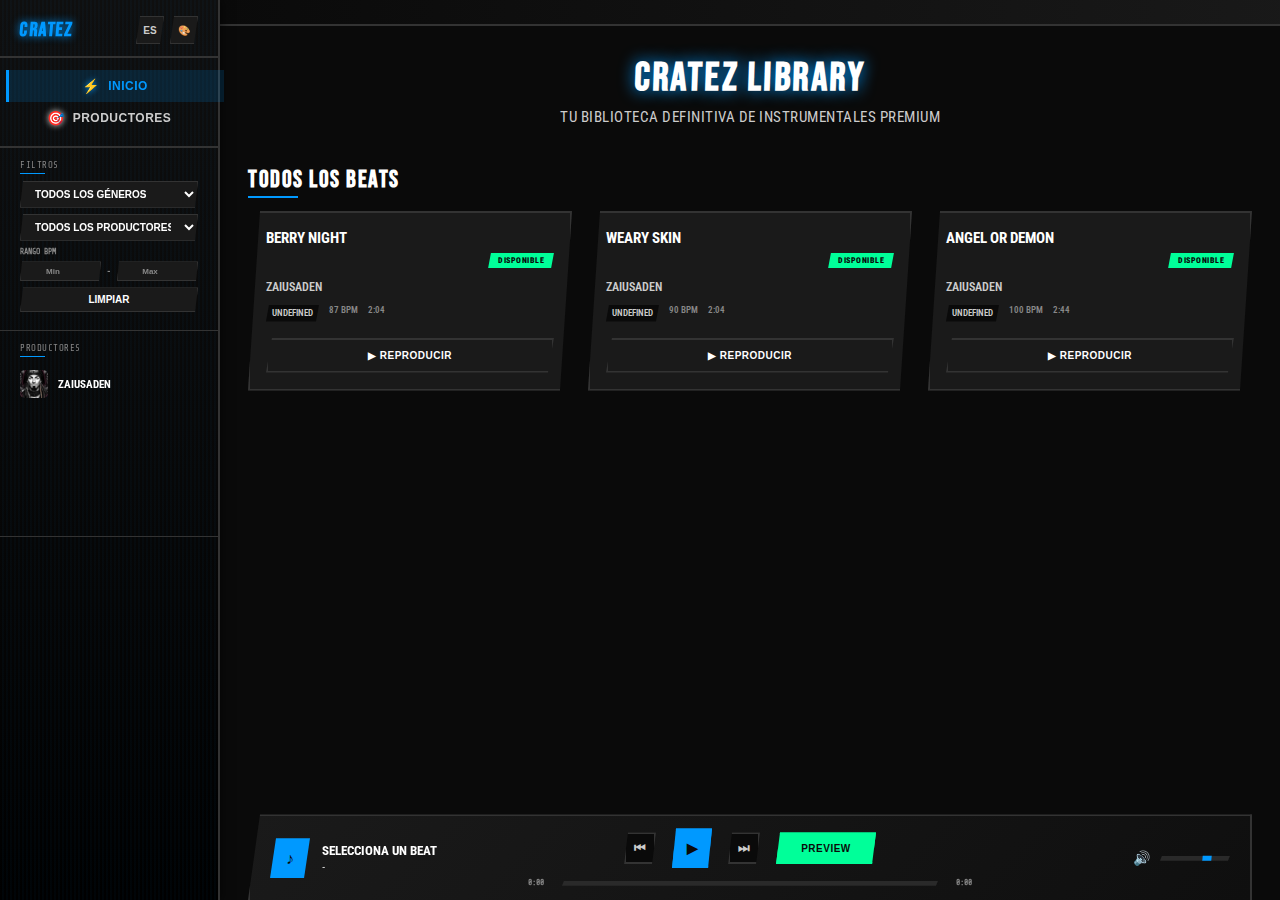
<file: hiphop/librarycratez/librarycratezindex.html>
<!DOCTYPE html>
<html lang="es">
<head>
    <meta charset="UTF-8">
    <meta name="viewport" content="width=device-width, initial-scale=1.0">
    <title>CRATEZ UNDERGROUND</title>
    <link rel="stylesheet" href="css/styles.css">
</head>
<body>
    <div class="app-layout">
        <aside class="sidebar">
            <div class="sidebar-header">
                <h1 class="logo">CRATEZ</h1>
                <div class="header-controls">
                    <button id="langBtn" class="lang-btn">ES</button>
                    <button id="paletteBtn" class="palette-btn">🎨</button>
                </div>
            </div>
            
            <nav class="sidebar-nav">
                <button class="nav-item active" data-section="home">
                    <span class="nav-icon">⚡</span>
                    <span data-lang="nav.home">INICIO</span>
                </button>
                <button class="nav-item" data-section="producers">
                    <span class="nav-icon">🎯</span>
                    <span data-lang="nav.producers">PRODUCTORES</span>
                </button>
            </nav>
            
            <div class="sidebar-section">
                <h3 data-lang="filters.title">FILTROS RÁPIDOS</h3>
                <select id="genreFilter" class="sidebar-filter">
                    <option value="" data-lang="filters.allGenres">Todos los Géneros</option>
                    <option value="trap">Trap</option>
                    <option value="boom-bap">Boom Bap</option>
                    <option value="drill">Drill</option>
                    <option value="lo-fi">Lo-Fi</option>
                </select>
                
                <select id="producerFilter" class="sidebar-filter">
                    <option value="" data-lang="filters.allProducers">Todos los Productores</option>
                </select>
                
                <div class="bpm-range-filter">
                    <label data-lang="filters.bpmRange">Rango BPM</label>
                    <div class="bpm-inputs">
                        <input type="number" id="bpmMin" placeholder="Min" min="60" max="200" class="bpm-input">
                        <span>-</span>
                        <input type="number" id="bpmMax" placeholder="Max" min="60" max="200" class="bpm-input">
                    </div>
                </div>
                
                <button id="clearFilters" class="sidebar-filter" data-lang="filters.clear">LIMPIAR</button>
            </div>
            
            <div class="sidebar-section">
                <h3 data-lang="sidebar.producers">PRODUCTORES</h3>
                <div class="producers-list" id="producersList"></div>
            </div>
        </aside>

        <main class="main-content">
            <header class="top-bar">
                <div class="breadcrumb" id="breadcrumb" style="display: none;">
                    <button class="back-btn" id="backBtn">
                        <span>←</span>
                        <span data-lang="nav.back">VOLVER</span>
                    </button>
                    <div id="breadcrumbContent"></div>
                </div>
            </header>

            <div class="content-area">
                <section id="homeView" class="view active">
                    <div class="welcome-section">
                        <h2 data-lang="home.welcome">CRATEZ LIBRARY</h2>
                        <p data-lang="home.subtitle">Tu biblioteca definitiva de instrumentales premium</p>
                    </div>
                    
                    <div class="recent-section">
                        <h3 data-lang="home.allBeats">TODOS LOS BEATS</h3>
                        <div class="beats-grid" id="homeBeatsGrid"></div>
                    </div>
                </section>

                <section id="producersView" class="view">
                    <div class="view-header">
                        <h2 data-lang="producers.title">PRODUCTORES</h2>
                    </div>
                    <div class="producers-grid" id="producersGrid"></div>
                </section>

                <section id="producerDetailView" class="view">
                    <div id="producerDetail"></div>
                </section>
            </div>
        </main>
    </div>

    <div class="player-container">
        <div class="player-bar">
            <div class="track-info">
                <div class="track-image">
                    <div class="vinyl">♪</div>
                </div>
                <div class="track-details">
                    <div class="track-title" id="trackTitle" data-lang="player.selectTrack">Selecciona un beat</div>
                    <div class="track-artist" id="trackArtist">-</div>
                </div>
            </div>
            
            <div class="player-controls">
                <div class="control-buttons">
                    <button id="prevBtn">⏮</button>
                    <button id="playBtn">▶</button>
                    <button id="nextBtn">⏭</button>
                    <button id="modeBtn" class="mode-btn preview-mode" data-lang="player.preview">PREVIEW</button>
                </div>
                
                <div class="progress-section">
                    <span id="currentTime">0:00</span>
                    <div class="progress-bar">
                        <div class="progress-fill" id="progressFill"></div>
                        <input type="range" id="progressSlider" min="0" max="100" value="0">
                    </div>
                    <span id="totalTime">0:00</span>
                </div>
            </div>
            
            <div class="player-actions">
                <div class="volume-section">
                    <span>🔊</span>
                    <input type="range" id="volumeSlider" min="0" max="100" value="70">
                </div>
            </div>
        </div>
    </div>

    <audio id="audioPlayer" preload="metadata"></audio>

    <script src="js/beats-data.js"></script>
    <script src="js/translations.js"></script>
    <script src="js/app-config.js"></script>
    <script src="js/formatters.js"></script>
    <script src="js/dom-helpers.js"></script>
    <script src="js/audio-player.js"></script>
    <script src="js/app-core.js"></script>
    <script src="js/app.js"></script>
</body>
</html>
</file>
<file: hiphop/styles/globals.css>
@import url('https://fonts.googleapis.com/css2?family=Bebas+Neue&family=Russo+One&family=Barlow:wght@400;600;800&display=swap');

* {
    margin: 0;
    padding: 0;
    box-sizing: border-box;
}

body {
    font-family: 'Barlow', sans-serif;
    background: radial-gradient(circle at 20% 80%, rgba(255, 107, 53, 0.3) 0%, transparent 50%), radial-gradient(circle at 80% 20%, rgba(255, 215, 0, 0.3) 0%, transparent 50%), linear-gradient(135deg, #0a0a0a 0%, #1a1a1a 25%, #2d1b3d 50%, #1a1a1a 75%, #0a0a0a 100%);
    color: #fff;
    min-height: 100vh;
    overflow-x: hidden;
    position: relative;
}

body::before {
    content: '';
    position: fixed;
    top: 0;
    left: 0;
    width: 100%;
    height: 100%;
    background: repeating-linear-gradient(0deg, transparent, transparent 2px, rgba(255, 255, 255, 0.03) 2px, rgba(255, 255, 255, 0.03) 4px), repeating-linear-gradient(90deg, transparent, transparent 2px, rgba(255, 255, 255, 0.03) 2px, rgba(255, 255, 255, 0.03) 4px);
    pointer-events: none;
    z-index: 1;
}

.container {
    max-width: 1400px;
    margin: 0 auto;
    padding: 20px;
    position: relative;
    z-index: 2;
    transform: scale(0.8);
    transform-origin: top center;
}

.view {
    display: none;
}

.view.active {
    display: block;
}

.hidden {
    display: none !important;
}
</file>
<file: hiphop/styles/animations.css>
/* ==========================================================================
   ANIMATIONS - Keyframes y animaciones
   ========================================================================== */

/* Gradient Animation para el título */
@keyframes gradientShift {
    0%, 100% {
        background-position: 0% 50%;
    }
    50% {
        background-position: 100% 50%;
    }
}

/* Rotación para el word-container */
@keyframes rotate {
    0% {
        transform: rotate(0deg);
    }
    100% {
        transform: rotate(360deg);
    }
}

/* Pulso para las palabras */
@keyframes wordPulse {
    0%, 100% {
        transform: scale(1);
    }
    50% {
        transform: scale(1.08);
    }
}

/* Animaciones para notificaciones */
@keyframes slideIn {
    from {
        transform: translateX(100%);
        opacity: 0;
    }
    to {
        transform: translateX(0);
        opacity: 1;
    }
}

@keyframes slideOut {
    from {
        transform: translateX(0);
        opacity: 1;
    }
    to {
        transform: translateX(100%);
        opacity: 0;
    }
}
</file>
<file: hiphop/styles/components.css>
select, input, button {
    width: 100%;
    background: rgba(0, 0, 0, 0.7);
    border: 2px solid #555;
    color: #fff;
    padding: 12px 15px;
    border-radius: 8px;
    font-family: inherit;
    font-size: 1rem;
    transition: all 0.3s ease;
    margin-bottom: 10px;
}

select:focus, input:focus {
    border-color: #ffd700;
    outline: none;
    box-shadow: 0 0 15px rgba(255, 215, 0, 0.3);
}

button {
    background: linear-gradient(45deg, #ff6b35, #ffd700);
    color: #000;
    font-weight: 800;
    cursor: pointer;
    text-transform: uppercase;
    border: none;
    font-family: 'Russo One', sans-serif;
    letter-spacing: 1px;
    position: relative;
    overflow: hidden;
}

button:hover {
    transform: translateY(-2px);
    box-shadow: 0 10px 25px rgba(255, 215, 0, 0.4);
}

.start-training-btn {
    background: linear-gradient(45deg, #ffd700, #ff6b35) !important;
    color: #000 !important;
    font-size: 1.5rem !important;
    padding: 20px 40px !important;
    margin: 30px auto !important;
    display: block !important;
    width: 300px !important;
    border-radius: 15px !important;
    font-family: 'Bebas Neue', sans-serif !important;
    letter-spacing: 2px !important;
}

.back-btn {
    background: rgba(255, 107, 53, 0.2);
    border: 2px solid #ff6b35;
    color: #ff6b35;
    padding: 10px 15px;
    border-radius: 8px;
    cursor: pointer;
    transition: all 0.3s ease;
    font-family: 'Russo One', sans-serif;
    text-transform: uppercase;
    font-size: 0.9rem;
    width: auto;
    margin: 0;
}

.back-btn:hover {
    background: rgba(255, 107, 53, 0.4);
    transform: translateX(-5px);
}

.control-btn {
    width: auto !important;
    min-width: 120px;
    padding: 12px 20px !important;
    margin: 0 !important;
    font-family: 'Russo One', sans-serif !important;
    font-size: 0.9rem !important;
    text-transform: uppercase;
    letter-spacing: 1px;
    border-radius: 8px !important;
    border: 2px solid transparent !important;
    transition: all 0.3s ease !important;
    position: relative;
    overflow: hidden;
}

.control-btn::before {
    content: '';
    position: absolute;
    top: 0;
    left: -100%;
    width: 100%;
    height: 100%;
    background: linear-gradient(90deg, transparent, rgba(255, 255, 255, 0.2), transparent);
    transition: left 0.6s;
}

.control-btn:hover::before {
    left: 100%;
}

.stop-btn {
    background: rgba(255, 107, 53, 0.2) !important;
    border-color: #ff6b35 !important;
    color: #ff6b35 !important;
}

.stop-btn:hover {
    background: rgba(255, 107, 53, 0.3) !important;
    box-shadow: 0 8px 20px rgba(255, 107, 53, 0.4) !important;
    transform: translateY(-2px) !important;
}

.pause-btn {
    background: rgba(100, 255, 100, 0.2) !important;
    border-color: #64ff64 !important;
    color: #64ff64 !important;
}

.pause-btn:hover {
    background: rgba(100, 255, 100, 0.3) !important;
    box-shadow: 0 8px 20px rgba(100, 255, 100, 0.4) !important;
    transform: translateY(-2px) !important;
}

.previous-btn {
    background: rgba(255, 215, 0, 0.2) !important;
    border-color: #ffd700 !important;
    color: #ffd700 !important;
}

.previous-btn:hover {
    background: rgba(255, 215, 0, 0.3) !important;
    box-shadow: 0 8px 20px rgba(255, 215, 0, 0.4) !important;
    transform: translateY(-2px) !important;
}

.next-btn {
    background: rgba(138, 43, 226, 0.2) !important;
    border-color: #8a2be2 !important;
    color: #8a2be2 !important;
}

.next-btn:hover {
    background: rgba(138, 43, 226, 0.3) !important;
    box-shadow: 0 8px 20px rgba(138, 43, 226, 0.4) !important;
    transform: translateY(-2px) !important;
}

.theme-btn {
    background: rgba(255, 215, 0, 0.2) !important;
    border-color: #ffd700 !important;
    color: #ffd700 !important;
}

.theme-btn:hover {
    background: rgba(255, 215, 0, 0.4) !important;
    box-shadow: 0 8px 20px rgba(255, 215, 0, 0.4) !important;
    transform: translateY(-2px) !important;
}

.control-btn:disabled {
    opacity: 0.5 !important;
    cursor: not-allowed !important;
    transform: none !important;
}

.control-btn:disabled:hover {
    background: rgba(255, 255, 255, 0.1) !important;
    box-shadow: none !important;
    transform: none !important;
}

.timer-mode-toggle {
    background: none !important;
    border: none !important;
    padding: 0 !important;
    display: flex !important;
    align-items: center !important;
    gap: 15px !important;
    flex-wrap: wrap !important;
}

.timer-mode-button {
    background: rgba(34, 197, 94, 0.2) !important;
    border: 2px solid #22c55e !important;
    color: #22c55e !important;
    padding: 8px 16px !important;
    border-radius: 8px !important;
    cursor: pointer !important;
    transition: all 0.3s ease !important;
    font-family: 'Russo One', sans-serif !important;
    font-size: 0.8rem !important;
    text-transform: uppercase !important;
    letter-spacing: 1px !important;
    width: auto !important;
    margin: 0 !important;
}

.timer-mode-button:hover {
    background: rgba(34, 197, 94, 0.3) !important;
    box-shadow: 0 4px 15px rgba(34, 197, 94, 0.4) !important;
    transform: translateY(-1px) !important;
}

.timer-mode-button.bmp-mode {
    background: rgba(59, 130, 246, 0.2) !important;
    border-color: #3b82f6 !important;
    color: #3b82f6 !important;
}

.timer-mode-button.bmp-mode:hover {
    background: rgba(59, 130, 246, 0.3) !important;
    box-shadow: 0 4px 15px rgba(59, 130, 246, 0.4) !important;
}

.timer-mode-button:disabled {
    opacity: 0.5 !important;
    cursor: not-allowed !important;
    transform: none !important;
}

.timer-mode-button:disabled:hover {
    background: rgba(34, 197, 94, 0.2) !important;
    box-shadow: none !important;
    transform: none !important;
}

.timer-mode-button.bmp-mode:disabled:hover {
    background: rgba(59, 130, 246, 0.2) !important;
    box-shadow: none !important;
    transform: none !important;
}

.category-filter {
    display: flex;
    gap: 10px;
    flex-wrap: wrap;
    margin-bottom: 15px;
}

.category-chip {
    background: rgba(255, 255, 255, 0.05);
    border: 2px solid #555;
    border-radius: 20px;
    padding: 8px 16px;
    cursor: pointer;
    transition: all 0.3s ease;
    font-size: 0.9rem;
    font-family: 'Russo One', sans-serif;
    color: #ccc;
    text-transform: uppercase;
    letter-spacing: 1px;
}

.category-chip:hover {
    border-color: #ffd700;
    background: rgba(255, 215, 0, 0.1);
    transform: translateY(-1px);
}

.category-chip.active {
    border-color: #ffd700;
    background: rgba(255, 215, 0, 0.2);
    color: #ffd700;
    box-shadow: 0 0 15px rgba(255, 215, 0, 0.3);
}

.beat-grid-container {
    position: relative;
}

.beat-grid-controls {
    display: flex;
    justify-content: space-between;
    align-items: center;
    margin-bottom: 15px;
    flex-wrap: wrap;
    gap: 10px;
}

.beat-grid-toggle {
    background: rgba(255, 215, 0, 0.2) !important;
    border: 2px solid #ffd700 !important;
    color: #ffd700 !important;
    padding: 8px 16px !important;
    border-radius: 8px !important;
    cursor: pointer !important;
    transition: all 0.3s ease !important;
    font-family: 'Russo One', sans-serif !important;
    font-size: 0.9rem !important;
    text-transform: uppercase !important;
    letter-spacing: 1px !important;
    width: auto !important;
    margin: 0 !important;
    display: block !important;
}

.beat-grid-toggle:hover {
    background: rgba(255, 215, 0, 0.3) !important;
    box-shadow: 0 4px 15px rgba(255, 215, 0, 0.4) !important;
    transform: translateY(-1px) !important;
}

.beat-mass-controls {
    display: flex;
    gap: 8px;
    flex-wrap: wrap;
}

.beat-mass-btn {
    background: rgba(255, 255, 255, 0.05) !important;
    border: 2px solid #555 !important;
    color: #ccc !important;
    padding: 6px 12px !important;
    border-radius: 6px !important;
    cursor: pointer !important;
    transition: all 0.3s ease !important;
    font-family: 'Russo One', sans-serif !important;
    font-size: 0.8rem !important;
    text-transform: uppercase !important;
    letter-spacing: 1px !important;
    width: auto !important;
    margin: 0 !important;
    min-width: auto !important;
}

.beat-mass-btn.activate-all {
    border-color: #22c55e !important;
    color: #22c55e !important;
}

.beat-mass-btn.activate-all:hover {
    background: rgba(34, 197, 94, 0.2) !important;
    box-shadow: 0 4px 15px rgba(34, 197, 94, 0.3) !important;
    transform: translateY(-1px) !important;
}

.beat-mass-btn.deactivate-all {
    border-color: #ef4444 !important;
    color: #ef4444 !important;
}

.beat-mass-btn.deactivate-all:hover {
    background: rgba(239, 68, 68, 0.2) !important;
    box-shadow: 0 4px 15px rgba(239, 68, 68, 0.3) !important;
    transform: translateY(-1px) !important;
}

.beat-grid {
    display: grid;
    grid-template-columns: repeat(auto-fill, 200px);
    gap: 15px;
    margin-bottom: 20px;
    justify-content: center;
    transition: all 0.3s ease;
}

.beat-option {
    background: rgba(255, 255, 255, 0.05);
    border: 2px solid #555;
    border-radius: 10px;
    padding: 15px;
    cursor: pointer;
    transition: all 0.3s ease;
    text-align: center;
    position: relative;
}

.beat-option:hover {
    border-color: #ffd700;
    background: rgba(255, 215, 0, 0.1);
    transform: translateY(-2px);
}

.beat-option.selected {
    border-color: #ffd700;
    background: rgba(255, 215, 0, 0.2);
    box-shadow: 0 0 20px rgba(255, 215, 0, 0.3);
}

.beat-option.blacklisted {
    opacity: 0.4;
    filter: grayscale(0.7);
    border-color: #666;
    background: rgba(255, 255, 255, 0.02);
    cursor: default;
}

.beat-option.blacklisted:hover {
    transform: none;
    border-color: #666;
    background: rgba(255, 255, 255, 0.02);
}

.beat-blacklist-toggle {
    position: absolute;
    top: 5px;
    right: 5px;
    width: 25px;
    height: 25px;
    background: rgba(0, 0, 0, 0.8);
    border-radius: 50%;
    display: flex;
    align-items: center;
    justify-content: center;
    cursor: pointer;
    font-size: 0.8rem;
    transition: all 0.3s ease;
    border: 1px solid #555;
}

.beat-blacklist-toggle:hover {
    background: rgba(255, 215, 0, 0.2);
    border-color: #ffd700;
    transform: scale(1.1);
}

.voting-options {
    display: flex;
    justify-content: center;
    gap: 30px;
    margin-bottom: 40px;
    flex-wrap: wrap;
}

.voting-option {
    background: rgba(255, 255, 255, 0.05) !important;
    border: 3px solid #444 !important;
    border-radius: 15px !important;
    padding: 30px 20px !important;
    min-width: 150px !important;
    cursor: pointer !important;
    transition: all 0.3s ease !important;
    font-family: 'Russo One', sans-serif !important;
    color: #fff !important;
    text-transform: uppercase !important;
    letter-spacing: 1px !important;
    width: auto !important;
    margin: 0 !important;
}

.voting-option:hover {
    border-color: #ffd700 !important;
    background: rgba(255, 215, 0, 0.1) !important;
    transform: translateY(-5px) scale(1.05) !important;
    box-shadow: 0 10px 30px rgba(255, 215, 0, 0.3) !important;
}

.voting-option.selected {
    border-color: #ffd700 !important;
    background: rgba(255, 215, 0, 0.2) !important;
    box-shadow: 0 0 25px rgba(255, 215, 0, 0.5) !important;
    transform: scale(1.1) !important;
}

.voting-mc-name {
    font-size: 1.5rem;
    font-weight: 800;
}
</file>
<file: hiphop/styles/layout.css>
/* ==========================================================================
   LAYOUT - Header, Menús, Config Areas y Estructuras Principales
   ========================================================================== */

/* Header */
.header {
    text-align: center;
    margin-bottom: 25px;
    position: relative;
}

.title {
    font-family: 'Bebas Neue', sans-serif;
    font-size: 3.5rem;
    background: linear-gradient(45deg, #ffd700, #ff6b35, #ffd700, #ff6b35);
    background-size: 400% 400%;
    -webkit-background-clip: text;
    background-clip: text;
    -webkit-text-fill-color: transparent;
    text-shadow: 2px 2px 8px rgba(0,0,0,0.8);
    letter-spacing: 3px;
    margin-bottom: 8px;
    animation: gradientShift 3s ease-in-out infinite;
    text-transform: uppercase;
}

.subtitle {
    font-family: 'Russo One', sans-serif;
    font-size: 1rem;
    color: #ccc;
    text-transform: uppercase;
    letter-spacing: 2px;
    text-shadow: 1px 1px 4px rgba(0,0,0,0.7);
}

/* Main Menu */
.main-menu {
    display: grid;
    grid-template-columns: repeat(auto-fit, minmax(350px, 1fr));
    gap: 30px;
    margin-top: 40px;
}

.menu-card {
    background: rgba(0, 0, 0, 0.8);
    border: 3px solid #333;
    border-radius: 20px;
    padding: 40px;
    text-align: center;
    cursor: pointer;
    transition: all 0.4s ease;
    position: relative;
    overflow: hidden;
    backdrop-filter: blur(15px);
}

.menu-card::before {
    content: '';
    position: absolute;
    top: 0;
    left: -100%;
    width: 100%;
    height: 100%;
    background: linear-gradient(90deg, transparent, rgba(255, 215, 0, 0.2), transparent);
    transition: left 0.6s;
}

.menu-card:hover::before {
    left: 100%;
}

.menu-card:hover {
    border-color: #ffd700;
    transform: translateY(-10px) scale(1.02);
    box-shadow: 0 20px 40px rgba(255, 215, 0, 0.3);
}

.menu-card-icon {
    font-size: 4rem;
    margin-bottom: 20px;
}

.menu-card-title {
    font-family: 'Bebas Neue', sans-serif;
    font-size: 2.2rem;
    color: #ffd700;
    margin-bottom: 15px;
    letter-spacing: 2px;
}

.menu-card-desc {
    color: #ccc;
    font-size: 1rem;
    line-height: 1.5;
}

/* Config Areas */
.config-area {
    background: rgba(0, 0, 0, 0.8);
    border-radius: 20px;
    padding: 40px;
    border: 3px solid #333;
    backdrop-filter: blur(15px);
    margin-top: 20px;
}

.config-header {
    display: flex;
    align-items: center;
    margin-bottom: 30px;
    gap: 15px;
    flex-wrap: wrap;
}

.config-title {
    font-family: 'Bebas Neue', sans-serif;
    font-size: 2.5rem;
    color: #ffd700;
    letter-spacing: 2px;
    word-break: break-word;
}

/* Controls Section */
.controls-section {
    display: grid;
    grid-template-columns: repeat(auto-fit, minmax(280px, 1fr));
    gap: 25px;
    margin-bottom: 40px;
}

.control-group {
    background: rgba(255, 255, 255, 0.05);
    border: 2px solid #444;
    border-radius: 15px;
    padding: 25px;
    backdrop-filter: blur(10px);
    transition: all 0.3s ease;
}

.control-group:hover {
    border-color: #ffd700;
    box-shadow: 0 10px 30px rgba(255, 215, 0, 0.2);
    transform: translateY(-2px);
}

.control-group h3 {
    font-family: 'Russo One', sans-serif;
    color: #ffd700;
    font-size: 1.2rem;
    margin-bottom: 15px;
    text-transform: uppercase;
    letter-spacing: 1px;
    word-break: break-word;
}

.control-group label {
    font-size: 0.9rem;
    color: #ff6b35;
    text-transform: uppercase;
    font-weight: 600;
    margin-bottom: 8px;
    display: block;
    word-break: break-word;
}

/* Round Configuration */
.round-config-selector {
    margin-bottom: 15px;
}

.round-config-selector label {
    font-size: 0.9rem;
    color: #ff6b35;
    text-transform: uppercase;
    font-weight: 600;
    margin-bottom: 8px;
    display: block;
}

.round-selectors {
    display: grid;
    grid-template-columns: 1fr 1fr;
    gap: 10px;
}

.round-selectors select {
    margin-bottom: 0;
}

.compass-selector {
    margin-top: 10px;
    padding: 15px;
    background: rgba(255, 255, 255, 0.05);
    border: 2px solid #555;
    border-radius: 10px;
}

.compass-selector label {
    color: #ff6b35;
    font-size: 0.8rem;
    margin-bottom: 5px;
}

.compass-selector select {
    background: rgba(0, 0, 0, 0.7);
    border-color: #555;
    color: #fff;
}

.round-time-selector {
    margin-bottom: 15px;
}

.round-time-selector label {
    font-size: 0.9rem;
    color: #ff6b35;
    text-transform: uppercase;
    font-weight: 600;
    margin-bottom: 8px;
    display: block;
}

/* Info Items */
.info-item {
    background: rgba(255, 255, 255, 0.1);
    padding: 10px 20px;
    border-radius: 8px;
    border: 1px solid #444;
    min-width: 0; /* Prevent overflow */
}

.info-label {
    font-size: 0.8rem;
    color: #ff6b35;
    text-transform: uppercase;
    margin-bottom: 5px;
    word-break: break-word;
}

.info-value {
    font-family: 'Russo One', sans-serif;
    color: #ffd700;
    font-size: 1rem;
    word-break: break-word;
}

/* Beat Controls */
.beat-controls {
    text-align: center;
    margin: 20px 0;
    padding: 15px;
    background: rgba(0, 0, 0, 0.5);
    border-radius: 15px;
    border: 2px solid #333;
}

.beat-controls-title {
    color: #ffd700;
    font-weight: 600;
    margin-bottom: 15px;
    font-family: 'Russo One', sans-serif;
    text-transform: uppercase;
    letter-spacing: 1px;
    font-size: 1rem;
}

.beat-controls-buttons {
    display: flex;
    justify-content: center;
    gap: 15px;
    margin-bottom: 10px;
    flex-wrap: wrap;
}

.beat-status {
    margin-top: 10px;
    color: #ff6b35;
    font-size: 0.9rem;
    font-style: italic;
    word-break: break-word;
    line-height: 1.4;
}

/* Mobile specific adjustments */
@media (max-width: 768px) {
    .main-menu {
        grid-template-columns: 1fr;
        gap: 20px;
        margin-top: 20px;
    }
    
    .menu-card {
        padding: 25px 20px;
        border-radius: 15px;
        min-width: 0;
    }
    
    .config-area {
        padding: 20px 15px;
        margin-top: 15px;
        border-radius: 15px;
    }
    
    .config-header {
        flex-direction: column;
        align-items: flex-start;
        gap: 10px;
        margin-bottom: 20px;
    }
    
    .controls-section {
        grid-template-columns: 1fr;
        gap: 20px;
        margin-bottom: 30px;
    }
    
    .control-group {
        padding: 20px 15px;
    }
    
    .round-selectors {
        grid-template-columns: 1fr;
        gap: 8px;
    }
    
    .beat-controls {
        margin: 15px 0;
        padding: 12px;
    }
    
    .beat-controls-buttons {
        flex-direction: column;
        align-items: center;
        gap: 10px;
    }
}

/* Very small screens */
@media (max-width: 480px) {
    .config-area {
        padding: 15px 10px;
        border-radius: 12px;
    }
    
    .control-group {
        padding: 15px 12px;
    }
    
    .info-item {
        padding: 8px 12px;
    }
    
    .beat-controls {
        padding: 10px;
    }
}

/* Landscape mobile adjustments */
@media (max-width: 768px) and (orientation: landscape) {
    .header {
        margin-bottom: 15px;
    }
    
    .config-area {
        margin-top: 10px;
        padding: 15px;
    }
    
    .controls-section {
        margin-bottom: 20px;
    }
    
    .control-group {
        padding: 15px;
    }
}
</file>
<file: hiphop/styles/training.css>

</file>
<file: hiphop/styles/battle.css>
/* ==========================================================================
   BATTLE - Estilos específicos para batalla, votación y resultados
   ========================================================================== */

/* Battle Screen */
.battle-screen {
    text-align: center;
    padding: 20px;
}

.battle-header {
    display: flex;
    justify-content: center;
    align-items: center;
    margin-bottom: 20px;
}

.battle-info {
    display: flex;
    gap: 20px;
    flex-wrap: wrap;
    align-items: center;
}

.battle-info .back-btn {
    width: auto;
    margin: 0;
    padding: 8px 15px;
    height: fit-content;
}

/* Battle Layout */
.battle-layout {
    display: flex;
    flex-direction: column;
    align-items: center;
    gap: 20px;
    margin-bottom: 20px;
}

.battle-top-row {
    display: flex;
    justify-content: center;
    align-items: center;
    width: 100%;
    max-width: 1000px;
    gap: 40px;
}

/* Battle MC Containers */
.battle-mc-container {
    display: flex;
    align-items: center;
    gap: 15px;
    transition: all 0.3s ease;
    flex: 0 0 250px;
    justify-content: center;
}

.battle-mc-indicator {
    width: 60px;
    height: 60px;
    background: rgba(255, 255, 255, 0.05);
    border: 3px solid #444;
    border-radius: 50%;
    transition: all 0.3s ease;
    backdrop-filter: blur(10px);
    flex-shrink: 0;
}

.battle-mc-container.active-turn .battle-mc-indicator {
    border-color: #00bfff;
    background: rgba(0, 191, 255, 0.15);
    box-shadow: 0 0 40px rgba(0, 191, 255, 0.6), inset 0 0 20px rgba(0, 191, 255, 0.2);
    transform: scale(1.1);
}

.battle-mc-info {
    display: flex;
    flex-direction: column;
    align-items: center;
    gap: 5px;
    min-width: 0;
    flex: 1;
}

.battle-mc-name {
    font-family: 'Bebas Neue', sans-serif;
    font-size: 2.5rem;
    color: #ccc;
    letter-spacing: 2px;
    text-transform: uppercase;
    text-align: center;
    transition: all 0.3s ease;
    white-space: nowrap;
    overflow: hidden;
    text-overflow: ellipsis;
    max-width: 250px;
}

.battle-mc-score {
    font-family: 'Russo One', sans-serif;
    font-size: 1.8rem;
    color: #ff6b35;
    font-weight: 600;
    white-space: nowrap;
}

.battle-mc-container.active-turn .battle-mc-name,
.battle-mc-container.active-turn .battle-mc-score {
    color: #00bfff;
    text-shadow: 0 0 10px rgba(0, 191, 255, 0.8);
}

#battle-mc2-container {
    flex-direction: row-reverse;
}

/* Voting Screen */
.voting-screen {
    text-align: center;
    padding: 40px 20px;
    max-width: 800px;
    margin: 0 auto;
}

.voting-header {
    margin-bottom: 30px;
}

.voting-title {
    font-family: 'Bebas Neue', sans-serif;
    font-size: 2.5rem;
    color: #ffd700;
    letter-spacing: 2px;
}

.voting-info {
    background: rgba(255, 255, 255, 0.05);
    border: 2px solid #444;
    border-radius: 15px;
    padding: 20px;
    margin-bottom: 30px;
    backdrop-filter: blur(10px);
}

.voting-round-info {
    display: flex;
    justify-content: center;
    gap: 30px;
    margin-bottom: 20px;
}

.current-scores {
    display: flex;
    justify-content: center;
    gap: 50px;
    font-family: 'Russo One', sans-serif;
    font-size: 1.2rem;
}

.score-item {
    color: #ffd700;
}

.voting-question {
    margin-bottom: 40px;
}

.voting-question h2 {
    font-family: 'Russo One', sans-serif;
    font-size: 1.8rem;
    color: #fff;
    text-transform: uppercase;
    letter-spacing: 1px;
}

/* Results Screen */
.results-screen {
    text-align: center;
    padding: 40px 20px;
    max-width: 1000px;
    margin: 0 auto;
}

.results-header {
    margin-bottom: 30px;
}

.results-title {
    font-family: 'Bebas Neue', sans-serif;
    font-size: 2.5rem;
    color: #ffd700;
    letter-spacing: 2px;
}

.results-winner {
    margin-bottom: 40px;
}

.winner-announcement {
    font-family: 'Bebas Neue', sans-serif;
    font-size: 4rem;
    color: #ffd700;
    text-shadow: 0 0 20px rgba(255, 215, 0, 0.8), 2px 2px 0px #ff6b35, 4px 4px 0px rgba(0,0,0,0.8);
    letter-spacing: 3px;
    margin-bottom: 10px;
}

.winner-subtitle {
    font-family: 'Russo One', sans-serif;
    font-size: 1.5rem;
    color: #ff6b35;
    text-transform: uppercase;
    letter-spacing: 2px;
}

.results-summary {
    background: rgba(255, 255, 255, 0.05);
    border: 2px solid #444;
    border-radius: 15px;
    padding: 30px;
    margin-bottom: 30px;
    backdrop-filter: blur(10px);
}

.final-scores {
    display: flex;
    justify-content: center;
    align-items: center;
    gap: 40px;
    margin-bottom: 20px;
    flex-wrap: wrap;
}

.final-score {
    display: flex;
    flex-direction: column;
    align-items: center;
    gap: 10px;
    font-family: 'Russo One', sans-serif;
    color: #ffd700;
    font-size: 1.5rem;
}

.score-number {
    font-size: 3rem;
    color: #ff6b35;
    text-shadow: 2px 2px 0px rgba(0,0,0,0.8);
}

.vs-separator {
    font-family: 'Bebas Neue', sans-serif;
    font-size: 2rem;
    color: #ccc;
    letter-spacing: 2px;
}

.battle-details {
    color: #ccc;
    font-size: 1.1rem;
}

.results-rounds {
    background: rgba(255, 255, 255, 0.05);
    border: 2px solid #444;
    border-radius: 15px;
    padding: 20px;
    margin-bottom: 30px;
    backdrop-filter: blur(10px);
}

.results-rounds h3 {
    font-family: 'Russo One', sans-serif;
    color: #ffd700;
    margin-bottom: 15px;
    text-transform: uppercase;
    letter-spacing: 1px;
}

.round-result {
    display: flex;
    justify-content: space-between;
    align-items: center;
    padding: 10px 20px;
    margin-bottom: 10px;
    background: rgba(255, 255, 255, 0.05);
    border-radius: 8px;
    border: 1px solid #444;
}

.round-number {
    font-family: 'Russo One', sans-serif;
    color: #ff6b35;
    font-weight: 600;
}

.round-winner {
    color: #ffd700;
    font-weight: 600;
}

.results-actions {
    display: flex;
    justify-content: center;
    gap: 20px;
    flex-wrap: wrap;
}
</file>
<file: hiphop/styles/responsive.css>
/* ==========================================================================
   RESPONSIVE - Media queries para diferentes tamaños de pantalla
   ========================================================================== */

@media (max-width: 768px) {
    .title {
        font-size: 2.5rem;
    }

    .timer-display {
        font-size: 3.5rem;
        order: 2;
    }

    .current-word {
        font-size: 2rem;
    }

    .word-container {
        width: 90%;
        max-width: 500px;
        height: 200px;
        padding: 40px 20px;
    }

    .controls-section {
        grid-template-columns: 1fr;
    }

    .category-grid {
        grid-template-columns: 1fr;
    }

    .training-header, .battle-header {
        flex-direction: column;
    }

    .training-info, .battle-info {
        justify-content: center;
    }

    .training-screen, .battle-screen {
        padding: 15px 10px;
    }

    .beat-controls-buttons {
        flex-direction: column;
        align-items: center;
    }

    .control-btn {
        min-width: 200px !important;
    }

    .battle-top-row {
        grid-template-columns: 1fr;
        grid-template-rows: auto auto auto;
        gap: 15px;
        text-align: center;
    }

    .battle-top-row > *:nth-child(1) {
        grid-row: 1;
    }

    .battle-top-row > *:nth-child(2) {
        grid-row: 3;
    }

    .battle-top-row > *:nth-child(3) {
        grid-row: 2;
    }

    .battle-mc-container {
        flex-direction: row;
        justify-content: center;
    }

    .battle-mc-name {
        font-size: 2rem;
        max-width: 280px;
    }

    .battle-mc-score {
        font-size: 1.4rem;
    }

    .battle-mc-indicator {
        width: 50px;
        height: 50px;
    }

    .voting-options {
        flex-direction: column;
        align-items: center;
    }

    .voting-option {
        min-width: 250px !important;
    }

    .final-scores {
        flex-direction: column;
        gap: 20px;
    }

    .results-actions {
        flex-direction: column;
        align-items: center;
    }

    .winner-announcement {
        font-size: 2.5rem;
    }

    .round-selectors {
        grid-template-columns: 1fr;
        gap: 5px;
    }
}
</file>
<file: hiphop/librarycratez/css/styles.css>
@import url('https://fonts.googleapis.com/css2?family=Roboto+Condensed:wght@300;400;700;900&family=Share+Tech+Mono&family=Bebas+Neue&display=swap');

* {
    margin: 0;
    padding: 0;
    box-sizing: border-box;
}

:root {
    --primary-color: #0099ff;
    --primary-dark: #007acc;
    --accent-color: #00ff99;
    --bg-dark: #0a0a0a;
    --bg-darker: #000000;
    --bg-card: #1a1a1a;
    --bg-hover: #2a2a2a;
    --text-primary: #ffffff;
    --text-secondary: #cccccc;
    --text-muted: #888888;
    --border-color: #333333;
    --danger-color: #ff3333;
    --warning-color: #0066ff;
    --sidebar-bg: #0f0f0f;
}

[data-palette="default"] {
    --primary-color: #ff6b35;
    --primary-dark: #e55a2b;
    --accent-color: #00ff41;
    --warning-color: #ffaa00;
}

[data-palette="neon"] {
    --primary-color: #ff0080;
    --primary-dark: #cc0066;
    --accent-color: #00ffff;
    --warning-color: #ff00ff;
}

[data-palette="fire"] {
    --primary-color: #ff4500;
    --primary-dark: #cc3600;
    --accent-color: #ffff00;
    --warning-color: #ff8800;
}

[data-palette="ocean"] {
    --primary-color: #0099ff;
    --primary-dark: #007acc;
    --accent-color: #00ff99;
    --warning-color: #0066ff;
}

[data-palette="earth"] {
    --primary-color: #33cc33;
    --primary-dark: #2a9c2a;
    --accent-color: #ffcc00;
    --warning-color: #99cc00;
}

[data-palette="cyber"] {
    --primary-color: #00ccff;
    --primary-dark: #0099cc;
    --accent-color: #ff00cc;
    --warning-color: #cc00ff;
}

[data-palette="sunset"] {
    --primary-color: #ff6600;
    --primary-dark: #cc5200;
    --accent-color: #ffcc00;
    --warning-color: #ff9900;
}

[data-palette="violet"] {
    --primary-color: #8b00ff;
    --primary-dark: #6600cc;
    --accent-color: #ff44ff;
    --warning-color: #cc44ff;
}

[data-palette="gold"] {
    --primary-color: #ffd700;
    --primary-dark: #ccaa00;
    --accent-color: #ffaa00;
    --warning-color: #ff8800;
}

[data-palette="plasma"] {
    --primary-color: #ff3366;
    --primary-dark: #cc0033;
    --accent-color: #66ffff;
    --warning-color: #ff6699;
}

body {
    font-family: 'Roboto Condensed', -apple-system, BlinkMacSystemFont, sans-serif;
    background: var(--bg-dark);
    color: var(--text-primary);
    line-height: 1.2;
    overflow: hidden;
    position: relative;
    font-size: 14px;
}

    body::before {
        content: '';
        position: fixed;
        top: 0;
        left: 0;
        right: 0;
        bottom: 0;
        background: radial-gradient(circle at 20% 80%, rgba(0, 153, 255, 0.03) 0%, transparent 50%), radial-gradient(circle at 80% 20%, rgba(0, 255, 153, 0.02) 0%, transparent 50%), linear-gradient(135deg, transparent 0%, rgba(255, 255, 255, 0.005) 50%, transparent 100%);
        pointer-events: none;
        z-index: 1;
    }

.mode-notification {
    position: fixed;
    top: 80px;
    left: 50%;
    transform: translateX(-50%) translateY(-20px);
    background: var(--bg-card);
    border: 2px solid var(--warning-color);
    color: var(--warning-color);
    padding: 12px 24px;
    font-size: 12px;
    font-weight: 700;
    text-transform: uppercase;
    letter-spacing: 0.5px;
    z-index: 9999;
    opacity: 0;
    transition: all 0.3s ease;
    clip-path: polygon(8px 0%, 100% 0%, calc(100% - 8px) 100%, 0% 100%);
    box-shadow: 0 4px 12px rgba(0, 0, 0, 0.4);
    text-shadow: 0 0 4px var(--warning-color);
}

.mode-notification.show {
    opacity: 1;
    transform: translateX(-50%) translateY(0);
}

.app-layout {
    display: flex;
    height: 100vh;
    position: relative;
    z-index: 10;
}

.sidebar {
    width: 220px;
    background: linear-gradient(180deg, var(--sidebar-bg) 0%, var(--bg-darker) 100%);
    border-right: 2px solid var(--border-color);
    display: flex;
    flex-direction: column;
    position: fixed;
    height: 100vh;
    z-index: 100;
    box-shadow: 2px 0 10px rgba(0, 0, 0, 0.5);
}

    .sidebar::before {
        content: '';
        position: absolute;
        top: 0;
        left: 0;
        right: 0;
        bottom: 0;
        background: repeating-linear-gradient( 90deg, transparent 0px, transparent 2px, rgba(0, 153, 255, 0.03) 2px, rgba(0, 153, 255, 0.03) 4px );
        pointer-events: none;
    }

.sidebar-header {
    padding: 16px 20px 12px;
    display: flex;
    justify-content: space-between;
    align-items: center;
    border-bottom: 2px solid var(--border-color);
    position: relative;
    z-index: 2;
}

.logo {
    font-family: 'Bebas Neue', cursive;
    font-weight: 900;
    font-size: 20px;
    color: var(--primary-color);
    letter-spacing: 1.5px;
    text-shadow: 0 0 8px var(--primary-color);
    transform: skew(-5deg);
}

.header-controls {
    display: flex;
    gap: 6px;
}

.palette-btn, .lang-btn {
    width: 28px;
    height: 28px;
    background: var(--bg-card);
    border: 1px solid var(--border-color);
    color: var(--text-secondary);
    cursor: pointer;
    transition: all 0.2s ease;
    font-size: 10px;
    font-weight: 700;
    display: flex;
    align-items: center;
    justify-content: center;
    clip-path: polygon(4px 0%, 100% 0%, calc(100% - 4px) 100%, 0% 100%);
}

    .palette-btn:hover, .lang-btn:hover {
        background: var(--bg-hover);
        color: var(--primary-color);
        border-color: var(--primary-color);
        box-shadow: 0 0 6px rgba(0, 153, 255, 0.3);
    }

.sidebar-nav {
    padding: 12px 0;
    border-bottom: 2px solid var(--border-color);
    position: relative;
    z-index: 2;
}

.nav-item {
    display: flex;
    align-items: center;
    justify-content: center;
    gap: 10px;
    padding: 8px 20px;
    background: none;
    border: none;
    color: var(--text-secondary);
    cursor: pointer;
    transition: all 0.2s ease;
    font-size: 12px;
    font-weight: 700;
    width: 100%;
    text-align: center;
    text-transform: uppercase;
    letter-spacing: 0.5px;
    position: relative;
}

    .nav-item::before {
        content: '';
        position: absolute;
        left: 0;
        top: 0;
        bottom: 0;
        width: 0;
        background: var(--primary-color);
        transition: width 0.2s ease;
    }

    .nav-item:hover::before {
        width: 3px;
    }

    .nav-item:hover {
        color: var(--text-primary);
        background: rgba(0, 153, 255, 0.1);
        transform: translateX(3px);
    }

    .nav-item.active {
        color: var(--primary-color);
        background: rgba(0, 153, 255, 0.15);
        transform: translateX(6px);
    }

        .nav-item.active::before {
            width: 3px;
        }

.nav-icon {
    font-size: 14px;
    width: 16px;
    text-align: center;
    filter: drop-shadow(0 0 3px currentColor);
}

.sidebar-section {
    padding: 12px 20px;
    border-bottom: 1px solid var(--border-color);
    position: relative;
    z-index: 2;
}

    .sidebar-section h3 {
        font-family: 'Share Tech Mono', monospace;
        font-size: 9px;
        font-weight: 400;
        color: var(--text-muted);
        text-transform: uppercase;
        letter-spacing: 0.5px;
        margin-bottom: 10px;
        position: relative;
    }

        .sidebar-section h3::after {
            content: '';
            position: absolute;
            bottom: -3px;
            left: 0;
            width: 25px;
            height: 1px;
            background: var(--primary-color);
        }

.sidebar-filter {
    width: 100%;
    background: var(--bg-card);
    border: 1px solid var(--border-color);
    color: var(--text-primary);
    padding: 6px 10px;
    font-size: 10px;
    margin-bottom: 6px;
    cursor: pointer;
    font-weight: 600;
    text-transform: uppercase;
    clip-path: polygon(3px 0%, 100% 0%, calc(100% - 3px) 100%, 0% 100%);
    transition: all 0.2s ease;
}

    .sidebar-filter:focus {
        outline: none;
        border-color: var(--primary-color);
        box-shadow: 0 0 4px rgba(0, 153, 255, 0.3);
    }

.bpm-range-filter {
    margin-bottom: 6px;
}

    .bpm-range-filter label {
        display: block;
        font-family: 'Share Tech Mono', monospace;
        font-size: 8px;
        color: var(--text-muted);
        text-transform: uppercase;
        margin-bottom: 5px;
        font-weight: 600;
    }

.bpm-inputs {
    display: flex;
    align-items: center;
    gap: 6px;
}

.bpm-input {
    flex: 1;
    background: var(--bg-card);
    border: 1px solid var(--border-color);
    color: var(--text-primary);
    padding: 4px 6px;
    font-size: 9px;
    font-weight: 600;
    text-align: center;
    clip-path: polygon(2px 0%, 100% 0%, calc(100% - 2px) 100%, 0% 100%);
    transition: all 0.2s ease;
}

    .bpm-input:focus {
        outline: none;
        border-color: var(--primary-color);
        box-shadow: 0 0 3px rgba(0, 153, 255, 0.3);
    }

    .bpm-input::placeholder {
        color: var(--text-muted);
        font-size: 8px;
    }

.bpm-inputs span {
    color: var(--text-muted);
    font-size: 10px;
    font-weight: 700;
}

.producers-list {
    overflow-y: auto;
    scrollbar-width: thin;
    scrollbar-color: var(--primary-color) var(--bg-card);
    flex: 1;
    padding-bottom: 120px;
}

    .producers-list::-webkit-scrollbar {
        width: 3px;
    }

    .producers-list::-webkit-scrollbar-track {
        background: var(--bg-card);
    }

    .producers-list::-webkit-scrollbar-thumb {
        background: var(--primary-color);
    }

.producer-item {
    display: flex;
    align-items: center;
    gap: 10px;
    padding: 6px 0;
    cursor: pointer;
    transition: all 0.2s ease;
    position: relative;
}

    .producer-item::before {
        content: '';
        position: absolute;
        left: -6px;
        right: -6px;
        top: 0;
        bottom: 0;
        background: var(--bg-hover);
        opacity: 0;
        transition: opacity 0.2s ease;
        clip-path: polygon(6px 0%, 100% 0%, calc(100% - 6px) 100%, 0% 100%);
    }

    .producer-item:hover::before {
        opacity: 1;
    }

    .producer-item:hover {
        transform: translateX(3px);
    }

.producer-avatar {
    width: 28px;
    height: 28px;
    display: flex;
    align-items: center;
    justify-content: center;
    font-size: 10px;
    font-weight: 900;
    color: white;
    border-radius: 5px;
    position: relative;
    z-index: 1;
    background-size: cover;
    background-position: center;
    background-repeat: no-repeat;
    flex-shrink: 0;
}

.producer-info {
    flex: 1;
    min-width: 0;
    position: relative;
    z-index: 1;
}

.producer-name {
    font-size: 11px;
    font-weight: 700;
    color: var(--text-primary);
    white-space: nowrap;
    overflow: hidden;
    text-overflow: ellipsis;
    text-transform: uppercase;
}

.main-content {
    flex: 1;
    margin-left: 220px;
    background: var(--bg-dark);
    overflow-y: auto;
    scrollbar-width: thin;
    scrollbar-color: var(--primary-color) var(--bg-card);
}

    .main-content::-webkit-scrollbar {
        width: 5px;
    }

    .main-content::-webkit-scrollbar-track {
        background: var(--bg-card);
    }

    .main-content::-webkit-scrollbar-thumb {
        background: var(--primary-color);
    }

.top-bar {
    position: sticky;
    top: 0;
    background: linear-gradient(90deg, var(--bg-dark) 0%, rgba(26, 26, 26, 0.95) 100%);
    backdrop-filter: blur(10px);
    border-bottom: 2px solid var(--border-color);
    padding: 12px 28px;
    display: flex;
    justify-content: center;
    align-items: center;
    z-index: 50;
}

.breadcrumb {
    display: flex;
    align-items: center;
    gap: 10px;
}

.back-btn {
    background: var(--bg-card);
    border: 2px solid var(--border-color);
    color: var(--text-secondary);
    padding: 6px 12px;
    cursor: pointer;
    font-size: 10px;
    font-weight: 700;
    transition: all 0.2s ease;
    display: flex;
    align-items: center;
    gap: 6px;
    text-transform: uppercase;
    clip-path: polygon(5px 0%, 100% 0%, calc(100% - 5px) 100%, 0% 100%);
}

    .back-btn:hover {
        background: var(--bg-hover);
        color: var(--primary-color);
        border-color: var(--primary-color);
        transform: translateX(-3px);
    }

#breadcrumbContent {
    font-size: 12px;
    color: var(--text-muted);
    font-weight: 600;
    text-transform: uppercase;
    font-family: 'Share Tech Mono', monospace;
}

.content-area {
    padding: 28px 28px 120px 28px;
}

.view {
    display: none;
}

    .view.active {
        display: block;
    }

.welcome-section {
    margin-bottom: 40px;
    text-align: center;
    position: relative;
}

    .welcome-section::before {
        content: '';
        position: absolute;
        top: 50%;
        left: 50%;
        transform: translate(-50%, -50%);
        width: 180px;
        height: 180px;
        background: radial-gradient(circle, rgba(0, 153, 255, 0.1) 0%, transparent 70%);
        border-radius: 50%;
        z-index: -1;
    }

    .welcome-section h2 {
        font-family: 'Bebas Neue', cursive;
        font-size: 40px;
        font-weight: 900;
        color: var(--text-primary);
        margin-bottom: 6px;
        text-transform: uppercase;
        letter-spacing: 2.5px;
        text-shadow: 0 0 16px var(--primary-color);
        transform: skew(-2deg);
    }

    .welcome-section p {
        font-size: 15px;
        color: var(--text-secondary);
        font-weight: 400;
        text-transform: uppercase;
        letter-spacing: 0.5px;
    }

.recent-section {
    margin-bottom: 40px;
}

    .recent-section h3 {
        font-family: 'Bebas Neue', cursive;
        font-size: 24px;
        font-weight: 900;
        color: var(--text-primary);
        margin-bottom: 16px;
        text-transform: uppercase;
        letter-spacing: 1.5px;
        position: relative;
    }

        .recent-section h3::after {
            content: '';
            position: absolute;
            bottom: -3px;
            left: 0;
            width: 50px;
            height: 2px;
            background: var(--primary-color);
        }

.view-header {
    display: flex;
    justify-content: space-between;
    align-items: center;
    margin-bottom: 28px;
}

    .view-header h2 {
        font-family: 'Bebas Neue', cursive;
        font-size: 34px;
        font-weight: 900;
        color: var(--text-primary);
        text-transform: uppercase;
        letter-spacing: 1.5px;
        text-shadow: 0 0 12px var(--primary-color);
    }

.download-doc-btn {
    background: var(--accent-color);
    border: 2px solid var(--accent-color);
    color: var(--bg-dark);
    padding: 10px 20px;
    font-size: 12px;
    font-weight: 700;
    cursor: pointer;
    transition: all 0.2s ease;
    text-transform: uppercase;
    letter-spacing: 0.5px;
    clip-path: polygon(6px 0%, 100% 0%, calc(100% - 6px) 100%, 0% 100%);
}

    .download-doc-btn:hover {
        background: var(--primary-color);
        border-color: var(--primary-color);
        transform: translateY(-2px);
        box-shadow: 0 4px 12px rgba(0, 255, 153, 0.4);
    }

.view-filters {
    display: flex;
    gap: 12px;
    align-items: center;
}

    .view-filters select {
        background: var(--bg-card);
        border: 2px solid var(--border-color);
        color: var(--text-primary);
        padding: 6px 10px;
        font-size: 10px;
        cursor: pointer;
        font-weight: 600;
        text-transform: uppercase;
        clip-path: polygon(5px 0%, 100% 0%, calc(100% - 5px) 100%, 0% 100%);
        transition: all 0.2s ease;
    }

        .view-filters select:focus {
            outline: none;
            border-color: var(--primary-color);
        }

    .view-filters button {
        background: var(--bg-card);
        border: 2px solid var(--border-color);
        color: var(--text-secondary);
        padding: 6px 12px;
        font-size: 10px;
        cursor: pointer;
        transition: all 0.2s ease;
        font-weight: 700;
        text-transform: uppercase;
        clip-path: polygon(5px 0%, 100% 0%, calc(100% - 5px) 100%, 0% 100%);
    }

        .view-filters button:hover {
            background: var(--bg-hover);
            color: var(--primary-color);
            border-color: var(--primary-color);
        }

.beats-grid {
    display: grid;
    grid-template-columns: repeat(auto-fill, minmax(260px, 1fr));
    gap: 16px;
}

.beat-card {
    background: var(--bg-card);
    padding: 16px;
    transition: all 0.3s ease;
    border: 2px solid var(--border-color);
    clip-path: polygon(12px 0%, 100% 0%, calc(100% - 12px) 100%, 0% 100%);
    position: relative;
    overflow: hidden;
}

    .beat-card::before {
        content: '';
        position: absolute;
        top: 0;
        left: 0;
        right: 0;
        height: 2px;
        background: var(--primary-color);
        transform: scaleX(0);
        transition: transform 0.3s ease;
    }

    .beat-card:hover::before {
        transform: scaleX(1);
    }

    .beat-card:hover {
        background: var(--bg-hover);
        border-color: var(--primary-color);
        transform: translateY(-1px);
        box-shadow: 0 4px 12px rgba(0, 0, 0, 0.3);
    }

.beat-header {
    display: flex;
    justify-content: space-between;
    align-items: flex-start;
    margin-bottom: 12px;
    flex-direction: column;
    gap: 6px;
}

.beat-title {
    font-size: 15px;
    font-weight: 700;
    color: var(--text-primary);
    text-transform: uppercase;
    width: 100%;
}

.beat-status {
    padding: 3px 10px;
    font-size: 8px;
    font-weight: 900;
    text-transform: uppercase;
    letter-spacing: 0.5px;
    clip-path: polygon(3px 0%, 100% 0%, calc(100% - 3px) 100%, 0% 100%);
    align-self: flex-end;
}

    .beat-status.disponible {
        background: var(--accent-color);
        color: var(--bg-dark);
    }

    .beat-status.vendido {
        background: var(--danger-color);
        color: white;
    }

.beat-price {
    font-size: 12px;
    font-weight: 700;
    color: var(--primary-color);
    text-transform: uppercase;
    letter-spacing: 0.5px;
    text-shadow: 0 0 4px var(--primary-color);
    align-self: flex-end;
}

.beat-info {
    margin-bottom: 16px;
}

.beat-producer {
    color: var(--text-secondary);
    font-size: 12px;
    margin-bottom: 10px;
    cursor: pointer;
    transition: all 0.2s ease;
    font-weight: 600;
    text-transform: uppercase;
}

    .beat-producer:hover {
        color: var(--primary-color);
        text-shadow: 0 0 4px var(--primary-color);
    }

.beat-details {
    display: flex;
    gap: 10px;
    font-size: 9px;
    color: var(--text-muted);
    font-weight: 600;
    text-transform: uppercase;
}

.beat-genre {
    background: var(--bg-dark);
    padding: 3px 6px;
    color: var(--text-secondary);
    clip-path: polygon(3px 0%, 100% 0%, calc(100% - 3px) 100%, 0% 100%);
}

.beat-play {
    width: 100%;
    background: transparent;
    border: 2px solid var(--border-color);
    color: var(--text-primary);
    padding: 10px 16px;
    font-size: 10px;
    font-weight: 700;
    cursor: pointer;
    transition: all 0.2s ease;
    text-transform: uppercase;
    letter-spacing: 0.5px;
    clip-path: polygon(6px 0%, 100% 0%, calc(100% - 6px) 100%, 0% 100%);
}

    .beat-play:hover {
        background: var(--primary-color);
        border-color: var(--primary-color);
        color: var(--bg-dark);
        transform: translateY(-1px);
    }

    .beat-play.playing {
        background: var(--accent-color);
        border-color: var(--accent-color);
        color: var(--bg-dark);
        box-shadow: 0 0 10px var(--accent-color);
    }

.producers-grid {
    display: grid;
    grid-template-columns: repeat(auto-fill, minmax(300px, 1fr));
    gap: 20px;
}

.producer-card {
    background: var(--bg-card);
    padding: 20px;
    transition: all 0.3s ease;
    border: 2px solid var(--border-color);
    clip-path: polygon(16px 0%, 100% 0%, calc(100% - 16px) 100%, 0% 100%);
    position: relative;
    overflow: hidden;
}

    .producer-card::before {
        content: '';
        position: absolute;
        top: 0;
        left: 0;
        right: 0;
        height: 2px;
        background: linear-gradient(90deg, var(--primary-color), var(--accent-color));
        transform: scaleX(0);
        transition: transform 0.3s ease;
    }

    .producer-card:hover::before {
        transform: scaleX(1);
    }

    .producer-card:hover {
        background: var(--bg-hover);
        border-color: var(--primary-color);
        transform: translateY(-3px);
        box-shadow: 0 6px 20px rgba(0, 0, 0, 0.4);
    }

.producer-header {
    display: flex;
    align-items: center;
    gap: 16px;
    margin-bottom: 16px;
}

.producer-avatar-large {
    width: 60px;
    height: 60px;
    display: flex;
    align-items: center;
    justify-content: center;
    font-size: 24px;
    font-weight: 900;
    color: white;
    border-radius: 10px;
    flex-shrink: 0;
    background-size: cover;
    background-position: center;
    background-repeat: no-repeat;
}

.producer-meta h3 {
    font-size: 18px;
    font-weight: 700;
    color: var(--text-primary);
    margin-bottom: 4px;
    text-transform: uppercase;
}

.producer-description {
    font-size: 12px;
    color: var(--text-secondary);
    line-height: 1.4;
    margin-bottom: 20px;
}

.enter-studio {
    width: 100%;
    background: var(--primary-color);
    border: none;
    color: var(--bg-dark);
    padding: 12px 20px;
    font-size: 12px;
    font-weight: 700;
    cursor: pointer;
    transition: all 0.2s ease;
    text-transform: uppercase;
    letter-spacing: 0.5px;
    clip-path: polygon(8px 0%, 100% 0%, calc(100% - 8px) 100%, 0% 100%);
}

    .enter-studio:hover {
        background: var(--primary-dark);
        transform: translateY(-1px);
        box-shadow: 0 4px 12px rgba(0, 153, 255, 0.4);
    }

.producer-detail-header {
    display: flex;
    align-items: center;
    gap: 28px;
    margin-bottom: 32px;
    padding: 32px;
    background: var(--bg-card);
    border: 2px solid var(--border-color);
    clip-path: polygon(20px 0%, 100% 0%, calc(100% - 20px) 100%, 0% 100%);
}

.producer-avatar-xl {
    width: 120px;
    height: 120px;
    display: flex;
    align-items: center;
    justify-content: center;
    font-size: 48px;
    font-weight: 900;
    color: white;
    border-radius: 16px;
    box-shadow: 0 6px 16px rgba(0, 0, 0, 0.3);
    flex-shrink: 0;
    background-size: cover;
    background-position: center;
    background-repeat: no-repeat;
}

.producer-detail-info h2 {
    font-family: 'Bebas Neue', cursive;
    font-size: 40px;
    font-weight: 900;
    color: var(--text-primary);
    margin-bottom: 10px;
    text-transform: uppercase;
    letter-spacing: 1.5px;
}

.producer-detail-description {
    font-size: 14px;
    color: var(--text-secondary);
    line-height: 1.5;
}

.producer-links {
    display: flex;
    gap: 16px;
    margin-bottom: 40px;
    flex-wrap: wrap;
}

.social-link {
    display: flex;
    align-items: center;
    gap: 8px;
    padding: 10px 20px;
    background: var(--bg-card);
    border: 2px solid var(--border-color);
    color: var(--text-primary);
    text-decoration: none;
    font-size: 12px;
    font-weight: 600;
    transition: all 0.2s ease;
    text-transform: uppercase;
    clip-path: polygon(6px 0%, 100% 0%, calc(100% - 6px) 100%, 0% 100%);
}

    .social-link:hover {
        background: var(--bg-hover);
        border-color: var(--primary-color);
        color: var(--primary-color);
    }

.contact-info {
    padding: 10px 20px;
    background: var(--bg-dark);
    border: 2px solid var(--accent-color);
    color: var(--accent-color);
    font-size: 12px;
    font-weight: 600;
    text-transform: uppercase;
    clip-path: polygon(6px 0%, 100% 0%, calc(100% - 6px) 100%, 0% 100%);
}

.producer-beats-section h3 {
    font-family: 'Bebas Neue', cursive;
    font-size: 24px;
    font-weight: 900;
    color: var(--text-primary);
    margin-bottom: 20px;
    text-transform: uppercase;
    letter-spacing: 1.5px;
}

.producer-beats-grid {
    display: grid;
    grid-template-columns: repeat(auto-fill, minmax(240px, 1fr));
    gap: 16px;
}

.producer-beat-card {
    background: var(--bg-card);
    padding: 16px;
    transition: all 0.2s ease;
    border: 2px solid var(--border-color);
    clip-path: polygon(10px 0%, 100% 0%, calc(100% - 10px) 100%, 0% 100%);
}

    .producer-beat-card:hover {
        background: var(--bg-hover);
        border-color: var(--primary-color);
    }

.producer-beat-header {
    display: flex;
    justify-content: space-between;
    align-items: flex-start;
    margin-bottom: 10px;
    flex-direction: column;
    gap: 5px;
}

.producer-beat-title {
    font-size: 14px;
    font-weight: 700;
    color: var(--text-primary);
    text-transform: uppercase;
    width: 100%;
}

.producer-beat-details {
    display: flex;
    gap: 10px;
    font-size: 9px;
    color: var(--text-muted);
    margin-bottom: 12px;
    font-weight: 600;
    text-transform: uppercase;
}

.producer-beat-play {
    width: 100%;
    background: transparent;
    border: 2px solid var(--border-color);
    color: var(--text-primary);
    padding: 8px 12px;
    font-size: 10px;
    font-weight: 700;
    cursor: pointer;
    transition: all 0.2s ease;
    text-transform: uppercase;
    clip-path: polygon(5px 0%, 100% 0%, calc(100% - 5px) 100%, 0% 100%);
}

    .producer-beat-play:hover {
        background: var(--primary-color);
        border-color: var(--primary-color);
        color: var(--bg-dark);
    }

.info-content {
    max-width: 1000px;
    margin: 0 auto;
}

.info-section {
    background: var(--bg-card);
    border: 2px solid var(--border-color);
    clip-path: polygon(16px 0%, 100% 0%, calc(100% - 16px) 100%, 0% 100%);
    padding: 32px;
    margin-bottom: 24px;
}

.info-section h3 {
    font-family: 'Bebas Neue', cursive;
    font-size: 28px;
    font-weight: 900;
    color: var(--primary-color);
    text-transform: uppercase;
    letter-spacing: 1.5px;
    margin-bottom: 24px;
    text-shadow: 0 0 8px var(--primary-color);
}

.req-section {
    margin-bottom: 32px;
}

.req-section h4 {
    font-family: 'Bebas Neue', cursive;
    font-size: 20px;
    font-weight: 900;
    color: var(--text-primary);
    text-transform: uppercase;
    letter-spacing: 1px;
    margin-bottom: 16px;
    position: relative;
}

.req-section h4::after {
    content: '';
    position: absolute;
    bottom: -4px;
    left: 0;
    width: 40px;
    height: 2px;
    background: var(--accent-color);
}

.req-list {
    display: grid;
    gap: 16px;
}

.req-item {
    display: flex;
    flex-direction: column;
    gap: 6px;
    padding: 16px;
    background: var(--bg-dark);
    border: 1px solid var(--border-color);
    clip-path: polygon(8px 0%, 100% 0%, calc(100% - 8px) 100%, 0% 100%);
    transition: all 0.2s ease;
}

.req-item:hover {
    background: var(--bg-hover);
    border-color: var(--primary-color);
}

.req-item strong {
    font-size: 14px;
    font-weight: 700;
    color: var(--accent-color);
    text-transform: uppercase;
    letter-spacing: 0.5px;
}

.req-item span {
    font-size: 12px;
    color: var(--text-secondary);
    line-height: 1.4;
}

.req-example {
    font-size: 11px;
    color: var(--accent-color);
    font-style: italic;
    background: rgba(0, 0, 0, 0.4);
    padding: 8px 12px;
    margin-top: 8px;
    border-left: 3px solid var(--accent-color);
    clip-path: polygon(3px 0%, 100% 0%, calc(100% - 3px) 100%, 0% 100%);
}

.req-note {
    font-size: 10px;
    color: var(--warning-color);
    font-weight: 600;
    background: rgba(0, 0, 0, 0.4);
    padding: 6px 10px;
    margin-top: 6px;
    border-left: 2px solid var(--warning-color);
    clip-path: polygon(2px 0%, 100% 0%, calc(100% - 2px) 100%, 0% 100%);
}

.req-sublist {
    margin-top: 8px;
    padding-left: 16px;
}

.req-sublist div {
    font-size: 11px;
    color: var(--text-secondary);
    margin-bottom: 4px;
    line-height: 1.3;
}

.req-explanation {
    font-size: 11px;
    color: var(--accent-color);
    font-weight: 600;
    background: rgba(0, 0, 0, 0.4);
    padding: 8px 12px;
    margin-top: 8px;
    border-left: 3px solid var(--accent-color);
    clip-path: polygon(3px 0%, 100% 0%, calc(100% - 3px) 100%, 0% 100%);
}

.delivery-format {
    display: grid;
    gap: 24px;
}

.format-section {
    background: var(--bg-dark);
    padding: 20px;
    border: 1px solid var(--border-color);
    clip-path: polygon(10px 0%, 100% 0%, calc(100% - 10px) 100%, 0% 100%);
}

.format-section h5 {
    font-family: 'Share Tech Mono', monospace;
    font-size: 14px;
    font-weight: 700;
    color: var(--primary-color);
    text-transform: uppercase;
    letter-spacing: 0.5px;
    margin-bottom: 12px;
    text-shadow: 0 0 4px var(--primary-color);
}

.format-list {
    display: grid;
    gap: 8px;
}

.format-list div {
    font-size: 12px;
    color: var(--text-secondary);
    padding: 4px 0;
    font-weight: 500;
}

.pricing-explanation {
    margin-bottom: 20px;
}

.pricing-explanation p {
    font-size: 13px;
    color: var(--text-secondary);
    margin-bottom: 8px;
    line-height: 1.4;
}

.pricing-item.special {
    border-color: var(--warning-color);
    background: rgba(0, 102, 255, 0.1);
}

.pricing-item.special .pricing-value {
    color: var(--warning-color);
    text-shadow: 0 0 4px var(--warning-color);
}

.pricing-note {
    font-size: 10px;
    color: var(--text-muted);
    font-style: italic;
    margin-top: 4px;
}

.pricing-disclaimer {
    font-size: 11px;
    color: var(--text-muted);
    font-style: italic;
    text-align: center;
    margin-top: 20px;
    padding: 16px;
    background: rgba(255, 255, 255, 0.02);
    border: 1px solid var(--border-color);
    clip-path: polygon(8px 0%, 100% 0%, calc(100% - 8px) 100%, 0% 100%);
    line-height: 1.4;
}

.contact-email-display {
    display: flex;
    flex-direction: column;
    gap: 12px;
    align-items: center;
}

.email-address {
    font-size: 18px;
    font-weight: 700;
    color: var(--primary-color);
    background: var(--bg-dark);
    padding: 12px 20px;
    border: 2px solid var(--primary-color);
    clip-path: polygon(8px 0%, 100% 0%, calc(100% - 8px) 100%, 0% 100%);
    text-shadow: 0 0 6px var(--primary-color);
    letter-spacing: 0.5px;
}

.copy-email-btn {
    padding: 8px 16px;
    background: var(--bg-hover);
    border: 2px solid var(--border-color);
    color: var(--text-primary);
    font-size: 10px;
    font-weight: 700;
    cursor: pointer;
    transition: all 0.2s ease;
    text-transform: uppercase;
    letter-spacing: 0.5px;
    clip-path: polygon(4px 0%, 100% 0%, calc(100% - 4px) 100%, 0% 100%);
}

    .copy-email-btn:hover {
        background: var(--primary-color);
        border-color: var(--primary-color);
        color: var(--bg-dark);
        transform: translateY(-1px);
    }

.pricing-section {
    background: linear-gradient(135deg, var(--bg-card) 0%, var(--bg-dark) 100%);
}

.pricing-info {
    display: grid;
    grid-template-columns: repeat(auto-fit, minmax(200px, 1fr));
    gap: 16px;
}

.pricing-item {
    display: flex;
    justify-content: space-between;
    align-items: center;
    padding: 16px 20px;
    background: var(--bg-dark);
    border: 2px solid var(--border-color);
    clip-path: polygon(8px 0%, 100% 0%, calc(100% - 8px) 100%, 0% 100%);
}

.pricing-item.free {
    border-color: var(--accent-color);
    background: rgba(0, 255, 153, 0.1);
}

.pricing-label {
    font-size: 12px;
    font-weight: 600;
    color: var(--text-secondary);
    text-transform: uppercase;
}

.pricing-value {
    font-size: 16px;
    font-weight: 900;
    color: var(--primary-color);
    text-shadow: 0 0 4px var(--primary-color);
}

.pricing-item.free .pricing-value {
    color: var(--accent-color);
    text-shadow: 0 0 4px var(--accent-color);
}

.contact-section {
    text-align: center;
    background: linear-gradient(135deg, var(--bg-card) 0%, rgba(0, 153, 255, 0.1) 100%);
}

.contact-section h4 {
    text-align: center;
}

.contact-section h4::after {
    left: 50%;
    transform: translateX(-50%);
}

.contact-item {
    display: flex;
    flex-direction: column;
    gap: 12px;
    align-items: center;
}

.contact-item span {
    font-size: 14px;
    color: var(--text-secondary);
    font-weight: 600;
    text-transform: uppercase;
}

.contact-email {
    padding: 12px 24px;
    background: var(--primary-color);
    color: var(--bg-dark);
    text-decoration: none;
    font-size: 16px;
    font-weight: 700;
    text-transform: uppercase;
    letter-spacing: 0.5px;
    clip-path: polygon(8px 0%, 100% 0%, calc(100% - 8px) 100%, 0% 100%);
    transition: all 0.2s ease;
}

.contact-email:hover {
    background: var(--primary-dark);
    transform: translateY(-2px);
    box-shadow: 0 4px 12px rgba(0, 153, 255, 0.4);
}

.player-container {
    position: fixed;
    bottom: 0;
    right: 0;
    left: 220px;
    z-index: 200;
    padding: 0 28px;
}

.player-bar {
    background: linear-gradient(135deg, var(--bg-card) 0%, var(--sidebar-bg) 100%);
    border: 2px solid var(--border-color);
    border-bottom: none;
    padding: 12px 20px;
    display: grid;
    grid-template-columns: 1fr 2fr 1fr;
    gap: 20px;
    align-items: center;
    clip-path: polygon(12px 0%, 100% 0%, 100% 100%, 0% 100%);
    box-shadow: 0 -3px 10px rgba(0, 0, 0, 0.4);
}

.track-info {
    display: flex;
    align-items: center;
    gap: 12px;
    min-width: 0;
}

.track-image {
    width: 40px;
    height: 40px;
    overflow: hidden;
    flex-shrink: 0;
    clip-path: polygon(6px 0%, 100% 0%, calc(100% - 6px) 100%, 0% 100%);
}

.vinyl {
    width: 100%;
    height: 100%;
    background: var(--primary-color);
    display: flex;
    align-items: center;
    justify-content: center;
    font-size: 16px;
    color: var(--bg-dark);
    animation: spin 12s linear infinite;
    font-weight: 900;
}

@keyframes spin {
    from {
        transform: rotate(0deg);
    }

    to {
        transform: rotate(360deg);
    }
}

.track-details {
    min-width: 0;
}

.track-title {
    font-size: 13px;
    font-weight: 700;
    color: var(--text-primary);
    white-space: nowrap;
    overflow: hidden;
    text-overflow: ellipsis;
    margin-bottom: 3px;
    text-transform: uppercase;
}

.track-artist {
    font-size: 10px;
    color: var(--text-secondary);
    white-space: nowrap;
    overflow: hidden;
    text-overflow: ellipsis;
    cursor: pointer;
    font-weight: 600;
    text-transform: uppercase;
}

    .track-artist:hover {
        color: var(--primary-color);
    }

.player-controls {
    display: flex;
    flex-direction: column;
    align-items: center;
    gap: 10px;
}

.control-buttons {
    display: flex;
    gap: 16px;
    align-items: center;
    flex-wrap: wrap;
    justify-content: center;
}

.player-controls button {
    background: var(--bg-dark);
    border: 2px solid var(--border-color);
    color: var(--text-secondary);
    cursor: pointer;
    transition: all 0.2s ease;
    display: flex;
    align-items: center;
    justify-content: center;
    width: 32px;
    height: 32px;
    font-weight: 900;
    clip-path: polygon(4px 0%, 100% 0%, calc(100% - 4px) 100%, 0% 100%);
}

    .player-controls button:hover {
        color: var(--text-primary);
        border-color: var(--primary-color);
        background: var(--bg-hover);
    }

#playBtn {
    background: var(--primary-color);
    color: var(--bg-dark);
    border-color: var(--primary-color);
    width: 40px;
    height: 40px;
    font-size: 14px;
}

    #playBtn:hover {
        background: var(--primary-dark);
        transform: scale(1.05);
    }

.mode-btn {
    background: var(--bg-card);
    border: 2px solid var(--border-color);
    color: var(--text-secondary);
    padding: 8px 16px;
    font-size: 10px;
    font-weight: 700;
    cursor: pointer;
    transition: all 0.2s ease;
    text-transform: uppercase;
    letter-spacing: 0.5px;
    width: auto;
    height: auto;
    clip-path: polygon(3px 0%, 100% 0%, calc(100% - 3px) 100%, 0% 100%);
    min-width: 100px;
}

    .mode-btn:hover {
        background: var(--bg-hover);
        color: var(--text-primary);
        border-color: var(--primary-color);
    }

    .mode-btn.preview-mode {
        background: var(--accent-color);
        color: var(--bg-dark);
        border-color: var(--accent-color);
    }

    .mode-btn.protected-mode {
        background: var(--warning-color);
        color: var(--bg-dark);
        border-color: var(--warning-color);
    }

.progress-section {
    display: flex;
    align-items: center;
    gap: 10px;
    width: 100%;
}

    .progress-section span {
        font-size: 8px;
        color: var(--text-muted);
        min-width: 32px;
        text-align: center;
        font-weight: 600;
        font-family: 'Share Tech Mono', monospace;
    }

.progress-bar {
    flex: 1;
    height: 5px;
    background: var(--bg-hover);
    position: relative;
    cursor: pointer;
    clip-path: polygon(2px 0%, 100% 0%, calc(100% - 2px) 100%, 0% 100%);
}

.progress-fill {
    height: 100%;
    background: var(--primary-color);
    width: 0%;
    transition: width 0.1s ease;
    clip-path: polygon(2px 0%, 100% 0%, calc(100% - 2px) 100%, 0% 100%);
}

#progressSlider {
    position: absolute;
    top: 0;
    left: 0;
    width: 100%;
    height: 100%;
    opacity: 0;
    cursor: pointer;
}

.player-actions {
    display: flex;
    justify-content: flex-end;
    align-items: center;
}

.volume-section {
    display: flex;
    align-items: center;
    gap: 10px;
}

    .volume-section span {
        font-size: 14px;
        color: var(--text-muted);
    }

#volumeSlider {
    width: 70px;
    height: 5px;
    background: var(--bg-hover);
    outline: none;
    cursor: pointer;
    appearance: none;
    clip-path: polygon(2px 0%, 100% 0%, calc(100% - 2px) 100%, 0% 100%);
}

    #volumeSlider::-webkit-slider-thumb {
        appearance: none;
        width: 10px;
        height: 10px;
        background: var(--primary-color);
        cursor: pointer;
        clip-path: polygon(1px 0%, 100% 0%, calc(100% - 1px) 100%, 0% 100%);
    }

.mobile-filters-btn {
    display: none;
}

.mobile-filters-modal {
    display: none;
    position: fixed;
    top: 0;
    left: 0;
    right: 0;
    bottom: 0;
    background: rgba(0, 0, 0, 0.8);
    z-index: 300;
    backdrop-filter: blur(4px);
}

    .mobile-filters-modal.active {
        display: flex;
        align-items: center;
        justify-content: center;
        padding: 20px;
    }

.mobile-filters-content {
    background: var(--bg-card);
    border: 2px solid var(--border-color);
    clip-path: polygon(16px 0%, 100% 0%, calc(100% - 16px) 100%, 0% 100%);
    width: 100%;
    max-width: 400px;
    max-height: 80vh;
    overflow-y: auto;
}

.mobile-filters-header {
    display: flex;
    justify-content: space-between;
    align-items: center;
    padding: 16px 20px;
    border-bottom: 2px solid var(--border-color);
}

    .mobile-filters-header h3 {
        font-family: 'Bebas Neue', cursive;
        font-size: 20px;
        font-weight: 900;
        color: var(--primary-color);
        text-transform: uppercase;
        letter-spacing: 1px;
    }

.mobile-filters-close {
    background: var(--bg-dark);
    border: 2px solid var(--border-color);
    color: var(--text-secondary);
    width: 32px;
    height: 32px;
    cursor: pointer;
    transition: all 0.2s ease;
    font-size: 14px;
    font-weight: 700;
    display: flex;
    align-items: center;
    justify-content: center;
    clip-path: polygon(4px 0%, 100% 0%, calc(100% - 4px) 100%, 0% 100%);
}

    .mobile-filters-close:hover {
        background: var(--bg-hover);
        color: var(--primary-color);
        border-color: var(--primary-color);
    }

.mobile-filters-body {
    padding: 20px;
}

.mobile-filter-group {
    margin-bottom: 16px;
}

    .mobile-filter-group label {
        display: block;
        font-family: 'Share Tech Mono', monospace;
        font-size: 10px;
        color: var(--text-muted);
        text-transform: uppercase;
        margin-bottom: 8px;
        font-weight: 600;
    }

.mobile-filter-input {
    width: 100%;
    background: var(--bg-dark);
    border: 2px solid var(--border-color);
    color: var(--text-primary);
    padding: 12px 16px;
    font-size: 14px;
    font-weight: 600;
    text-transform: uppercase;
    clip-path: polygon(6px 0%, 100% 0%, calc(100% - 6px) 100%, 0% 100%);
    transition: all 0.2s ease;
}

    .mobile-filter-input:focus {
        outline: none;
        border-color: var(--primary-color);
        box-shadow: 0 0 8px rgba(0, 153, 255, 0.3);
    }

.mobile-bpm-inputs {
    display: flex;
    align-items: center;
    gap: 12px;
}

    .mobile-bpm-inputs .mobile-filter-input {
        flex: 1;
        text-align: center;
    }

    .mobile-bpm-inputs span {
        color: var(--text-muted);
        font-size: 14px;
        font-weight: 700;
    }

.mobile-filters-actions {
    display: flex;
    gap: 12px;
    padding: 16px 20px;
    border-top: 2px solid var(--border-color);
}

.mobile-filter-btn {
    flex: 1;
    padding: 12px 20px;
    font-size: 12px;
    font-weight: 700;
    cursor: pointer;
    transition: all 0.2s ease;
    text-transform: uppercase;
    letter-spacing: 0.5px;
    clip-path: polygon(6px 0%, 100% 0%, calc(100% - 6px) 100%, 0% 100%);
    border: 2px solid var(--border-color);
}

    .mobile-filter-btn.clear {
        background: var(--bg-dark);
        color: var(--text-secondary);
    }

        .mobile-filter-btn.clear:hover {
            background: var(--bg-hover);
            color: var(--text-primary);
            border-color: var(--primary-color);
        }

    .mobile-filter-btn.apply {
        background: var(--primary-color);
        color: var(--bg-dark);
        border-color: var(--primary-color);
    }

        .mobile-filter-btn.apply:hover {
            background: var(--primary-dark);
            transform: translateY(-1px);
            box-shadow: 0 4px 12px rgba(0, 153, 255, 0.4);
        }

@media (max-width: 1200px) {
    .sidebar {
        width: 200px;
    }

    .main-content {
        margin-left: 200px;
    }

    .player-container {
        left: 200px;
    }

    .content-area {
        padding: 20px 20px 120px 20px;
    }

    .beats-grid, .producers-grid {
        grid-template-columns: repeat(auto-fill, minmax(240px, 1fr));
    }
}

@media (max-width: 1024px) {
    .sidebar {
        width: 180px;
    }

    .main-content {
        margin-left: 180px;
    }

    .player-container {
        left: 180px;
        padding: 0 16px;
    }

    .content-area {
        padding: 16px 16px 120px 16px;
    }

    .beats-grid, .producers-grid {
        grid-template-columns: repeat(auto-fill, minmax(220px, 1fr));
    }

    .welcome-section h2 {
        font-size: 30px;
    }

    .view-header h2 {
        font-size: 28px;
    }
}

@media (max-width: 768px) and (orientation: portrait) {
    body {
        overflow: auto;
    }

    .mode-notification {
        top: 60px;
        padding: 10px 20px;
        font-size: 11px;
    }

    .app-layout {
        flex-direction: column;
        height: auto;
        min-height: 100vh;
        width: 100vw;
        overflow-x: hidden;
    }

    .sidebar {
        width: 100vw;
        height: auto;
        position: relative;
        order: 1;
        border-right: none;
        border-bottom: 2px solid var(--border-color);
        overflow-x: hidden;
    }

    .sidebar-header {
        padding: 12px 16px;
        justify-content: space-between;
        width: 100%;
        box-sizing: border-box;
    }

    .header-controls {
        position: static;
    }

    .logo {
        font-size: 16px;
    }

    .sidebar-nav {
        display: grid;
        grid-template-columns: repeat(4, 1fr);
        border-bottom: 1px solid var(--border-color);
        padding: 8px 4px;
        width: 100%;
        box-sizing: border-box;
        gap: 2px;
    }

    .nav-item {
        padding: 8px 4px;
        font-size: 9px;
        text-align: center;
        display: flex;
        align-items: center;
        justify-content: center;
        letter-spacing: 0.3px;
    }

    .mobile-filters-btn {
        display: flex;
    }

    .sidebar-section {
        display: none;
    }

    .main-content {
        margin-left: 0;
        order: 2;
        width: 100vw;
        min-height: calc(100vh - 140px);
        overflow-y: auto;
        overflow-x: hidden;
        padding-bottom: 140px;
    }

    .content-area {
        padding: 16px 16px 140px 16px;
        width: 100%;
        box-sizing: border-box;
    }

    .info-content {
        padding: 0;
    }

    .info-section {
        padding: 20px 16px;
        margin-bottom: 16px;
    }

    .info-section h3 {
        font-size: 20px;
        margin-bottom: 16px;
    }

    .req-section h4 {
        font-size: 16px;
        margin-bottom: 12px;
    }

    .req-item {
        padding: 12px;
    }

    .req-item strong {
        font-size: 12px;
    }

    .req-item span {
        font-size: 11px;
    }

    .pricing-info {
        grid-template-columns: 1fr;
        gap: 12px;
    }

    .pricing-item {
        padding: 12px 16px;
    }

    .pricing-label {
        font-size: 11px;
    }

    .pricing-value {
        font-size: 14px;
    }

    .contact-email {
        padding: 10px 20px;
        font-size: 14px;
    }

    .download-doc-btn {
        padding: 8px 16px;
        font-size: 10px;
    }

    .view-header {
        flex-direction: column;
        gap: 12px;
        align-items: flex-start;
    }

    .req-example {
        font-size: 10px;
        padding: 6px 10px;
    }

    .req-note {
        font-size: 9px;
        padding: 4px 8px;
    }

    .req-sublist div {
        font-size: 10px;
    }

    .req-explanation {
        font-size: 10px;
        padding: 6px 10px;
    }

    .delivery-format {
        gap: 16px;
    }

    .format-section {
        padding: 16px 12px;
    }

    .format-section h5 {
        font-size: 12px;
        margin-bottom: 10px;
    }

    .format-list div {
        font-size: 11px;
    }

    .pricing-explanation p {
        font-size: 12px;
    }

    .pricing-disclaimer {
        font-size: 10px;
        padding: 12px;
    }

    .contact-email-display {
        gap: 10px;
    }

    .email-address {
        font-size: 14px;
        padding: 10px 16px;
    }

    .copy-email-btn {
        padding: 6px 12px;
        font-size: 9px;
    }

    .player-container {
        left: 0;
        right: 0;
        position: fixed;
        bottom: 0;
        padding: 0;
        order: 3;
        z-index: 1000;
        width: 100vw;
    }

    .player-bar {
        display: flex;
        flex-direction: column;
        gap: 8px;
        padding: 12px 16px;
        grid-template-columns: none;
        width: 100%;
        box-sizing: border-box;
    }

    .track-info {
        order: 1;
        justify-content: center;
        width: 100%;
    }

    .track-image {
        width: 32px;
        height: 32px;
    }

    .track-title {
        font-size: 12px;
    }

    .track-artist {
        font-size: 9px;
    }

    .player-controls {
        order: 2;
        gap: 8px;
        width: 100%;
    }

    .control-buttons {
        gap: 12px;
        justify-content: center;
    }

    .player-controls button {
        width: 28px;
        height: 28px;
        font-size: 10px;
    }

    #playBtn {
        width: 32px;
        height: 32px;
        font-size: 12px;
    }

    .mode-btn {
        padding: 6px 12px;
        font-size: 9px;
        min-width: 70px;
    }

    .progress-section {
        gap: 8px;
        margin-top: 4px;
        width: 100%;
    }

        .progress-section span {
            min-width: 30px;
            font-size: 8px;
        }

    .player-actions {
        order: 3;
        justify-content: center;
        margin-top: 4px;
        width: 100%;
    }

    .volume-section {
        gap: 8px;
    }

        .volume-section span {
            font-size: 12px;
        }

    #volumeSlider {
        width: 60px;
        height: 4px;
    }

    .welcome-section h2 {
        font-size: 24px;
        letter-spacing: 1px;
    }

    .welcome-section p {
        font-size: 12px;
    }

    .view-header h2 {
        font-size: 20px;
    }

    .beats-grid, .producers-grid, .producer-beats-grid {
        grid-template-columns: 1fr;
        gap: 12px;
        width: 100%;
    }

    .beat-card, .producer-card {
        padding: 12px;
        width: 100%;
        box-sizing: border-box;
    }

    .producer-detail-header {
        flex-direction: column;
        text-align: center;
        padding: 16px;
        gap: 12px;
        width: 100%;
        box-sizing: border-box;
    }

    .producer-avatar-xl {
        width: 80px;
        height: 80px;
        font-size: 32px;
        border-radius: 12px;
    }

    .producer-detail-info h2 {
        font-size: 24px;
    }

    .producer-links {
        gap: 8px;
        justify-content: center;
        flex-wrap: wrap;
    }

    .social-link, .contact-info {
        padding: 8px 12px;
        font-size: 10px;
    }
}

@media (max-width: 768px) and (orientation: landscape) {
    body::before {
        content: "Para una mejor experiencia, rota tu dispositivo a posición vertical";
        position: fixed;
        top: 0;
        left: 0;
        right: 0;
        bottom: 0;
        background: var(--bg-darker);
        color: var(--text-primary);
        display: flex;
        align-items: center;
        justify-content: center;
        text-align: center;
        font-size: 16px;
        font-weight: 700;
        z-index: 9999;
        padding: 20px;
    }

    .app-layout {
        display: none;
    }
}

@media (max-width: 480px) and (orientation: portrait) {
    .sidebar-header {
        padding: 10px 12px;
    }

    .logo {
        font-size: 16px;
    }

    .header-controls {
        gap: 4px;
    }

    .palette-btn, .lang-btn {
        width: 24px;
        height: 24px;
        font-size: 8px;
    }

    .nav-item {
        padding: 6px 12px;
        font-size: 10px;
    }

    .content-area {
        padding: 12px 12px 140px 12px;
    }

    .welcome-section h2 {
        font-size: 20px;
    }

    .view-header h2 {
        font-size: 18px;
    }

    .player-bar {
        padding: 10px 6px;
    }

    .mode-btn {
        min-width: 70px;
        font-size: 8px;
        padding: 4px 8px;
    }

    .beat-card, .producer-card {
        padding: 10px;
    }
}

@media (max-width: 360px) and (orientation: portrait) {
    .content-area {
        padding: 10px 10px 140px 10px;
    }

    .welcome-section h2 {
        font-size: 18px;
    }

    .player-bar {
        padding: 8px 4px;
    }

    .mode-btn {
        min-width: 60px;
        font-size: 7px;
        padding: 3px 6px;
    }

    .beat-card, .producer-card {
        padding: 8px;
    }
}
</file>
<file: hiphop/tournament/tournament.css>
.tournament-participants-container {
    margin-top: 20px;
    background: rgba(255, 255, 255, 0.05);
    border: 2px solid #444;
    border-radius: 10px;
    padding: 15px;
}

.participants-count {
    color: #ff6b35;
    font-weight: 600;
    margin-bottom: 15px;
    text-align: center;
    font-size: 1.1rem;
}

.tournament-participants-list {
    display: grid;
    grid-template-columns: repeat(auto-fill, minmax(250px, 1fr));
    gap: 15px;
    max-height: none;
    overflow: visible;
}

.tournament-participant-item {
    display: flex;
    justify-content: space-between;
    align-items: center;
    background: rgba(255, 255, 255, 0.1);
    border: 1px solid #555;
    border-radius: 8px;
    padding: 10px 15px;
    transition: all 0.3s ease;
    min-height: 44px;
}

.tournament-participant-item:hover {
    border-color: #ffd700;
    background: rgba(255, 215, 0, 0.1);
}

.participant-aka {
    font-family: 'Russo One', sans-serif;
    color: #ffd700;
    font-size: 1rem;
    font-weight: 600;
    word-break: break-word;
    flex: 1;
    margin-right: 10px;
}

.remove-participant-btn {
    background: rgba(255, 107, 53, 0.2) !important;
    border: 2px solid #ff6b35 !important;
    color: #ff6b35 !important;
    padding: 5px 10px !important;
    border-radius: 6px !important;
    cursor: pointer !important;
    font-size: 0.8rem !important;
    width: auto !important;
    margin: 0 !important;
    min-width: auto !important;
    min-height: 32px !important;
    flex-shrink: 0;
}

.remove-participant-btn:hover {
    background: rgba(255, 107, 53, 0.4) !important;
    transform: scale(1.1) !important;
}

.add-participant-btn {
    background: rgba(34, 197, 94, 0.2) !important;
    border: 2px solid #22c55e !important;
    color: #22c55e !important;
    padding: 10px 20px !important;
    margin-top: 10px !important;
    width: 100% !important;
    min-height: 44px !important;
}

.add-participant-btn:hover {
    background: rgba(34, 197, 94, 0.3) !important;
    box-shadow: 0 8px 20px rgba(34, 197, 94, 0.4) !important;
    transform: translateY(-2px) !important;
}

.tournament-phases-config {
    background: rgba(255, 255, 255, 0.05);
    border: 2px solid #444;
    border-radius: 15px;
    padding: 25px;
    margin-top: 25px;
    max-width: 800px;
    margin-left: auto;
    margin-right: auto;
}

.tournament-phases-config > h3 {
    font-family: 'Bebas Neue', sans-serif;
    color: #ffd700;
    text-align: center;
    margin-bottom: 30px;
    font-size: 2rem;
    text-transform: uppercase;
    letter-spacing: 2px;
    text-shadow: 2px 2px 0px #ff6b35;
}

.tournament-phase-config {
    background: rgba(255, 255, 255, 0.05);
    border: 2px solid #555;
    border-radius: 15px;
    padding: 25px;
    margin-bottom: 25px;
    transition: all 0.3s ease;
}

.tournament-phase-config:hover {
    border-color: #ffd700;
    box-shadow: 0 5px 15px rgba(255, 215, 0, 0.2);
}

.tournament-phase-header {
    margin-bottom: 20px;
    text-align: center;
    background: linear-gradient(45deg, rgba(255, 107, 53, 0.3), rgba(255, 215, 0, 0.3));
    border-radius: 15px;
    padding: 20px;
    border: 2px solid rgba(255, 215, 0, 0.4);
}

.tournament-phase-header h4 {
    font-family: 'Bebas Neue', sans-serif;
    color: #ffd700;
    margin: 0;
    font-size: 2.5rem;
    text-transform: uppercase;
    letter-spacing: 3px;
    text-shadow: 3px 3px 0px rgba(0,0,0,0.8), 0 0 20px rgba(255, 215, 0, 0.8);
    background: linear-gradient(45deg, #ffd700, #ff6b35, #ffd700);
    background-size: 200% 200%;
    -webkit-background-clip: text;
    background-clip: text;
    -webkit-text-fill-color: transparent;
    animation: gradientShift 3s ease-in-out infinite;
    word-break: break-word;
}

.tournament-round-config {
    margin-bottom: 15px;
    padding: 15px;
    background: rgba(255, 255, 255, 0.05);
    border: 1px solid #444;
    border-radius: 8px;
}

.tournament-round-config label {
    font-size: 0.9rem;
    color: #ffd700;
    font-weight: 600;
    margin-bottom: 8px;
    display: block;
}

.tournament-round-selectors {
    display: grid;
    grid-template-columns: 1fr 1fr 1fr;
    gap: 10px;
}

.tournament-bracket-screen {
    padding: 20px;
    max-width: 1200px;
    margin: 0 auto;
}

.tournament-header {
    display: flex;
    justify-content: space-between;
    align-items: center;
    margin-bottom: 30px;
    flex-wrap: wrap;
    gap: 15px;
}

.tournament-info {
    display: flex;
    gap: 20px;
    flex-wrap: wrap;
    align-items: center;
}

.tournament-content {
    display: grid;
    grid-template-columns: 1fr;
    gap: 30px;
}

.tournament-current-section {
    background: rgba(255, 255, 255, 0.05);
    border: 2px solid #444;
    border-radius: 15px;
    padding: 25px;
}

.tournament-match-card {
    background: rgba(255, 255, 255, 0.1);
    border: 2px solid #555;
    border-radius: 15px;
    padding: 25px;
    transition: all 0.3s ease;
}

.tournament-match-card.current-match {
    border-color: #ffd700;
    box-shadow: 0 0 25px rgba(255, 215, 0, 0.3);
}

.tournament-match-header {
    display: flex;
    justify-content: space-between;
    align-items: center;
    margin-bottom: 20px;
    flex-wrap: wrap;
    gap: 10px;
}

.match-title {
    font-family: 'Russo One', sans-serif;
    color: #ffd700;
    font-size: 1.3rem;
    text-transform: uppercase;
    letter-spacing: 1px;
}

.match-phase {
    color: #ff6b35;
    font-weight: 600;
}

.tournament-match-participants {
    display: flex;
    justify-content: center;
    align-items: center;
    gap: 30px;
    margin-bottom: 20px;
    flex-wrap: wrap;
}

.tournament-participant {
    display: flex;
    flex-direction: column;
    align-items: center;
    gap: 5px;
    min-width: 150px;
    text-align: center;
}

.participant-name {
    font-family: 'Bebas Neue', sans-serif;
    font-size: 2rem;
    color: #ffd700;
    letter-spacing: 1px;
    text-align: center;
    word-break: break-word;
    user-select: none;
}

.participant-stats {
    color: #ccc;
    font-size: 0.9rem;
}

.tournament-vs {
    font-family: 'Bebas Neue', sans-serif;
    font-size: 2.5rem;
    color: #ff6b35;
    letter-spacing: 2px;
    user-select: none;
}

.tournament-match-config {
    margin-bottom: 20px;
    text-align: center;
}

.config-summary {
    color: #ccc;
    font-size: 1rem;
    background: rgba(255, 255, 255, 0.05);
    padding: 10px 15px;
    border-radius: 8px;
    border: 1px solid #444;
    word-break: break-word;
    line-height: 1.4;
}

.start-tournament-match-btn {
    background: linear-gradient(45deg, #ffd700, #ff6b35) !important;
    color: #000 !important;
    font-size: 1.3rem !important;
    padding: 15px 30px !important;
    margin: 0 auto !important;
    display: block !important;
    width: 250px !important;
    border-radius: 10px !important;
    font-family: 'Bebas Neue', sans-serif !important;
    letter-spacing: 2px !important;
    min-height: 50px !important;
    max-width: 100% !important;
}

.tournament-all-matchups-section {
    background: rgba(255, 255, 255, 0.05);
    border: 2px solid #444;
    border-radius: 15px;
    padding: 25px;
}

.tournament-all-matchups-section h3 {
    font-family: 'Russo One', sans-serif;
    color: #ffd700;
    margin-bottom: 20px;
    text-transform: uppercase;
    letter-spacing: 1px;
    text-align: center;
}

.tournament-match-item {
    display: flex;
    justify-content: space-between;
    align-items: center;
    padding: 15px 20px;
    margin-bottom: 10px;
    background: rgba(255, 255, 255, 0.05);
    border: 2px solid #555;
    border-radius: 10px;
    transition: all 0.3s ease;
}

.tournament-match-item.current {
    border-color: #ffd700;
    background: rgba(255, 215, 0, 0.1);
    box-shadow: 0 0 15px rgba(255, 215, 0, 0.3);
}

.tournament-match-item.completed {
    border-color: #22c55e;
    background: rgba(34, 197, 94, 0.1);
}

.match-participants {
    display: flex;
    align-items: center;
    gap: 15px;
}

.match-participants .participant-name {
    font-size: 1.2rem;
    color: #fff;
}

.vs-text {
    font-family: 'Bebas Neue', sans-serif;
    color: #ff6b35;
    font-size: 1.1rem;
    letter-spacing: 1px;
}

.match-result {
    font-weight: 600;
    padding: 5px 10px;
    border-radius: 6px;
    font-size: 0.9rem;
    text-align: center;
    min-width: 100px;
}

.match-result.current {
    background: rgba(255, 215, 0, 0.2);
    color: #ffd700;
}

.match-result.completed {
    background: rgba(34, 197, 94, 0.2);
    color: #22c55e;
}

.match-result.pending {
    background: rgba(156, 163, 175, 0.2);
    color: #9ca3af;
}

.match-result.upcoming {
    background: rgba(59, 130, 246, 0.2);
    color: #3b82f6;
}

.tournament-results-screen {
    text-align: center;
    padding: 40px 20px;
    max-width: 1000px;
    margin: 0 auto;
}

.tournament-results-header {
    margin-bottom: 30px;
}

.tournament-results-title {
    font-family: 'Bebas Neue', sans-serif;
    font-size: 2.5rem;
    color: #ffd700;
    letter-spacing: 2px;
}

.tournament-champion {
    margin-bottom: 40px;
}

.champion-title {
    font-family: 'Russo One', sans-serif;
    font-size: 1.5rem;
    color: #ff6b35;
    margin-bottom: 15px;
    text-transform: uppercase;
    letter-spacing: 2px;
}

.champion-name {
    font-family: 'Bebas Neue', sans-serif;
    font-size: 4rem;
    color: #ffd700;
    text-shadow: 0 0 20px rgba(255, 215, 0, 0.8), 2px 2px 0px #ff6b35, 4px 4px 0px rgba(0,0,0,0.8);
    letter-spacing: 3px;
    margin-bottom: 10px;
    word-break: break-word;
    line-height: 1.1;
    user-select: none;
}

.champion-stats {
    color: #ccc;
    font-size: 1.2rem;
}

.tournament-results-content {
    display: grid;
    grid-template-columns: 1fr 1fr;
    gap: 30px;
    margin-bottom: 30px;
}

.tournament-final-ranking,
.tournament-phases-summary {
    background: rgba(255, 255, 255, 0.05);
    border: 2px solid #444;
    border-radius: 15px;
    padding: 20px;
}

.tournament-final-ranking h3,
.tournament-phases-summary h3 {
    font-family: 'Russo One', sans-serif;
    color: #ffd700;
    margin-bottom: 15px;
    text-transform: uppercase;
    letter-spacing: 1px;
}

.tournament-ranking-item {
    display: flex;
    justify-content: space-between;
    align-items: center;
    padding: 10px 15px;
    margin-bottom: 8px;
    background: rgba(255, 255, 255, 0.05);
    border-radius: 8px;
    border: 1px solid #444;
}

.ranking-position {
    font-size: 1.2rem;
    min-width: 40px;
}

.ranking-name {
    font-family: 'Russo One', sans-serif;
    color: #ffd700;
    flex: 1;
    text-align: left;
    margin-left: 15px;
    word-break: break-word;
}

.ranking-stats {
    color: #ccc;
    font-size: 0.9rem;
    white-space: nowrap;
}

.tournament-phase-summary {
    margin-bottom: 15px;
}

.tournament-phase-summary h4 {
    font-family: 'Russo One', sans-serif;
    color: #ff6b35;
    margin-bottom: 10px;
    font-size: 1rem;
}

.phase-matches {
    display: flex;
    flex-direction: column;
    gap: 5px;
}

.phase-match {
    color: #ccc;
    font-size: 0.9rem;
    padding: 5px 10px;
    background: rgba(255, 255, 255, 0.05);
    border-radius: 6px;
    word-break: break-word;
    line-height: 1.3;
}

.tournament-results-actions {
    display: flex;
    justify-content: center;
    gap: 20px;
    flex-wrap: wrap;
}

/* Mobile Tournament Adjustments */
@media (max-width: 768px) {
    .tournament-participants-list {
        grid-template-columns: 1fr;
    }
    
    .tournament-participant-item {
        padding: 12px 15px;
    }
    
    .participant-aka {
        font-size: 0.9rem;
    }
    
    .tournament-round-selectors {
        grid-template-columns: 1fr;
        gap: 8px;
    }
    
    .tournament-results-content {
        grid-template-columns: 1fr;
        gap: 20px;
    }
    
    .champion-name {
        font-size: 2.2rem;
        line-height: 1.1;
    }
    
    .tournament-header {
        flex-direction: column;
        text-align: center;
        gap: 15px;
    }
    
    .tournament-info {
        justify-content: center;
        flex-wrap: wrap;
    }
    
    .tournament-match-participants {
        flex-direction: column;
        gap: 10px;
    }
    
    .tournament-vs {
        font-size: 1.5rem;
    }
    
    .participant-name {
        font-size: 1.3rem;
    }
    
    .tournament-match-item {
        flex-direction: column;
        gap: 10px;
        text-align: center;
        padding: 12px 15px;
    }
    
    .match-participants {
        flex-direction: column;
        gap: 8px;
    }
    
    .match-participants .participant-name {
        font-size: 1.1rem;
    }
    
    .match-result {
        min-width: auto;
        width: 100%;
        max-width: 200px;
    }
    
    .tournament-phases-config {
        padding: 15px;
        max-width: 100%;
    }
    
    .tournament-phase-header h4 {
        font-size: 1.8rem;
    }
    
    .tournament-phase-config {
        padding: 15px;
    }
    
    .tournament-bracket-screen {
        padding: 15px 10px;
    }
    
    .tournament-current-section,
    .tournament-all-matchups-section {
        padding: 15px;
    }
    
    .tournament-match-card {
        padding: 15px;
    }
    
    .tournament-match-header {
        flex-direction: column;
        text-align: center;
        gap: 5px;
    }
    
    .match-title {
        font-size: 1.1rem;
    }
    
    .config-summary {
        font-size: 0.9rem;
        padding: 8px 12px;
    }
    
    .start-tournament-match-btn {
        width: 100% !important;
        max-width: 300px !important;
        font-size: 1.1rem !important;
        padding: 12px 20px !important;
    }
    
    .tournament-ranking-item {
        flex-direction: column;
        text-align: center;
        gap: 5px;
        padding: 12px 15px;
    }
    
    .ranking-name {
        text-align: center;
        margin-left: 0;
        margin: 5px 0;
    }
    
    .tournament-results-actions .control-btn {
        min-width: 200px;
        width: 100%;
        max-width: 300px;
    }
}

/* Small Mobile */
@media (max-width: 480px) {
    .tournament-phase-header h4 {
        font-size: 1.5rem;
    }
    
    .champion-name {
        font-size: 1.8rem;
    }
    
    .tournament-vs {
        font-size: 1.3rem;
    }
    
    .participant-name {
        font-size: 1.1rem;
    }
    
    .match-participants .participant-name {
        font-size: 1rem;
    }
    
    .tournament-results-title {
        font-size: 1.8rem;
    }
    
    .champion-title {
        font-size: 1.2rem;
    }
    
    .tournament-phases-config > h3 {
        font-size: 1.5rem;
    }
    
    .match-title {
        font-size: 1rem;
    }
    
    .tournament-participant-item {
        padding: 10px 12px;
    }
    
    .participant-aka {
        font-size: 0.85rem;
    }
}

/* Landscape Mobile */
@media (max-width: 768px) and (orientation: landscape) {
    .tournament-header {
        margin-bottom: 15px;
    }
    
    .tournament-content {
        gap: 20px;
    }
    
    .tournament-current-section,
    .tournament-all-matchups-section {
        padding: 12px;
    }
    
    .tournament-match-card {
        padding: 12px;
    }
    
    .tournament-match-participants {
        gap: 8px;
    }
    
    .participant-name {
        font-size: 1.2rem;
    }
    
    .tournament-vs {
        font-size: 1.3rem;
    }
    
    .champion-name {
        font-size: 2rem;
    }
    
    .tournament-phase-header h4 {
        font-size: 1.6rem;
    }
}

/* Tablet Adjustments */
@media (min-width: 769px) and (max-width: 1023px) {
    .tournament-participants-list {
        grid-template-columns: repeat(2, 1fr);
    }
    
    .tournament-round-selectors {
        grid-template-columns: 1fr 1fr;
    }
    
    .participant-name {
        font-size: 1.8rem;
    }
    
    .tournament-vs {
        font-size: 2.2rem;
    }
    
    .champion-name {
        font-size: 3.5rem;
    }
    
    .tournament-match-participants {
        gap: 25px;
    }
    
    .start-tournament-match-btn {
        width: 220px !important;
        font-size: 1.2rem !important;
    }
}

/* Accessibility improvements */
@media (prefers-reduced-motion: reduce) {
    .tournament-phase-header h4 {
        animation: none;
    }
    
    .tournament-match-item:hover {
        transform: none;
    }
}

/* High contrast mode */
@media (prefers-contrast: high) {
    .champion-name {
        color: #fff;
        text-shadow: 2px 2px 0px #000;
    }
    
    .participant-name {
        color: #fff;
    }
}
</file>
<file: hiphop/freestylezlab/styles/globals.css>
@import url('https://fonts.googleapis.com/css2?family=Bebas+Neue&family=Russo+One&family=Barlow:wght@400;600;800&display=swap');

* {
    margin: 0;
    padding: 0;
    box-sizing: border-box;
}

body {
    font-family: 'Barlow', sans-serif;
    background: radial-gradient(circle at 20% 80%, rgba(255, 107, 53, 0.3) 0%, transparent 50%), radial-gradient(circle at 80% 20%, rgba(255, 215, 0, 0.3) 0%, transparent 50%), linear-gradient(135deg, #0a0a0a 0%, #1a1a1a 25%, #2d1b3d 50%, #1a1a1a 75%, #0a0a0a 100%);
    color: #fff;
    min-height: 100vh;
    overflow-x: hidden;
    position: relative;
}

body::before {
    content: '';
    position: fixed;
    top: 0;
    left: 0;
    width: 100%;
    height: 100%;
    background: repeating-linear-gradient(0deg, transparent, transparent 2px, rgba(255, 255, 255, 0.03) 2px, rgba(255, 255, 255, 0.03) 4px), repeating-linear-gradient(90deg, transparent, transparent 2px, rgba(255, 255, 255, 0.03) 2px, rgba(255, 255, 255, 0.03) 4px);
    pointer-events: none;
    z-index: 1;
}

.container {
    max-width: 1400px;
    margin: 0 auto;
    padding: 15px;
    position: relative;
    z-index: 2;
    /* Scale removed for mobile, will be applied only on desktop */
}

/* Apply scale only on larger screens */
@media (min-width: 1024px) {
    .container {
        transform: scale(0.8);
        transform-origin: top center;
        padding: 20px;
    }
}

.view {
    display: none;
}

.view.active {
    display: block;
}

.hidden {
    display: none !important;
}

/* Base typography adjustments for mobile */
@media (max-width: 768px) {
    body {
        font-size: 14px;
        line-height: 1.4;
    }
}

/* Ensure touch targets are large enough */
@media (max-width: 768px) {
    button, 
    .beat-option,
    .category-chip,
    .voting-option,
    input,
    select {
        min-height: 44px !important;
        min-width: 44px !important;
    }
}
</file>
<file: hiphop/freestylezlab/styles/animations.css>
/* ==========================================================================
   ANIMATIONS - Keyframes y animaciones optimizadas para móvil
   ========================================================================== */

/* Gradient Animation para el título */
@keyframes gradientShift {
    0%, 100% {
        background-position: 0% 50%;
    }
    50% {
        background-position: 100% 50%;
    }
}

/* Rotación para el word-container */
@keyframes rotate {
    0% {
        transform: rotate(0deg);
    }
    100% {
        transform: rotate(360deg);
    }
}

/* Pulso para las palabras */
@keyframes wordPulse {
    0%, 100% {
        transform: scale(1);
    }
    50% {
        transform: scale(1.08);
    }
}

/* Animaciones para notificaciones */
@keyframes slideIn {
    from {
        transform: translateX(100%);
        opacity: 0;
    }
    to {
        transform: translateX(0);
        opacity: 1;
    }
}

@keyframes slideOut {
    from {
        transform: translateX(0);
        opacity: 1;
    }
    to {
        transform: translateX(100%);
        opacity: 0;
    }
}

/* Animación suave para elementos que aparecen */
@keyframes fadeIn {
    from {
        opacity: 0;
        transform: translateY(20px);
    }
    to {
        opacity: 1;
        transform: translateY(0);
    }
}

/* Animación para botones presionados */
@keyframes buttonPress {
    0% {
        transform: scale(1);
    }
    50% {
        transform: scale(0.95);
    }
    100% {
        transform: scale(1);
    }
}

/* Pulse para elementos importantes */
@keyframes pulse {
    0% {
        transform: scale(1);
        opacity: 1;
    }
    50% {
        transform: scale(1.05);
        opacity: 0.7;
    }
    100% {
        transform: scale(1);
        opacity: 1;
    }
}

/* Shake para errores */
@keyframes shake {
    0%, 100% {
        transform: translateX(0);
    }
    10%, 30%, 50%, 70%, 90% {
        transform: translateX(-5px);
    }
    20%, 40%, 60%, 80% {
        transform: translateX(5px);
    }
}

/* Glow effect para elementos activos */
@keyframes glow {
    0%, 100% {
        box-shadow: 0 0 10px rgba(255, 215, 0, 0.3);
    }
    50% {
        box-shadow: 0 0 20px rgba(255, 215, 0, 0.6), 0 0 30px rgba(255, 215, 0, 0.4);
    }
}

/* Bounce suave para elementos interactivos */
@keyframes softBounce {
    0%, 100% {
        transform: translateY(0);
    }
    50% {
        transform: translateY(-3px);
    }
}

/* Ajustes para móviles - animaciones más suaves y menos intensas */
@media (max-width: 768px) {
    /* Reducir intensidad del pulso en móvil */
    @keyframes wordPulse {
        0%, 100% {
            transform: scale(1);
        }
        50% {
            transform: scale(1.04);
        }
    }
    
    /* Bounce más sutil en móvil */
    @keyframes softBounce {
        0%, 100% {
            transform: translateY(0);
        }
        50% {
            transform: translateY(-2px);
        }
    }
    
    /* Glow menos intenso en móvil */
    @keyframes glow {
        0%, 100% {
            box-shadow: 0 0 8px rgba(255, 215, 0, 0.2);
        }
        50% {
            box-shadow: 0 0 15px rgba(255, 215, 0, 0.4);
        }
    }
    
    /* Shake más sutil */
    @keyframes shake {
        0%, 100% {
            transform: translateX(0);
        }
        10%, 30%, 50%, 70%, 90% {
            transform: translateX(-3px);
        }
        20%, 40%, 60%, 80% {
            transform: translateX(3px);
        }
    }
}

/* Para pantallas muy pequeñas - animaciones mínimas */
@media (max-width: 480px) {
    @keyframes wordPulse {
        0%, 100% {
            transform: scale(1);
        }
        50% {
            transform: scale(1.02);
        }
    }
    
    @keyframes softBounce {
        0%, 100% {
            transform: translateY(0);
        }
        50% {
            transform: translateY(-1px);
        }
    }
    
    @keyframes glow {
        0%, 100% {
            box-shadow: 0 0 5px rgba(255, 215, 0, 0.2);
        }
        50% {
            box-shadow: 0 0 10px rgba(255, 215, 0, 0.3);
        }
    }
}

/* Respeta las preferencias de movimiento reducido */
@media (prefers-reduced-motion: reduce) {
    * {
        animation-duration: 0.01ms !important;
        animation-iteration-count: 1 !important;
        transition-duration: 0.01ms !important;
    }
    
    @keyframes gradientShift {
        0%, 100% {
            background-position: 0% 50%;
        }
    }
    
    @keyframes rotate {
        0%, 100% {
            transform: rotate(0deg);
        }
    }
    
    @keyframes wordPulse {
        0%, 100% {
            transform: scale(1);
        }
    }
    
    @keyframes pulse {
        0%, 100% {
            transform: scale(1);
            opacity: 1;
        }
    }
    
    @keyframes softBounce {
        0%, 100% {
            transform: translateY(0);
        }
    }
}

/* Clases de utilidad para animaciones */
.fade-in {
    animation: fadeIn 0.3s ease-out;
}

.pulse {
    animation: pulse 2s infinite;
}

.glow {
    animation: glow 2s infinite;
}

.shake {
    animation: shake 0.5s ease-in-out;
}

.soft-bounce {
    animation: softBounce 0.3s ease-in-out;
}

.button-press {
    animation: buttonPress 0.1s ease-in-out;
}

/* Animaciones específicas para móvil */
@media (max-width: 768px) {
    .fade-in {
        animation-duration: 0.2s;
    }
    
    .pulse {
        animation-duration: 2.5s;
    }
    
    .glow {
        animation-duration: 2.5s;
    }
    
    .shake {
        animation-duration: 0.4s;
    }
    
    .soft-bounce {
        animation-duration: 0.2s;
    }
}

/* Para dispositivos con batería baja - animaciones mínimas */
@media (prefers-reduced-motion: reduce) {
    .fade-in,
    .pulse,
    .glow,
    .shake,
    .soft-bounce,
    .button-press {
        animation: none !important;
    }
}
</file>
<file: hiphop/freestylezlab/styles/components.css>
select, input, button {
    width: 100%;
    background: rgba(0, 0, 0, 0.7);
    border: 2px solid #555;
    color: #fff;
    padding: 12px 15px;
    border-radius: 8px;
    font-family: inherit;
    font-size: 1rem;
    transition: all 0.3s ease;
    margin-bottom: 10px;
    min-height: 44px; /* Touch-friendly minimum */
    box-sizing: border-box;
}

select:focus, input:focus {
    border-color: #ffd700;
    outline: none;
    box-shadow: 0 0 15px rgba(255, 215, 0, 0.3);
}

button {
    background: linear-gradient(45deg, #ff6b35, #ffd700);
    color: #000;
    font-weight: 800;
    cursor: pointer;
    text-transform: uppercase;
    border: none;
    font-family: 'Russo One', sans-serif;
    letter-spacing: 1px;
    position: relative;
    overflow: hidden;
    min-height: 44px;
}

button:hover {
    transform: translateY(-2px);
    box-shadow: 0 10px 25px rgba(255, 215, 0, 0.4);
}

button:active {
    transform: translateY(0);
}

.start-training-btn {
    background: linear-gradient(45deg, #ffd700, #ff6b35) !important;
    color: #000 !important;
    font-size: 1.5rem !important;
    padding: 20px 40px !important;
    margin: 30px auto !important;
    display: block !important;
    width: 300px !important;
    border-radius: 15px !important;
    font-family: 'Bebas Neue', sans-serif !important;
    letter-spacing: 2px !important;
    min-height: 60px !important;
}

.back-btn {
    background: rgba(255, 107, 53, 0.2);
    border: 2px solid #ff6b35;
    color: #ff6b35;
    padding: 10px 15px;
    border-radius: 8px;
    cursor: pointer;
    transition: all 0.3s ease;
    font-family: 'Russo One', sans-serif;
    text-transform: uppercase;
    font-size: 0.9rem;
    width: auto;
    margin: 0;
    min-height: 44px;
}

.back-btn:hover {
    background: rgba(255, 107, 53, 0.4);
    transform: translateX(-5px);
}

.control-btn {
    width: auto !important;
    min-width: 120px;
    padding: 12px 20px !important;
    margin: 0 !important;
    font-family: 'Russo One', sans-serif !important;
    font-size: 0.9rem !important;
    text-transform: uppercase;
    letter-spacing: 1px;
    border-radius: 8px !important;
    border: 2px solid transparent !important;
    transition: all 0.3s ease !important;
    position: relative;
    overflow: hidden;
    min-height: 44px !important;
}

.control-btn::before {
    content: '';
    position: absolute;
    top: 0;
    left: -100%;
    width: 100%;
    height: 100%;
    background: linear-gradient(90deg, transparent, rgba(255, 255, 255, 0.2), transparent);
    transition: left 0.6s;
}

.control-btn:hover::before {
    left: 100%;
}

.stop-btn {
    background: rgba(255, 107, 53, 0.2) !important;
    border-color: #ff6b35 !important;
    color: #ff6b35 !important;
}

.stop-btn:hover {
    background: rgba(255, 107, 53, 0.3) !important;
    box-shadow: 0 8px 20px rgba(255, 107, 53, 0.4) !important;
    transform: translateY(-2px) !important;
}

.pause-btn {
    background: rgba(100, 255, 100, 0.2) !important;
    border-color: #64ff64 !important;
    color: #64ff64 !important;
}

.pause-btn:hover {
    background: rgba(100, 255, 100, 0.3) !important;
    box-shadow: 0 8px 20px rgba(100, 255, 100, 0.4) !important;
    transform: translateY(-2px) !important;
}

.previous-btn {
    background: rgba(255, 215, 0, 0.2) !important;
    border-color: #ffd700 !important;
    color: #ffd700 !important;
}

.previous-btn:hover {
    background: rgba(255, 215, 0, 0.3) !important;
    box-shadow: 0 8px 20px rgba(255, 215, 0, 0.4) !important;
    transform: translateY(-2px) !important;
}

.next-btn {
    background: rgba(138, 43, 226, 0.2) !important;
    border-color: #8a2be2 !important;
    color: #8a2be2 !important;
}

.next-btn:hover {
    background: rgba(138, 43, 226, 0.3) !important;
    box-shadow: 0 8px 20px rgba(138, 43, 226, 0.4) !important;
    transform: translateY(-2px) !important;
}

.theme-btn {
    background: rgba(255, 215, 0, 0.2) !important;
    border-color: #ffd700 !important;
    color: #ffd700 !important;
}

.theme-btn:hover {
    background: rgba(255, 215, 0, 0.4) !important;
    box-shadow: 0 8px 20px rgba(255, 215, 0, 0.4) !important;
    transform: translateY(-2px) !important;
}

.control-btn:disabled {
    opacity: 0.5 !important;
    cursor: not-allowed !important;
    transform: none !important;
}

.control-btn:disabled:hover {
    background: rgba(255, 255, 255, 0.1) !important;
    box-shadow: none !important;
    transform: none !important;
}

.timer-mode-toggle {
    background: none !important;
    border: none !important;
    padding: 0 !important;
    display: flex !important;
    align-items: center !important;
    gap: 15px !important;
    flex-wrap: wrap !important;
}

.timer-mode-button {
    background: rgba(34, 197, 94, 0.2) !important;
    border: 2px solid #22c55e !important;
    color: #22c55e !important;
    padding: 8px 16px !important;
    border-radius: 8px !important;
    cursor: pointer !important;
    transition: all 0.3s ease !important;
    font-family: 'Russo One', sans-serif !important;
    font-size: 0.8rem !important;
    text-transform: uppercase !important;
    letter-spacing: 1px !important;
    width: auto !important;
    margin: 0 !important;
    min-height: 44px !important;
}

.timer-mode-button:hover {
    background: rgba(34, 197, 94, 0.3) !important;
    box-shadow: 0 4px 15px rgba(34, 197, 94, 0.4) !important;
    transform: translateY(-1px) !important;
}

.timer-mode-button.bmp-mode {
    background: rgba(59, 130, 246, 0.2) !important;
    border-color: #3b82f6 !important;
    color: #3b82f6 !important;
}

.timer-mode-button.bmp-mode:hover {
    background: rgba(59, 130, 246, 0.3) !important;
    box-shadow: 0 4px 15px rgba(59, 130, 246, 0.4) !important;
}

.timer-mode-button:disabled {
    opacity: 0.5 !important;
    cursor: not-allowed !important;
    transform: none !important;
}

.timer-mode-button:disabled:hover {
    background: rgba(34, 197, 94, 0.2) !important;
    box-shadow: none !important;
    transform: none !important;
}

.timer-mode-button.bmp-mode:disabled:hover {
    background: rgba(59, 130, 246, 0.2) !important;
    box-shadow: none !important;
    transform: none !important;
}

.category-filter {
    display: flex;
    gap: 10px;
    flex-wrap: wrap;
    margin-bottom: 15px;
}

.category-chip {
    background: rgba(255, 255, 255, 0.05);
    border: 2px solid #555;
    border-radius: 20px;
    padding: 8px 16px;
    cursor: pointer;
    transition: all 0.3s ease;
    font-size: 0.9rem;
    font-family: 'Russo One', sans-serif;
    color: #ccc;
    text-transform: uppercase;
    letter-spacing: 1px;
    min-height: 44px;
    display: flex;
    align-items: center;
    justify-content: center;
    text-align: center;
    box-sizing: border-box;
}

.category-chip:hover {
    border-color: #ffd700;
    background: rgba(255, 215, 0, 0.1);
    transform: translateY(-1px);
}

.category-chip.active {
    border-color: #ffd700;
    background: rgba(255, 215, 0, 0.2);
    color: #ffd700;
    box-shadow: 0 0 15px rgba(255, 215, 0, 0.3);
}

.beat-grid-container {
    position: relative;
}

.beat-grid-controls {
    display: flex;
    justify-content: space-between;
    align-items: center;
    margin-bottom: 15px;
    flex-wrap: wrap;
    gap: 10px;
}

.beat-grid-toggle {
    background: rgba(255, 215, 0, 0.2) !important;
    border: 2px solid #ffd700 !important;
    color: #ffd700 !important;
    padding: 8px 16px !important;
    border-radius: 8px !important;
    cursor: pointer !important;
    transition: all 0.3s ease !important;
    font-family: 'Russo One', sans-serif !important;
    font-size: 0.9rem !important;
    text-transform: uppercase !important;
    letter-spacing: 1px !important;
    width: auto !important;
    margin: 0 !important;
    display: block !important;
    min-height: 44px !important;
}

.beat-grid-toggle:hover {
    background: rgba(255, 215, 0, 0.3) !important;
    box-shadow: 0 4px 15px rgba(255, 215, 0, 0.4) !important;
    transform: translateY(-1px) !important;
}

.beat-mass-controls {
    display: flex;
    gap: 8px;
    flex-wrap: wrap;
}

.beat-mass-btn {
    background: rgba(255, 255, 255, 0.05) !important;
    border: 2px solid #555 !important;
    color: #ccc !important;
    padding: 6px 12px !important;
    border-radius: 6px !important;
    cursor: pointer !important;
    transition: all 0.3s ease !important;
    font-family: 'Russo One', sans-serif !important;
    font-size: 0.8rem !important;
    text-transform: uppercase !important;
    letter-spacing: 1px !important;
    width: auto !important;
    margin: 0 !important;
    min-width: auto !important;
    min-height: 44px !important;
    display: flex !important;
    align-items: center !important;
    justify-content: center !important;
}

.beat-mass-btn.activate-all {
    border-color: #22c55e !important;
    color: #22c55e !important;
}

.beat-mass-btn.activate-all:hover {
    background: rgba(34, 197, 94, 0.2) !important;
    box-shadow: 0 4px 15px rgba(34, 197, 94, 0.3) !important;
    transform: translateY(-1px) !important;
}

.beat-mass-btn.deactivate-all {
    border-color: #ef4444 !important;
    color: #ef4444 !important;
}

.beat-mass-btn.deactivate-all:hover {
    background: rgba(239, 68, 68, 0.2) !important;
    box-shadow: 0 4px 15px rgba(239, 68, 68, 0.3) !important;
    transform: translateY(-1px) !important;
}

.beat-grid {
    display: grid;
    grid-template-columns: repeat(auto-fill, 200px);
    gap: 15px;
    margin-bottom: 20px;
    justify-content: center;
    transition: all 0.3s ease;
}

.beat-option {
    background: rgba(255, 255, 255, 0.05);
    border: 2px solid #555;
    border-radius: 10px;
    padding: 15px;
    cursor: pointer;
    transition: all 0.3s ease;
    text-align: center;
    position: relative;
    min-height: 80px;
    display: flex;
    flex-direction: column;
    justify-content: center;
    align-items: center;
}

.beat-option:hover {
    border-color: #ffd700;
    background: rgba(255, 215, 0, 0.1);
    transform: translateY(-2px);
}

.beat-option.selected {
    border-color: #ffd700;
    background: rgba(255, 215, 0, 0.2);
    box-shadow: 0 0 20px rgba(255, 215, 0, 0.3);
}

.beat-option.blacklisted {
    opacity: 0.4;
    filter: grayscale(0.7);
    border-color: #666;
    background: rgba(255, 255, 255, 0.02);
    cursor: default;
}

.beat-option.blacklisted:hover {
    transform: none;
    border-color: #666;
    background: rgba(255, 255, 255, 0.02);
}

.beat-blacklist-toggle {
    position: absolute;
    top: 5px;
    right: 5px;
    width: 25px;
    height: 25px;
    background: rgba(0, 0, 0, 0.8);
    border-radius: 50%;
    display: flex;
    align-items: center;
    justify-content: center;
    cursor: pointer;
    font-size: 0.8rem;
    transition: all 0.3s ease;
    border: 1px solid #555;
    min-width: 25px;
    min-height: 25px;
}

.beat-blacklist-toggle:hover {
    background: rgba(255, 215, 0, 0.2);
    border-color: #ffd700;
    transform: scale(1.1);
}

.voting-options {
    display: flex;
    justify-content: center;
    gap: 30px;
    margin-bottom: 40px;
    flex-wrap: wrap;
}

.voting-option {
    background: rgba(255, 255, 255, 0.05) !important;
    border: 3px solid #444 !important;
    border-radius: 15px !important;
    padding: 30px 20px !important;
    min-width: 150px !important;
    cursor: pointer !important;
    transition: all 0.3s ease !important;
    font-family: 'Russo One', sans-serif !important;
    color: #fff !important;
    text-transform: uppercase !important;
    letter-spacing: 1px !important;
    width: auto !important;
    margin: 0 !important;
    min-height: 80px !important;
    display: flex !important;
    align-items: center !important;
    justify-content: center !important;
}

.voting-option:hover {
    border-color: #ffd700 !important;
    background: rgba(255, 215, 0, 0.1) !important;
    transform: translateY(-5px) scale(1.05) !important;
    box-shadow: 0 10px 30px rgba(255, 215, 0, 0.3) !important;
}

.voting-option.selected {
    border-color: #ffd700 !important;
    background: rgba(255, 215, 0, 0.2) !important;
    box-shadow: 0 0 25px rgba(255, 215, 0, 0.5) !important;
    transform: scale(1.1) !important;
}

.voting-mc-name {
    font-size: 1.5rem;
    font-weight: 800;
    text-align: center;
}

/* Mobile specific adjustments */
@media (max-width: 768px) {
    .start-training-btn {
        width: 100% !important;
        max-width: 350px !important;
        font-size: 1.2rem !important;
        padding: 18px 20px !important;
        margin: 20px auto !important;
    }
    
    .category-filter {
        flex-direction: column;
        gap: 8px;
    }
    
    .category-chip {
        padding: 12px 16px;
        font-size: 0.8rem;
    }
    
    .control-btn {
        min-width: 100px !important;
        padding: 14px 16px !important;
        font-size: 0.8rem !important;
        margin: 5px !important;
    }
    
    .beat-grid {
        grid-template-columns: 1fr;
        gap: 12px;
    }
    
    .beat-option {
        min-height: 70px;
        padding: 12px;
    }
    
    .voting-option {
        min-width: 250px !important;
        max-width: 300px !important;
        width: 100% !important;
        padding: 20px 15px !important;
        min-height: 80px !important;
    }
    
    .voting-mc-name {
        font-size: 1.3rem !important;
    }
    
    .beat-mass-controls {
        flex-direction: column;
        gap: 8px;
        width: 100%;
    }
    
    .beat-mass-btn {
        width: 100% !important;
        min-width: auto !important;
        justify-content: center !important;
    }
    
    .beat-grid-controls {
        flex-direction: column;
        gap: 15px;
    }
    
    .beat-grid-toggle {
        width: 100% !important;
    }
    
    .timer-mode-toggle {
        flex-direction: column;
        align-items: center;
        gap: 10px;
        text-align: center;
    }
    
    .timer-mode-button {
        width: 100% !important;
        max-width: 250px !important;
    }
    
    .beat-blacklist-toggle {
        width: 30px !important;
        height: 30px !important;
        font-size: 1rem !important;
        min-width: 30px !important;
        min-height: 30px !important;
    }
}

/* Very small screens */
@media (max-width: 480px) {
    .control-btn {
        min-width: 80px !important;
        padding: 12px 14px !important;
        font-size: 0.75rem !important;
    }
    
    .beat-option {
        min-height: 60px;
        padding: 10px;
    }
    
    .voting-option {
        padding: 18px 15px !important;
        min-height: 70px !important;
    }
    
    .voting-mc-name {
        font-size: 1.1rem !important;
    }
}
</file>
<file: hiphop/freestylezlab/styles/layout.css>
/* ==========================================================================
   LAYOUT - Header, Menús, Config Areas y Estructuras Principales
   ========================================================================== */

/* Header */
.header {
    text-align: center;
    margin-bottom: 25px;
    position: relative;
}

.title {
    font-family: 'Bebas Neue', sans-serif;
    font-size: 3.5rem;
    background: linear-gradient(45deg, #ffd700, #ff6b35, #ffd700, #ff6b35);
    background-size: 400% 400%;
    -webkit-background-clip: text;
    background-clip: text;
    -webkit-text-fill-color: transparent;
    text-shadow: 2px 2px 8px rgba(0,0,0,0.8);
    letter-spacing: 3px;
    margin-bottom: 8px;
    animation: gradientShift 3s ease-in-out infinite;
    text-transform: uppercase;
}

.subtitle {
    font-family: 'Russo One', sans-serif;
    font-size: 1rem;
    color: #ccc;
    text-transform: uppercase;
    letter-spacing: 2px;
    text-shadow: 1px 1px 4px rgba(0,0,0,0.7);
}

/* Main Menu */
.main-menu {
    display: grid;
    grid-template-columns: repeat(auto-fit, minmax(350px, 1fr));
    gap: 30px;
    margin-top: 40px;
}

.menu-card {
    background: rgba(0, 0, 0, 0.8);
    border: 3px solid #333;
    border-radius: 20px;
    padding: 40px;
    text-align: center;
    cursor: pointer;
    transition: all 0.4s ease;
    position: relative;
    overflow: hidden;
    backdrop-filter: blur(15px);
}

.menu-card::before {
    content: '';
    position: absolute;
    top: 0;
    left: -100%;
    width: 100%;
    height: 100%;
    background: linear-gradient(90deg, transparent, rgba(255, 215, 0, 0.2), transparent);
    transition: left 0.6s;
}

.menu-card:hover::before {
    left: 100%;
}

.menu-card:hover {
    border-color: #ffd700;
    transform: translateY(-10px) scale(1.02);
    box-shadow: 0 20px 40px rgba(255, 215, 0, 0.3);
}

.menu-card-icon {
    font-size: 4rem;
    margin-bottom: 20px;
}

.menu-card-title {
    font-family: 'Bebas Neue', sans-serif;
    font-size: 2.2rem;
    color: #ffd700;
    margin-bottom: 15px;
    letter-spacing: 2px;
}

.menu-card-desc {
    color: #ccc;
    font-size: 1rem;
    line-height: 1.5;
}

/* Config Areas */
.config-area {
    background: rgba(0, 0, 0, 0.8);
    border-radius: 20px;
    padding: 40px;
    border: 3px solid #333;
    backdrop-filter: blur(15px);
    margin-top: 20px;
}

.config-header {
    display: flex;
    align-items: center;
    margin-bottom: 30px;
    gap: 15px;
    flex-wrap: wrap;
}

.config-title {
    font-family: 'Bebas Neue', sans-serif;
    font-size: 2.5rem;
    color: #ffd700;
    letter-spacing: 2px;
    word-break: break-word;
}

/* Controls Section */
.controls-section {
    display: grid;
    grid-template-columns: repeat(auto-fit, minmax(280px, 1fr));
    gap: 25px;
    margin-bottom: 40px;
}

.control-group {
    background: rgba(255, 255, 255, 0.05);
    border: 2px solid #444;
    border-radius: 15px;
    padding: 25px;
    backdrop-filter: blur(10px);
    transition: all 0.3s ease;
}

.control-group:hover {
    border-color: #ffd700;
    box-shadow: 0 10px 30px rgba(255, 215, 0, 0.2);
    transform: translateY(-2px);
}

.control-group h3 {
    font-family: 'Russo One', sans-serif;
    color: #ffd700;
    font-size: 1.2rem;
    margin-bottom: 15px;
    text-transform: uppercase;
    letter-spacing: 1px;
    word-break: break-word;
}

.control-group label {
    font-size: 0.9rem;
    color: #ff6b35;
    text-transform: uppercase;
    font-weight: 600;
    margin-bottom: 8px;
    display: block;
    word-break: break-word;
}

/* Round Configuration */
.round-config-selector {
    margin-bottom: 15px;
}

.round-config-selector label {
    font-size: 0.9rem;
    color: #ff6b35;
    text-transform: uppercase;
    font-weight: 600;
    margin-bottom: 8px;
    display: block;
}

.round-selectors {
    display: grid;
    grid-template-columns: 1fr 1fr;
    gap: 10px;
}

.round-selectors select {
    margin-bottom: 0;
}

.compass-selector {
    margin-top: 10px;
    padding: 15px;
    background: rgba(255, 255, 255, 0.05);
    border: 2px solid #555;
    border-radius: 10px;
}

.compass-selector label {
    color: #ff6b35;
    font-size: 0.8rem;
    margin-bottom: 5px;
}

.compass-selector select {
    background: rgba(0, 0, 0, 0.7);
    border-color: #555;
    color: #fff;
}

.round-time-selector {
    margin-bottom: 15px;
}

.round-time-selector label {
    font-size: 0.9rem;
    color: #ff6b35;
    text-transform: uppercase;
    font-weight: 600;
    margin-bottom: 8px;
    display: block;
}

/* Info Items */
.info-item {
    background: rgba(255, 255, 255, 0.1);
    padding: 10px 20px;
    border-radius: 8px;
    border: 1px solid #444;
    min-width: 0; /* Prevent overflow */
}

.info-label {
    font-size: 0.8rem;
    color: #ff6b35;
    text-transform: uppercase;
    margin-bottom: 5px;
    word-break: break-word;
}

.info-value {
    font-family: 'Russo One', sans-serif;
    color: #ffd700;
    font-size: 1rem;
    word-break: break-word;
}

/* Beat Controls */
.beat-controls {
    text-align: center;
    margin: 20px 0;
    padding: 15px;
    background: rgba(0, 0, 0, 0.5);
    border-radius: 15px;
    border: 2px solid #333;
}

.beat-controls-title {
    color: #ffd700;
    font-weight: 600;
    margin-bottom: 15px;
    font-family: 'Russo One', sans-serif;
    text-transform: uppercase;
    letter-spacing: 1px;
    font-size: 1rem;
}

.beat-controls-buttons {
    display: flex;
    justify-content: center;
    gap: 15px;
    margin-bottom: 10px;
    flex-wrap: wrap;
}

.beat-status {
    margin-top: 10px;
    color: #ff6b35;
    font-size: 0.9rem;
    font-style: italic;
    word-break: break-word;
    line-height: 1.4;
}

/* Mobile specific adjustments */
@media (max-width: 768px) {
    .main-menu {
        grid-template-columns: 1fr;
        gap: 20px;
        margin-top: 20px;
    }
    
    .menu-card {
        padding: 25px 20px;
        border-radius: 15px;
        min-width: 0;
    }
    
    .config-area {
        padding: 20px 15px;
        margin-top: 15px;
        border-radius: 15px;
    }
    
    .config-header {
        flex-direction: column;
        align-items: flex-start;
        gap: 10px;
        margin-bottom: 20px;
    }
    
    .controls-section {
        grid-template-columns: 1fr;
        gap: 20px;
        margin-bottom: 30px;
    }
    
    .control-group {
        padding: 20px 15px;
    }
    
    .round-selectors {
        grid-template-columns: 1fr;
        gap: 8px;
    }
    
    .beat-controls {
        margin: 15px 0;
        padding: 12px;
    }
    
    .beat-controls-buttons {
        flex-direction: column;
        align-items: center;
        gap: 10px;
    }
}

/* Very small screens */
@media (max-width: 480px) {
    .config-area {
        padding: 15px 10px;
        border-radius: 12px;
    }
    
    .control-group {
        padding: 15px 12px;
    }
    
    .info-item {
        padding: 8px 12px;
    }
    
    .beat-controls {
        padding: 10px;
    }
}

/* Landscape mobile adjustments */
@media (max-width: 768px) and (orientation: landscape) {
    .header {
        margin-bottom: 15px;
    }
    
    .config-area {
        margin-top: 10px;
        padding: 15px;
    }
    
    .controls-section {
        margin-bottom: 20px;
    }
    
    .control-group {
        padding: 15px;
    }
}
</file>
<file: hiphop/freestylezlab/styles/training.css>
/* ==========================================================================
   TRAINING - Estilos específicos para entrenamiento
   ========================================================================== */

/* Training Screen */
.training-screen {
    text-align: center;
    padding: 20px;
}

.training-header {
    display: flex;
    justify-content: center;
    align-items: center;
    margin-bottom: 25px;
    flex-wrap: wrap;
    gap: 15px;
}

.training-info {
    display: flex;
    gap: 20px;
    flex-wrap: wrap;
    align-items: center;
    justify-content: center;
}

.training-info .back-btn {
    width: auto;
    margin: 0;
    padding: 8px 15px;
    height: fit-content;
    min-height: 44px;
}

.training-center {
    display: flex;
    flex-direction: column;
    align-items: center;
    gap: 10px;
    margin-bottom: 20px;
}

/* Timer Display */
.timer-display {
    font-family: 'Bebas Neue', sans-serif;
    font-size: 5rem;
    color: #ffd700;
    text-shadow: 0 0 20px rgba(255, 215, 0, 0.8), 2px 2px 0px #ff6b35, 4px 4px 0px rgba(0,0,0,0.8);
    margin: 10px 0;
    letter-spacing: 2px;
    user-select: none;
}

/* Word Container */
.word-container {
    background: linear-gradient(45deg, rgba(255, 107, 53, 0.3), rgba(255, 215, 0, 0.3));
    border: 4px solid #ffd700;
    border-radius: 25px;
    padding: 60px;
    margin: 10px auto;
    width: 800px;
    height: 300px;
    display: flex;
    align-items: center;
    justify-content: center;
    position: relative;
    overflow: hidden;
    cursor: pointer;
    transition: all 0.3s ease;
    box-sizing: border-box;
    max-width: 95%;
}

.word-container:hover {
    transform: translateY(-5px) scale(1.02);
    box-shadow: 0 15px 40px rgba(255, 215, 0, 0.4);
    border-color: #fff;
}

.word-container::before {
    content: '';
    position: absolute;
    top: -50%;
    left: -50%;
    width: 200%;
    height: 200%;
    background: linear-gradient(45deg, transparent, rgba(255,215,0,0.1), transparent);
    animation: rotate 6s linear infinite;
}

.current-word {
    font-family: 'Bebas Neue', sans-serif;
    font-size: 5rem;
    color: #ffd700;
    text-transform: uppercase;
    letter-spacing: 4px;
    text-shadow: 4px 4px 0px #ff6b35, 8px 8px 0px rgba(0,0,0,0.8);
    position: relative;
    z-index: 1;
    animation: wordPulse 1.5s ease-in-out infinite;
    text-align: center;
    word-break: break-word;
    hyphens: auto;
    line-height: 1.1;
    user-select: none;
}

/* Mobile Adjustments */
@media (max-width: 768px) {
    .training-screen {
        padding: 15px 10px;
    }
    
    .training-header {
        flex-direction: column;
        gap: 15px;
        margin-bottom: 20px;
    }
    
    .training-info {
        justify-content: center;
        gap: 15px;
    }
    
    .training-center {
        gap: 15px;
        margin-bottom: 15px;
    }
    
    .timer-display {
        font-size: 3rem;
        margin: 5px 0;
    }
    
    .word-container {
        width: 95%;
        max-width: none;
        height: 180px;
        padding: 30px 15px;
        margin: 10px auto;
        border-radius: 20px;
        border-width: 3px;
    }
    
    .current-word {
        font-size: 1.8rem;
        letter-spacing: 2px;
        line-height: 1.2;
        text-shadow: 2px 2px 0px #ff6b35, 4px 4px 0px rgba(0,0,0,0.8);
    }
    
    .word-container:hover {
        transform: translateY(-2px) scale(1.01);
    }
}

@media (max-width: 480px) {
    .training-screen {
        padding: 10px 8px;
    }
    
    .timer-display {
        font-size: 2.5rem;
    }
    
    .word-container {
        height: 160px;
        padding: 25px 12px;
        border-radius: 15px;
        border-width: 2px;
    }
    
    .current-word {
        font-size: 1.5rem;
        letter-spacing: 1px;
    }
    
    .training-info {
        gap: 10px;
    }
    
    .info-item {
        padding: 6px 10px;
        font-size: 0.8rem;
    }
    
    .info-label {
        font-size: 0.6rem;
    }
    
    .info-value {
        font-size: 0.8rem;
    }
}

/* Landscape Mobile */
@media (max-width: 768px) and (orientation: landscape) {
    .training-header {
        margin-bottom: 15px;
    }
    
    .training-center {
        gap: 10px;
        margin-bottom: 10px;
    }
    
    .timer-display {
        font-size: 2.5rem;
        margin: 3px 0;
    }
    
    .word-container {
        height: 120px;
        padding: 20px 15px;
        margin: 8px auto;
    }
    
    .current-word {
        font-size: 1.5rem;
        letter-spacing: 1px;
    }
    
    .training-info {
        gap: 12px;
    }
    
    .info-item {
        padding: 6px 10px;
    }
    
    .info-label {
        font-size: 0.6rem;
    }
    
    .info-value {
        font-size: 0.8rem;
    }
}

/* Very Small Portrait Screens */
@media (max-width: 360px) {
    .timer-display {
        font-size: 2.2rem;
    }
    
    .word-container {
        height: 140px;
        padding: 20px 10px;
    }
    
    .current-word {
        font-size: 1.3rem;
        letter-spacing: 0.5px;
    }
}

/* Tablet Adjustments */
@media (min-width: 769px) and (max-width: 1023px) {
    .timer-display {
        font-size: 4rem;
    }
    
    .word-container {
        width: 90%;
        height: 250px;
        padding: 50px 40px;
    }
    
    .current-word {
        font-size: 3.5rem;
        letter-spacing: 3px;
    }
    
    .training-info {
        gap: 18px;
    }
}

/* Ensure word container doesn't overflow on any screen */
@media (max-width: 1200px) {
    .word-container {
        max-width: calc(100vw - 30px);
    }
}

/* Accessibility improvements */
@media (prefers-reduced-motion: reduce) {
    .word-container::before {
        animation: none;
    }
    
    .current-word {
        animation: none;
    }
    
    .word-container:hover {
        transform: none;
    }
}

/* High contrast mode support */
@media (prefers-contrast: high) {
    .word-container {
        border-color: #fff;
        background: linear-gradient(45deg, rgba(255, 107, 53, 0.5), rgba(255, 215, 0, 0.5));
    }
    
    .current-word {
        color: #fff;
        text-shadow: 2px 2px 0px #000;
    }
    
    .timer-display {
        color: #fff;
        text-shadow: 2px 2px 0px #000;
    }
}
</file>
<file: hiphop/freestylezlab/styles/battle.css>
/* ==========================================================================
   BATTLE - Estilos específicos para batalla, votación y resultados
   ========================================================================== */

/* Battle Screen */
.battle-screen {
    text-align: center;
    padding: 20px;
}

.battle-header {
    display: flex;
    justify-content: center;
    align-items: center;
    margin-bottom: 20px;
    flex-wrap: wrap;
    gap: 15px;
}

.battle-info {
    display: flex;
    gap: 20px;
    flex-wrap: wrap;
    align-items: center;
    justify-content: center;
}

.battle-info .back-btn {
    width: auto;
    margin: 0;
    padding: 8px 15px;
    height: fit-content;
    min-height: 44px;
}

/* Battle Layout */
.battle-layout {
    display: flex;
    flex-direction: column;
    align-items: center;
    gap: 20px;
    margin-bottom: 20px;
}

.battle-top-row {
    display: grid;
    grid-template-columns: 1fr auto 1fr;
    align-items: center;
    width: 100%;
    max-width: 1200px;
    gap: 20px;
}

/* Battle MC Containers */
.battle-mc-container {
    display: flex;
    align-items: center;
    gap: 15px;
    transition: all 0.3s ease;
    justify-content: center;
    min-width: 200px;
}

.battle-mc-indicator {
    width: 60px;
    height: 60px;
    background: rgba(255, 255, 255, 0.05);
    border: 3px solid #444;
    border-radius: 50%;
    transition: all 0.3s ease;
    backdrop-filter: blur(10px);
    flex-shrink: 0;
}

.battle-mc-container.active-turn .battle-mc-indicator {
    border-color: #00bfff;
    background: rgba(0, 191, 255, 0.15);
    box-shadow: 0 0 40px rgba(0, 191, 255, 0.6), inset 0 0 20px rgba(0, 191, 255, 0.2);
    transform: scale(1.1);
}

.battle-mc-info {
    display: flex;
    flex-direction: column;
    align-items: center;
    gap: 5px;
    min-width: 0;
    flex: 1;
}

.battle-mc-name {
    font-family: 'Bebas Neue', sans-serif;
    font-size: 2.5rem;
    color: #ccc;
    letter-spacing: 2px;
    text-transform: uppercase;
    text-align: center;
    transition: all 0.3s ease;
    white-space: nowrap;
    overflow: hidden;
    text-overflow: ellipsis;
    max-width: 350px;
    user-select: none;
}

.battle-mc-score {
    font-family: 'Russo One', sans-serif;
    font-size: 1.8rem;
    color: #ff6b35;
    font-weight: 600;
    white-space: nowrap;
    user-select: none;
}

.battle-mc-container.active-turn .battle-mc-name,
.battle-mc-container.active-turn .battle-mc-score {
    color: #00bfff;
    text-shadow: 0 0 10px rgba(0, 191, 255, 0.8);
}

#battle-mc2-container {
    flex-direction: row-reverse;
}

/* Voting Screen */
.voting-screen {
    text-align: center;
    padding: 40px 20px;
    max-width: 800px;
    margin: 0 auto;
}

.voting-header {
    margin-bottom: 30px;
}

.voting-title {
    font-family: 'Bebas Neue', sans-serif;
    font-size: 2.5rem;
    color: #ffd700;
    letter-spacing: 2px;
}

.voting-info {
    background: rgba(255, 255, 255, 0.05);
    border: 2px solid #444;
    border-radius: 15px;
    padding: 20px;
    margin-bottom: 30px;
    backdrop-filter: blur(10px);
}

.voting-round-info {
    display: flex;
    justify-content: center;
    gap: 30px;
    margin-bottom: 20px;
    flex-wrap: wrap;
}

.current-scores {
    display: flex;
    justify-content: center;
    gap: 50px;
    font-family: 'Russo One', sans-serif;
    font-size: 1.2rem;
    flex-wrap: wrap;
}

.score-item {
    color: #ffd700;
}

.voting-question {
    margin-bottom: 40px;
}

.voting-question h2 {
    font-family: 'Russo One', sans-serif;
    font-size: 1.8rem;
    color: #fff;
    text-transform: uppercase;
    letter-spacing: 1px;
}

/* Results Screen */
.results-screen {
    text-align: center;
    padding: 40px 20px;
    max-width: 1000px;
    margin: 0 auto;
}

.results-header {
    margin-bottom: 30px;
}

.results-title {
    font-family: 'Bebas Neue', sans-serif;
    font-size: 2.5rem;
    color: #ffd700;
    letter-spacing: 2px;
}

.results-winner {
    margin-bottom: 40px;
}

.winner-announcement {
    font-family: 'Bebas Neue', sans-serif;
    font-size: 4rem;
    color: #ffd700;
    text-shadow: 0 0 20px rgba(255, 215, 0, 0.8), 2px 2px 0px #ff6b35, 4px 4px 0px rgba(0,0,0,0.8);
    letter-spacing: 3px;
    margin-bottom: 10px;
    user-select: none;
    word-break: break-word;
    line-height: 1.1;
}

.winner-subtitle {
    font-family: 'Russo One', sans-serif;
    font-size: 1.5rem;
    color: #ff6b35;
    text-transform: uppercase;
    letter-spacing: 2px;
}

.results-summary {
    background: rgba(255, 255, 255, 0.05);
    border: 2px solid #444;
    border-radius: 15px;
    padding: 30px;
    margin-bottom: 30px;
    backdrop-filter: blur(10px);
}

.final-scores {
    display: flex;
    justify-content: center;
    align-items: center;
    gap: 40px;
    margin-bottom: 20px;
    flex-wrap: wrap;
}

.final-score {
    display: flex;
    flex-direction: column;
    align-items: center;
    gap: 10px;
    font-family: 'Russo One', sans-serif;
    color: #ffd700;
    font-size: 1.5rem;
}

.score-number {
    font-size: 3rem;
    color: #ff6b35;
    text-shadow: 2px 2px 0px rgba(0,0,0,0.8);
    user-select: none;
}

.vs-separator {
    font-family: 'Bebas Neue', sans-serif;
    font-size: 2rem;
    color: #ccc;
    letter-spacing: 2px;
}

.battle-details {
    color: #ccc;
    font-size: 1.1rem;
}

.results-rounds {
    background: rgba(255, 255, 255, 0.05);
    border: 2px solid #444;
    border-radius: 15px;
    padding: 20px;
    margin-bottom: 30px;
    backdrop-filter: blur(10px);
}

.results-rounds h3 {
    font-family: 'Russo One', sans-serif;
    color: #ffd700;
    margin-bottom: 15px;
    text-transform: uppercase;
    letter-spacing: 1px;
}

.round-result {
    display: flex;
    justify-content: space-between;
    align-items: center;
    padding: 10px 20px;
    margin-bottom: 10px;
    background: rgba(255, 255, 255, 0.05);
    border-radius: 8px;
    border: 1px solid #444;
}

.round-number {
    font-family: 'Russo One', sans-serif;
    color: #ff6b35;
    font-weight: 600;
}

.round-winner {
    color: #ffd700;
    font-weight: 600;
    word-break: break-word;
}

.results-actions {
    display: flex;
    justify-content: center;
    gap: 20px;
    flex-wrap: wrap;
}

/* Mobile Battle Adjustments */
@media (max-width: 768px) {
    .battle-screen {
        padding: 15px 10px;
    }
    
    .battle-header {
        flex-direction: column;
        gap: 15px;
        margin-bottom: 20px;
    }
    
    .battle-info {
        justify-content: center;
        gap: 15px;
    }
    
    .battle-layout {
        gap: 15px;
        margin-bottom: 15px;
    }
    
    .battle-top-row {
        grid-template-columns: 1fr;
        grid-template-rows: auto auto auto;
        gap: 15px;
        text-align: center;
    }
    
    /* Reorder: MC1, MC2, Timer */
    .battle-top-row > *:nth-child(1) { grid-row: 1; } /* MC1 */
    .battle-top-row > *:nth-child(2) { grid-row: 3; } /* Timer */
    .battle-top-row > *:nth-child(3) { grid-row: 2; } /* MC2 */
    
    .battle-mc-container {
        flex-direction: row;
        justify-content: center;
        min-width: auto;
        max-width: 100%;
    }
    
    .battle-mc-name {
        font-size: 1.8rem;
        max-width: 250px;
        word-break: break-word;
    }
    
    .battle-mc-score {
        font-size: 1.2rem;
    }
    
    .battle-mc-indicator {
        width: 45px;
        height: 45px;
    }
    
    .timer-display {
        font-size: 3rem;
        order: 3;
    }
    
    .word-container {
        width: 95%;
        height: 160px;
        padding: 25px 15px;
    }
}

/* Mobile Voting Adjustments */
@media (max-width: 768px) {
    .voting-screen {
        padding: 20px 15px;
    }
    
    .voting-title {
        font-size: 2rem;
    }
    
    .voting-info {
        padding: 15px;
        margin-bottom: 25px;
    }
    
    .voting-round-info {
        gap: 20px;
        flex-wrap: wrap;
        justify-content: center;
    }
    
    .current-scores {
        gap: 30px;
        font-size: 1rem;
        flex-wrap: wrap;
        justify-content: center;
    }
    
    .voting-question h2 {
        font-size: 1.4rem;
        margin-bottom: 20px;
    }
    
    .voting-options {
        flex-direction: column;
        align-items: center;
        gap: 15px;
        margin-bottom: 30px;
    }
}

/* Mobile Results Adjustments */
@media (max-width: 768px) {
    .results-screen {
        padding: 20px 15px;
    }
    
    .results-title {
        font-size: 2rem;
    }
    
    .winner-announcement {
        font-size: 2.2rem;
        line-height: 1.1;
        margin-bottom: 8px;
    }
    
    .winner-subtitle {
        font-size: 1.2rem;
    }
    
    .results-summary {
        padding: 20px 15px;
        margin-bottom: 20px;
    }
    
    .final-scores {
        flex-direction: column;
        gap: 15px;
        margin-bottom: 15px;
    }
    
    .final-score {
        font-size: 1.2rem;
    }
    
    .score-number {
        font-size: 2.2rem;
    }
    
    .vs-separator {
        font-size: 1.5rem;
        order: 2;
    }
    
    .results-rounds {
        padding: 15px;
        margin-bottom: 20px;
    }
    
    .round-result {
        flex-direction: column;
        text-align: center;
        gap: 5px;
        padding: 12px 15px;
    }
    
    .results-actions {
        flex-direction: column;
        align-items: center;
        gap: 15px;
    }
    
    .results-actions .control-btn {
        min-width: 200px;
        width: 100%;
        max-width: 300px;
    }
}

/* Small Mobile */
@media (max-width: 480px) {
    .battle-mc-name {
        font-size: 1.5rem;
        max-width: 200px;
    }
    
    .battle-mc-score {
        font-size: 1rem;
    }
    
    .battle-mc-indicator {
        width: 40px;
        height: 40px;
    }
    
    .timer-display {
        font-size: 2.5rem;
    }
    
    .voting-title {
        font-size: 1.7rem;
    }
    
    .voting-question h2 {
        font-size: 1.2rem;
    }
    
    .winner-announcement {
        font-size: 1.8rem;
    }
    
    .final-score {
        font-size: 1rem;
    }
    
    .score-number {
        font-size: 1.8rem;
    }
    
    .round-result {
        padding: 10px 12px;
        font-size: 0.9rem;
    }
}

/* Landscape Mobile */
@media (max-width: 768px) and (orientation: landscape) {
    .battle-header {
        margin-bottom: 15px;
    }
    
    .battle-layout {
        gap: 10px;
        margin-bottom: 10px;
    }
    
    .battle-top-row {
        gap: 10px;
    }
    
    .battle-mc-name {
        font-size: 1.5rem;
    }
    
    .battle-mc-score {
        font-size: 1rem;
    }
    
    .battle-mc-indicator {
        width: 40px;
        height: 40px;
    }
    
    .timer-display {
        font-size: 2.5rem;
    }
    
    .word-container {
        height: 120px;
        padding: 20px 15px;
    }
    
    .current-word {
        font-size: 1.5rem;
    }
    
    .voting-screen {
        padding: 15px 10px;
    }
    
    .results-screen {
        padding: 15px 10px;
    }
    
    .winner-announcement {
        font-size: 2rem;
    }
}

/* Tablet Adjustments */
@media (min-width: 769px) and (max-width: 1023px) {
    .battle-top-row {
        grid-template-columns: 1fr auto 1fr;
        gap: 20px;
    }
    
    .battle-mc-name {
        font-size: 2.2rem;
        max-width: 300px;
    }
    
    .battle-mc-score {
        font-size: 1.5rem;
    }
    
    .battle-mc-indicator {
        width: 55px;
        height: 55px;
    }
    
    .timer-display {
        font-size: 4rem;
    }
    
    .word-container {
        width: 90%;
        height: 220px;
    }
    
    .current-word {
        font-size: 3rem;
    }
    
    .winner-announcement {
        font-size: 3rem;
    }
    
    .voting-title {
        font-size: 2.2rem;
    }
}

/* Accessibility improvements */
@media (prefers-reduced-motion: reduce) {
    .battle-mc-container.active-turn .battle-mc-indicator {
        transform: none;
        animation: none;
    }
    
    .voting-option:hover {
        transform: none;
    }
    
    .results-actions .control-btn:hover {
        transform: none;
    }
}

/* High contrast mode */
@media (prefers-contrast: high) {
    .battle-mc-container.active-turn .battle-mc-name,
    .battle-mc-container.active-turn .battle-mc-score {
        color: #fff;
        text-shadow: 2px 2px 0px #000;
    }
    
    .winner-announcement {
        color: #fff;
        text-shadow: 2px 2px 0px #000;
    }
}
</file>
<file: hiphop/freestylezlab/tournament/tournament.css>
.tournament-participants-container {
    margin-top: 20px;
    background: rgba(255, 255, 255, 0.05);
    border: 2px solid #444;
    border-radius: 10px;
    padding: 15px;
}

.participants-count {
    color: #ff6b35;
    font-weight: 600;
    margin-bottom: 15px;
    text-align: center;
    font-size: 1.1rem;
}

.tournament-participants-list {
    display: grid;
    grid-template-columns: repeat(auto-fill, minmax(250px, 1fr));
    gap: 15px;
    max-height: none;
    overflow: visible;
}

.tournament-participant-item {
    display: flex;
    justify-content: space-between;
    align-items: center;
    background: rgba(255, 255, 255, 0.1);
    border: 1px solid #555;
    border-radius: 8px;
    padding: 10px 15px;
    transition: all 0.3s ease;
    min-height: 44px;
}

.tournament-participant-item:hover {
    border-color: #ffd700;
    background: rgba(255, 215, 0, 0.1);
}

.participant-aka {
    font-family: 'Russo One', sans-serif;
    color: #ffd700;
    font-size: 1rem;
    font-weight: 600;
    word-break: break-word;
    flex: 1;
    margin-right: 10px;
}

.remove-participant-btn {
    background: rgba(255, 107, 53, 0.2) !important;
    border: 2px solid #ff6b35 !important;
    color: #ff6b35 !important;
    padding: 5px 10px !important;
    border-radius: 6px !important;
    cursor: pointer !important;
    font-size: 0.8rem !important;
    width: auto !important;
    margin: 0 !important;
    min-width: auto !important;
    min-height: 32px !important;
    flex-shrink: 0;
}

.remove-participant-btn:hover {
    background: rgba(255, 107, 53, 0.4) !important;
    transform: scale(1.1) !important;
}

.add-participant-btn {
    background: rgba(34, 197, 94, 0.2) !important;
    border: 2px solid #22c55e !important;
    color: #22c55e !important;
    padding: 10px 20px !important;
    margin-top: 10px !important;
    width: 100% !important;
    min-height: 44px !important;
}

.add-participant-btn:hover {
    background: rgba(34, 197, 94, 0.3) !important;
    box-shadow: 0 8px 20px rgba(34, 197, 94, 0.4) !important;
    transform: translateY(-2px) !important;
}

.tournament-phases-config {
    background: rgba(255, 255, 255, 0.05);
    border: 2px solid #444;
    border-radius: 15px;
    padding: 25px;
    margin-top: 25px;
    max-width: 800px;
    margin-left: auto;
    margin-right: auto;
}

.tournament-phases-config > h3 {
    font-family: 'Bebas Neue', sans-serif;
    color: #ffd700;
    text-align: center;
    margin-bottom: 30px;
    font-size: 2rem;
    text-transform: uppercase;
    letter-spacing: 2px;
    text-shadow: 2px 2px 0px #ff6b35;
}

.tournament-phase-config {
    background: rgba(255, 255, 255, 0.05);
    border: 2px solid #555;
    border-radius: 15px;
    padding: 25px;
    margin-bottom: 25px;
    transition: all 0.3s ease;
}

.tournament-phase-config:hover {
    border-color: #ffd700;
    box-shadow: 0 5px 15px rgba(255, 215, 0, 0.2);
}

.tournament-phase-header {
    margin-bottom: 20px;
    text-align: center;
    background: linear-gradient(45deg, rgba(255, 107, 53, 0.3), rgba(255, 215, 0, 0.3));
    border-radius: 15px;
    padding: 20px;
    border: 2px solid rgba(255, 215, 0, 0.4);
}

.tournament-phase-header h4 {
    font-family: 'Bebas Neue', sans-serif;
    color: #ffd700;
    margin: 0;
    font-size: 2.5rem;
    text-transform: uppercase;
    letter-spacing: 3px;
    text-shadow: 3px 3px 0px rgba(0,0,0,0.8), 0 0 20px rgba(255, 215, 0, 0.8);
    background: linear-gradient(45deg, #ffd700, #ff6b35, #ffd700);
    background-size: 200% 200%;
    -webkit-background-clip: text;
    background-clip: text;
    -webkit-text-fill-color: transparent;
    animation: gradientShift 3s ease-in-out infinite;
    word-break: break-word;
}

.tournament-round-config {
    margin-bottom: 15px;
    padding: 15px;
    background: rgba(255, 255, 255, 0.05);
    border: 1px solid #444;
    border-radius: 8px;
}

.tournament-round-config label {
    font-size: 0.9rem;
    color: #ffd700;
    font-weight: 600;
    margin-bottom: 8px;
    display: block;
}

.tournament-round-selectors {
    display: grid;
    grid-template-columns: 1fr 1fr 1fr;
    gap: 10px;
}

.tournament-bracket-screen {
    padding: 20px;
    max-width: 1200px;
    margin: 0 auto;
}

.tournament-header {
    display: flex;
    justify-content: space-between;
    align-items: center;
    margin-bottom: 30px;
    flex-wrap: wrap;
    gap: 15px;
}

.tournament-info {
    display: flex;
    gap: 20px;
    flex-wrap: wrap;
    align-items: center;
}

.tournament-content {
    display: grid;
    grid-template-columns: 1fr;
    gap: 30px;
}

.tournament-current-section {
    background: rgba(255, 255, 255, 0.05);
    border: 2px solid #444;
    border-radius: 15px;
    padding: 25px;
}

.tournament-match-card {
    background: rgba(255, 255, 255, 0.1);
    border: 2px solid #555;
    border-radius: 15px;
    padding: 25px;
    transition: all 0.3s ease;
}

.tournament-match-card.current-match {
    border-color: #ffd700;
    box-shadow: 0 0 25px rgba(255, 215, 0, 0.3);
}

.tournament-match-header {
    display: flex;
    justify-content: space-between;
    align-items: center;
    margin-bottom: 20px;
    flex-wrap: wrap;
    gap: 10px;
}

.match-title {
    font-family: 'Russo One', sans-serif;
    color: #ffd700;
    font-size: 1.3rem;
    text-transform: uppercase;
    letter-spacing: 1px;
}

.match-phase {
    color: #ff6b35;
    font-weight: 600;
}

.tournament-match-participants {
    display: flex;
    justify-content: center;
    align-items: center;
    gap: 30px;
    margin-bottom: 20px;
    flex-wrap: wrap;
}

.tournament-participant {
    display: flex;
    flex-direction: column;
    align-items: center;
    gap: 5px;
    min-width: 150px;
    text-align: center;
}

.participant-name {
    font-family: 'Bebas Neue', sans-serif;
    font-size: 2rem;
    color: #ffd700;
    letter-spacing: 1px;
    text-align: center;
    word-break: break-word;
    user-select: none;
}

.participant-stats {
    color: #ccc;
    font-size: 0.9rem;
}

.tournament-vs {
    font-family: 'Bebas Neue', sans-serif;
    font-size: 2.5rem;
    color: #ff6b35;
    letter-spacing: 2px;
    user-select: none;
}

.tournament-match-config {
    margin-bottom: 20px;
    text-align: center;
}

.config-summary {
    color: #ccc;
    font-size: 1rem;
    background: rgba(255, 255, 255, 0.05);
    padding: 10px 15px;
    border-radius: 8px;
    border: 1px solid #444;
    word-break: break-word;
    line-height: 1.4;
}

.start-tournament-match-btn {
    background: linear-gradient(45deg, #ffd700, #ff6b35) !important;
    color: #000 !important;
    font-size: 1.3rem !important;
    padding: 15px 30px !important;
    margin: 0 auto !important;
    display: block !important;
    width: 250px !important;
    border-radius: 10px !important;
    font-family: 'Bebas Neue', sans-serif !important;
    letter-spacing: 2px !important;
    min-height: 50px !important;
    max-width: 100% !important;
}

.tournament-all-matchups-section {
    background: rgba(255, 255, 255, 0.05);
    border: 2px solid #444;
    border-radius: 15px;
    padding: 25px;
}

.tournament-all-matchups-section h3 {
    font-family: 'Russo One', sans-serif;
    color: #ffd700;
    margin-bottom: 20px;
    text-transform: uppercase;
    letter-spacing: 1px;
    text-align: center;
}

.tournament-match-item {
    display: flex;
    justify-content: space-between;
    align-items: center;
    padding: 15px 20px;
    margin-bottom: 10px;
    background: rgba(255, 255, 255, 0.05);
    border: 2px solid #555;
    border-radius: 10px;
    transition: all 0.3s ease;
}

.tournament-match-item.current {
    border-color: #ffd700;
    background: rgba(255, 215, 0, 0.1);
    box-shadow: 0 0 15px rgba(255, 215, 0, 0.3);
}

.tournament-match-item.completed {
    border-color: #22c55e;
    background: rgba(34, 197, 94, 0.1);
}

.match-participants {
    display: flex;
    align-items: center;
    gap: 15px;
}

.match-participants .participant-name {
    font-size: 1.2rem;
    color: #fff;
}

.vs-text {
    font-family: 'Bebas Neue', sans-serif;
    color: #ff6b35;
    font-size: 1.1rem;
    letter-spacing: 1px;
}

.match-result {
    font-weight: 600;
    padding: 5px 10px;
    border-radius: 6px;
    font-size: 0.9rem;
    text-align: center;
    min-width: 100px;
}

.match-result.current {
    background: rgba(255, 215, 0, 0.2);
    color: #ffd700;
}

.match-result.completed {
    background: rgba(34, 197, 94, 0.2);
    color: #22c55e;
}

.match-result.pending {
    background: rgba(156, 163, 175, 0.2);
    color: #9ca3af;
}

.match-result.upcoming {
    background: rgba(59, 130, 246, 0.2);
    color: #3b82f6;
}

.tournament-results-screen {
    text-align: center;
    padding: 40px 20px;
    max-width: 1000px;
    margin: 0 auto;
}

.tournament-results-header {
    margin-bottom: 30px;
}

.tournament-results-title {
    font-family: 'Bebas Neue', sans-serif;
    font-size: 2.5rem;
    color: #ffd700;
    letter-spacing: 2px;
}

.tournament-champion {
    margin-bottom: 40px;
}

.champion-title {
    font-family: 'Russo One', sans-serif;
    font-size: 1.5rem;
    color: #ff6b35;
    margin-bottom: 15px;
    text-transform: uppercase;
    letter-spacing: 2px;
}

.champion-name {
    font-family: 'Bebas Neue', sans-serif;
    font-size: 4rem;
    color: #ffd700;
    text-shadow: 0 0 20px rgba(255, 215, 0, 0.8), 2px 2px 0px #ff6b35, 4px 4px 0px rgba(0,0,0,0.8);
    letter-spacing: 3px;
    margin-bottom: 10px;
    word-break: break-word;
    line-height: 1.1;
    user-select: none;
}

.champion-stats {
    color: #ccc;
    font-size: 1.2rem;
}

.tournament-results-content {
    display: grid;
    grid-template-columns: 1fr 1fr;
    gap: 30px;
    margin-bottom: 30px;
}

.tournament-final-ranking,
.tournament-phases-summary {
    background: rgba(255, 255, 255, 0.05);
    border: 2px solid #444;
    border-radius: 15px;
    padding: 20px;
}

.tournament-final-ranking h3,
.tournament-phases-summary h3 {
    font-family: 'Russo One', sans-serif;
    color: #ffd700;
    margin-bottom: 15px;
    text-transform: uppercase;
    letter-spacing: 1px;
}

.tournament-ranking-item {
    display: flex;
    justify-content: space-between;
    align-items: center;
    padding: 10px 15px;
    margin-bottom: 8px;
    background: rgba(255, 255, 255, 0.05);
    border-radius: 8px;
    border: 1px solid #444;
}

.ranking-position {
    font-size: 1.2rem;
    min-width: 40px;
}

.ranking-name {
    font-family: 'Russo One', sans-serif;
    color: #ffd700;
    flex: 1;
    text-align: left;
    margin-left: 15px;
    word-break: break-word;
}

.ranking-stats {
    color: #ccc;
    font-size: 0.9rem;
    white-space: nowrap;
}

.tournament-phase-summary {
    margin-bottom: 15px;
}

.tournament-phase-summary h4 {
    font-family: 'Russo One', sans-serif;
    color: #ff6b35;
    margin-bottom: 10px;
    font-size: 1rem;
}

.phase-matches {
    display: flex;
    flex-direction: column;
    gap: 5px;
}

.phase-match {
    color: #ccc;
    font-size: 0.9rem;
    padding: 5px 10px;
    background: rgba(255, 255, 255, 0.05);
    border-radius: 6px;
    word-break: break-word;
    line-height: 1.3;
}

.tournament-results-actions {
    display: flex;
    justify-content: center;
    gap: 20px;
    flex-wrap: wrap;
}

/* Mobile Tournament Adjustments */
@media (max-width: 768px) {
    .tournament-participants-list {
        grid-template-columns: 1fr;
    }
    
    .tournament-participant-item {
        padding: 12px 15px;
    }
    
    .participant-aka {
        font-size: 0.9rem;
    }
    
    .tournament-round-selectors {
        grid-template-columns: 1fr;
        gap: 8px;
    }
    
    .tournament-results-content {
        grid-template-columns: 1fr;
        gap: 20px;
    }
    
    .champion-name {
        font-size: 2.2rem;
        line-height: 1.1;
    }
    
    .tournament-header {
        flex-direction: column;
        text-align: center;
        gap: 15px;
    }
    
    .tournament-info {
        justify-content: center;
        flex-wrap: wrap;
    }
    
    .tournament-match-participants {
        flex-direction: column;
        gap: 10px;
    }
    
    .tournament-vs {
        font-size: 1.5rem;
    }
    
    .participant-name {
        font-size: 1.3rem;
    }
    
    .tournament-match-item {
        flex-direction: column;
        gap: 10px;
        text-align: center;
        padding: 12px 15px;
    }
    
    .match-participants {
        flex-direction: column;
        gap: 8px;
    }
    
    .match-participants .participant-name {
        font-size: 1.1rem;
    }
    
    .match-result {
        min-width: auto;
        width: 100%;
        max-width: 200px;
    }
    
    .tournament-phases-config {
        padding: 15px;
        max-width: 100%;
    }
    
    .tournament-phase-header h4 {
        font-size: 1.8rem;
    }
    
    .tournament-phase-config {
        padding: 15px;
    }
    
    .tournament-bracket-screen {
        padding: 15px 10px;
    }
    
    .tournament-current-section,
    .tournament-all-matchups-section {
        padding: 15px;
    }
    
    .tournament-match-card {
        padding: 15px;
    }
    
    .tournament-match-header {
        flex-direction: column;
        text-align: center;
        gap: 5px;
    }
    
    .match-title {
        font-size: 1.1rem;
    }
    
    .config-summary {
        font-size: 0.9rem;
        padding: 8px 12px;
    }
    
    .start-tournament-match-btn {
        width: 100% !important;
        max-width: 300px !important;
        font-size: 1.1rem !important;
        padding: 12px 20px !important;
    }
    
    .tournament-ranking-item {
        flex-direction: column;
        text-align: center;
        gap: 5px;
        padding: 12px 15px;
    }
    
    .ranking-name {
        text-align: center;
        margin-left: 0;
        margin: 5px 0;
    }
    
    .tournament-results-actions .control-btn {
        min-width: 200px;
        width: 100%;
        max-width: 300px;
    }
}

/* Small Mobile */
@media (max-width: 480px) {
    .tournament-phase-header h4 {
        font-size: 1.5rem;
    }
    
    .champion-name {
        font-size: 1.8rem;
    }
    
    .tournament-vs {
        font-size: 1.3rem;
    }
    
    .participant-name {
        font-size: 1.1rem;
    }
    
    .match-participants .participant-name {
        font-size: 1rem;
    }
    
    .tournament-results-title {
        font-size: 1.8rem;
    }
    
    .champion-title {
        font-size: 1.2rem;
    }
    
    .tournament-phases-config > h3 {
        font-size: 1.5rem;
    }
    
    .match-title {
        font-size: 1rem;
    }
    
    .tournament-participant-item {
        padding: 10px 12px;
    }
    
    .participant-aka {
        font-size: 0.85rem;
    }
}

/* Landscape Mobile */
@media (max-width: 768px) and (orientation: landscape) {
    .tournament-header {
        margin-bottom: 15px;
    }
    
    .tournament-content {
        gap: 20px;
    }
    
    .tournament-current-section,
    .tournament-all-matchups-section {
        padding: 12px;
    }
    
    .tournament-match-card {
        padding: 12px;
    }
    
    .tournament-match-participants {
        gap: 8px;
    }
    
    .participant-name {
        font-size: 1.2rem;
    }
    
    .tournament-vs {
        font-size: 1.3rem;
    }
    
    .champion-name {
        font-size: 2rem;
    }
    
    .tournament-phase-header h4 {
        font-size: 1.6rem;
    }
}

/* Tablet Adjustments */
@media (min-width: 769px) and (max-width: 1023px) {
    .tournament-participants-list {
        grid-template-columns: repeat(2, 1fr);
    }
    
    .tournament-round-selectors {
        grid-template-columns: 1fr 1fr;
    }
    
    .participant-name {
        font-size: 1.8rem;
    }
    
    .tournament-vs {
        font-size: 2.2rem;
    }
    
    .champion-name {
        font-size: 3.5rem;
    }
    
    .tournament-match-participants {
        gap: 25px;
    }
    
    .start-tournament-match-btn {
        width: 220px !important;
        font-size: 1.2rem !important;
    }
}

/* Accessibility improvements */
@media (prefers-reduced-motion: reduce) {
    .tournament-phase-header h4 {
        animation: none;
    }
    
    .tournament-match-item:hover {
        transform: none;
    }
}

/* High contrast mode */
@media (prefers-contrast: high) {
    .champion-name {
        color: #fff;
        text-shadow: 2px 2px 0px #000;
    }
    
    .participant-name {
        color: #fff;
    }
}
</file>
<file: hiphop/freestylezlab/styles/responsive.css>
@media (max-width: 480px) {
    .title {
        max-width: 220px !important;
    }
    
    .subtitle {
        font-size: 0.8rem !important;
        letter-spacing: 1px !important;
    }
    
    .main-menu {
        grid-template-columns: 1fr !important;
        gap: 20px !important;
    }
    
    .menu-card {
        padding: 25px 20px !important;
    }
    
    .menu-card-icon {
        font-size: 3rem !important;
        margin-bottom: 15px !important;
    }
    
    .menu-card-title {
        font-size: 1.8rem !important;
        margin-bottom: 12px !important;
    }
    
    .menu-card-desc {
        font-size: 0.9rem !important;
    }
    
    .config-area {
        padding: 20px 15px !important;
        margin-top: 15px !important;
    }
    
    .config-title {
        font-size: 1.8rem !important;
    }
    
    .controls-section {
        grid-template-columns: 1fr !important;
        gap: 20px !important;
    }
    
    .control-group {
        padding: 20px 15px !important;
    }
    
    .start-training-btn {
        width: 100% !important;
        font-size: 1.2rem !important;
        padding: 18px 20px !important;
        margin: 20px 0 !important;
    }
    
    .back-btn {
        padding: 12px 16px !important;
        font-size: 0.8rem !important;
    }
    
    .beat-grid {
        grid-template-columns: 1fr !important;
        gap: 12px !important;
    }
    
    .beat-option {
        padding: 12px !important;
        text-align: center;
    }
    
    .category-filter {
        flex-direction: column !important;
        gap: 8px !important;
    }
    
    .category-chip {
        text-align: center;
        padding: 12px 16px !important;
        font-size: 0.8rem !important;
    }
    
    select, input {
        padding: 14px 12px !important;
        font-size: 1rem !important;
    }
    
    .control-btn {
        min-width: 100px !important;
        padding: 14px 16px !important;
        font-size: 0.8rem !important;
        margin: 5px !important;
    }
    
    .beat-controls-buttons {
        flex-direction: column !important;
        align-items: center !important;
        gap: 10px !important;
    }
    
    .beat-controls-buttons .control-btn {
        min-width: 200px !important;
    }
}

@media (min-width: 481px) and (max-width: 768px) {
    .title {
        max-width: 250px !important;
    }
    
    .main-menu {
        grid-template-columns: 1fr !important;
        gap: 25px !important;
    }
    
    .controls-section {
        grid-template-columns: 1fr !important;
    }
    
    .beat-grid {
        grid-template-columns: repeat(2, 1fr) !important;
        gap: 15px !important;
    }
    
    .beat-controls-buttons {
        flex-wrap: wrap !important;
        justify-content: center !important;
    }
    
    .control-btn {
        min-width: 140px !important;
    }
}

@media (max-width: 768px) {
    .training-screen {
        padding: 15px 10px !important;
    }
    
    .training-header {
        flex-direction: column !important;
        gap: 15px !important;
        margin-bottom: 20px !important;
    }
    
    .training-info {
        justify-content: center !important;
        flex-wrap: wrap !important;
        gap: 15px !important;
    }
    
    .info-item {
        padding: 8px 12px !important;
        font-size: 0.9rem !important;
    }
    
    .info-label {
        font-size: 0.7rem !important;
    }
    
    .info-value {
        font-size: 0.9rem !important;
    }
    
    .training-center {
        gap: 15px !important;
        margin-bottom: 15px !important;
    }
    
    .timer-display {
        font-size: 3rem !important;
        margin: 5px 0 !important;
    }
    
    .word-container {
        width: 95% !important;
        max-width: none !important;
        height: 180px !important;
        padding: 30px 15px !important;
        margin: 10px auto !important;
    }
    
    .current-word {
        font-size: 1.8rem !important;
        letter-spacing: 2px !important;
        line-height: 1.2 !important;
        text-align: center !important;
        hyphens: auto !important;
        word-break: break-word !important;
    }
    
    .beat-controls {
        margin: 15px 0 !important;
        padding: 12px !important;
    }
    
    .beat-controls-title {
        font-size: 0.9rem !important;
        margin-bottom: 12px !important;
    }
}

@media (max-width: 768px) {
    .battle-screen {
        padding: 15px 10px !important;
    }
    
    .battle-header {
        flex-direction: column !important;
        gap: 15px !important;
        margin-bottom: 20px !important;
    }
    
    .battle-info {
        justify-content: center !important;
        gap: 15px !important;
        flex-wrap: wrap !important;
    }
    
    .battle-layout {
        gap: 15px !important;
        margin-bottom: 15px !important;
    }
    
    .battle-top-row {
        grid-template-columns: 1fr !important;
        grid-template-rows: auto auto auto !important;
        gap: 15px !important;
        text-align: center !important;
    }
    
    .battle-top-row > *:nth-child(1) { grid-row: 1; }
    .battle-top-row > *:nth-child(2) { grid-row: 3; }
    .battle-top-row > *:nth-child(3) { grid-row: 2; }
    
    .battle-mc-container {
        flex-direction: row !important;
        justify-content: center !important;
        min-width: auto !important;
    }
    
    .battle-mc-name {
        font-size: 1.8rem !important;
        max-width: 250px !important;
    }
    
    .battle-mc-score {
        font-size: 1.2rem !important;
    }
    
    .battle-mc-indicator {
        width: 45px !important;
        height: 45px !important;
    }
    
    .timer-display {
        font-size: 3rem !important;
        order: 3 !important;
    }
    
    .word-container {
        width: 95% !important;
        height: 160px !important;
        padding: 25px 15px !important;
    }
}

@media (max-width: 768px) {
    .voting-screen {
        padding: 20px 15px !important;
    }
    
    .voting-title {
        font-size: 2rem !important;
    }
    
    .voting-info {
        padding: 15px !important;
        margin-bottom: 25px !important;
    }
    
    .voting-round-info {
        gap: 20px !important;
        flex-wrap: wrap !important;
        justify-content: center !important;
    }
    
    .current-scores {
        gap: 30px !important;
        font-size: 1rem !important;
        flex-wrap: wrap !important;
        justify-content: center !important;
    }
    
    .voting-question h2 {
        font-size: 1.4rem !important;
        margin-bottom: 20px !important;
    }
    
    .voting-options {
        flex-direction: column !important;
        align-items: center !important;
        gap: 15px !important;
        margin-bottom: 30px !important;
    }
    
    .voting-option {
        min-width: 250px !important;
        max-width: 300px !important;
        width: 100% !important;
        padding: 20px 15px !important;
    }
    
    .voting-mc-name {
        font-size: 1.3rem !important;
    }
}

@media (max-width: 768px) {
    .results-screen {
        padding: 20px 15px !important;
    }
    
    .results-title {
        font-size: 2rem !important;
    }
    
    .winner-announcement {
        font-size: 2.2rem !important;
        line-height: 1.1 !important;
        margin-bottom: 8px !important;
    }
    
    .winner-subtitle {
        font-size: 1.2rem !important;
    }
    
    .results-summary {
        padding: 20px 15px !important;
        margin-bottom: 20px !important;
    }
    
    .final-scores {
        flex-direction: column !important;
        gap: 15px !important;
        margin-bottom: 15px !important;
    }
    
    .final-score {
        font-size: 1.2rem !important;
    }
    
    .score-number {
        font-size: 2.2rem !important;
    }
    
    .vs-separator {
        font-size: 1.5rem !important;
        order: 2 !important;
    }
    
    .results-rounds {
        padding: 15px !important;
        margin-bottom: 20px !important;
    }
    
    .round-result {
        flex-direction: column !important;
        text-align: center !important;
        gap: 5px !important;
        padding: 12px 15px !important;
    }
    
    .results-actions {
        flex-direction: column !important;
        align-items: center !important;
        gap: 15px !important;
    }
    
    .results-actions .control-btn {
        min-width: 200px !important;
        width: 100% !important;
        max-width: 300px !important;
    }
}

@media (max-width: 768px) {
    .tournament-participants-list {
        grid-template-columns: 1fr !important;
    }
    
    .tournament-round-selectors {
        grid-template-columns: 1fr !important;
        gap: 8px !important;
    }
    
    .tournament-results-content {
        grid-template-columns: 1fr !important;
        gap: 20px !important;
    }
    
    .champion-name {
        font-size: 2.2rem !important;
        line-height: 1.1 !important;
    }
    
    .tournament-header {
        flex-direction: column !important;
        text-align: center !important;
        gap: 15px !important;
    }
    
    .tournament-info {
        justify-content: center !important;
        flex-wrap: wrap !important;
    }
    
    .tournament-match-participants {
        flex-direction: column !important;
        gap: 10px !important;
    }
    
    .tournament-vs {
        font-size: 1.5rem !important;
    }
    
    .participant-name {
        font-size: 1.3rem !important;
    }
    
    .tournament-match-item {
        flex-direction: column !important;
        gap: 10px !important;
        text-align: center !important;
        padding: 12px 15px !important;
    }
    
    .match-participants {
        flex-direction: column !important;
        gap: 8px !important;
    }
    
    .match-participants .participant-name {
        font-size: 1.1rem !important;
    }
    
    .tournament-phases-config {
        padding: 15px !important;
    }
    
    .tournament-phase-header h4 {
        font-size: 1.8rem !important;
    }
}

@media (max-width: 768px) and (orientation: landscape) {
    .title {
        max-width: 180px !important;
        margin-bottom: 5px !important;
    }
    
    .subtitle {
        font-size: 0.7rem !important;
        margin-bottom: 10px !important;
    }
    
    .header {
        margin-bottom: 15px !important;
    }
    
    .word-container {
        height: 120px !important;
        padding: 20px 15px !important;
    }
    
    .current-word {
        font-size: 1.5rem !important;
    }
    
    .timer-display {
        font-size: 2.5rem !important;
    }
    
    .training-center {
        gap: 10px !important;
    }
    
    .battle-layout {
        gap: 10px !important;
    }
    
    .battle-top-row {
        gap: 10px !important;
    }
}

@media (min-width: 769px) and (max-width: 1023px) {
    .container {
        padding: 20px;
    }
    
    .title {
        max-width: 320px;
    }
    
    .main-menu {
        grid-template-columns: repeat(2, 1fr);
        gap: 25px;
    }
    
    .controls-section {
        grid-template-columns: repeat(2, 1fr);
        gap: 20px;
    }
    
    .beat-grid {
        grid-template-columns: repeat(3, 1fr);
        gap: 15px;
    }
    
    .battle-top-row {
        grid-template-columns: 1fr auto 1fr;
        gap: 20px;
    }
    
    .word-container {
        width: 90%;
        height: 250px;
    }
    
    .current-word {
        font-size: 3.5rem;
    }
    
    .timer-display {
        font-size: 4rem;
    }
}

@media (max-width: 768px) {
    * {
        max-width: 100%;
    }
    
    .beat-blacklist-toggle {
        width: 30px !important;
        height: 30px !important;
        font-size: 1rem !important;
    }
    
    .beat-mass-controls {
        flex-direction: column !important;
        gap: 8px !important;
        width: 100% !important;
    }
    
    .beat-mass-btn {
        width: 100% !important;
        min-width: auto !important;
    }
    
    .beat-grid-controls {
        flex-direction: column !important;
        gap: 15px !important;
    }
    
    .beat-grid-toggle {
        width: 100% !important;
    }
    
    .round-selectors {
        grid-template-columns: 1fr !important;
        gap: 8px !important;
    }
    
    .timer-mode-toggle {
        flex-direction: column !important;
        align-items: center !important;
        gap: 10px !important;
        text-align: center !important;
    }
    
    .timer-mode-button {
        width: 100% !important;
        max-width: 250px !important;
    }
}
</file>
